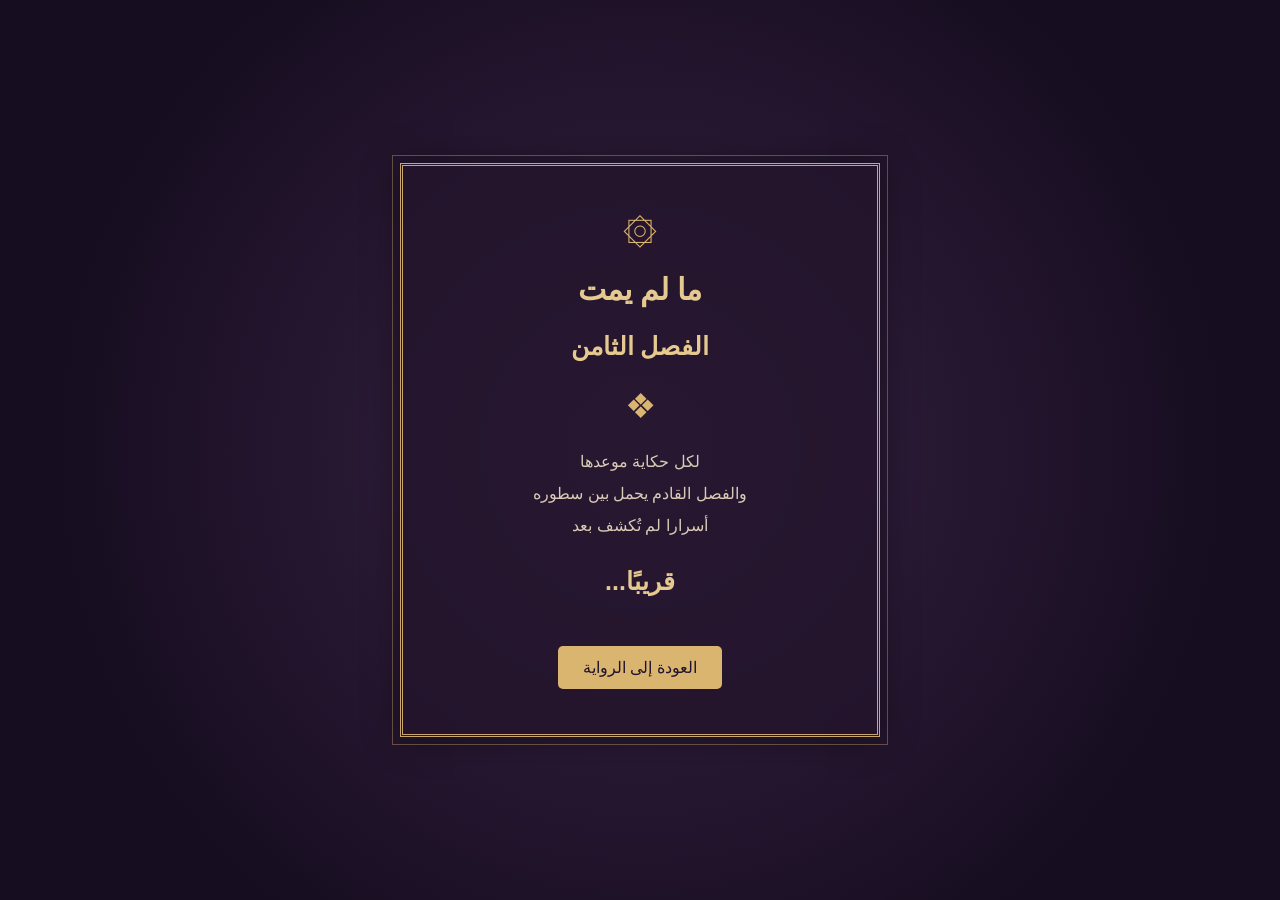
<file: coming-soon.html>
<!DOCTYPE html>
<html lang="ar" dir="rtl">
<head>
<meta charset="UTF-8">
<meta name="viewport" content="width=device-width, initial-scale=1.0">
<title>الفصل الثامن قريبًا | ما لم يمت</title>

<style>
* {
    box-sizing: border-box;
}

body {
    margin: 0;
    min-height: 100vh;
    display: flex;
    align-items: center;
    justify-content: center;
    padding: 20px;
    background: radial-gradient(circle, #392344, #160d20 75%);
    color: #e8d6b5;
    font-family: Tahoma, sans-serif;
    text-align: center;
}

.coming-card {
    width: 100%;
    max-width: 480px;
    padding: 45px 25px;
    border: 3px double #c9a66b;
    outline: 1px solid rgba(201,166,107,.4);
    outline-offset: 7px;
    background: rgba(35,21,44,.8);
    box-shadow: 0 0 35px rgba(0,0,0,.4);
}

.ornament {
    color: #d9b56f;
    font-size: 35px;
    margin-bottom: 20px;
}

h1, h2 {
    color: #e5c98f;
}

h1 { font-size: 30px; }
h2 { font-size: 25px; margin: 25px 0; }

p {
    color: #d9cbb5;
    line-height: 2;
    font-size: 16px;
}

.back-link {
    display: inline-block;
    margin-top: 25px;
    padding: 12px 25px;
    color: #21132d;
    background: #d9b56f;
    text-decoration: none;
    border-radius: 5px;
}
</style>
</head>

<body>
<main class="coming-card">
    <div class="ornament">۞</div>
    <h1>ما لم يمت</h1>
    <h2>الفصل الثامن</h2>
    <div class="ornament">❖</div>

    <p>
        لكل حكاية موعدها<br>
        والفصل القادم يحمل بين سطوره<br>
        أسرارا لم تُكشف بعد
    </p>

    <h2>قريبًا...</h2>

    <a class="back-link" href="qaswara.html">
        العودة إلى الرواية
    </a>
</main>
</body>
</html>
</file>
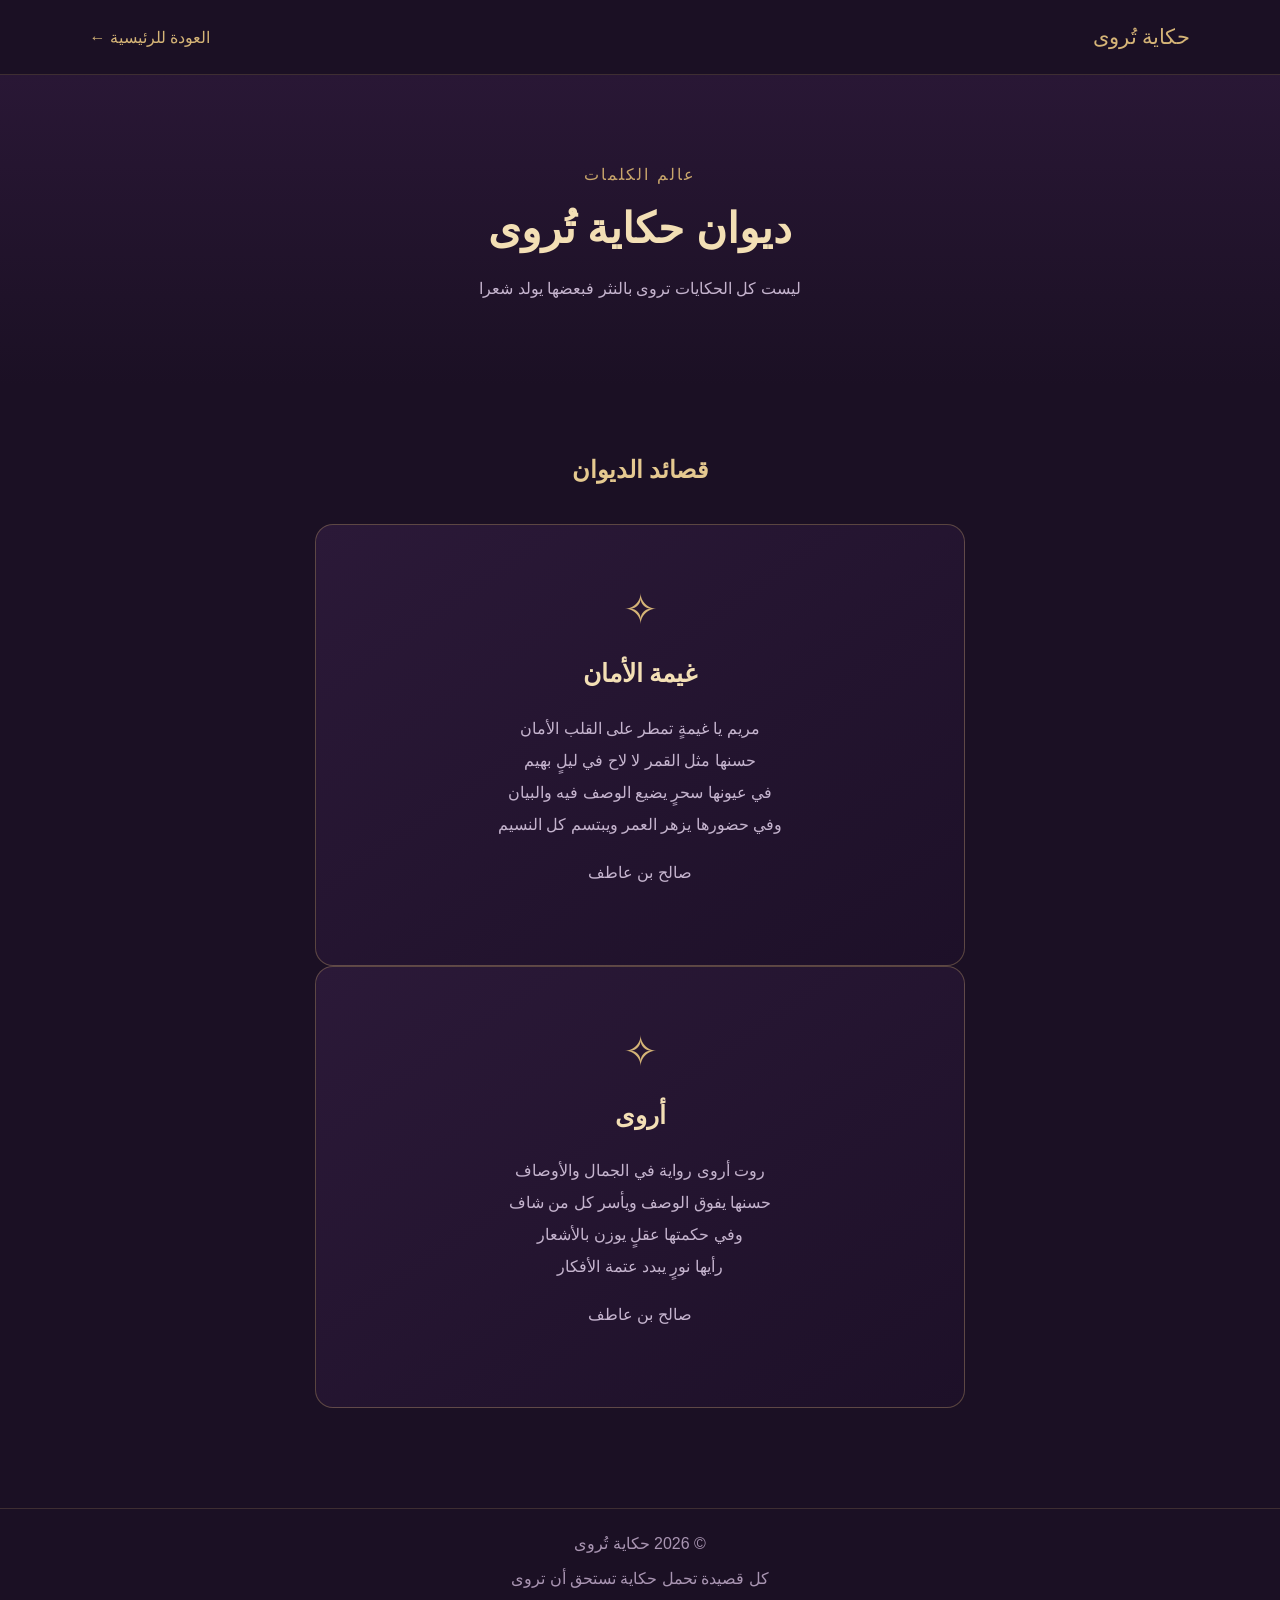
<file: poetry.html>
<!DOCTYPE html>
<html lang="ar" dir="rtl">
<head>
    <meta charset="UTF-8">
    <meta name="viewport" content="width=device-width, initial-scale=1.0">
    <title>ديوان حكاية تُروى</title>

    <style>
        * {
            box-sizing: border-box;
        }

        body {
            margin: 0;
            font-family: Tahoma, sans-serif;
            background: #1b1024;
            color: #f3dfb5;
        }

        .poetry-header {
            padding: 25px 7%;
            display: flex;
            justify-content: space-between;
            align-items: center;
            border-bottom: 1px solid rgba(201,166,107,0.2);
        }

        .logo {
            color: #d5b477;
            font-size: 21px;
            text-decoration: none;
        }

        .back-link {
            color: #d5b477;
            text-decoration: none;
        }

        .poetry-hero {
            text-align: center;
            padding: 90px 20px 65px;
            background: linear-gradient(180deg, #291735, #1b1024);
        }

        .poetry-hero span {
            color: #c9a66b;
            letter-spacing: 2px;
        }

        .poetry-hero h1 {
            font-size: 42px;
            margin: 20px 0;
        }

        .poetry-hero p {
            color: #c5b4ce;
            line-height: 2;
        }

        .poetry-library {
            max-width: 1000px;
            margin: auto;
            padding: 50px 20px 100px;
        }

        .poetry-library h2 {
            text-align: center;
            color: #e5c990;
            margin-bottom: 40px;
        }

        .empty-poetry {
            max-width: 650px;
            margin: auto;
            padding: 60px 25px;
            text-align: center;
            background: linear-gradient(145deg, #2b1938, #1d1028);
            border: 1px solid rgba(201,166,107,0.35);
            border-radius: 18px;
        }

        .empty-poetry .star {
            color: #d5b477;
            font-size: 42px;
        }

        .empty-poetry h3 {
            color: #f3dfb5;
            font-size: 25px;
        }

        .empty-poetry p {
            color: #c5b4ce;
            line-height: 2;
        }

        footer {
            text-align: center;
            padding: 25px;
            color: #a995b2;
            border-top: 1px solid rgba(201,166,107,0.2);
        }

        @media (max-width: 600px) {
            .poetry-hero h1 {
                font-size: 32px;
            }

            .poetry-header {
                padding: 20px;
            }
/* تحسين بطاقات ديوان الشعر */
.poetry-library {
    display: flex;
    flex-direction: column;
    align-items: center;
    width: 100%;
}

.poetry-library h2 {
    width: 100%;
    text-align: center;
}

.empty-poetry {
    width: 90%;
    max-width: 750px;
    margin: 25px auto;
    padding: 55px 30px;
    text-align: center;
    background: linear-gradient(145deg, #2b1938, #1b1024);
    border: 1px solid rgba(201, 166, 107, 0.5);
    border-radius: 20px;
    box-shadow: 0 10px 35px rgba(0, 0, 0, 0.25);
}

.empty-poetry h3 {
    color: #f3dfb5;
    font-size: 27px;
    margin: 20px 0;
}

.empty-poetry p {
    color: #d5c4df;
    line-height: 2.2;
    text-align: center;
}

.empty-poetry + .empty-poetry {
    margin-top: 30px;
}        }
    </style>
</head>

<body>

    <header class="poetry-header">
        <a href="index.html" class="logo">حكاية تُروى</a>
        <a href="index.html" class="back-link">العودة للرئيسية ←</a>
    </header>

    <section class="poetry-hero">
        <span>عالم الكلمات</span>
        <h1>ديوان حكاية تُروى</h1>
        <p>
            ليست كل الحكايات تروى بالنثر
            فبعضها يولد شعرا
        </p>
    </section>

    <main class="poetry-library">
        <h2>قصائد الديوان</h2>

<div class="empty-poetry">
    <div class="star">✧</div>

    <h3>غيمة الأمان</h3>

    <p>
        مريم يا غيمةٍ تمطر على القلب الأمان<br>
        حسنها مثل القمر لا لاح في ليلٍ بهيم<br>
        في عيونها سحرٍ يضيع الوصف فيه والبيان<br>
        وفي حضورها يزهر العمر ويبتسم كل النسيم
    </p>

    <p> صالح بن عاطف</p>
</div> <div class="empty-poetry">
    <div class="star">✧</div>

    <h3>أروى</h3>

    <p>
        روت أروى رواية في الجمال والأوصاف<br>
        حسنها يفوق الوصف ويأسر كل من شاف<br>
        وفي حكمتها عقلٍ يوزن بالأشعار<br>
        رأيها نورٍ يبدد عتمة الأفكار
    </p>

    <p>صالح بن عاطف</p>
</div>
    </main>

    <footer>
        © 2026 حكاية تُروى
        <p>كل قصيدة تحمل حكاية تستحق أن تروى</p>
    </footer>

</body>
</html>
</file>
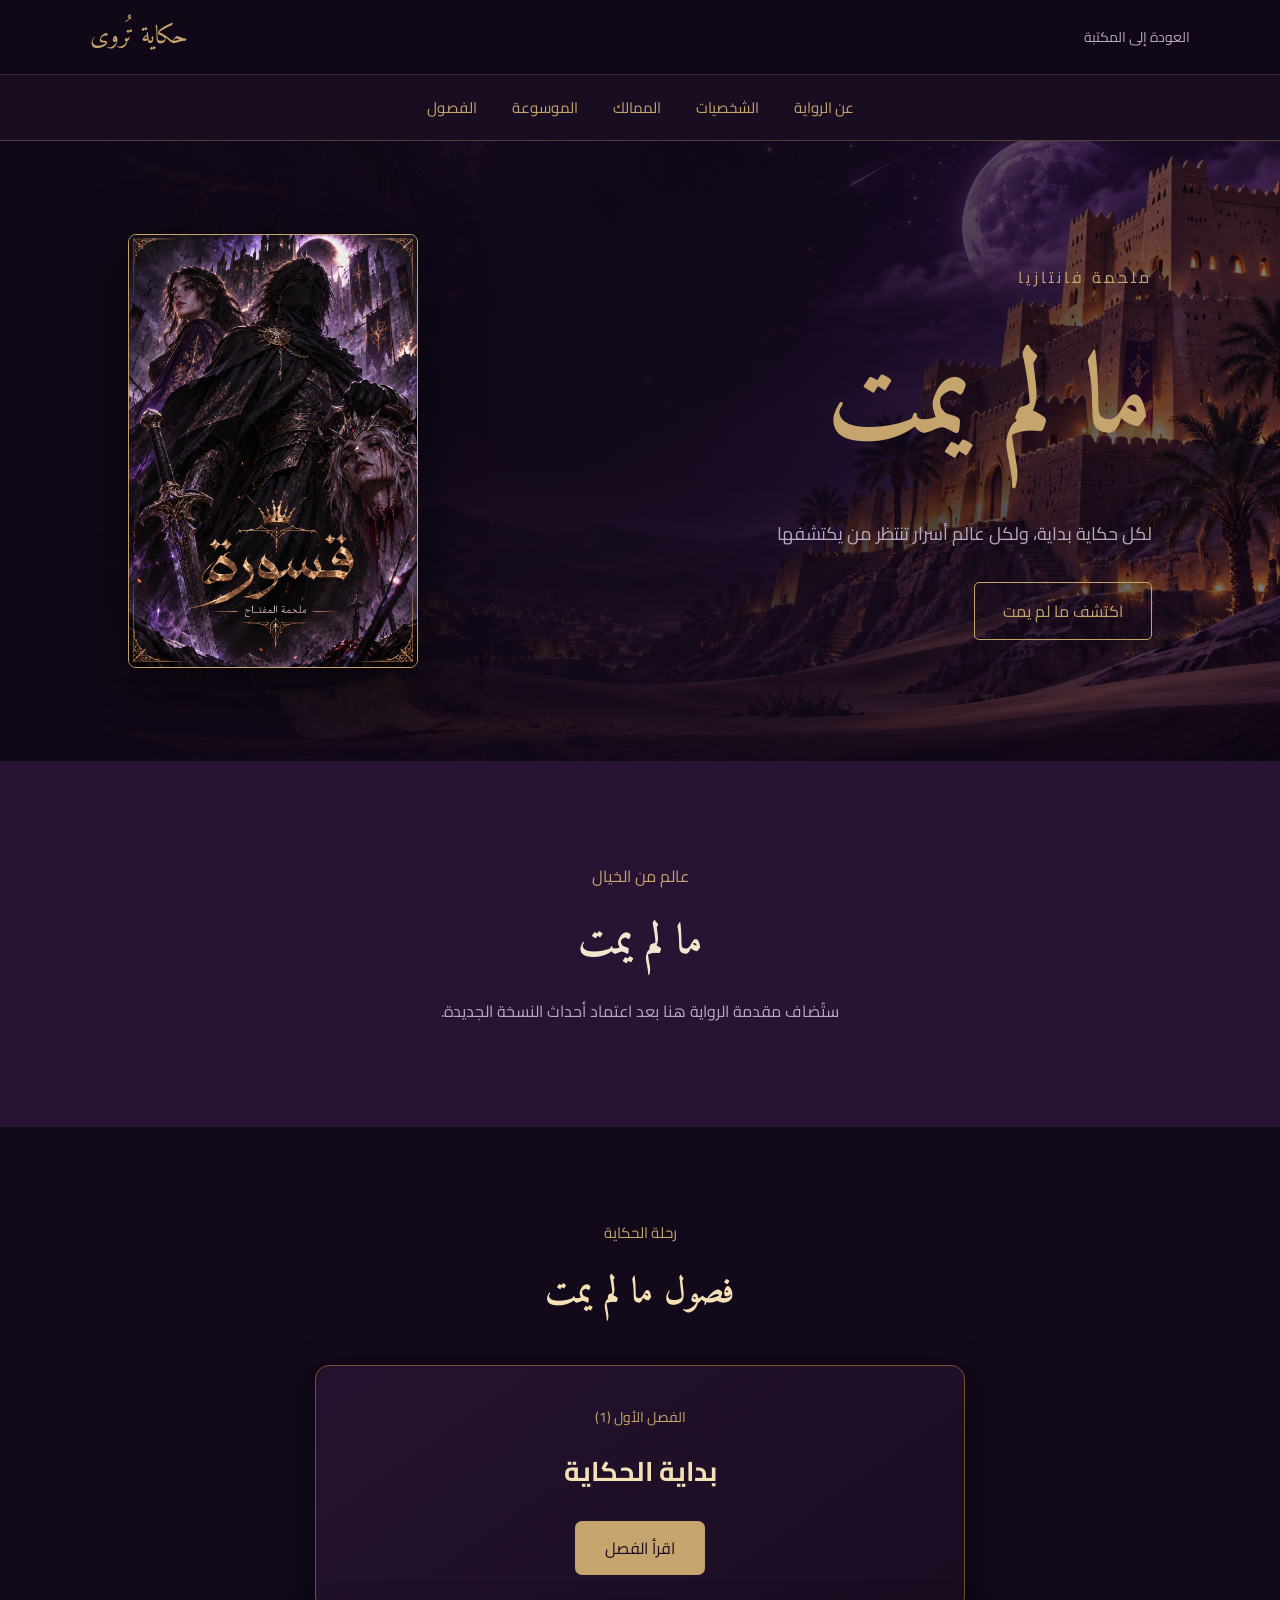
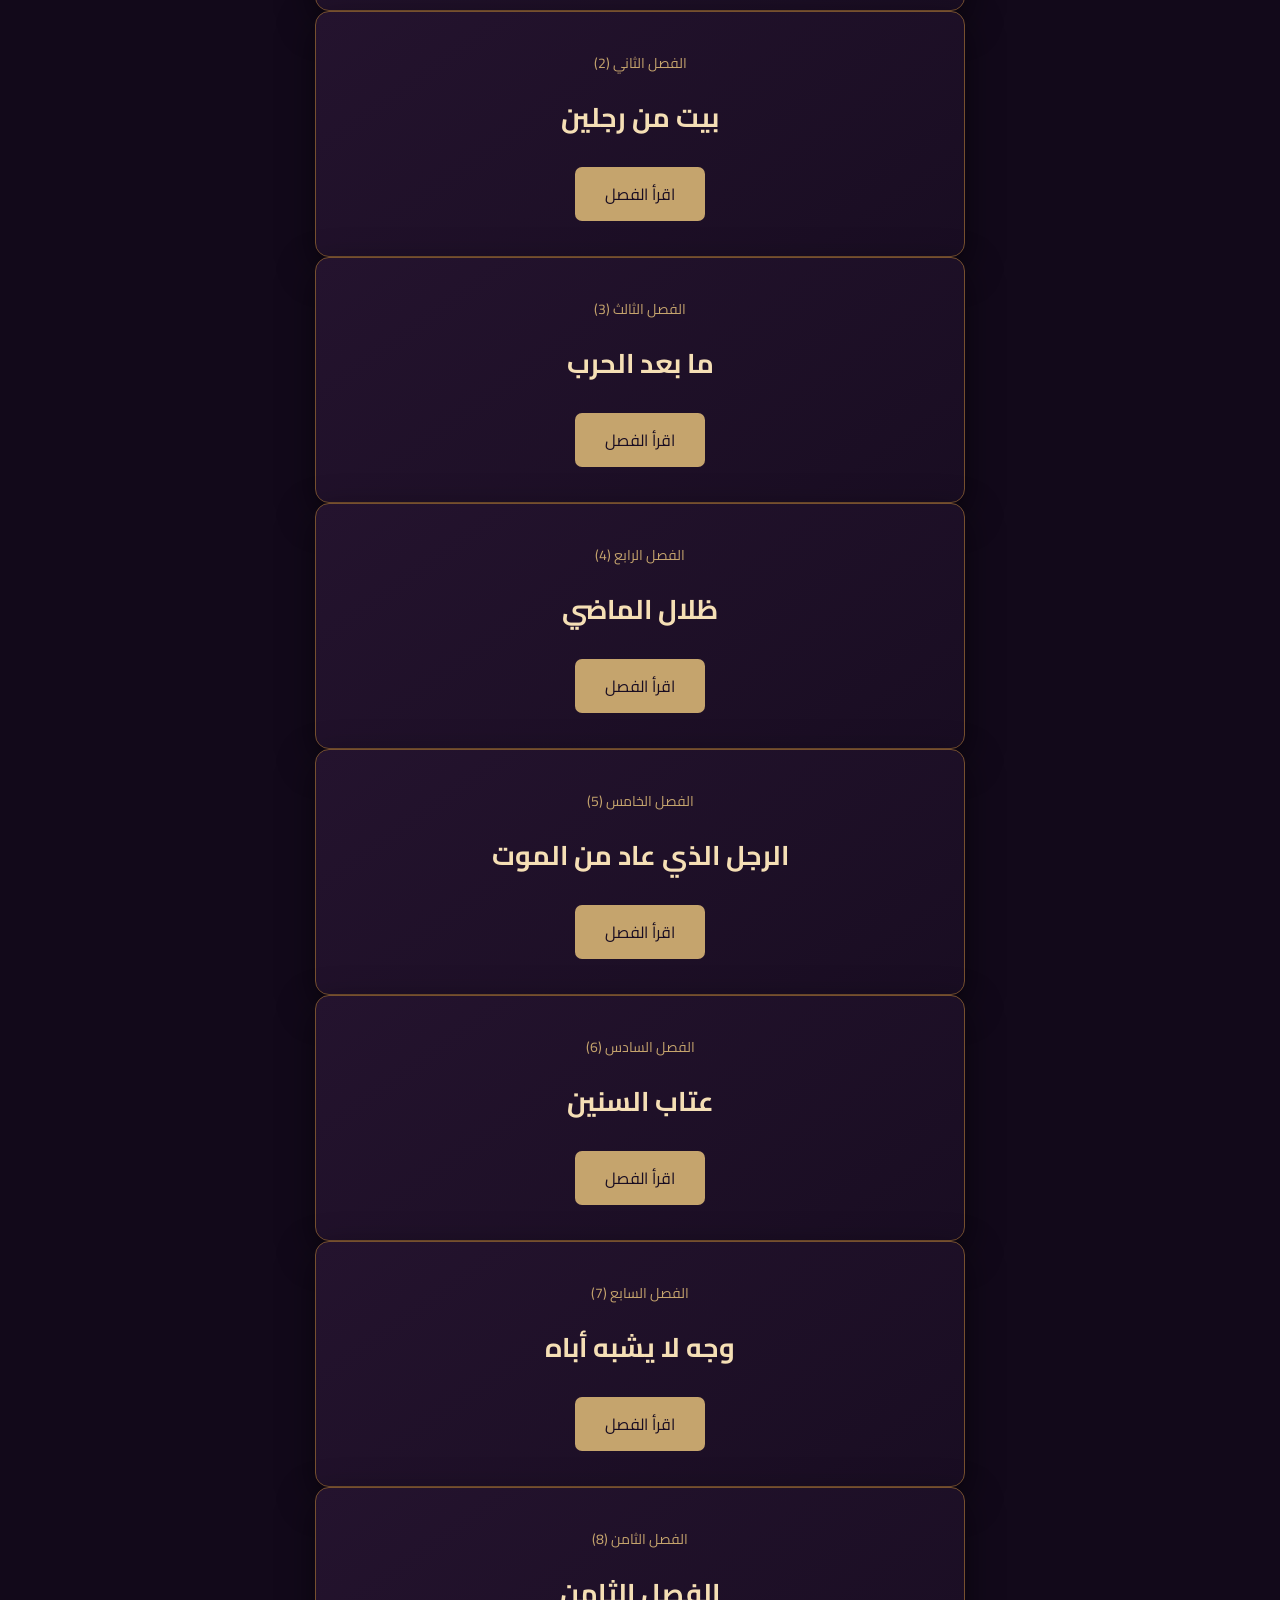
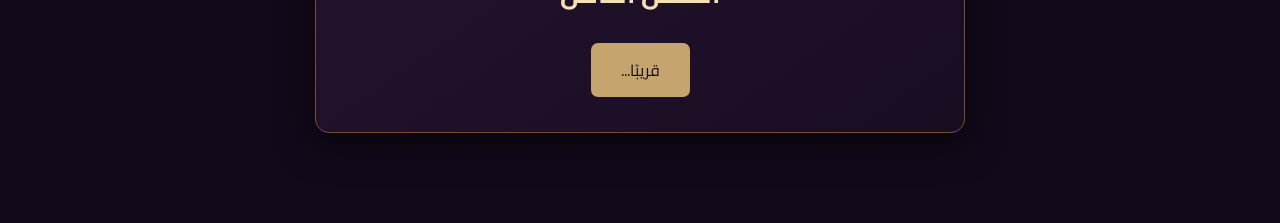
<file: qaswara.html>
<!DOCTYPE html>
<html lang="ar" dir="rtl">
<head>
    <meta charset="UTF-8">
    <meta name="viewport" content="width=device-width, initial-scale=1.0">
    <title>ما لم يمت | حكاية تُروى</title>
    <link rel="stylesheet" href="qaswara.css">
</head>

<body>

    <header class="top-bar">
        <a href="index.html" class="back-link">العودة إلى المكتبة</a>
        <span class="brand">حكاية تُروى</span>
    </header>
<nav class="novel-nav">
    <a href="#story">عن الرواية</a>
    <a href="#characters">الشخصيات</a>
    <a href="#kingdoms">الممالك</a>
    <a href="#encyclopedia">الموسوعة</a>
    <a href="#chapters">الفصول</a>
</nav>
    <main class="hero">

        <div class="hero-content">
            <span class="eyebrow">ملحمة فانتازيا</span>

            <h1>ما لم يمت</h1>

            <p>
                لكل حكاية بداية، ولكل عالم أسرار تنتظر من يكتشفها
            </p>

            <a href="#story" class="main-button">اكتشف  ما لم يمت</a>
        </div>

        <div class="cover-frame">
            <img src="qaswara-cover.png" alt="غلاف رواية قسورة">
        </div>

    </main>

    <section class="story-intro" id="story">
        <span>عالم من الخيال</span>
        <h2>ما لم يمت</h2>
        <p>
            ستُضاف مقدمة الرواية هنا بعد اعتماد أحداث النسخة الجديدة.
        </p>
    </section>

<section class="chapters-section" id="chapters">
    <span>رحلة الحكاية</span>
    <h2>فصول ما لم يمت</h2>

    <div class="chapter-card">
    <span>الفصل الأول (1)</span>
    <h3>بداية الحكاية</h3>
    <a href="chapters/chapter-01.html">
        اقرأ الفصل
    </a>
</div>

<div class="chapter-card">
    <span>الفصل الثاني (2)</span>
    <h3>بيت من رجلين</h3>
    <a href="chapters/chapter-02.html">
        اقرأ الفصل
    </a>
</div>
<div class="chapter-card">
    <span>الفصل الثالث (3)</span>
    <h3>ما بعد الحرب</h3>
    <a href="chapters/chapter-03.html">
        اقرأ الفصل
    </a>
</div> 
<div class="chapter-card">
    <span>الفصل الرابع (4)</span>
    <h3>ظلال الماضي</h3>
    <a href="chapters/chapter-04.html">
        اقرأ الفصل
    </a>
</div> <div class="chapter-card">
    <span>الفصل الخامس (5)</span>
    <h3>الرجل الذي عاد من الموت</h3>
    <a href="chapters/chapter-05.html">
        اقرأ الفصل
    </a>
</div>
<div class="chapter-card">
    <span>الفصل السادس (6)</span>
    <h3>عتاب السنين</h3>
    <a href="chapters/chapter-06.html">
        اقرأ الفصل
    </a>
</div> 
<div class="chapter-card">
    <span>الفصل السابع (7)</span>
    <h3>وجه لا يشبه أباه</h3>
    <a href="chapters/chapter-07.html">
        اقرأ الفصل
    </a>
</div>

<div class="chapter-card">
    <span>الفصل الثامن (8)</span>
    <h3>الفصل الثامن</h3>
    <a href="coming-soon.html">قريبًا...</a>
</div>

</section>

</body>
</html>
</file>
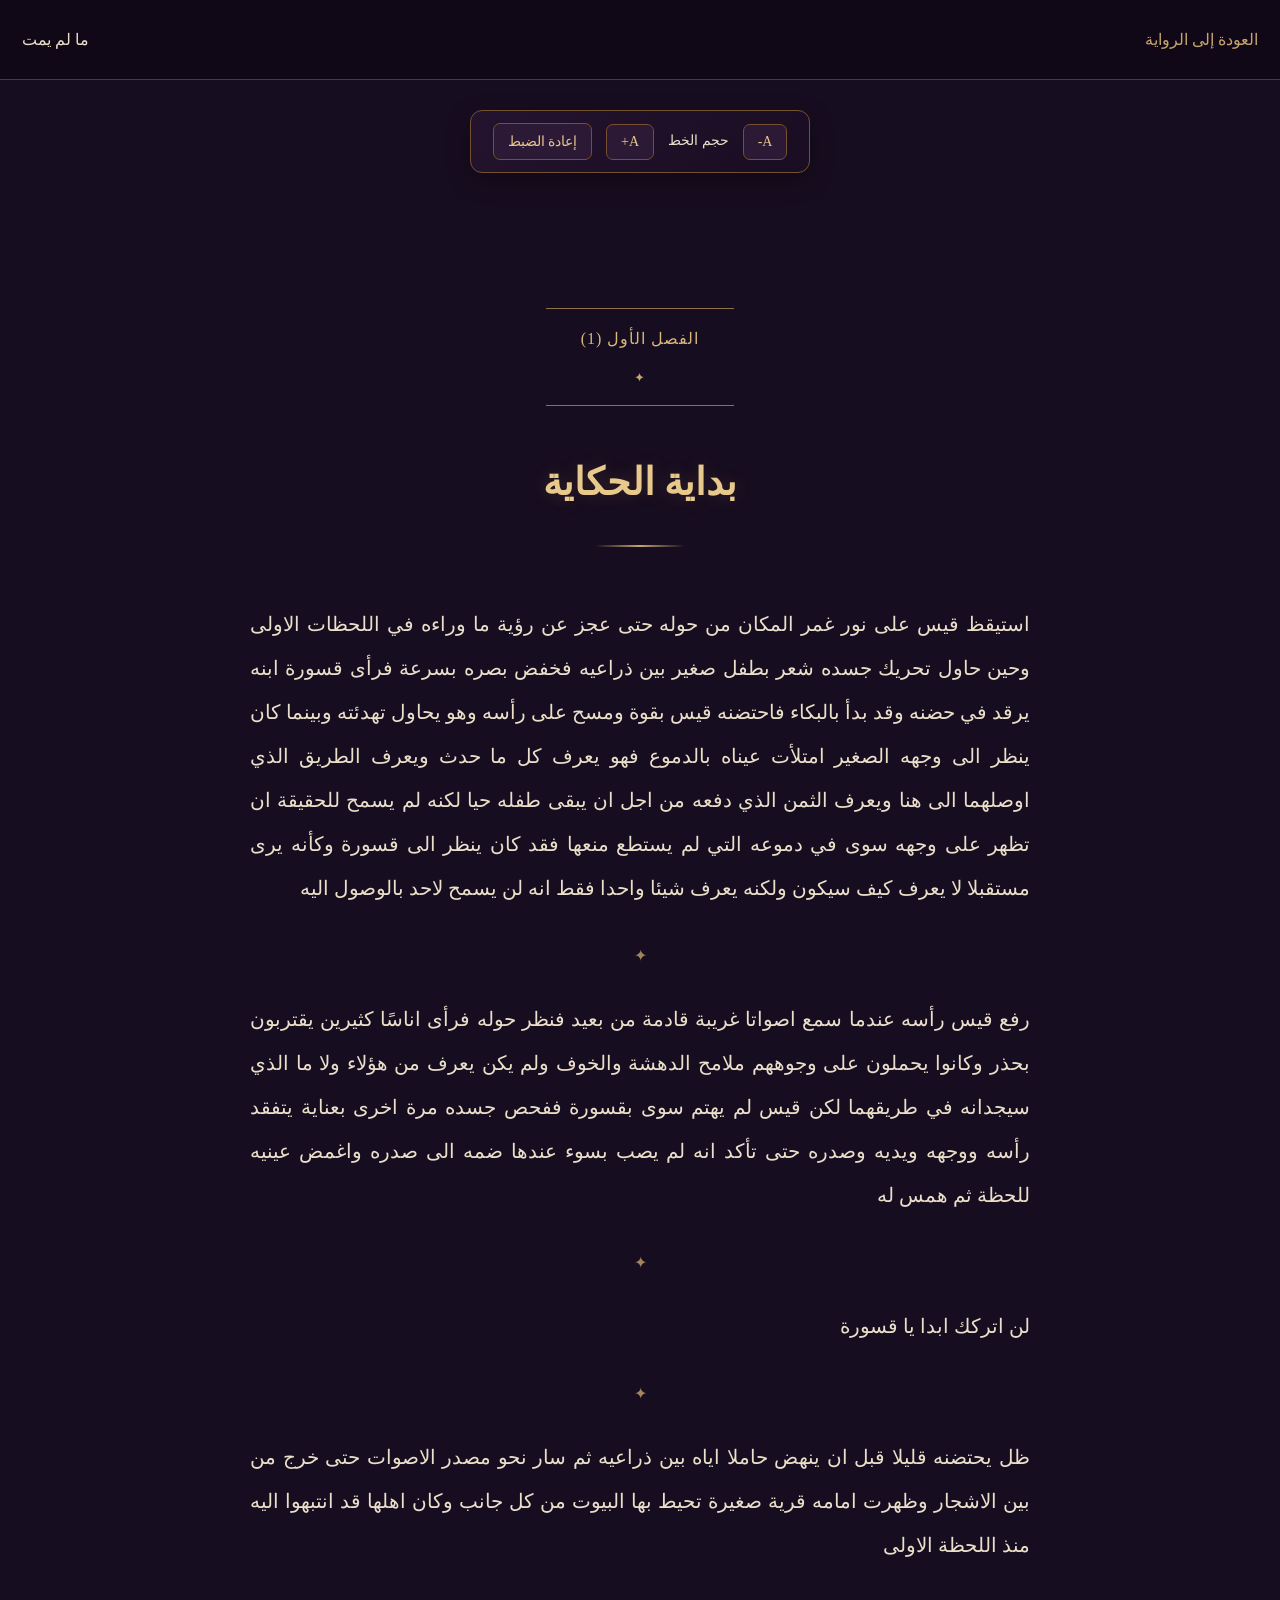
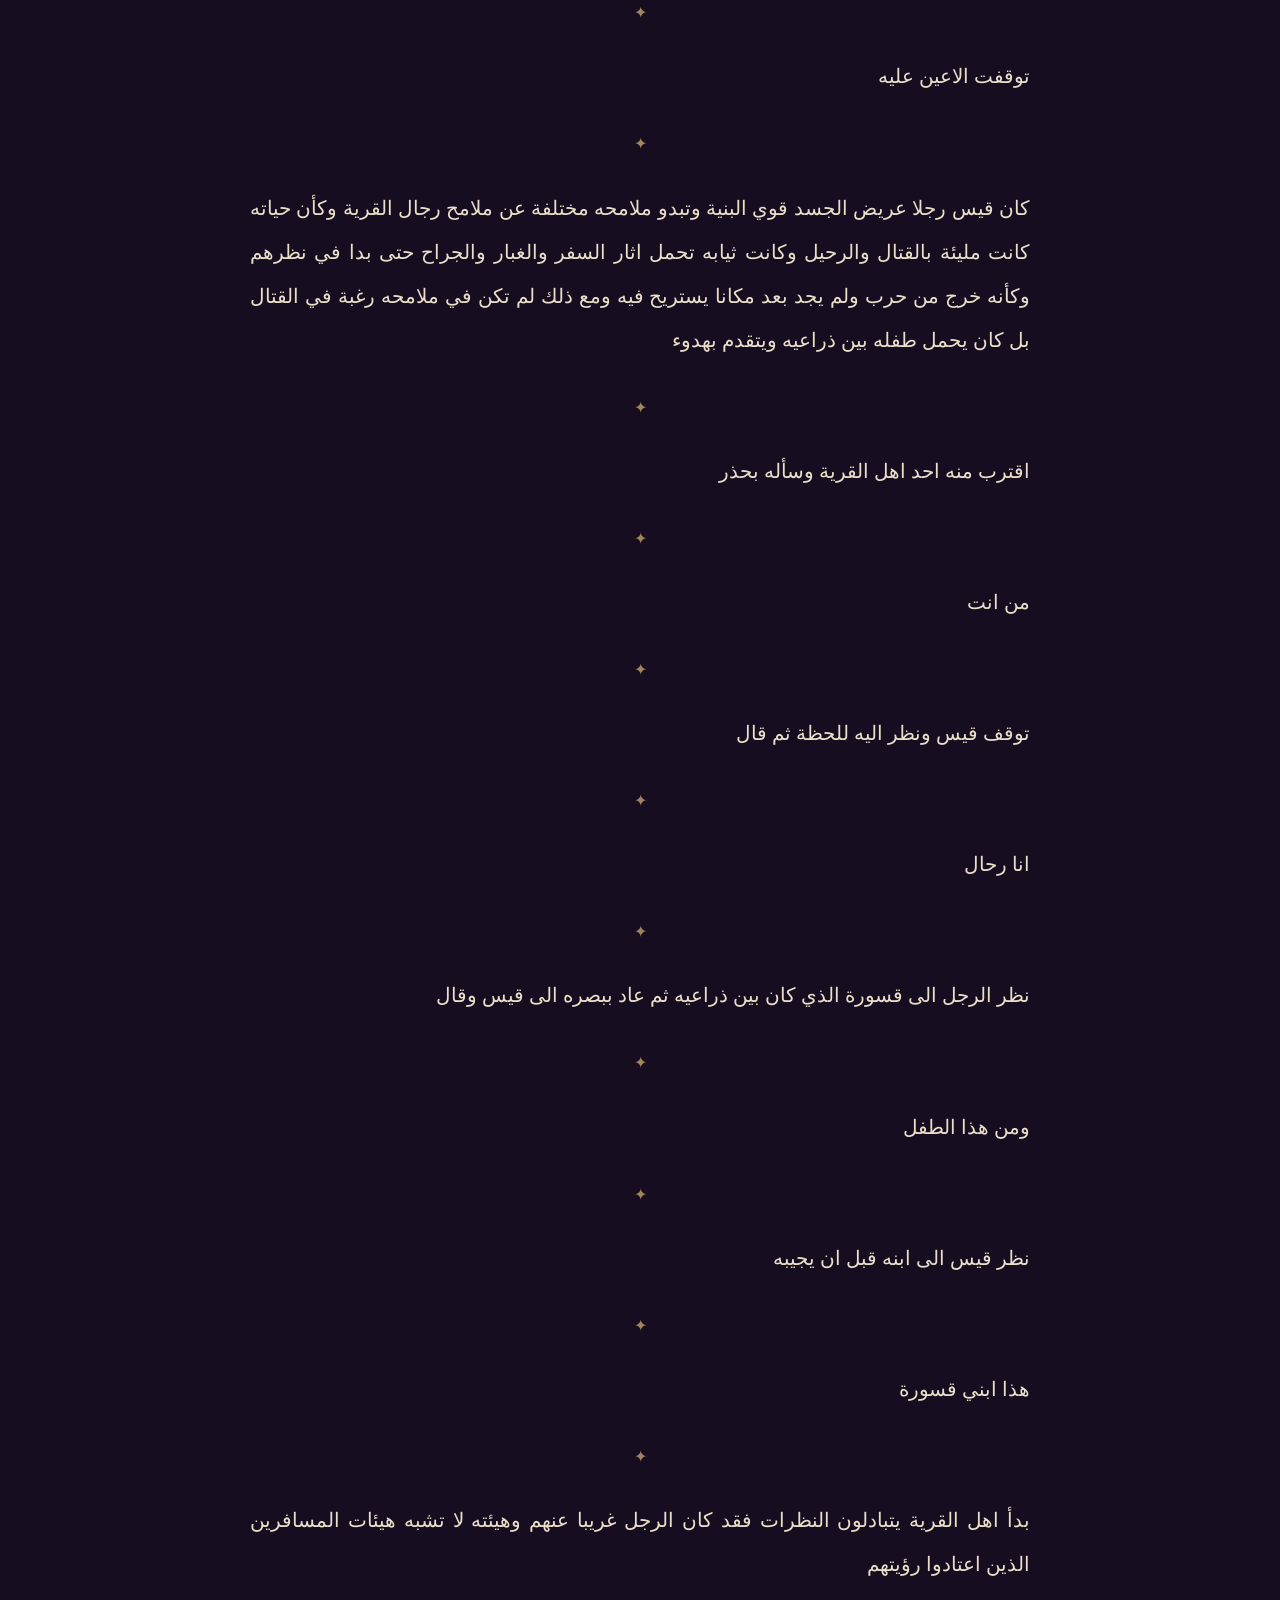
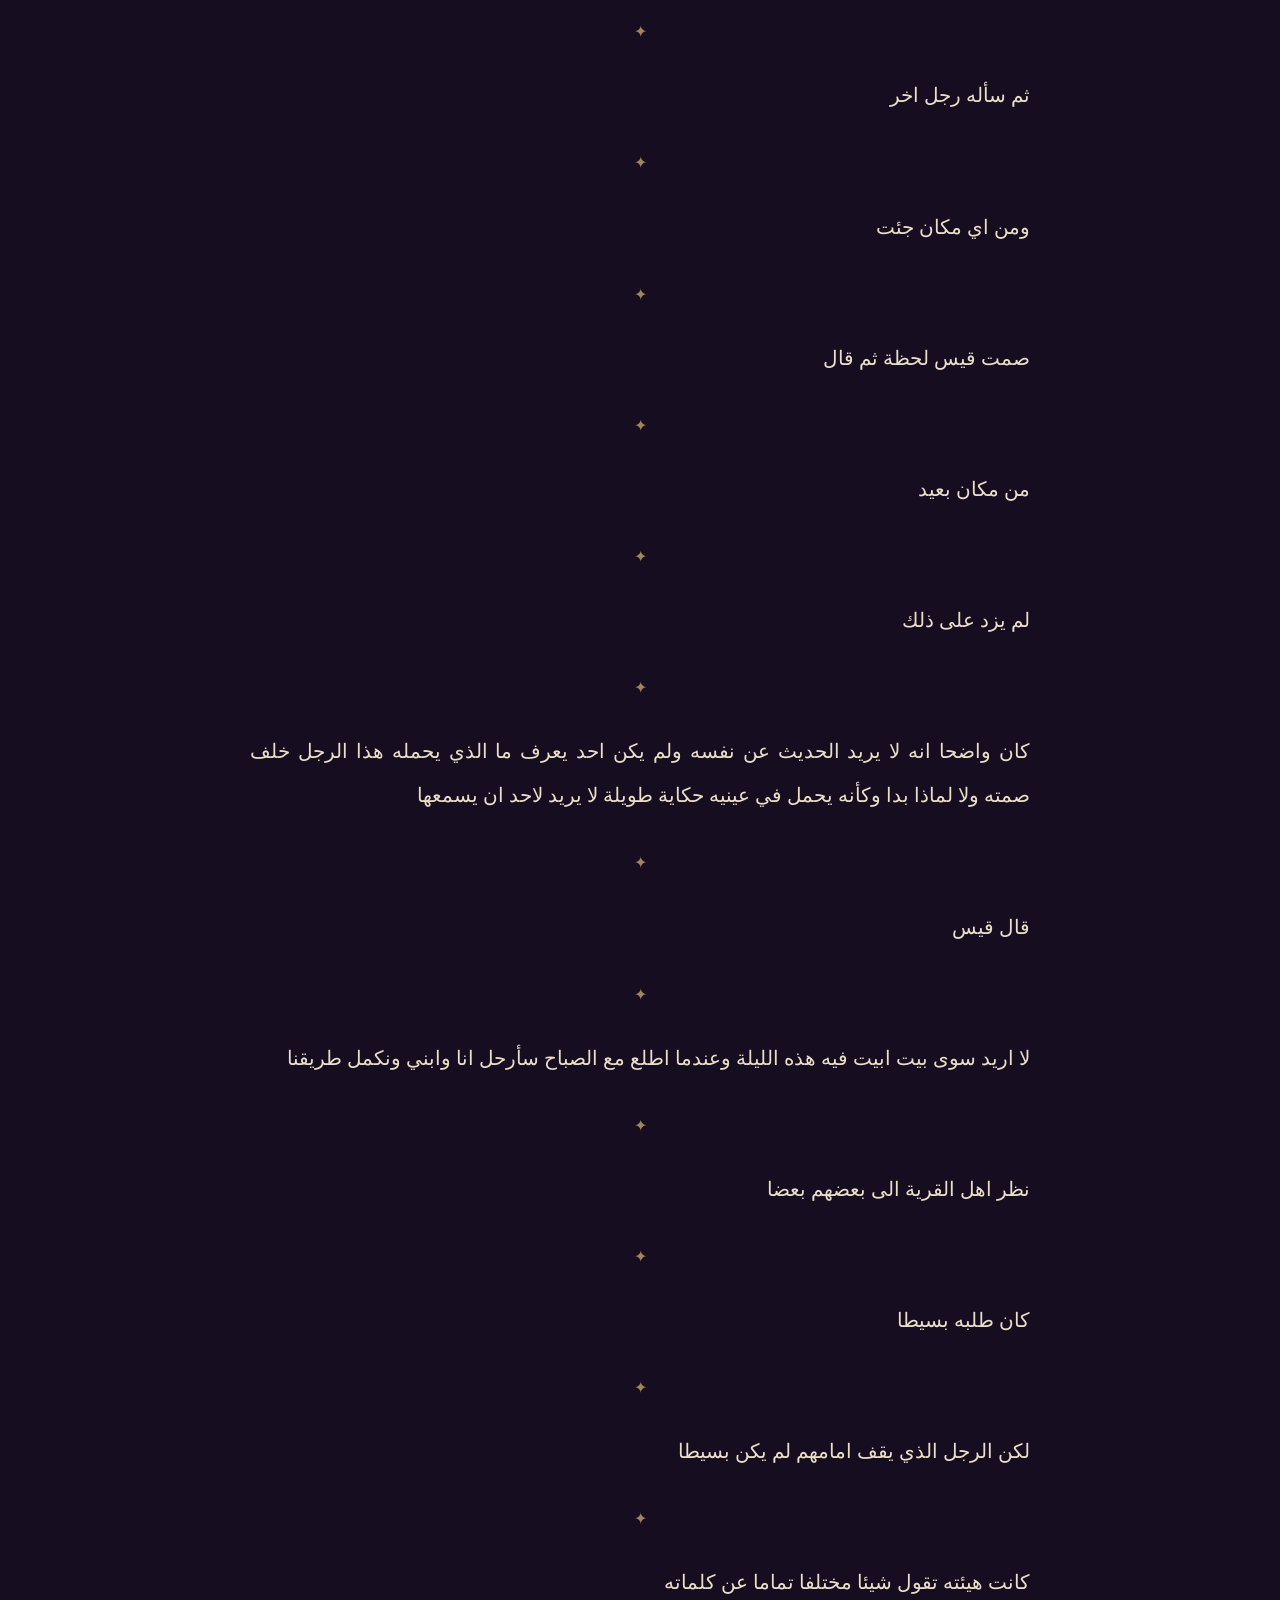
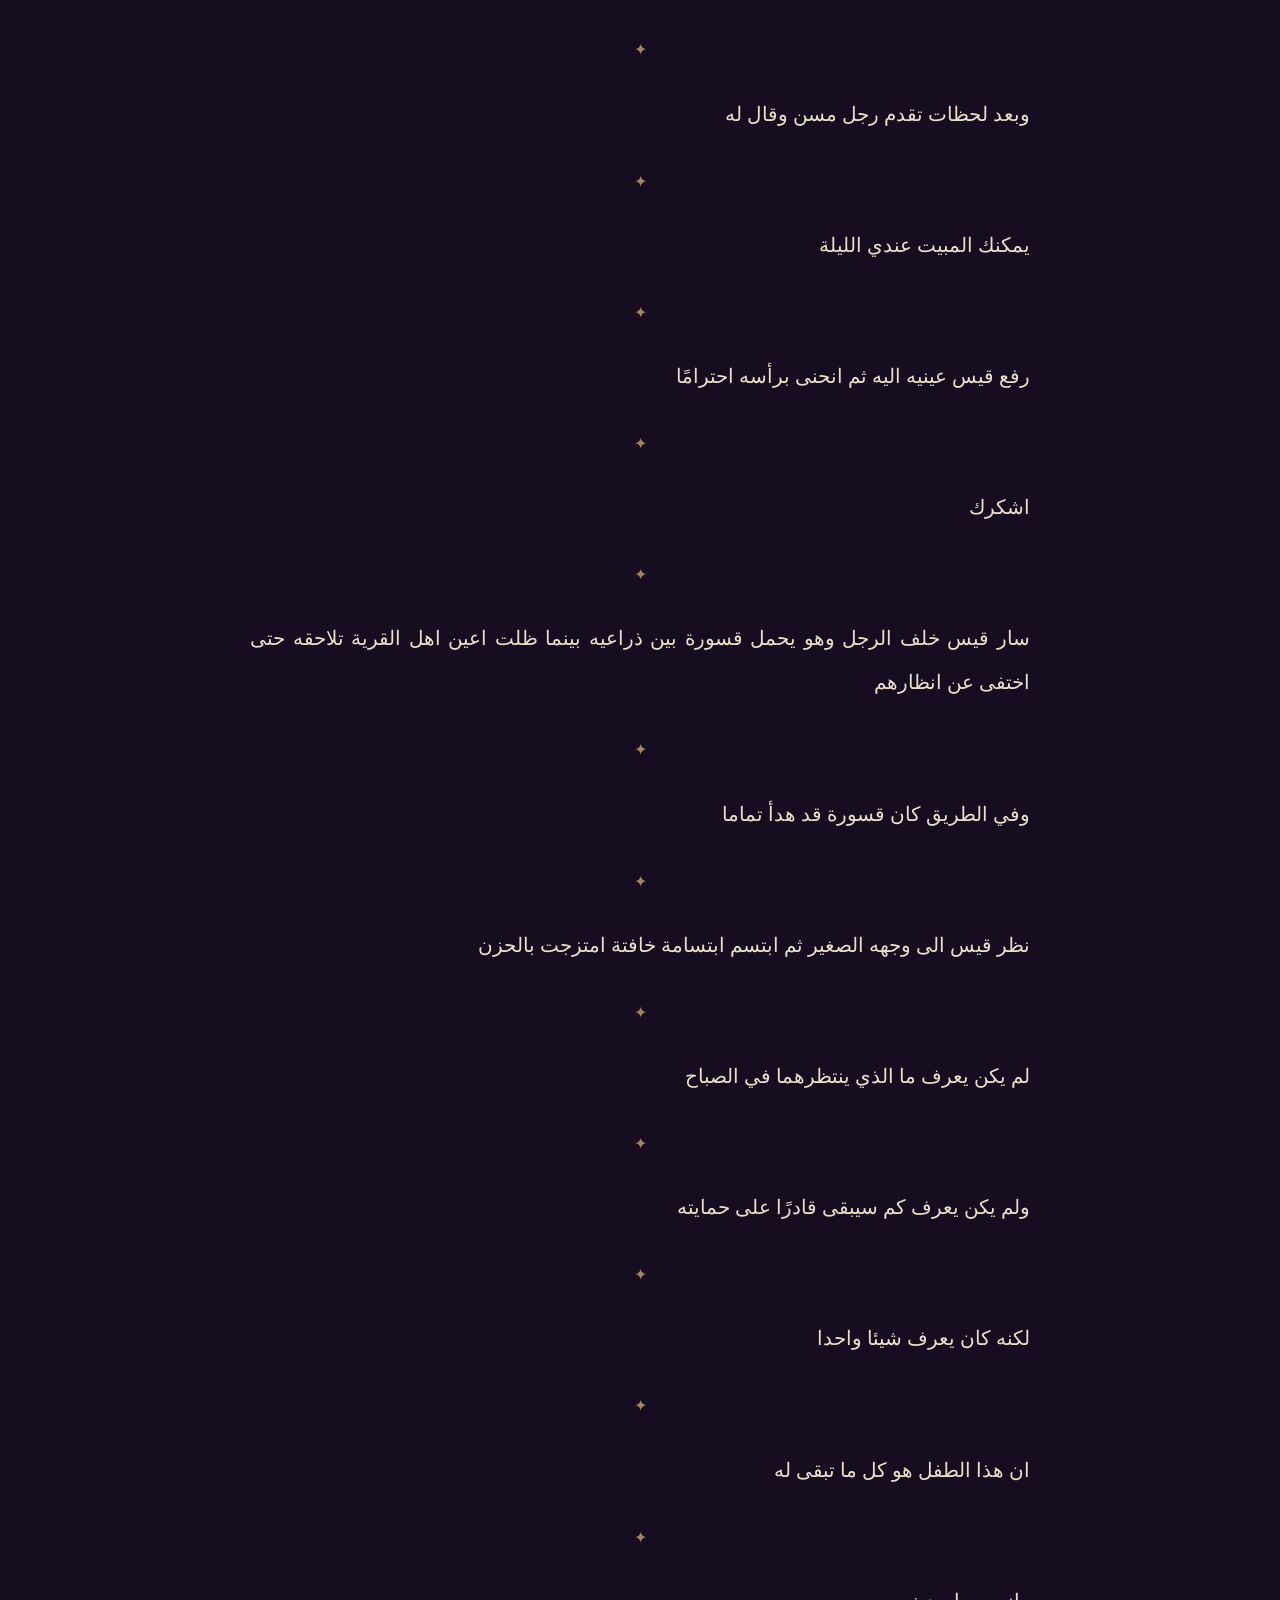
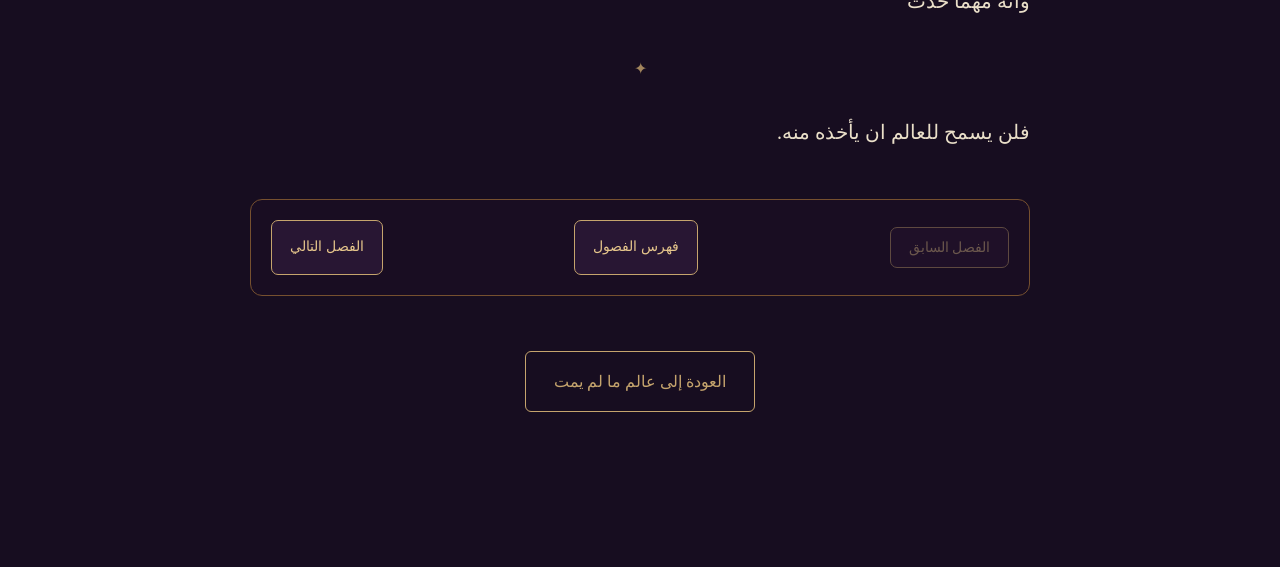
<file: chapters/chapter-01.html>
<!DOCTYPE html>
<html lang="ar" dir="rtl">
<head>
    <meta charset="UTF-8">
    <meta name="viewport" content="width=device-width, initial-scale=1.0">
    <title>بداية الحكاية | ما لم يمت</title>

    <style> 
/* Reading Toolbar */
.reading-tools {
    display: flex;
    align-items: center;
    justify-content: center;
    gap: 14px;
    width: fit-content;
    max-width: 92%;
    margin: 30px auto;
    padding: 12px 22px;
    background: linear-gradient(145deg, #24132e, #190d22);
    border: 1px solid #76502f;
    border-radius: 12px;
    box-shadow: 0 8px 25px #0005;
    color: #c5a46d;
}

.reading-tools span {
    font-size: 14px;
    color: #eadfc9;
}

.reading-tools button {
    background: #2b1935;
    color: #e5c58b;
    border: 1px solid #76502f;
    border-radius: 7px;
    padding: 9px 14px;
    font-family: inherit;
    font-size: 14px;
    cursor: pointer;
    transition: 0.3s ease;
}

.reading-tools button:hover {
    background: #c5a46d;
    color: #190d22;
    border-color: #e5c58b;
    transform: translateY(-2px);
}

@media (max-width: 600px) {
    .reading-tools {
        gap: 8px;
        padding: 10px;
    }

    .reading-tools button {
        padding: 8px 10px;
        font-size: 12px;
    }
}

        * {
            box-sizing: border-box;
        }

        body {
            margin: 0;
            background: #170d20;
            color: #eadfc9;
            font-family: serif;
            line-height: 2.2;
        }

        .reader-header {
            padding: 22px;
            background: #100817;
            border-bottom: 1px solid #c5a46d55;
            display: flex;
            justify-content: space-between;
            align-items: center;
        }

        .reader-header a {
            color: #c5a46d;
            text-decoration: none;
        }

        .reader {
            max-width: 850px;
            margin: 65px auto;
            padding: 35px;
        }

        .chapter-number {
            color: #c5a46d;
            text-align: center;
        }

        h1 {
            text-align: center;
            color: #e4c58d;
            font-size: 38px;
            margin-bottom: 45px;
        }

        .story-text {
            font-size: 20px;
            text-align: justify;
            white-space: normal;
        }

        .story-text p {
            margin-bottom: 25px;
        }

        .back-button {
            display: block;
            width: fit-content;
            margin: 55px auto;
            padding: 12px 28px;
            border: 1px solid #c5a46d;
            border-radius: 6px;
            color: #c5a46d;
            text-decoration: none;
        }

        @media (max-width: 600px) {
            .reader {
                padding: 22px;
                margin: 30px auto;
            }

            .story-text {
                font-size: 18px;
            }

            h1 {
                font-size: 30px;
            }
        }/* زخرفة عنوان الفصل */
.reader h1 {
    color: #e8c98b;
    font-size: 38px;
    text-align: center;
    margin: 35px 0 55px;
    text-shadow: 0 0 18px rgba(197, 157, 92, 0.2);
}

.reader h1::after {
    content: "";
    display: block;
    width: 90px;
    height: 2px;
    margin: 20px auto 0;
    background: linear-gradient(
        to right,
        transparent,
        #c5a46d,
        transparent
    );
}
 /* فواصل فقرات الرواية */
.story-text p + p::before {
    content: "✦";
    display: block;
    text-align: center;
    color: #c5a46d;
    font-size: 16px;
    margin: 24px auto;
    opacity: 0.8;
}

.story-text p {
    margin-bottom: 28px;
    line-height: 2.2;
} /* إطار عنوان الفصل */
.chapter-number {
    display: table;
    margin: 35px auto 25px;
    padding: 12px 35px;
    color: #d9b879;
    border-top: 1px solid #8f7047;
    border-bottom: 1px solid #8f7047;
    position: relative;
    letter-spacing: 1px;
}

.chapter-number::after {
    content: "✦";
    display: block;
    color: #c5a46d;
    font-size: 13px;
    margin-top: 8px;
} 
.chapter-navigation {
    display: flex;
    justify-content: space-between;
    align-items: center;
    gap: 12px;
    max-width: 850px;
    margin: 45px auto 25px;
    padding: 20px;
    background: #190d22;
    border: 1px solid #76502f;
    border-radius: 12px;
}

.chapter-navigation a,
.chapter-navigation button {
    padding: 11px 18px;
    border: 1px solid #c5a46d;
    border-radius: 7px;
    color: #e5c58b;
    background: #281633;
    text-decoration: none;
    font-family: inherit;
    font-size: 14px;
}

.chapter-navigation .nav-disabled {
    opacity: 0.4;
    cursor: not-allowed;
}

@media (max-width: 600px) {
    .chapter-navigation {
        padding: 12px 8px;
        gap: 6px;
    }

    .chapter-navigation a,
    .chapter-navigation button {
        padding: 9px 8px;
        font-size: 12px;
    }
}
 </style>
</head>

<body>

<header class="reader-header">
    <a href="../qaswara.html">العودة إلى الرواية</a>
    <span>ما لم يمت</span>
</header>

<div class="reading-tools">
    <button id="decrease-font">A-</button>
    <span>حجم الخط</span>
    <button id="increase-font">A+</button>
    <button id="reset-font">إعادة الضبط</button>
</div>

<main class="reader">

    <div class="chapter-number">الفصل الأول (1)</div>

    <h1>بداية الحكاية</h1>

    <article class="story-text">

        <p>
استيقظ قيس على نور غمر المكان من حوله حتى عجز عن رؤية ما وراءه في اللحظات الاولى وحين حاول تحريك جسده شعر بطفل صغير بين ذراعيه فخفض بصره بسرعة فرأى قسورة ابنه يرقد في حضنه وقد بدأ بالبكاء فاحتضنه قيس بقوة ومسح على رأسه وهو يحاول تهدئته وبينما كان ينظر الى وجهه الصغير امتلأت عيناه بالدموع فهو يعرف كل ما حدث ويعرف الطريق الذي اوصلهما الى هنا ويعرف الثمن الذي دفعه من اجل ان يبقى طفله حيا لكنه لم يسمح للحقيقة ان تظهر على وجهه سوى في دموعه التي لم يستطع منعها فقد كان ينظر الى قسورة وكأنه يرى مستقبلا لا يعرف كيف سيكون ولكنه يعرف شيئا واحدا فقط انه لن يسمح لاحد بالوصول اليه
        </p>

        <p>
رفع قيس رأسه عندما سمع اصواتا غريبة قادمة من بعيد فنظر حوله فرأى اناسًا كثيرين يقتربون بحذر وكانوا يحملون على وجوههم ملامح الدهشة والخوف ولم يكن يعرف من هؤلاء ولا ما الذي سيجدانه في طريقهما لكن قيس لم يهتم سوى بقسورة ففحص جسده مرة اخرى بعناية يتفقد رأسه ووجهه ويديه وصدره حتى تأكد انه لم يصب بسوء عندها ضمه الى صدره واغمض عينيه للحظة ثم همس له
        </p>

        <p>
لن اتركك ابدا يا قسورة
        </p>

        <p>
ظل يحتضنه قليلا قبل ان ينهض حاملا اياه بين ذراعيه ثم سار نحو مصدر الاصوات حتى خرج من بين الاشجار وظهرت امامه قرية صغيرة تحيط بها البيوت من كل جانب وكان اهلها قد انتبهوا اليه منذ اللحظة الاولى
        </p>

        <p>
توقفت الاعين عليه
        </p>

        <p>
كان قيس رجلا عريض الجسد قوي البنية وتبدو ملامحه مختلفة عن ملامح رجال القرية وكأن حياته كانت مليئة بالقتال والرحيل وكانت ثيابه تحمل اثار السفر والغبار والجراح حتى بدا في نظرهم وكأنه خرج من حرب ولم يجد بعد مكانا يستريح فيه ومع ذلك لم تكن في ملامحه رغبة في القتال بل كان يحمل طفله بين ذراعيه ويتقدم بهدوء
        </p>

        <p>
اقترب منه احد اهل القرية وسأله بحذر
        </p>

        <p>
من انت
        </p>

        <p>
توقف قيس ونظر اليه للحظة ثم قال
        </p>

        <p>
انا رحال
        </p>

        <p>
نظر الرجل الى قسورة الذي كان بين ذراعيه ثم عاد ببصره الى قيس وقال
        </p>

        <p>
ومن هذا الطفل
        </p>

        <p>
نظر قيس الى ابنه قبل ان يجيبه
        </p>

        <p>
هذا ابني قسورة
        </p>

        <p>
بدأ اهل القرية يتبادلون النظرات فقد كان الرجل غريبا عنهم وهيئته لا تشبه هيئات المسافرين الذين اعتادوا رؤيتهم
        </p>

        <p>
ثم سأله رجل اخر
        </p>

        <p>
ومن اي مكان جئت
        </p>

        <p>
صمت قيس لحظة ثم قال
        </p>

        <p>
من مكان بعيد
        </p>

        <p>
لم يزد على ذلك
        </p>

        <p>
كان واضحا انه لا يريد الحديث عن نفسه ولم يكن احد يعرف ما الذي يحمله هذا الرجل خلف صمته ولا لماذا بدا وكأنه يحمل في عينيه حكاية طويلة لا يريد لاحد ان يسمعها
        </p>

        <p>
قال قيس
        </p>

        <p>
لا اريد سوى بيت ابيت فيه هذه الليلة وعندما اطلع مع الصباح سأرحل انا وابني ونكمل طريقنا
        </p>

        <p>
نظر اهل القرية الى بعضهم بعضا
        </p>

        <p>
كان طلبه بسيطا
        </p>

        <p>
لكن الرجل الذي يقف امامهم لم يكن بسيطا
        </p>

        <p>
كانت هيئته تقول شيئا مختلفا تماما عن كلماته
        </p>

        <p>
وبعد لحظات تقدم رجل مسن وقال له
        </p>

        <p>
يمكنك المبيت عندي الليلة
        </p>

        <p>
رفع قيس عينيه اليه ثم انحنى برأسه احترامًا
        </p>

        <p>
اشكرك
        </p>

        <p>
سار قيس خلف الرجل وهو يحمل قسورة بين ذراعيه بينما ظلت اعين اهل القرية تلاحقه حتى اختفى عن انظارهم
        </p>

        <p>
وفي الطريق كان قسورة قد هدأ تماما
        </p>

        <p>
نظر قيس الى وجهه الصغير ثم ابتسم ابتسامة خافتة امتزجت بالحزن
        </p>

        <p>
لم يكن يعرف ما الذي ينتظرهما في الصباح
        </p>

        <p>
ولم يكن يعرف كم سيبقى قادرًا على حمايته
        </p>

        <p>
لكنه كان يعرف شيئا واحدا
        </p>

        <p>
ان هذا الطفل هو كل ما تبقى له
        </p>

        <p>
وانه مهما حدث
        </p>

        <p>
فلن يسمح للعالم ان يأخذه منه.
        </p>

    </article>

<nav class="chapter-navigation">
    <button class="nav-disabled" disabled>
        الفصل السابق
    </button>

    <a href="../qaswara.html">
        فهرس الفصول
    </a>

    <a href="chapter-02.html">
    الفصل التالي
</a>
</nav>

    <a class="back-button" href="../qaswara.html">
        العودة إلى عالم ما لم يمت
    </a>

</main>
<script>
const storyText = document.querySelector(".story-text");

let fontSize = 18;

document.getElementById("increase-font").onclick = function() {
    fontSize += 2;
    storyText.style.fontSize = fontSize + "px";
};

document.getElementById("decrease-font").onclick = function() {
    if (fontSize > 12) {
        fontSize -= 2;
        storyText.style.fontSize = fontSize + "px";
    }
};

document.getElementById("reset-font").onclick = function() {
    fontSize = 18;
    storyText.style.fontSize = fontSize + "px";
};
</script>
</body>
</html>
</file>
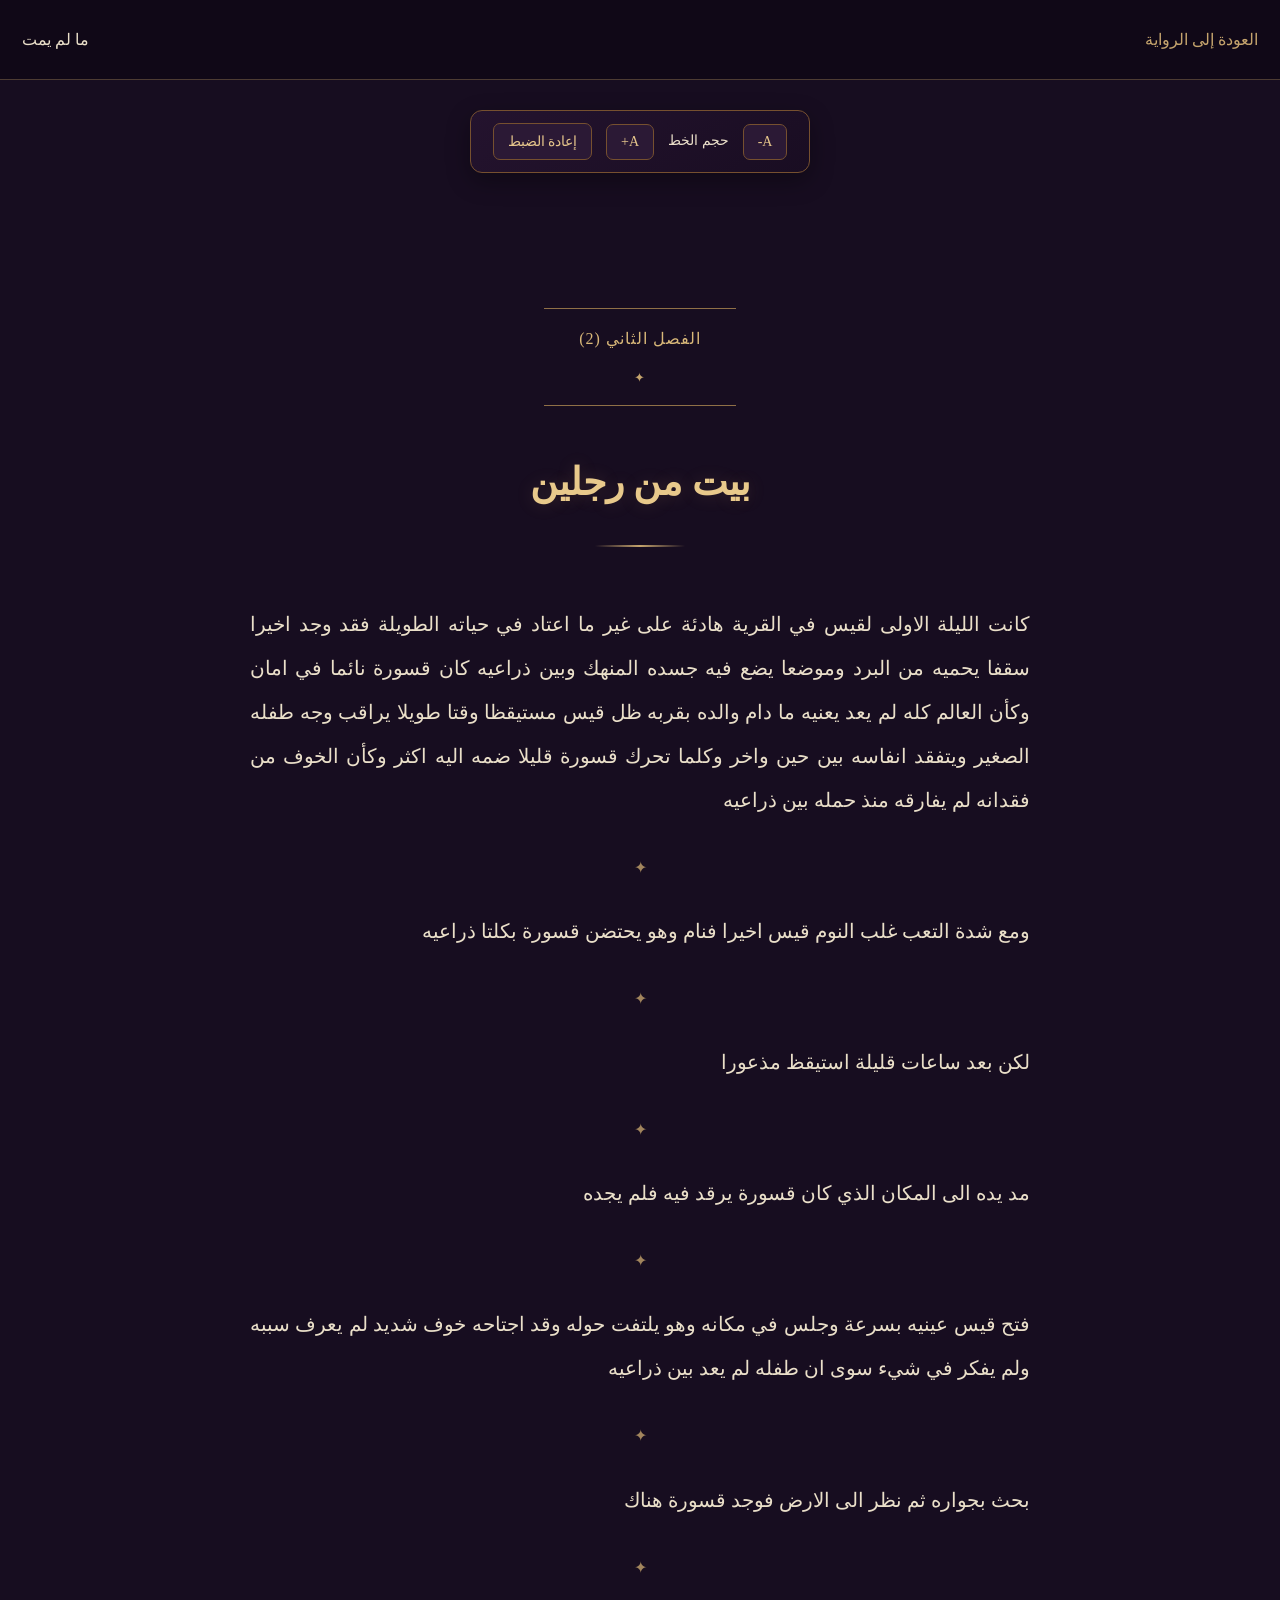
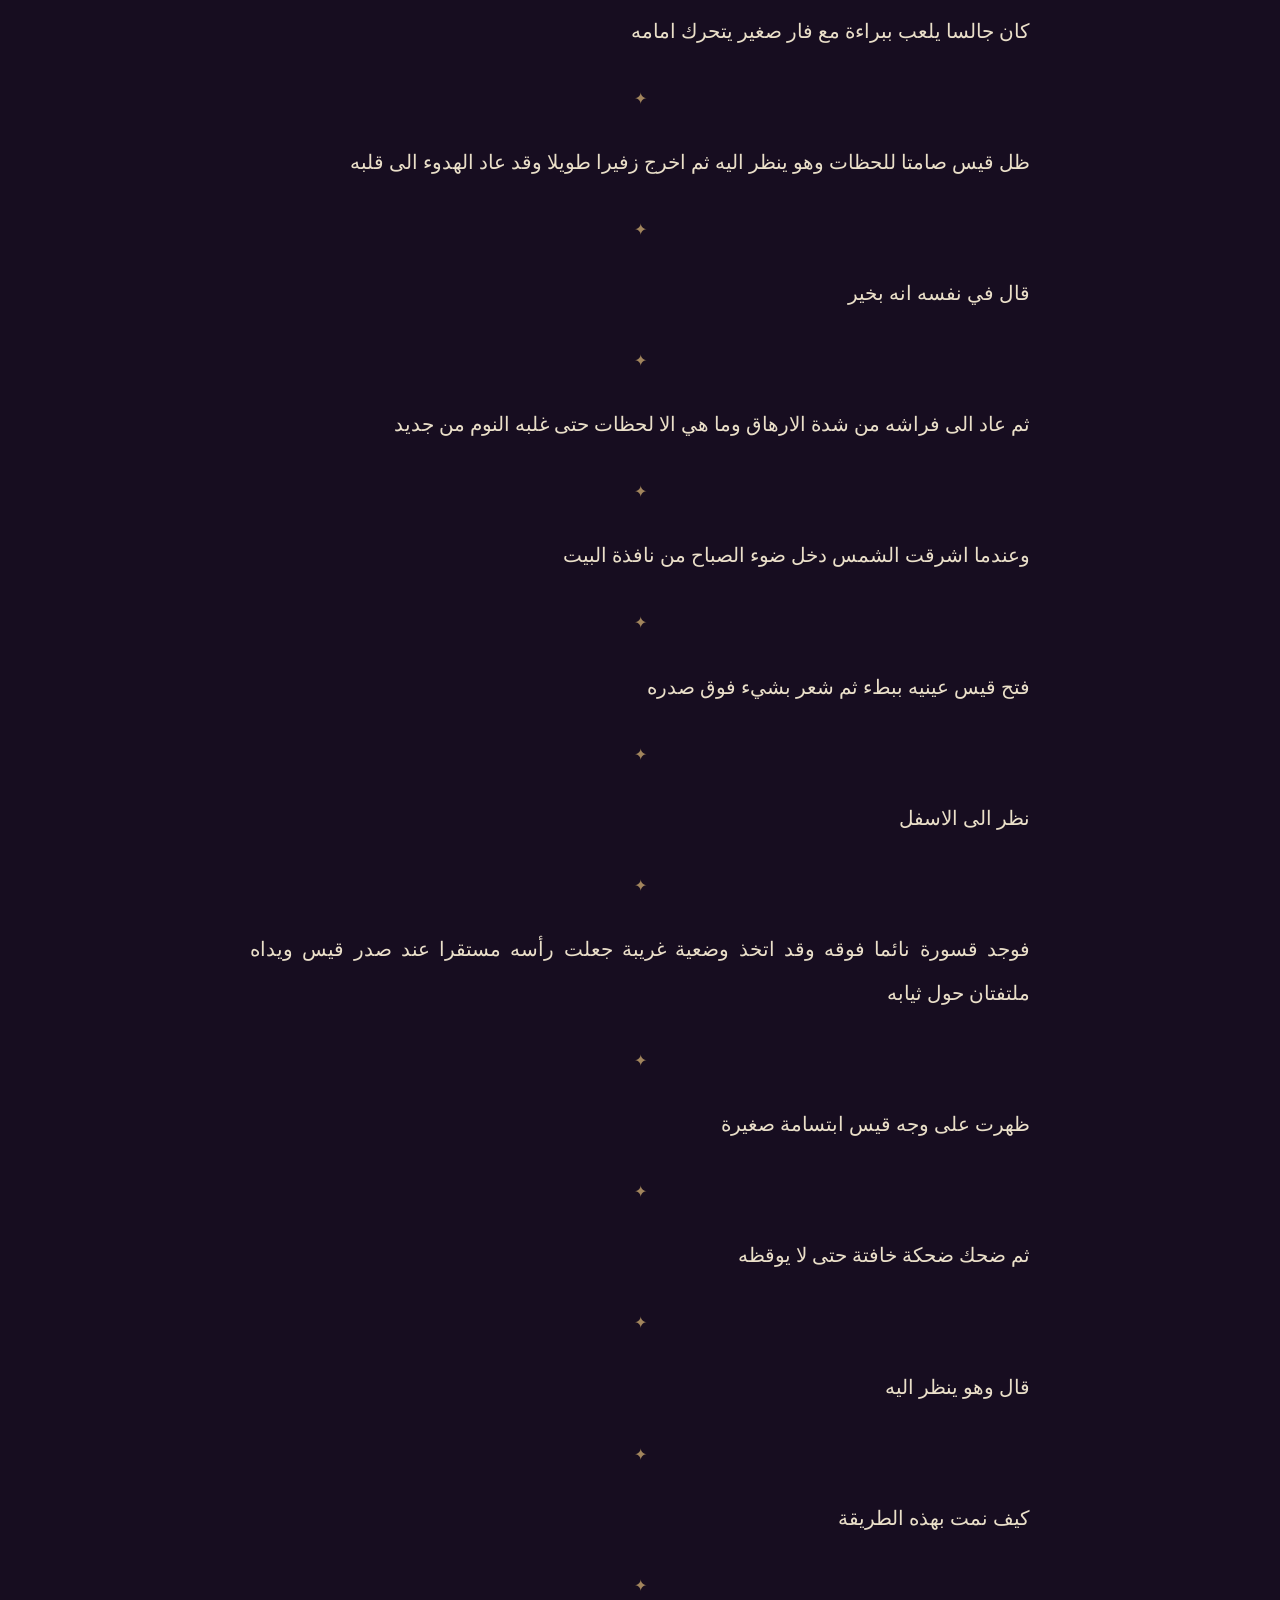
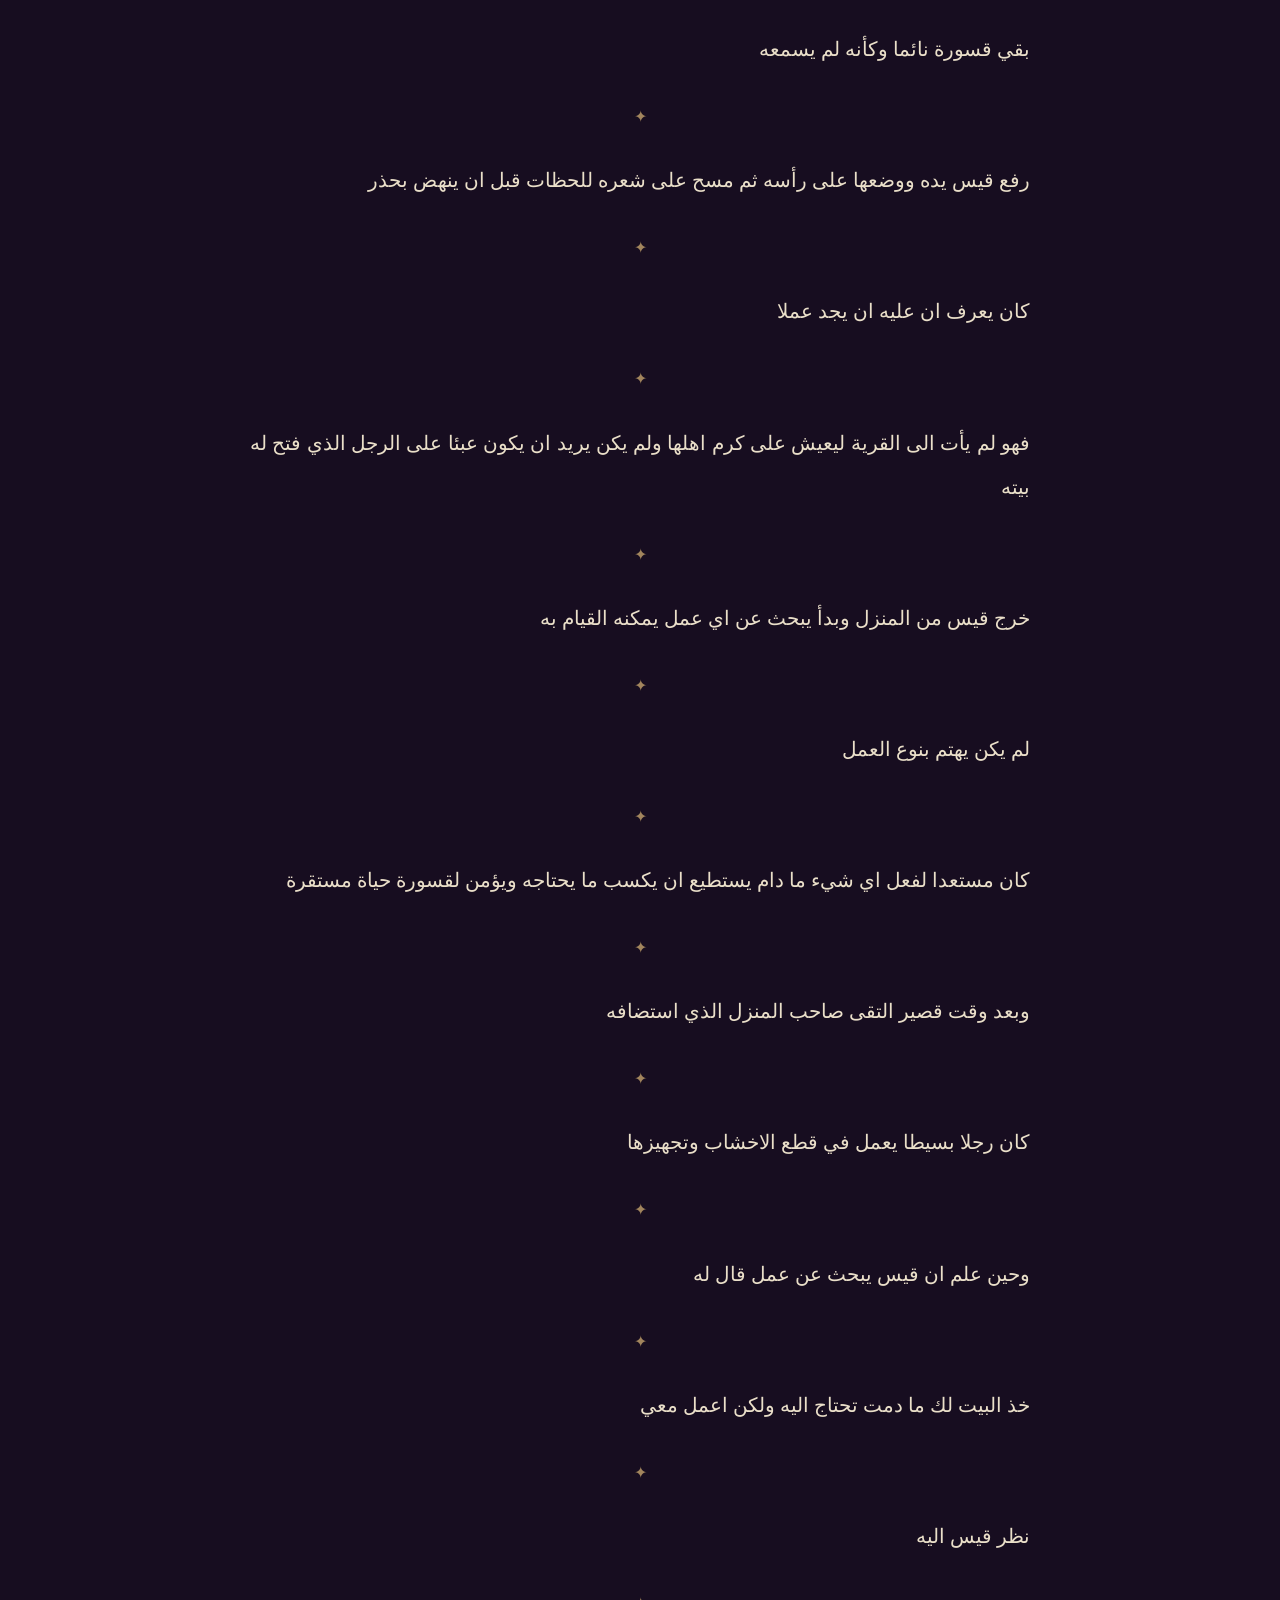
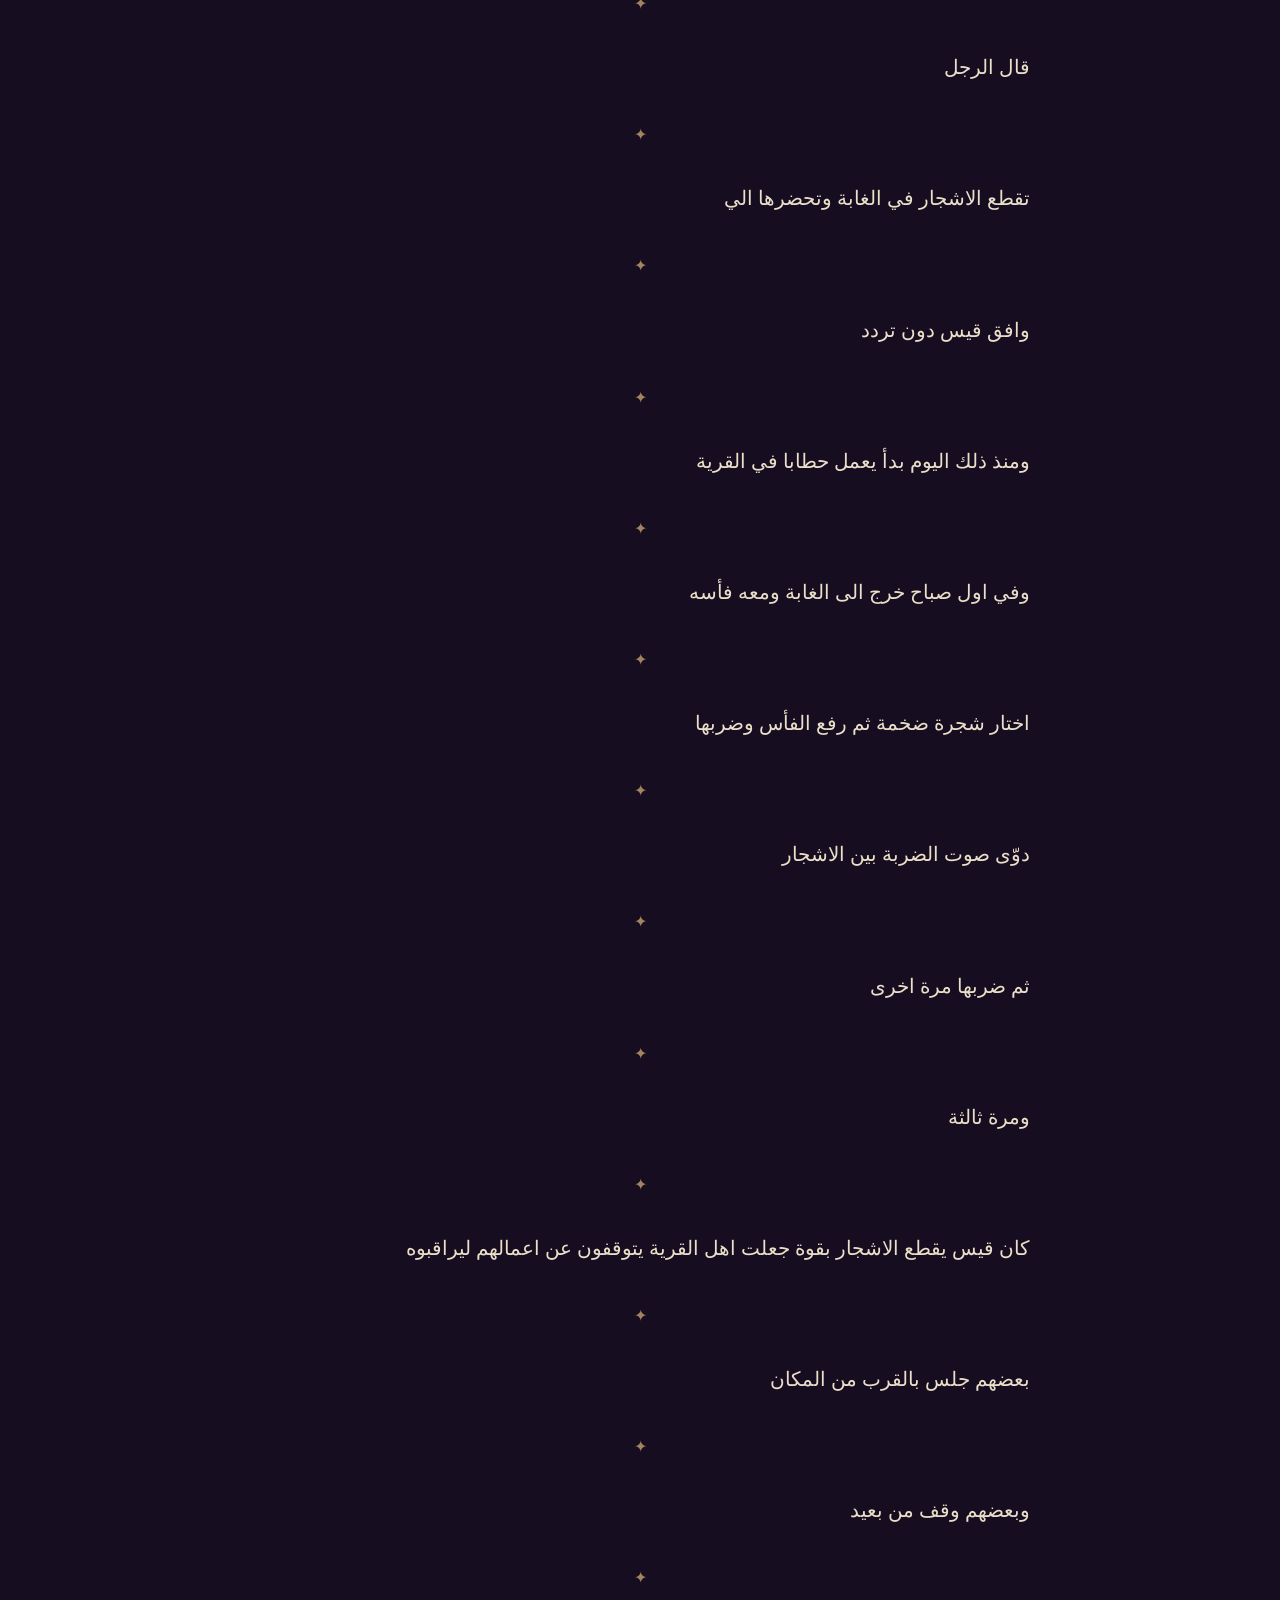
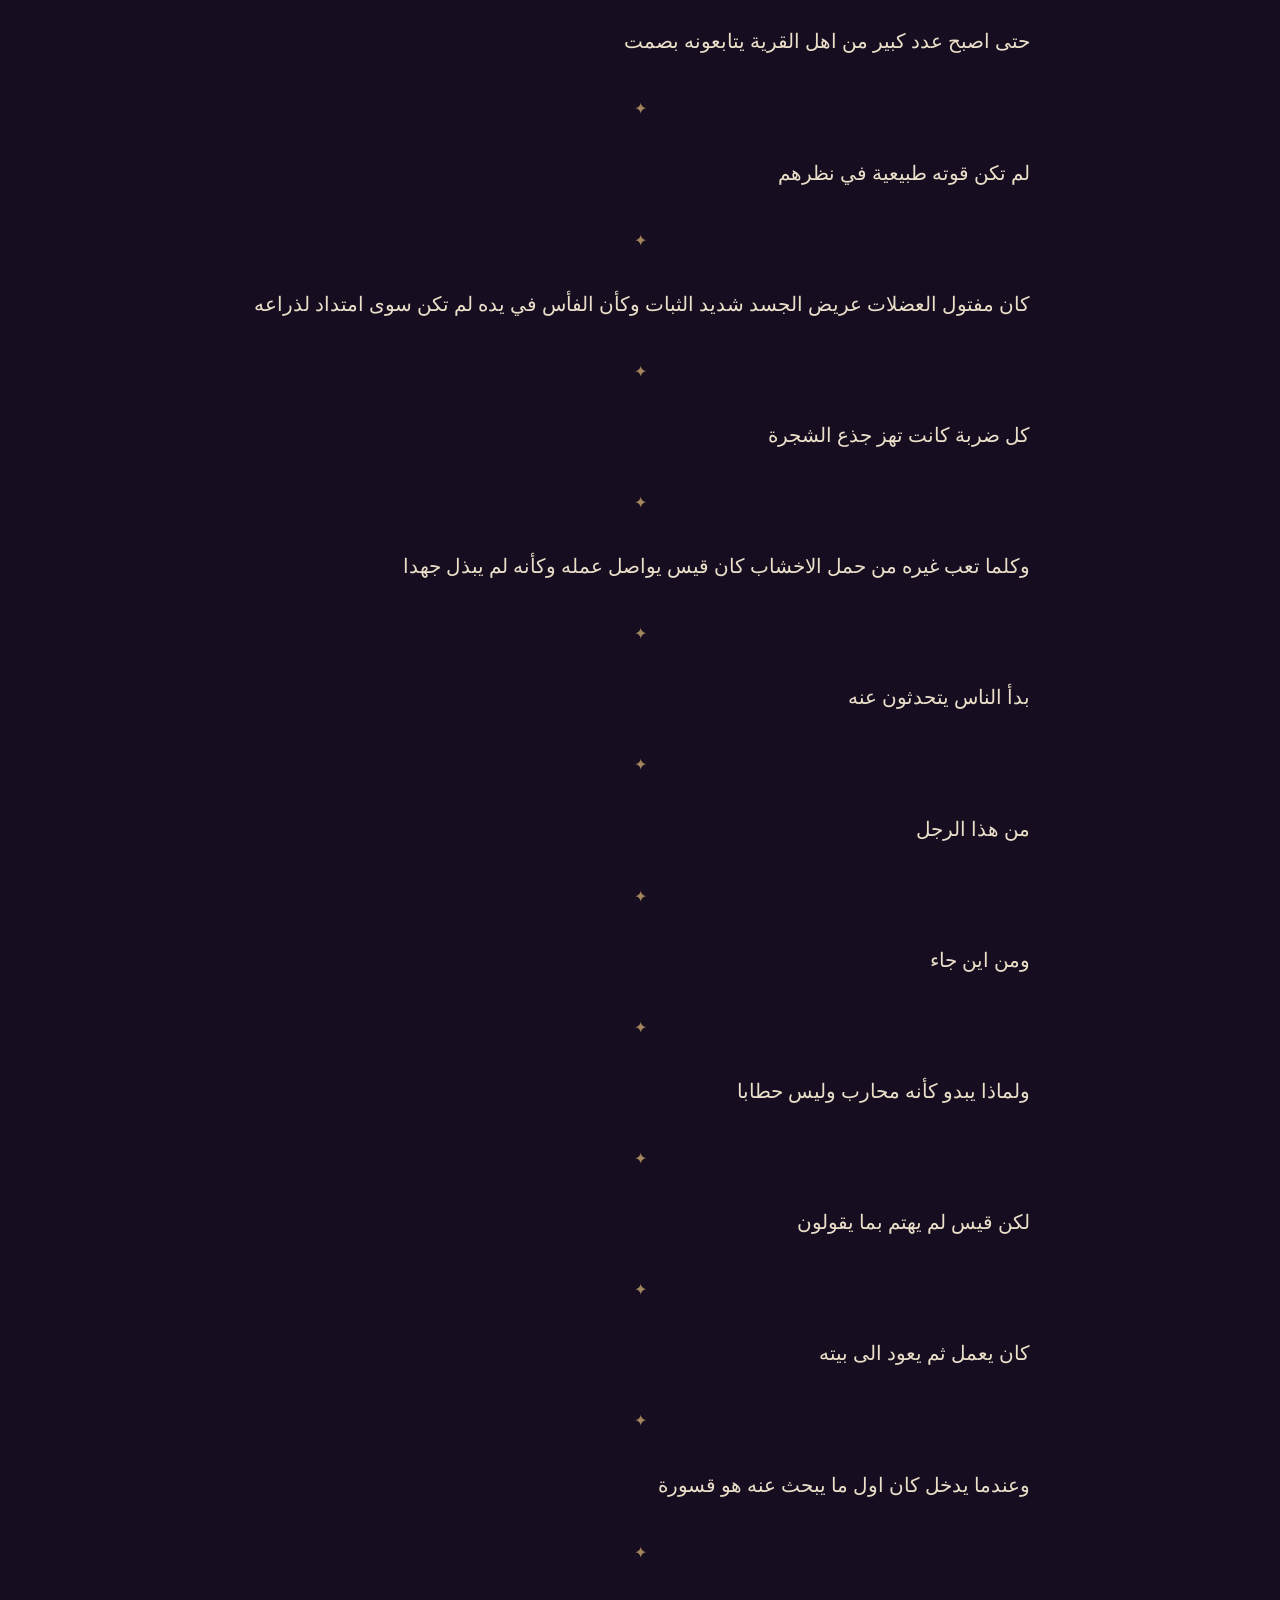
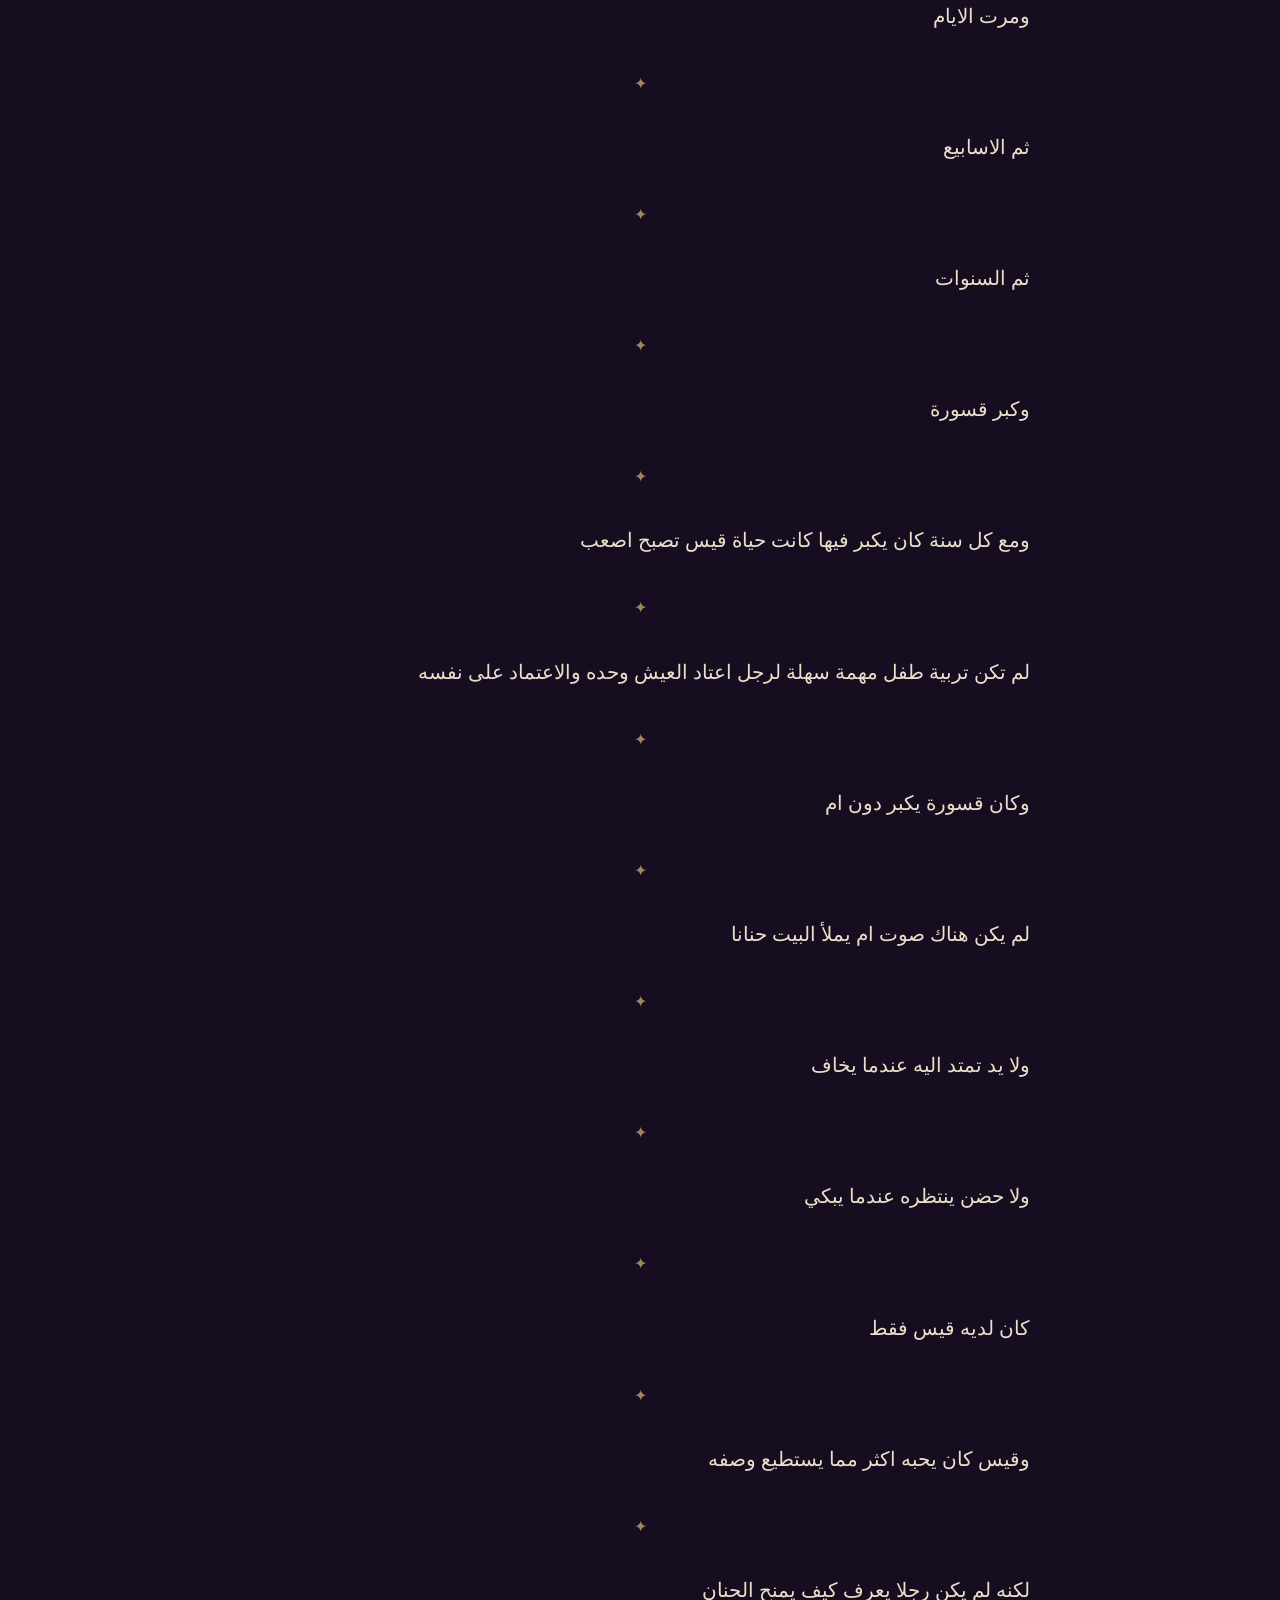
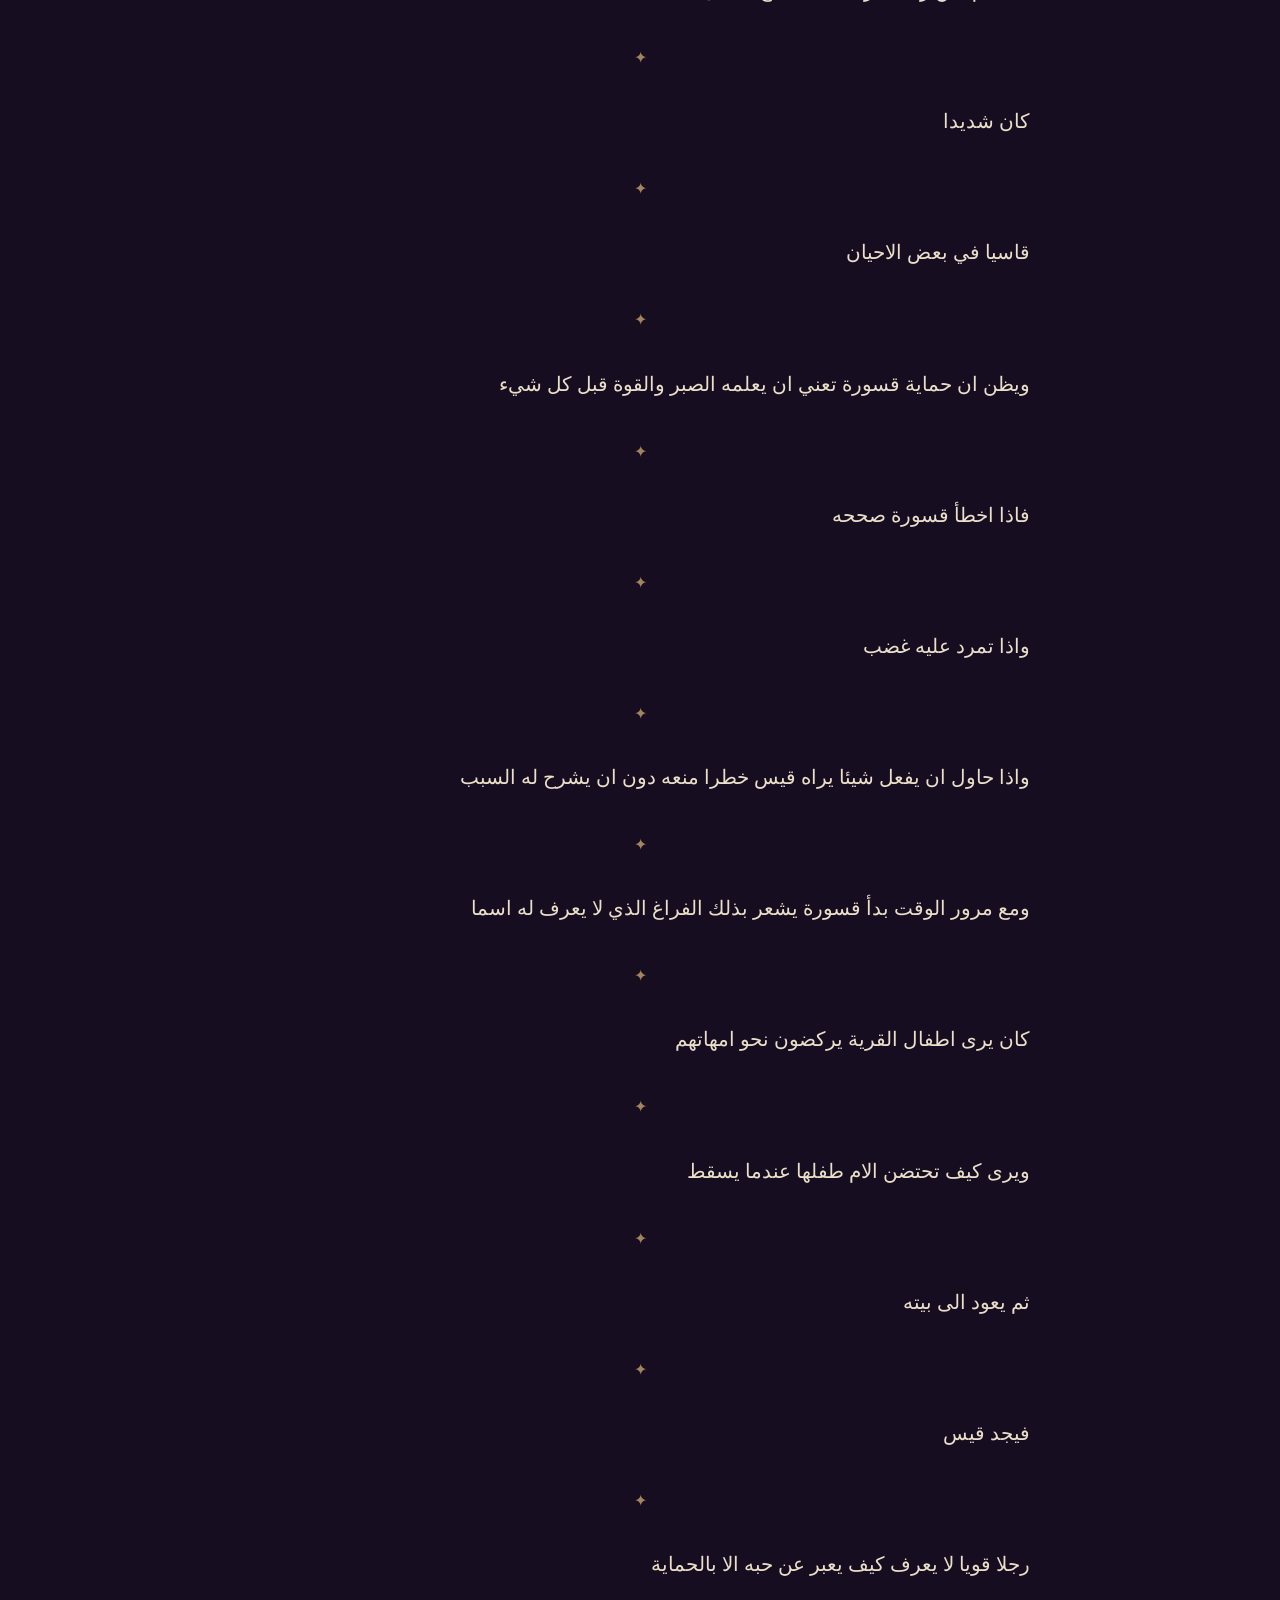
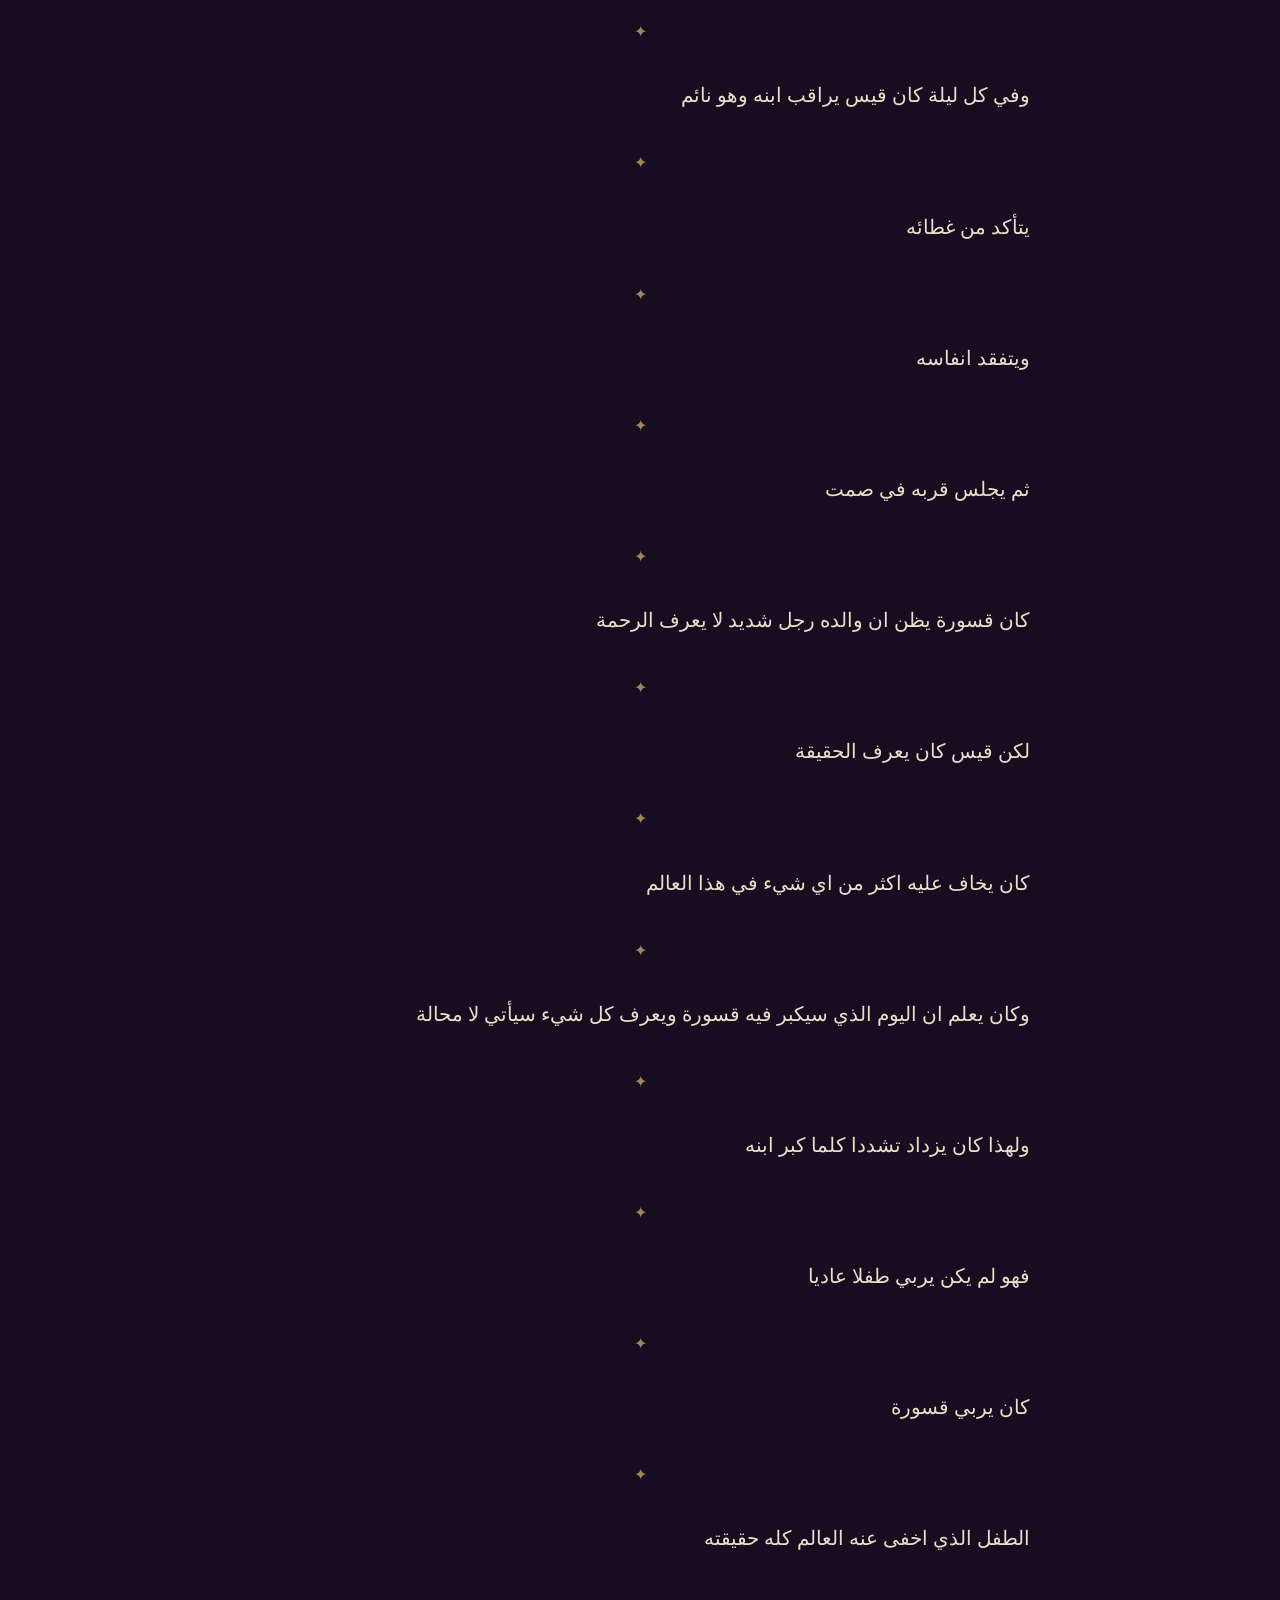
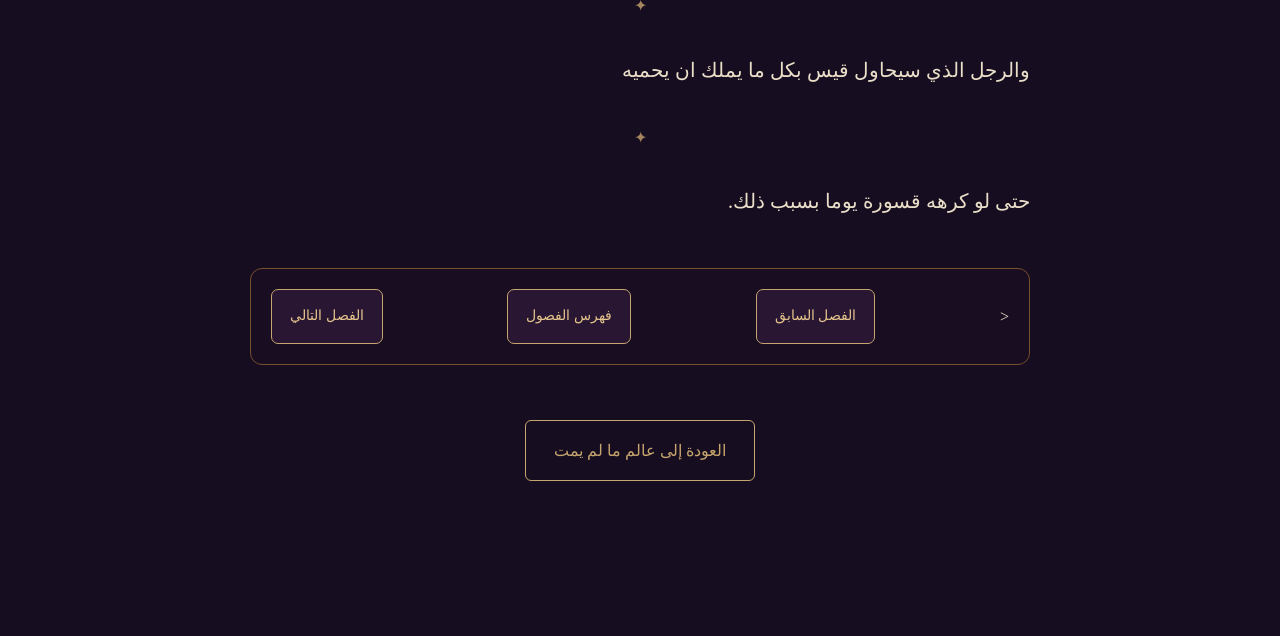
<file: chapters/chapter-02.html>
<!DOCTYPE html>
<html lang="ar" dir="rtl">
<head>
    <meta charset="UTF-8">
    <meta name="viewport" content="width=device-width, initial-scale=1.0">
    <title>بيت من رجلين | ما لم يمت</title>

    <style> 
/* Reading Toolbar */
.reading-tools {
    display: flex;
    align-items: center;
    justify-content: center;
    gap: 14px;
    width: fit-content;
    max-width: 92%;
    margin: 30px auto;
    padding: 12px 22px;
    background: linear-gradient(145deg, #24132e, #190d22);
    border: 1px solid #76502f;
    border-radius: 12px;
    box-shadow: 0 8px 25px #0005;
    color: #c5a46d;
}

.reading-tools span {
    font-size: 14px;
    color: #eadfc9;
}

.reading-tools button {
    background: #2b1935;
    color: #e5c58b;
    border: 1px solid #76502f;
    border-radius: 7px;
    padding: 9px 14px;
    font-family: inherit;
    font-size: 14px;
    cursor: pointer;
    transition: 0.3s ease;
}

.reading-tools button:hover {
    background: #c5a46d;
    color: #190d22;
    border-color: #e5c58b;
    transform: translateY(-2px);
}

@media (max-width: 600px) {
    .reading-tools {
        gap: 8px;
        padding: 10px;
    }

    .reading-tools button {
        padding: 8px 10px;
        font-size: 12px;
    }
}

        * {
            box-sizing: border-box;
        }

        body {
            margin: 0;
            background: #170d20;
            color: #eadfc9;
            font-family: serif;
            line-height: 2.2;
        }

        .reader-header {
            padding: 22px;
            background: #100817;
            border-bottom: 1px solid #c5a46d55;
            display: flex;
            justify-content: space-between;
            align-items: center;
        }

        .reader-header a {
            color: #c5a46d;
            text-decoration: none;
        }

        .reader {
            max-width: 850px;
            margin: 65px auto;
            padding: 35px;
        }

        .chapter-number {
            color: #c5a46d;
            text-align: center;
        }

        h1 {
            text-align: center;
            color: #e4c58d;
            font-size: 38px;
            margin-bottom: 45px;
        }

        .story-text {
            font-size: 20px;
            text-align: justify;
            white-space: normal;
        }

        .story-text p {
            margin-bottom: 25px;
        }

        .back-button {
            display: block;
            width: fit-content;
            margin: 55px auto;
            padding: 12px 28px;
            border: 1px solid #c5a46d;
            border-radius: 6px;
            color: #c5a46d;
            text-decoration: none;
        }

        @media (max-width: 600px) {
            .reader {
                padding: 22px;
                margin: 30px auto;
            }

            .story-text {
                font-size: 18px;
            }

            h1 {
                font-size: 30px;
            }
        }/* زخرفة عنوان الفصل */
.reader h1 {
    color: #e8c98b;
    font-size: 38px;
    text-align: center;
    margin: 35px 0 55px;
    text-shadow: 0 0 18px rgba(197, 157, 92, 0.2);
}

.reader h1::after {
    content: "";
    display: block;
    width: 90px;
    height: 2px;
    margin: 20px auto 0;
    background: linear-gradient(
        to right,
        transparent,
        #c5a46d,
        transparent
    );
}
 /* فواصل فقرات الرواية */
.story-text p + p::before {
    content: "✦";
    display: block;
    text-align: center;
    color: #c5a46d;
    font-size: 16px;
    margin: 24px auto;
    opacity: 0.8;
}

.story-text p {
    margin-bottom: 28px;
    line-height: 2.2;
} /* إطار عنوان الفصل */
.chapter-number {
    display: table;
    margin: 35px auto 25px;
    padding: 12px 35px;
    color: #d9b879;
    border-top: 1px solid #8f7047;
    border-bottom: 1px solid #8f7047;
    position: relative;
    letter-spacing: 1px;
}

.chapter-number::after {
    content: "✦";
    display: block;
    color: #c5a46d;
    font-size: 13px;
    margin-top: 8px;
} 
.chapter-navigation {
    display: flex;
    justify-content: space-between;
    align-items: center;
    gap: 12px;
    max-width: 850px;
    margin: 45px auto 25px;
    padding: 20px;
    background: #190d22;
    border: 1px solid #76502f;
    border-radius: 12px;
}

.chapter-navigation a,
.chapter-navigation button {
    padding: 11px 18px;
    border: 1px solid #c5a46d;
    border-radius: 7px;
    color: #e5c58b;
    background: #281633;
    text-decoration: none;
    font-family: inherit;
    font-size: 14px;
}

.chapter-navigation .nav-disabled {
    opacity: 0.4;
    cursor: not-allowed;
}

@media (max-width: 600px) {
    .chapter-navigation {
        padding: 12px 8px;
        gap: 6px;
    }

    .chapter-navigation a,
    .chapter-navigation button {
        padding: 9px 8px;
        font-size: 12px;
    }
}
 </style>
</head>

<body>

<header class="reader-header">
    <a href="../qaswara.html">العودة إلى الرواية</a>
    <span>ما لم يمت</span>
</header>

<div class="reading-tools">
    <button id="decrease-font">A-</button>
    <span>حجم الخط</span>
    <button id="increase-font">A+</button>
    <button id="reset-font">إعادة الضبط</button>
</div>

<main class="reader">

    <div class="chapter-number">الفصل الثاني (2)</div>

    <h1>بيت من رجلين</h1>

    <article class="story-text">

<p>
كانت الليلة الاولى لقيس في القرية هادئة على غير ما اعتاد في حياته الطويلة فقد وجد اخيرا سقفا يحميه من البرد وموضعا يضع فيه جسده المنهك وبين ذراعيه كان قسورة نائما في امان وكأن العالم كله لم يعد يعنيه ما دام والده بقربه ظل قيس مستيقظا وقتا طويلا يراقب وجه طفله الصغير ويتفقد انفاسه بين حين واخر وكلما تحرك قسورة قليلا ضمه اليه اكثر وكأن الخوف من فقدانه لم يفارقه منذ حمله بين ذراعيه
</p>

<p>
ومع شدة التعب غلب النوم قيس اخيرا فنام وهو يحتضن قسورة بكلتا ذراعيه
</p>

<p>
لكن بعد ساعات قليلة استيقظ مذعورا
</p>

<p>
مد يده الى المكان الذي كان قسورة يرقد فيه فلم يجده
</p>

<p>
فتح قيس عينيه بسرعة وجلس في مكانه وهو يلتفت حوله وقد اجتاحه خوف شديد لم يعرف سببه ولم يفكر في شيء سوى ان طفله لم يعد بين ذراعيه
</p>

<p>
بحث بجواره ثم نظر الى الارض فوجد قسورة هناك
</p>

<p>
كان جالسا يلعب ببراءة مع فار صغير يتحرك امامه
</p>

<p>
ظل قيس صامتا للحظات وهو ينظر اليه ثم اخرج زفيرا طويلا وقد عاد الهدوء الى قلبه
</p>

<p>
قال في نفسه انه بخير
</p>

<p>
ثم عاد الى فراشه من شدة الارهاق وما هي الا لحظات حتى غلبه النوم من جديد
</p>

<p>
وعندما اشرقت الشمس دخل ضوء الصباح من نافذة البيت
</p>

<p>
فتح قيس عينيه ببطء ثم شعر بشيء فوق صدره
</p>

<p>
نظر الى الاسفل
</p>

<p>
فوجد قسورة نائما فوقه وقد اتخذ وضعية غريبة جعلت رأسه مستقرا عند صدر قيس ويداه ملتفتان حول ثيابه
</p>

<p>
ظهرت على وجه قيس ابتسامة صغيرة
</p>

<p>
ثم ضحك ضحكة خافتة حتى لا يوقظه
</p>

<p>
قال وهو ينظر اليه
</p>

<p>
كيف نمت بهذه الطريقة
</p>

<p>
بقي قسورة نائما وكأنه لم يسمعه
</p>

<p>
رفع قيس يده ووضعها على رأسه ثم مسح على شعره للحظات قبل ان ينهض بحذر
</p>

<p>
كان يعرف ان عليه ان يجد عملا
</p>

<p>
فهو لم يأت الى القرية ليعيش على كرم اهلها ولم يكن يريد ان يكون عبئا على الرجل الذي فتح له بيته
</p>

<p>
خرج قيس من المنزل وبدأ يبحث عن اي عمل يمكنه القيام به
</p>

<p>
لم يكن يهتم بنوع العمل
</p>

<p>
كان مستعدا لفعل اي شيء ما دام يستطيع ان يكسب ما يحتاجه ويؤمن لقسورة حياة مستقرة
</p>

<p>
وبعد وقت قصير التقى صاحب المنزل الذي استضافه
</p>

<p>
كان رجلا بسيطا يعمل في قطع الاخشاب وتجهيزها
</p>

<p>
وحين علم ان قيس يبحث عن عمل قال له
</p>

<p>
خذ البيت لك ما دمت تحتاج اليه ولكن اعمل معي
</p>

<p>
نظر قيس اليه
</p>

<p>
قال الرجل
</p>

<p>
تقطع الاشجار في الغابة وتحضرها الي
</p>

<p>
وافق قيس دون تردد
</p>

<p>
ومنذ ذلك اليوم بدأ يعمل حطابا في القرية
</p>

<p>
وفي اول صباح خرج الى الغابة ومعه فأسه
</p>

<p>
اختار شجرة ضخمة ثم رفع الفأس وضربها
</p>

<p>
دوّى صوت الضربة بين الاشجار
</p>

<p>
ثم ضربها مرة اخرى
</p>

<p>
ومرة ثالثة
</p>

<p>
كان قيس يقطع الاشجار بقوة جعلت اهل القرية يتوقفون عن اعمالهم ليراقبوه
</p>

<p>
بعضهم جلس بالقرب من المكان
</p>

<p>
وبعضهم وقف من بعيد
</p>

<p>
حتى اصبح عدد كبير من اهل القرية يتابعونه بصمت
</p>

<p>
لم تكن قوته طبيعية في نظرهم
</p>

<p>
كان مفتول العضلات عريض الجسد شديد الثبات وكأن الفأس في يده لم تكن سوى امتداد لذراعه
</p>

<p>
كل ضربة كانت تهز جذع الشجرة
</p>

<p>
وكلما تعب غيره من حمل الاخشاب كان قيس يواصل عمله وكأنه لم يبذل جهدا
</p>

<p>
بدأ الناس يتحدثون عنه
</p>

<p>
من هذا الرجل
</p>

<p>
ومن اين جاء
</p>

<p>
ولماذا يبدو كأنه محارب وليس حطابا
</p>

<p>
لكن قيس لم يهتم بما يقولون
</p>

<p>
كان يعمل ثم يعود الى بيته
</p>

<p>
وعندما يدخل كان اول ما يبحث عنه هو قسورة
</p>

<p>
ومرت الايام
</p>

<p>
ثم الاسابيع
</p>

<p>
ثم السنوات
</p>

<p>
وكبر قسورة
</p>

<p>
ومع كل سنة كان يكبر فيها كانت حياة قيس تصبح اصعب
</p>

<p>
لم تكن تربية طفل مهمة سهلة لرجل اعتاد العيش وحده والاعتماد على نفسه
</p>

<p>
وكان قسورة يكبر دون ام
</p>

<p>
لم يكن هناك صوت ام يملأ البيت حنانا
</p>

<p>
ولا يد تمتد اليه عندما يخاف
</p>

<p>
ولا حضن ينتظره عندما يبكي
</p>

<p>
كان لديه قيس فقط
</p>

<p>
وقيس كان يحبه اكثر مما يستطيع وصفه
</p>

<p>
لكنه لم يكن رجلا يعرف كيف يمنح الحنان
</p>

<p>
كان شديدا
</p>

<p>
قاسيا في بعض الاحيان
</p>

<p>
ويظن ان حماية قسورة تعني ان يعلمه الصبر والقوة قبل كل شيء
</p>

<p>
فاذا اخطأ قسورة صححه
</p>

<p>
واذا تمرد عليه غضب
</p>

<p>
واذا حاول ان يفعل شيئا يراه قيس خطرا منعه دون ان يشرح له السبب
</p>

<p>
ومع مرور الوقت بدأ قسورة يشعر بذلك الفراغ الذي لا يعرف له اسما
</p>

<p>
كان يرى اطفال القرية يركضون نحو امهاتهم
</p>

<p>
ويرى كيف تحتضن الام طفلها عندما يسقط
</p>

<p>
ثم يعود الى بيته
</p>

<p>
فيجد قيس
</p>

<p>
رجلا قويا لا يعرف كيف يعبر عن حبه الا بالحماية
</p>

<p>
وفي كل ليلة كان قيس يراقب ابنه وهو نائم
</p>

<p>
يتأكد من غطائه
</p>

<p>
ويتفقد انفاسه
</p>

<p>
ثم يجلس قربه في صمت
</p>

<p>
كان قسورة يظن ان والده رجل شديد لا يعرف الرحمة
</p>

<p>
لكن قيس كان يعرف الحقيقة
</p>

<p>
كان يخاف عليه اكثر من اي شيء في هذا العالم
</p>

<p>
وكان يعلم ان اليوم الذي سيكبر فيه قسورة ويعرف كل شيء سيأتي لا محالة
</p>

<p>
ولهذا كان يزداد تشددا كلما كبر ابنه
</p>

<p>
فهو لم يكن يربي طفلا عاديا
</p>

<p>
كان يربي قسورة
</p>

<p>
الطفل الذي اخفى عنه العالم كله حقيقته
</p>

<p>
والرجل الذي سيحاول قيس بكل ما يملك ان يحميه
</p>

<p>
حتى لو كرهه قسورة يوما بسبب ذلك.
</p>

    </article>

<nav class="chapter-navigation">
    <<a href="chapter-01.html">
    الفصل السابق
</a>

    <a href="../qaswara.html">
        فهرس الفصول
    </a>

    <a href="chapter-03.html">
    الفصل التالي
</a>
</nav>

    <a class="back-button" href="../qaswara.html">
        العودة إلى عالم ما لم يمت
    </a>

</main>
<script>
const storyText = document.querySelector(".story-text");

let fontSize = 18;

document.getElementById("increase-font").onclick = function() {
    fontSize += 2;
    storyText.style.fontSize = fontSize + "px";
};

document.getElementById("decrease-font").onclick = function() {
    if (fontSize > 12) {
        fontSize -= 2;
        storyText.style.fontSize = fontSize + "px";
    }
};

document.getElementById("reset-font").onclick = function() {
    fontSize = 18;
    storyText.style.fontSize = fontSize + "px";
};
</script>
</body>
</html>
</file>
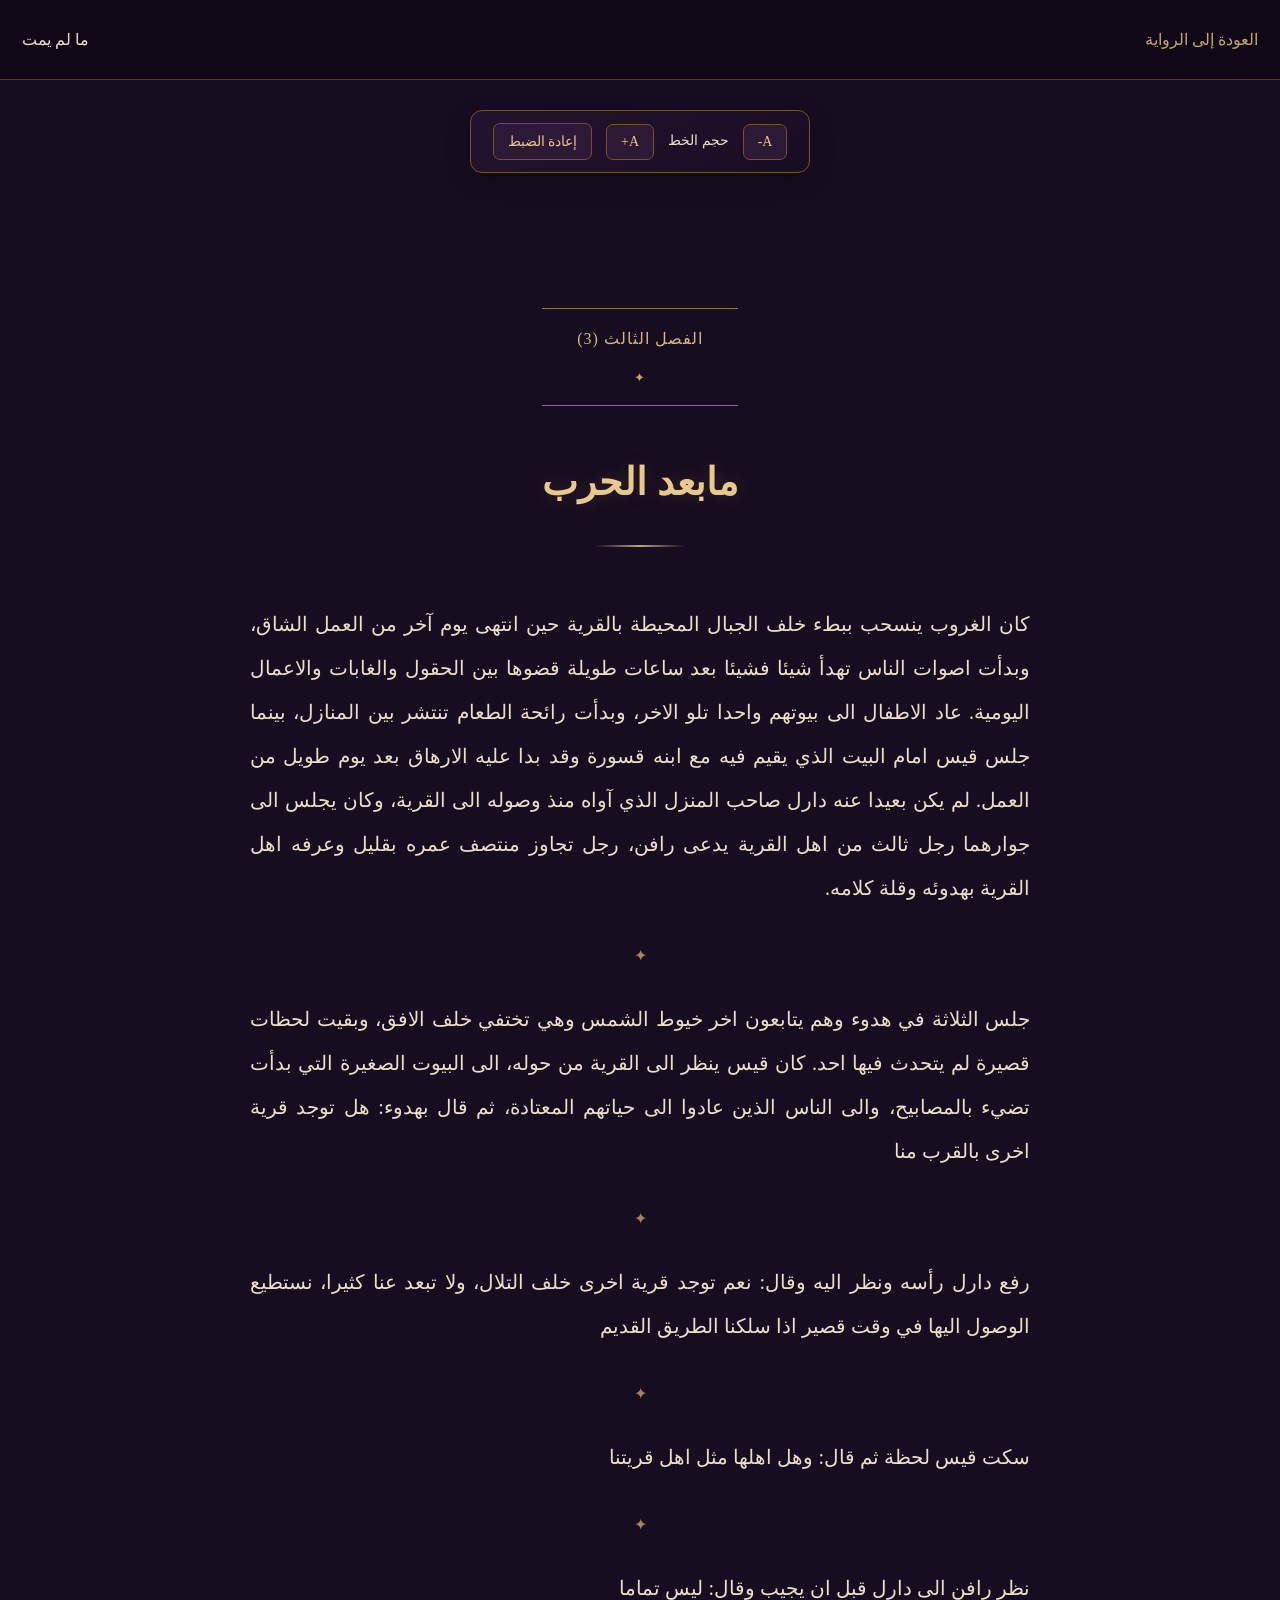
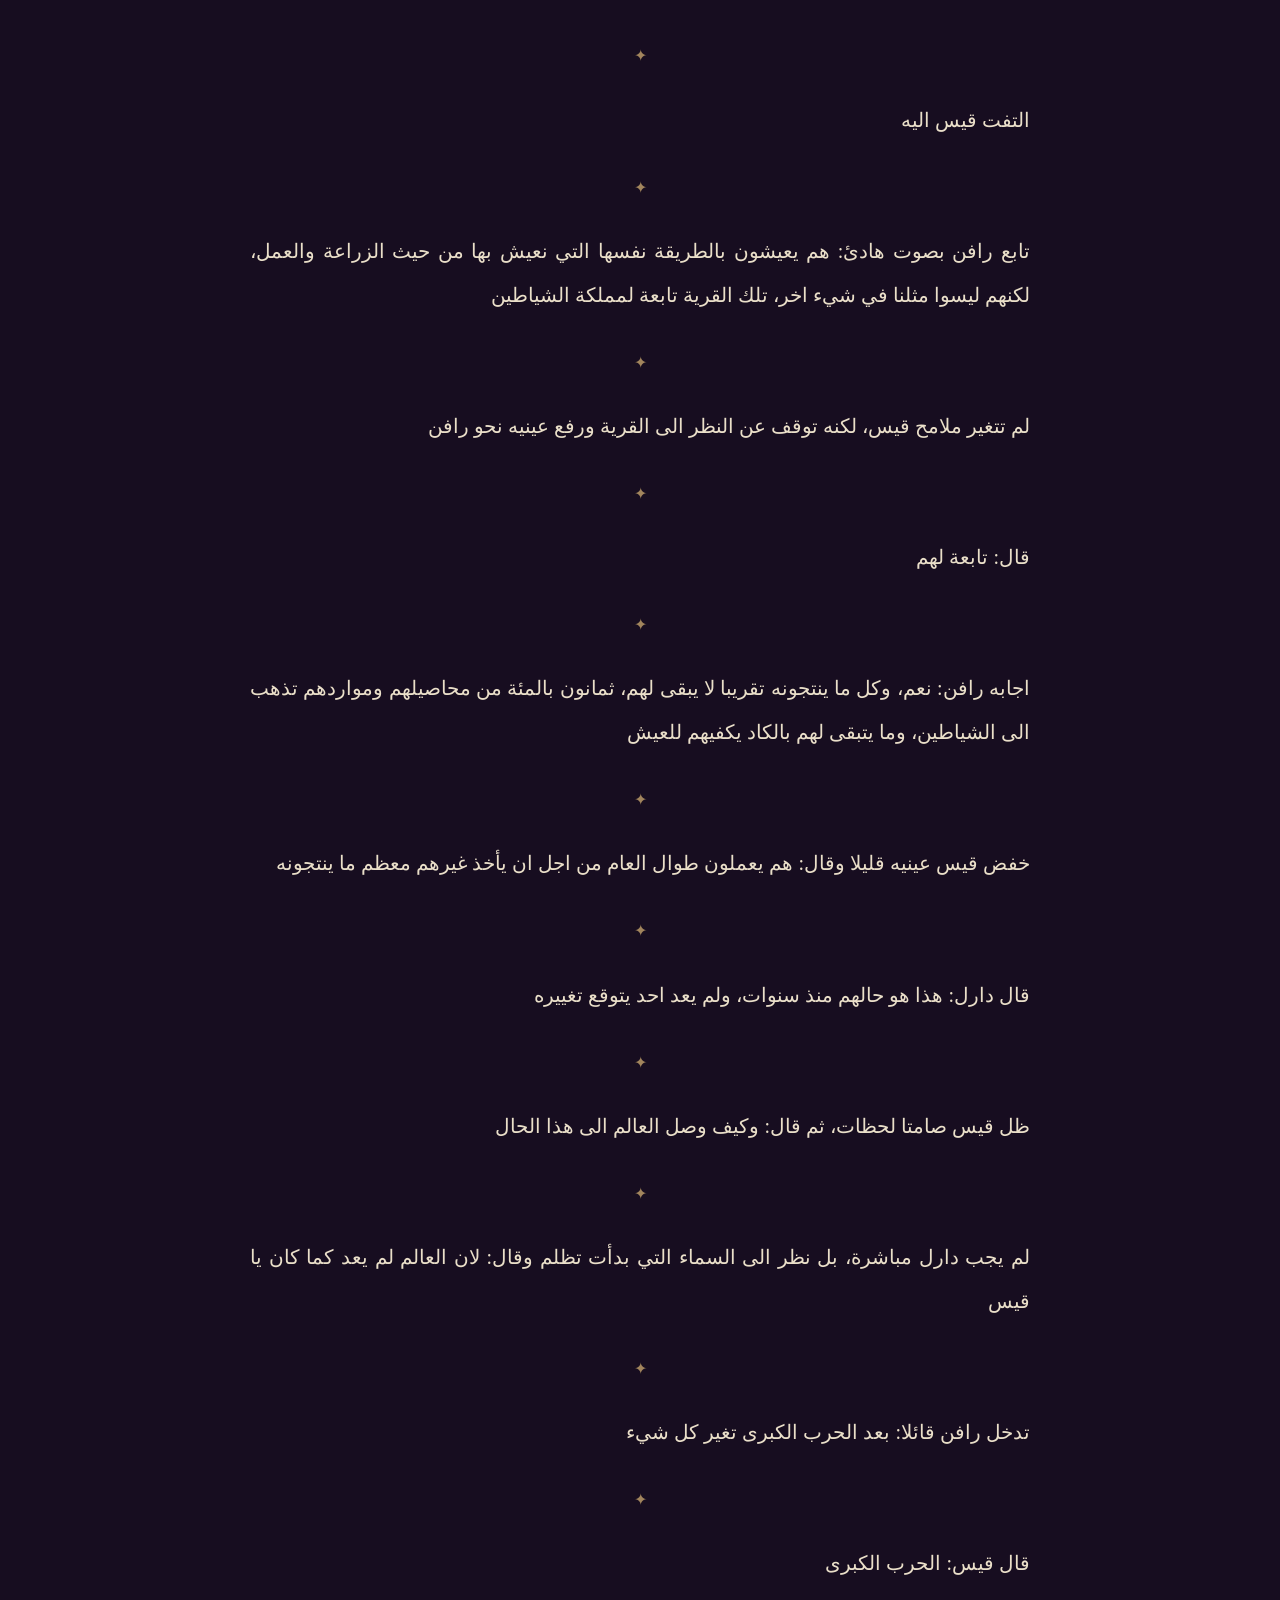
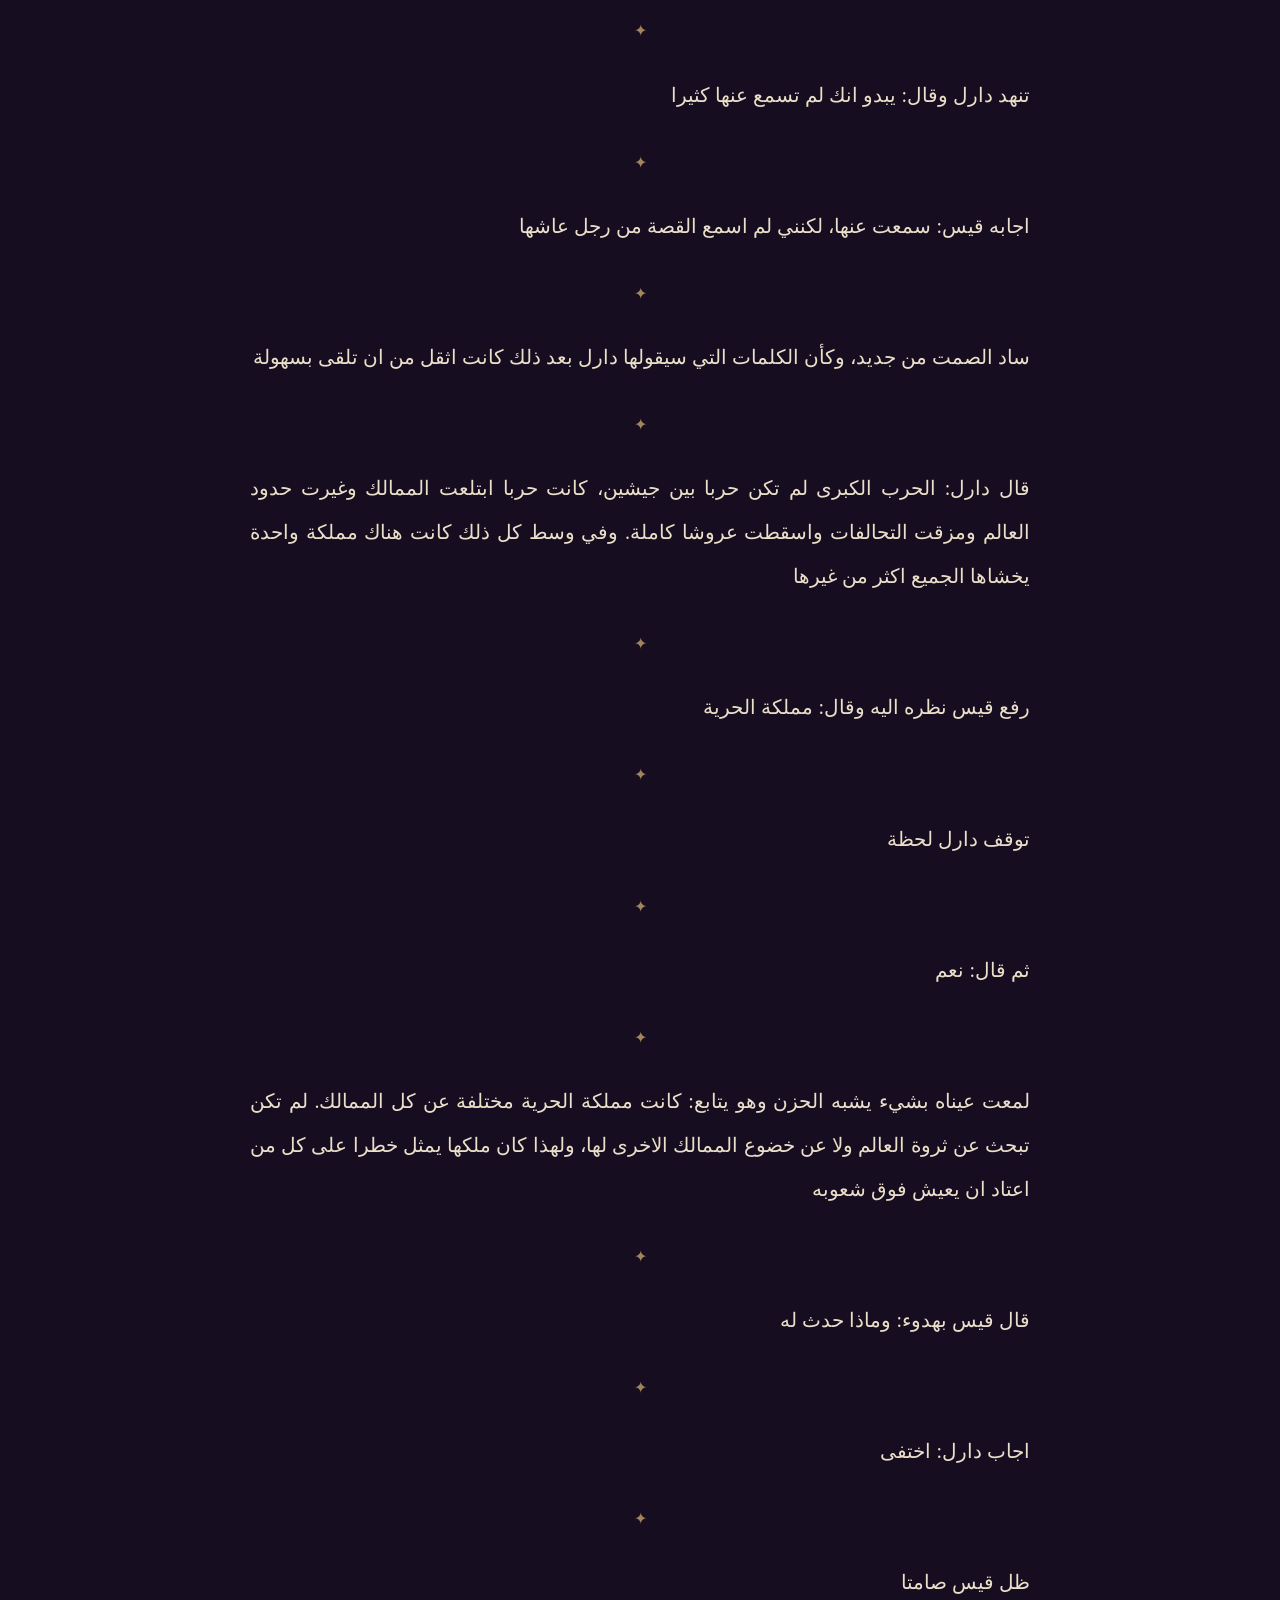
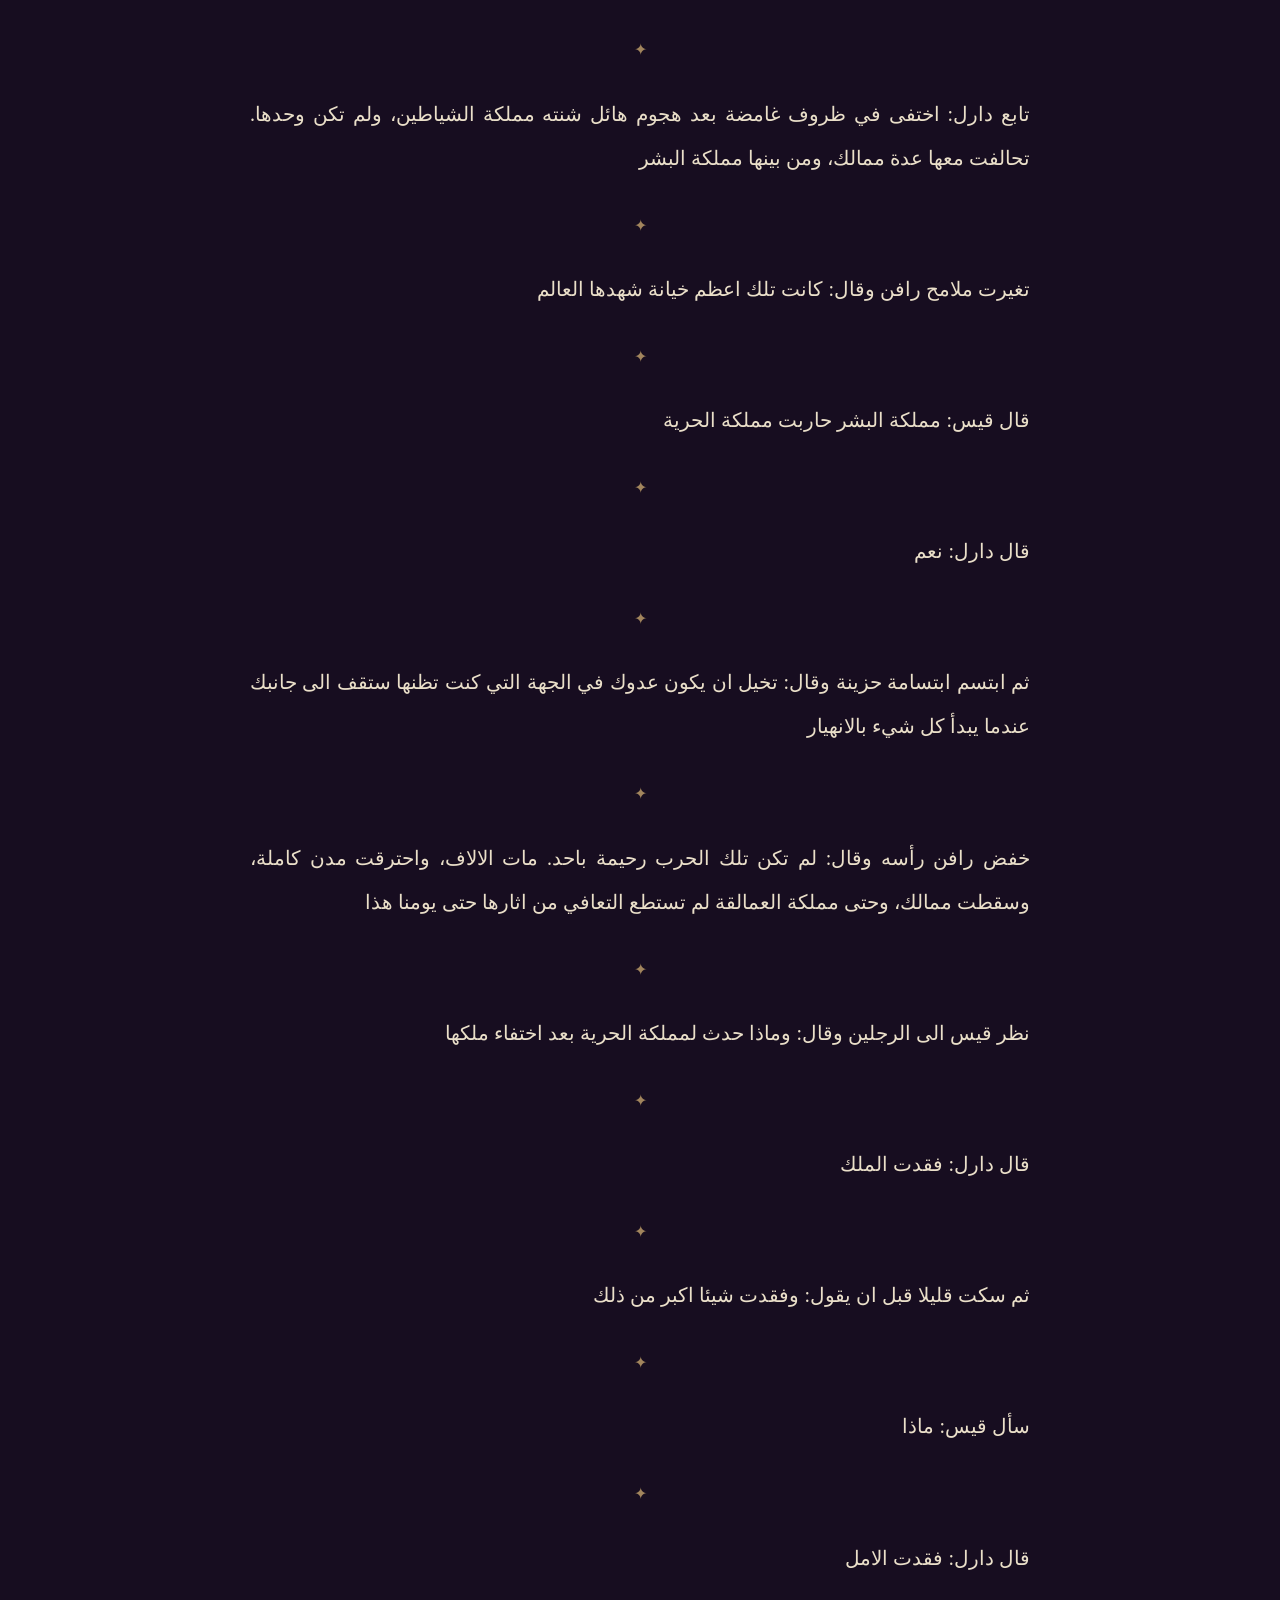
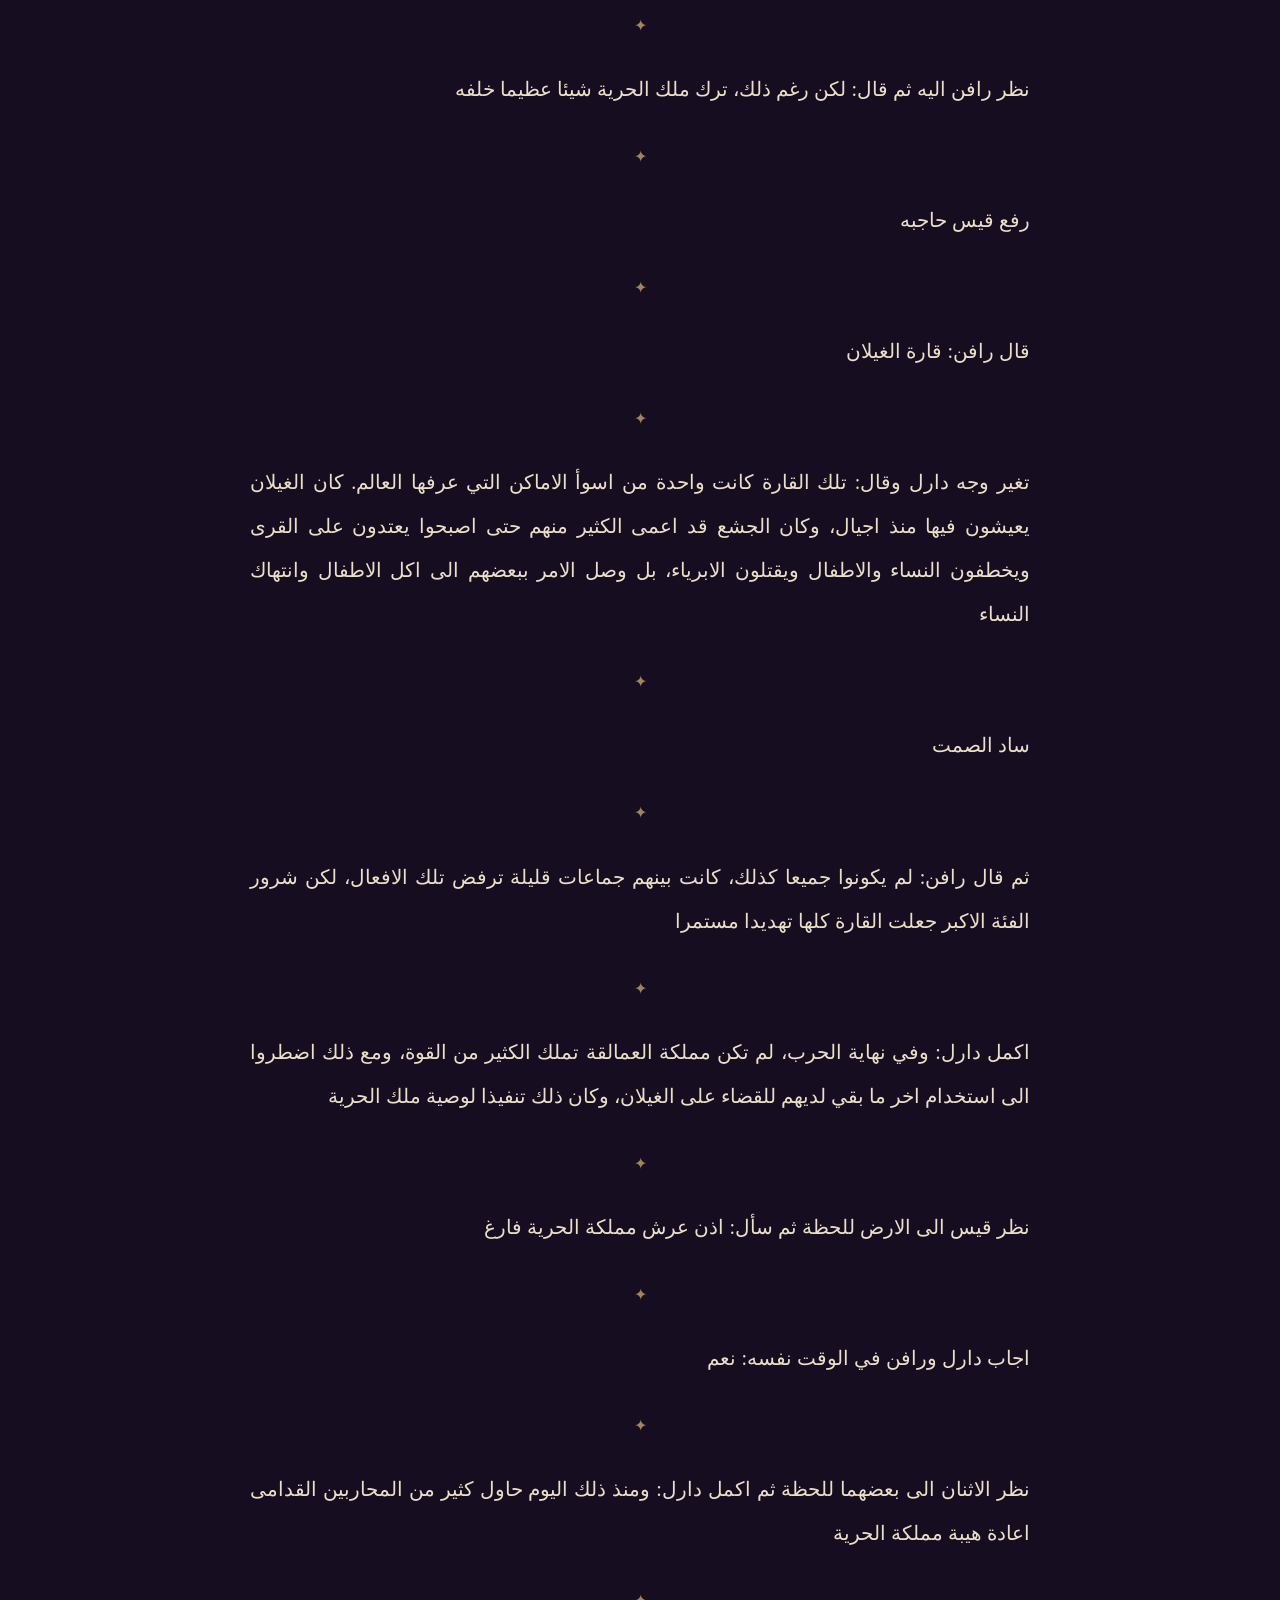
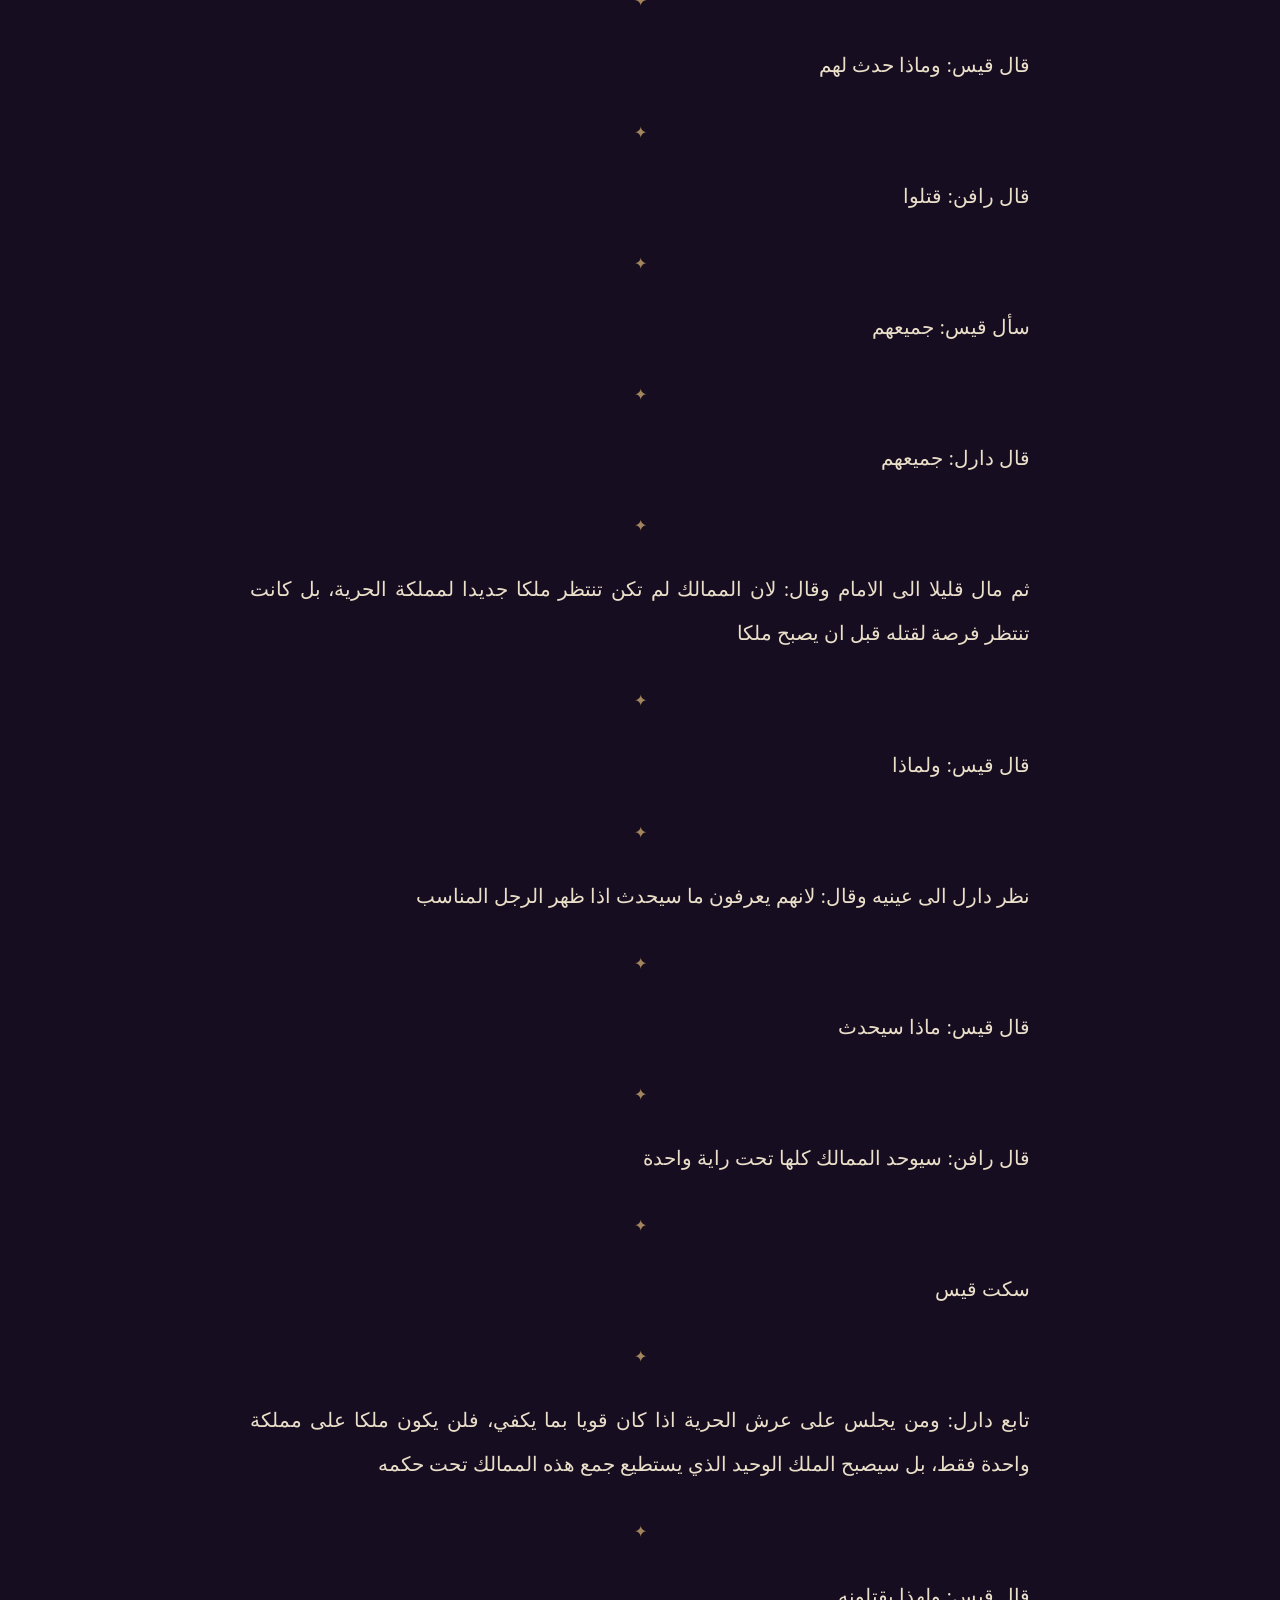
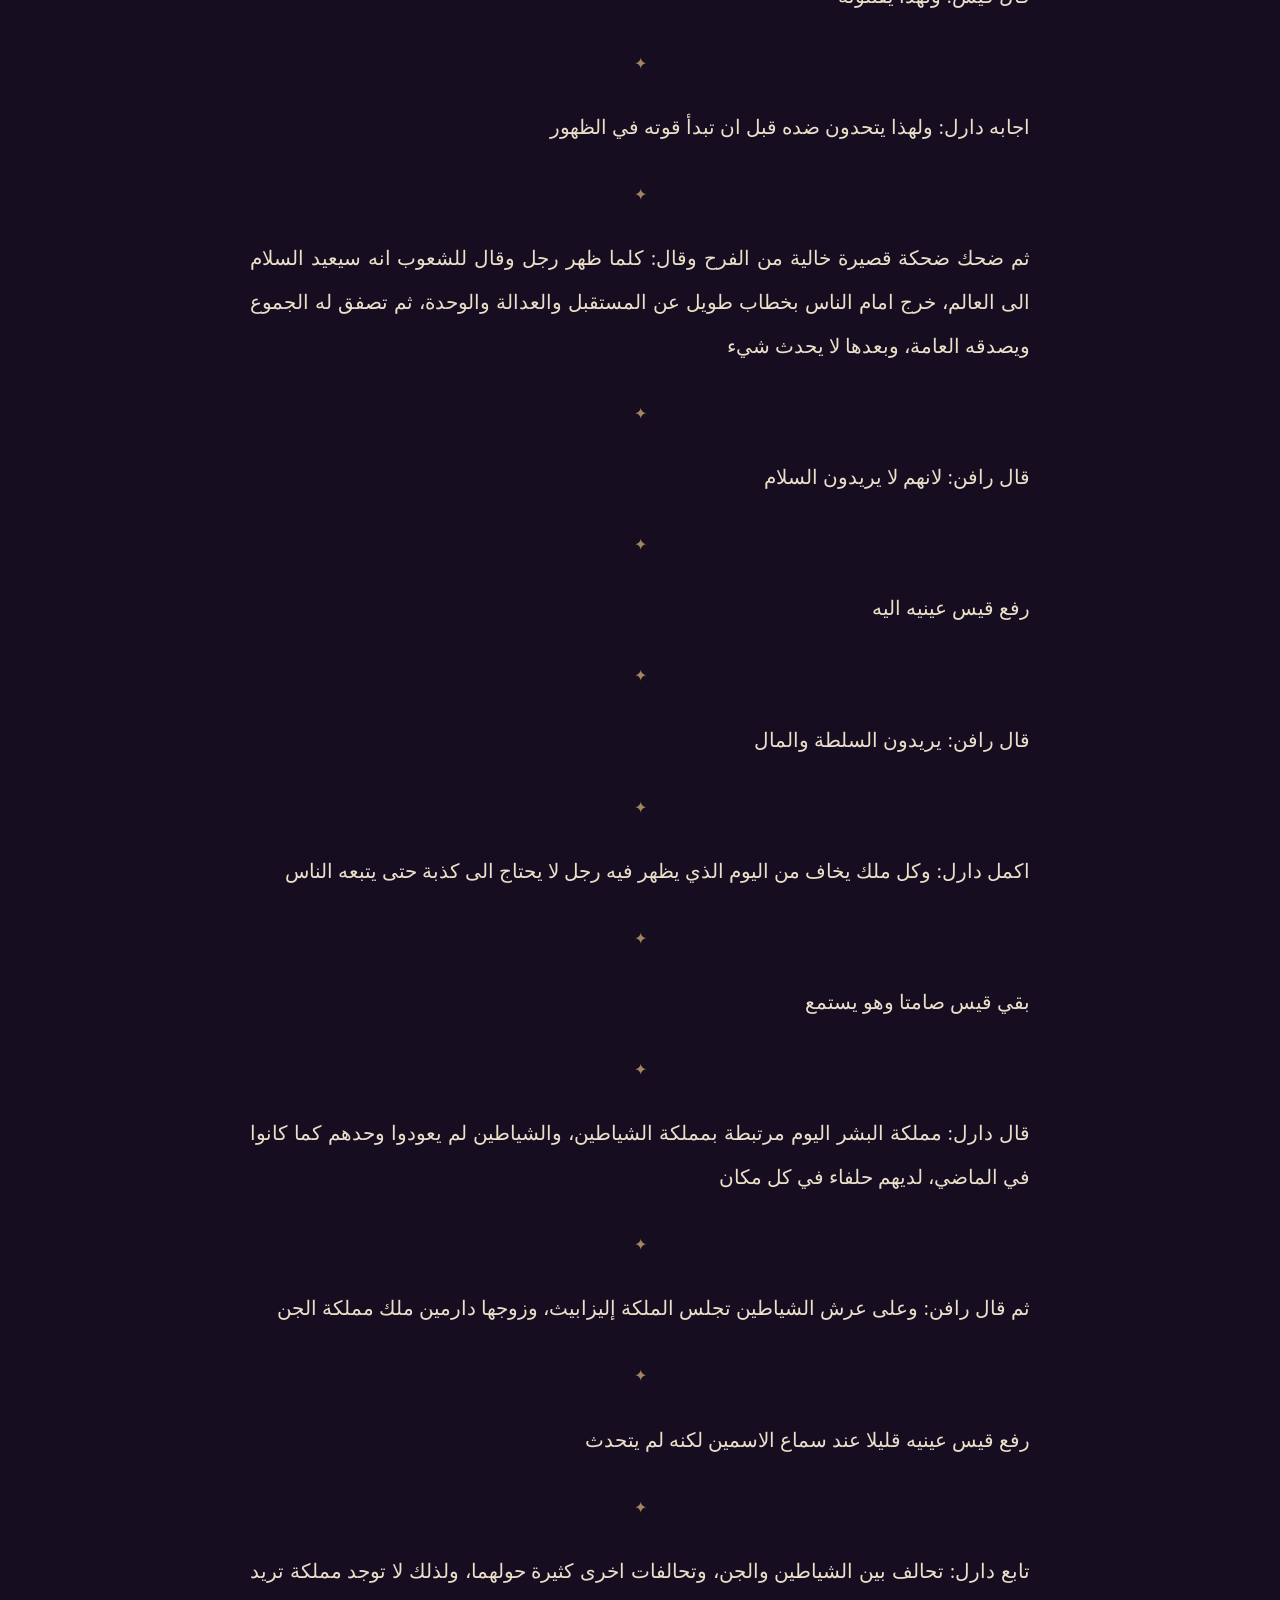
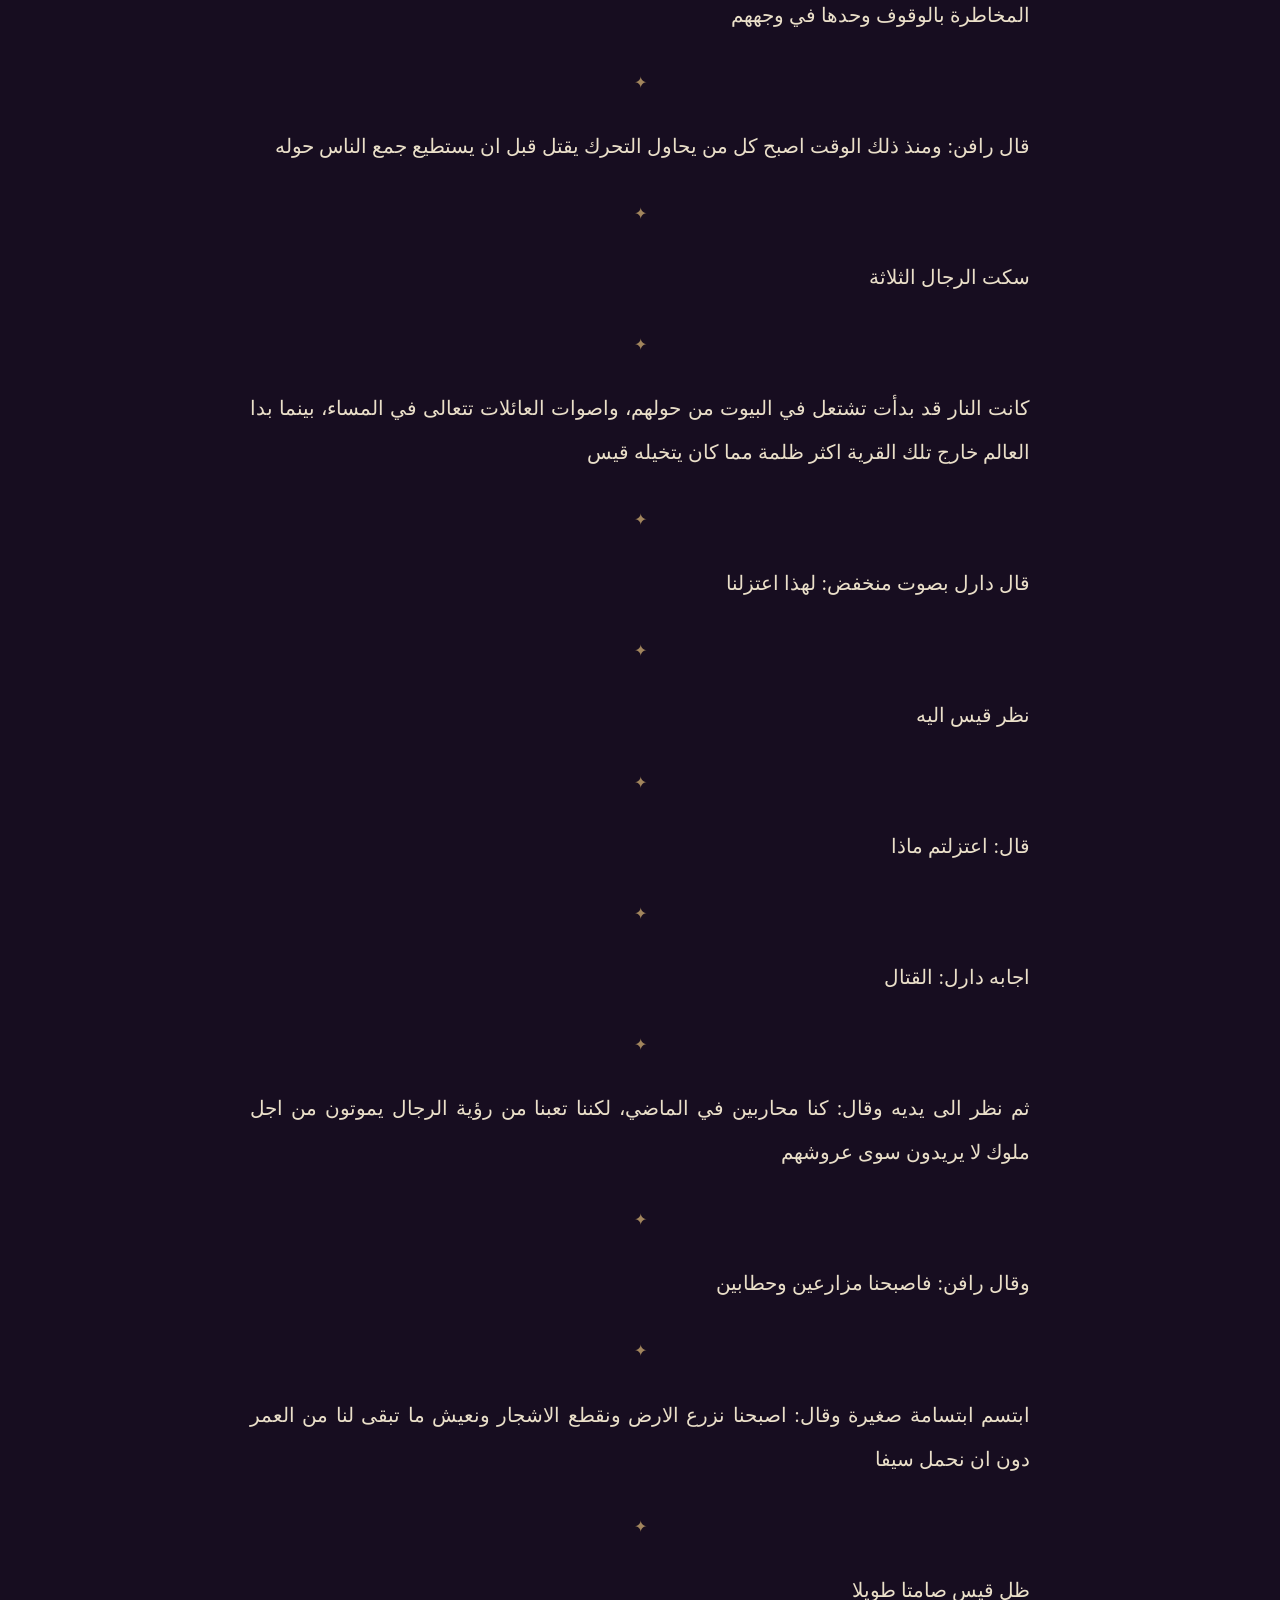
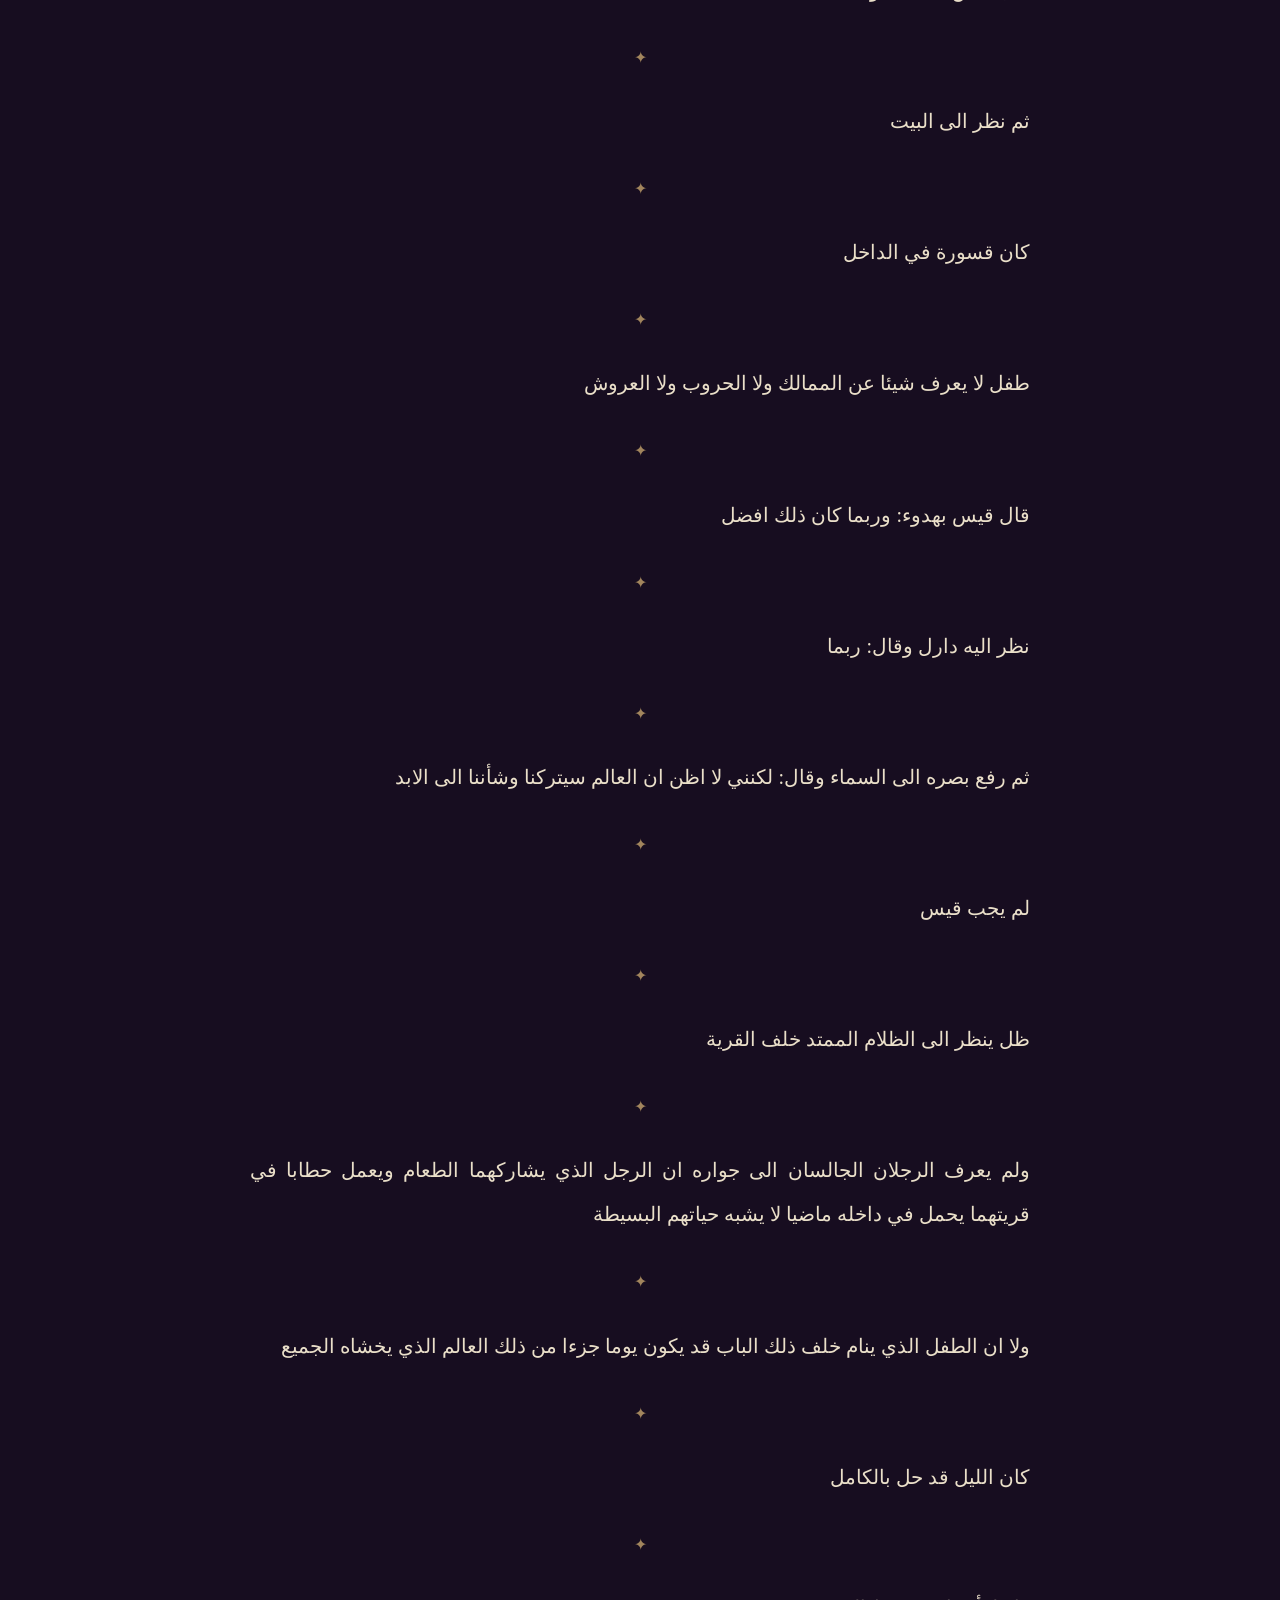
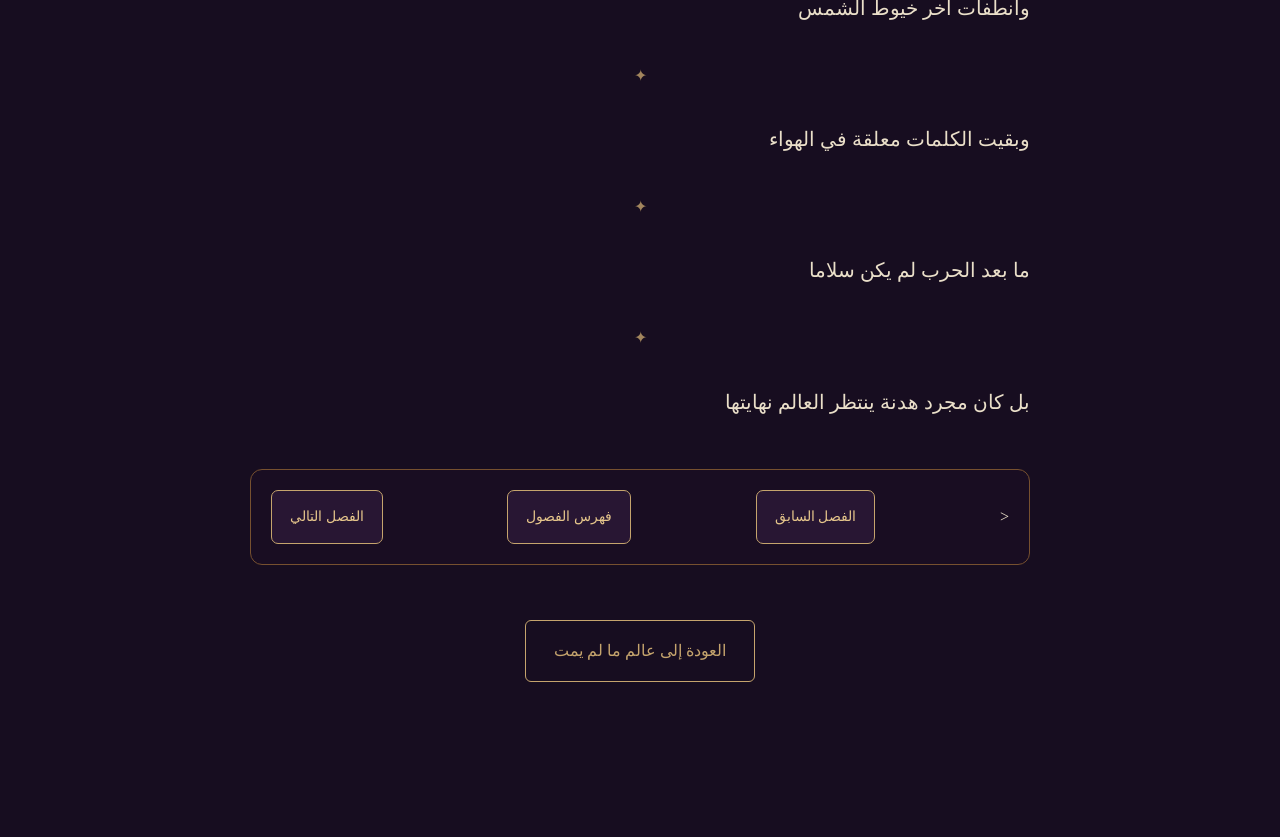
<file: chapters/chapter-03.html>
<!DOCTYPE html>
<html lang="ar" dir="rtl">
<head>
    <meta charset="UTF-8">
    <meta name="viewport" content="width=device-width, initial-scale=1.0">
    <title>مابعد الحرب | ما لم يمت</title>

    <style> 
/* Reading Toolbar */
.reading-tools {
    display: flex;
    align-items: center;
    justify-content: center;
    gap: 14px;
    width: fit-content;
    max-width: 92%;
    margin: 30px auto;
    padding: 12px 22px;
    background: linear-gradient(145deg, #24132e, #190d22);
    border: 1px solid #76502f;
    border-radius: 12px;
    box-shadow: 0 8px 25px #0005;
    color: #c5a46d;
}

.reading-tools span {
    font-size: 14px;
    color: #eadfc9;
}

.reading-tools button {
    background: #2b1935;
    color: #e5c58b;
    border: 1px solid #76502f;
    border-radius: 7px;
    padding: 9px 14px;
    font-family: inherit;
    font-size: 14px;
    cursor: pointer;
    transition: 0.3s ease;
}

.reading-tools button:hover {
    background: #c5a46d;
    color: #190d22;
    border-color: #e5c58b;
    transform: translateY(-2px);
}

@media (max-width: 600px) {
    .reading-tools {
        gap: 8px;
        padding: 10px;
    }

    .reading-tools button {
        padding: 8px 10px;
        font-size: 12px;
    }
}

        * {
            box-sizing: border-box;
        }

        body {
            margin: 0;
            background: #170d20;
            color: #eadfc9;
            font-family: serif;
            line-height: 2.2;
        }

        .reader-header {
            padding: 22px;
            background: #100817;
            border-bottom: 1px solid #c5a46d55;
            display: flex;
            justify-content: space-between;
            align-items: center;
        }

        .reader-header a {
            color: #c5a46d;
            text-decoration: none;
        }

        .reader {
            max-width: 850px;
            margin: 65px auto;
            padding: 35px;
        }

        .chapter-number {
            color: #c5a46d;
            text-align: center;
        }

        h1 {
            text-align: center;
            color: #e4c58d;
            font-size: 38px;
            margin-bottom: 45px;
        }

        .story-text {
            font-size: 20px;
            text-align: justify;
            white-space: normal;
        }

        .story-text p {
            margin-bottom: 25px;
        }

        .back-button {
            display: block;
            width: fit-content;
            margin: 55px auto;
            padding: 12px 28px;
            border: 1px solid #c5a46d;
            border-radius: 6px;
            color: #c5a46d;
            text-decoration: none;
        }

        @media (max-width: 600px) {
            .reader {
                padding: 22px;
                margin: 30px auto;
            }

            .story-text {
                font-size: 18px;
            }

            h1 {
                font-size: 30px;
            }
        }/* زخرفة عنوان الفصل */
.reader h1 {
    color: #e8c98b;
    font-size: 38px;
    text-align: center;
    margin: 35px 0 55px;
    text-shadow: 0 0 18px rgba(197, 157, 92, 0.2);
}

.reader h1::after {
    content: "";
    display: block;
    width: 90px;
    height: 2px;
    margin: 20px auto 0;
    background: linear-gradient(
        to right,
        transparent,
        #c5a46d,
        transparent
    );
}
 /* فواصل فقرات الرواية */
.story-text p + p::before {
    content: "✦";
    display: block;
    text-align: center;
    color: #c5a46d;
    font-size: 16px;
    margin: 24px auto;
    opacity: 0.8;
}

.story-text p {
    margin-bottom: 28px;
    line-height: 2.2;
} /* إطار عنوان الفصل */
.chapter-number {
    display: table;
    margin: 35px auto 25px;
    padding: 12px 35px;
    color: #d9b879;
    border-top: 1px solid #8f7047;
    border-bottom: 1px solid #8f7047;
    position: relative;
    letter-spacing: 1px;
}

.chapter-number::after {
    content: "✦";
    display: block;
    color: #c5a46d;
    font-size: 13px;
    margin-top: 8px;
} 
.chapter-navigation {
    display: flex;
    justify-content: space-between;
    align-items: center;
    gap: 12px;
    max-width: 850px;
    margin: 45px auto 25px;
    padding: 20px;
    background: #190d22;
    border: 1px solid #76502f;
    border-radius: 12px;
}

.chapter-navigation a,
.chapter-navigation button {
    padding: 11px 18px;
    border: 1px solid #c5a46d;
    border-radius: 7px;
    color: #e5c58b;
    background: #281633;
    text-decoration: none;
    font-family: inherit;
    font-size: 14px;
}

.chapter-navigation .nav-disabled {
    opacity: 0.4;
    cursor: not-allowed;
}

@media (max-width: 600px) {
    .chapter-navigation {
        padding: 12px 8px;
        gap: 6px;
    }

    .chapter-navigation a,
    .chapter-navigation button {
        padding: 9px 8px;
        font-size: 12px;
    }
}
 </style>
</head>

<body>

<header class="reader-header">
    <a href="../qaswara.html">العودة إلى الرواية</a>
    <span>ما لم يمت</span>
</header>

<div class="reading-tools">
    <button id="decrease-font">A-</button>
    <span>حجم الخط</span>
    <button id="increase-font">A+</button>
    <button id="reset-font">إعادة الضبط</button>
</div>

<main class="reader">

    <div class="chapter-number">الفصل الثالث (3)</div>

    <h1>مابعد الحرب</h1>

    <article class="story-text">


<p>كان الغروب ينسحب ببطء خلف الجبال المحيطة بالقرية حين انتهى يوم آخر من العمل الشاق، وبدأت اصوات الناس تهدأ شيئا فشيئا بعد ساعات طويلة قضوها بين الحقول والغابات والاعمال اليومية. عاد الاطفال الى بيوتهم واحدا تلو الاخر، وبدأت رائحة الطعام تنتشر بين المنازل، بينما جلس قيس امام البيت الذي يقيم فيه مع ابنه قسورة وقد بدا عليه الارهاق بعد يوم طويل من العمل. لم يكن بعيدا عنه دارل صاحب المنزل الذي آواه منذ وصوله الى القرية، وكان يجلس الى جوارهما رجل ثالث من اهل القرية يدعى رافن، رجل تجاوز منتصف عمره بقليل وعرفه اهل القرية بهدوئه وقلة كلامه.</p>

<p>جلس الثلاثة في هدوء وهم يتابعون اخر خيوط الشمس وهي تختفي خلف الافق، وبقيت لحظات قصيرة لم يتحدث فيها احد. كان قيس ينظر الى القرية من حوله، الى البيوت الصغيرة التي بدأت تضيء بالمصابيح، والى الناس الذين عادوا الى حياتهم المعتادة، ثم قال بهدوء: هل توجد قرية اخرى بالقرب منا</p>

<p>رفع دارل رأسه ونظر اليه وقال: نعم توجد قرية اخرى خلف التلال، ولا تبعد عنا كثيرا، نستطيع الوصول اليها في وقت قصير اذا سلكنا الطريق القديم</p>

<p>سكت قيس لحظة ثم قال: وهل اهلها مثل اهل قريتنا</p>

<p>نظر رافن الى دارل قبل ان يجيب وقال: ليس تماما</p>

<p>التفت قيس اليه</p>

<p>تابع رافن بصوت هادئ: هم يعيشون بالطريقة نفسها التي نعيش بها من حيث الزراعة والعمل، لكنهم ليسوا مثلنا في شيء اخر، تلك القرية تابعة لمملكة الشياطين</p>

<p>لم تتغير ملامح قيس، لكنه توقف عن النظر الى القرية ورفع عينيه نحو رافن</p>

<p>قال: تابعة لهم</p>

<p>اجابه رافن: نعم، وكل ما ينتجونه تقريبا لا يبقى لهم، ثمانون بالمئة من محاصيلهم ومواردهم تذهب الى الشياطين، وما يتبقى لهم بالكاد يكفيهم للعيش</p>

<p>خفض قيس عينيه قليلا وقال: هم يعملون طوال العام من اجل ان يأخذ غيرهم معظم ما ينتجونه</p>

<p>قال دارل: هذا هو حالهم منذ سنوات، ولم يعد احد يتوقع تغييره</p>

<p>ظل قيس صامتا لحظات، ثم قال: وكيف وصل العالم الى هذا الحال</p>

<p>لم يجب دارل مباشرة، بل نظر الى السماء التي بدأت تظلم وقال: لان العالم لم يعد كما كان يا قيس</p>

<p>تدخل رافن قائلا: بعد الحرب الكبرى تغير كل شيء</p>

<p>قال قيس: الحرب الكبرى</p>

<p>تنهد دارل وقال: يبدو انك لم تسمع عنها كثيرا</p>

<p>اجابه قيس: سمعت عنها، لكنني لم اسمع القصة من رجل عاشها</p>

<p>ساد الصمت من جديد، وكأن الكلمات التي سيقولها دارل بعد ذلك كانت اثقل من ان تلقى بسهولة</p>

<p>قال دارل: الحرب الكبرى لم تكن حربا بين جيشين، كانت حربا ابتلعت الممالك وغيرت حدود العالم ومزقت التحالفات واسقطت عروشا كاملة. وفي وسط كل ذلك كانت هناك مملكة واحدة يخشاها الجميع اكثر من غيرها</p>

<p>رفع قيس نظره اليه وقال: مملكة الحرية</p>

<p>توقف دارل لحظة</p>

<p>ثم قال: نعم</p>

<p>لمعت عيناه بشيء يشبه الحزن وهو يتابع: كانت مملكة الحرية مختلفة عن كل الممالك. لم تكن تبحث عن ثروة العالم ولا عن خضوع الممالك الاخرى لها، ولهذا كان ملكها يمثل خطرا على كل من اعتاد ان يعيش فوق شعوبه</p>

<p>قال قيس بهدوء: وماذا حدث له</p>

<p>اجاب دارل: اختفى</p>

<p>ظل قيس صامتا</p>

<p>تابع دارل: اختفى في ظروف غامضة بعد هجوم هائل شنته مملكة الشياطين، ولم تكن وحدها. تحالفت معها عدة ممالك، ومن بينها مملكة البشر</p>

<p>تغيرت ملامح رافن وقال: كانت تلك اعظم خيانة شهدها العالم</p>

<p>قال قيس: مملكة البشر حاربت مملكة الحرية</p>

<p>قال دارل: نعم</p>

<p>ثم ابتسم ابتسامة حزينة وقال: تخيل ان يكون عدوك في الجهة التي كنت تظنها ستقف الى جانبك عندما يبدأ كل شيء بالانهيار</p>

<p>خفض رافن رأسه وقال: لم تكن تلك الحرب رحيمة باحد. مات الالاف، واحترقت مدن كاملة، وسقطت ممالك، وحتى مملكة العمالقة لم تستطع التعافي من اثارها حتى يومنا هذا</p>

<p>نظر قيس الى الرجلين وقال: وماذا حدث لمملكة الحرية بعد اختفاء ملكها</p>

<p>قال دارل: فقدت الملك</p>

<p>ثم سكت قليلا قبل ان يقول: وفقدت شيئا اكبر من ذلك</p>

<p>سأل قيس: ماذا</p>

<p>قال دارل: فقدت الامل</p>

<p>نظر رافن اليه ثم قال: لكن رغم ذلك، ترك ملك الحرية شيئا عظيما خلفه</p>

<p>رفع قيس حاجبه</p>

<p>قال رافن: قارة الغيلان</p>

<p>تغير وجه دارل وقال: تلك القارة كانت واحدة من اسوأ الاماكن التي عرفها العالم. كان الغيلان يعيشون فيها منذ اجيال، وكان الجشع قد اعمى الكثير منهم حتى اصبحوا يعتدون على القرى ويخطفون النساء والاطفال ويقتلون الابرياء، بل وصل الامر ببعضهم الى اكل الاطفال وانتهاك النساء</p>

<p>ساد الصمت</p>

<p>ثم قال رافن: لم يكونوا جميعا كذلك، كانت بينهم جماعات قليلة ترفض تلك الافعال، لكن شرور الفئة الاكبر جعلت القارة كلها تهديدا مستمرا</p>

<p>اكمل دارل: وفي نهاية الحرب، لم تكن مملكة العمالقة تملك الكثير من القوة، ومع ذلك اضطروا الى استخدام اخر ما بقي لديهم للقضاء على الغيلان، وكان ذلك تنفيذا لوصية ملك الحرية</p>

<p>نظر قيس الى الارض للحظة ثم سأل: اذن عرش مملكة الحرية فارغ</p>

<p>اجاب دارل ورافن في الوقت نفسه: نعم</p>

<p>نظر الاثنان الى بعضهما للحظة ثم اكمل دارل: ومنذ ذلك اليوم حاول كثير من المحاربين القدامى اعادة هيبة مملكة الحرية</p>

<p>قال قيس: وماذا حدث لهم</p>

<p>قال رافن: قتلوا</p>

<p>سأل قيس: جميعهم</p>

<p>قال دارل: جميعهم</p>

<p>ثم مال قليلا الى الامام وقال: لان الممالك لم تكن تنتظر ملكا جديدا لمملكة الحرية، بل كانت تنتظر فرصة لقتله قبل ان يصبح ملكا</p>

<p>قال قيس: ولماذا</p>

<p>نظر دارل الى عينيه وقال: لانهم يعرفون ما سيحدث اذا ظهر الرجل المناسب</p>

<p>قال قيس: ماذا سيحدث</p>

<p>قال رافن: سيوحد الممالك كلها تحت راية واحدة</p>

<p>سكت قيس</p>

<p>تابع دارل: ومن يجلس على عرش الحرية اذا كان قويا بما يكفي، فلن يكون ملكا على مملكة واحدة فقط، بل سيصبح الملك الوحيد الذي يستطيع جمع هذه الممالك تحت حكمه</p>

<p>قال قيس: ولهذا يقتلونه</p>

<p>اجابه دارل: ولهذا يتحدون ضده قبل ان تبدأ قوته في الظهور</p>

<p>ثم ضحك ضحكة قصيرة خالية من الفرح وقال: كلما ظهر رجل وقال للشعوب انه سيعيد السلام الى العالم، خرج امام الناس بخطاب طويل عن المستقبل والعدالة والوحدة، ثم تصفق له الجموع ويصدقه العامة، وبعدها لا يحدث شيء</p>

<p>قال رافن: لانهم لا يريدون السلام</p>

<p>رفع قيس عينيه اليه</p>

<p>قال رافن: يريدون السلطة والمال</p>

<p>اكمل دارل: وكل ملك يخاف من اليوم الذي يظهر فيه رجل لا يحتاج الى كذبة حتى يتبعه الناس</p>

<p>بقي قيس صامتا وهو يستمع</p>

<p>قال دارل: مملكة البشر اليوم مرتبطة بمملكة الشياطين، والشياطين لم يعودوا وحدهم كما كانوا في الماضي، لديهم حلفاء في كل مكان</p>

<p>ثم قال رافن: وعلى عرش الشياطين تجلس الملكة إليزابيث، وزوجها دارمين ملك مملكة الجن</p>

<p>رفع قيس عينيه قليلا عند سماع الاسمين لكنه لم يتحدث</p>

<p>تابع دارل: تحالف بين الشياطين والجن، وتحالفات اخرى كثيرة حولهما، ولذلك لا توجد مملكة تريد المخاطرة بالوقوف وحدها في وجههم</p>

<p>قال رافن: ومنذ ذلك الوقت اصبح كل من يحاول التحرك يقتل قبل ان يستطيع جمع الناس حوله</p>

<p>سكت الرجال الثلاثة</p>

<p>كانت النار قد بدأت تشتعل في البيوت من حولهم، واصوات العائلات تتعالى في المساء، بينما بدا العالم خارج تلك القرية اكثر ظلمة مما كان يتخيله قيس</p>

<p>قال دارل بصوت منخفض: لهذا اعتزلنا</p>

<p>نظر قيس اليه</p>

<p>قال: اعتزلتم ماذا</p>

<p>اجابه دارل: القتال</p>

<p>ثم نظر الى يديه وقال: كنا محاربين في الماضي، لكننا تعبنا من رؤية الرجال يموتون من اجل ملوك لا يريدون سوى عروشهم</p>

<p>وقال رافن: فاصبحنا مزارعين وحطابين</p>

<p>ابتسم ابتسامة صغيرة وقال: اصبحنا نزرع الارض ونقطع الاشجار ونعيش ما تبقى لنا من العمر دون ان نحمل سيفا</p>

<p>ظل قيس صامتا طويلا</p>

<p>ثم نظر الى البيت</p>

<p>كان قسورة في الداخل</p>

<p>طفل لا يعرف شيئا عن الممالك ولا الحروب ولا العروش</p>

<p>قال قيس بهدوء: وربما كان ذلك افضل</p>

<p>نظر اليه دارل وقال: ربما</p>

<p>ثم رفع بصره الى السماء وقال: لكنني لا اظن ان العالم سيتركنا وشأننا الى الابد</p>

<p>لم يجب قيس</p>

<p>ظل ينظر الى الظلام الممتد خلف القرية</p>

<p>ولم يعرف الرجلان الجالسان الى جواره ان الرجل الذي يشاركهما الطعام ويعمل حطابا في قريتهما يحمل في داخله ماضيا لا يشبه حياتهم البسيطة</p>

<p>ولا ان الطفل الذي ينام خلف ذلك الباب قد يكون يوما جزءا من ذلك العالم الذي يخشاه الجميع</p>

<p>كان الليل قد حل بالكامل</p>

<p>وانطفأت اخر خيوط الشمس</p>

<p>وبقيت الكلمات معلقة في الهواء</p>

<p>ما بعد الحرب لم يكن سلاما</p>

<p>بل كان مجرد هدنة ينتظر العالم نهايتها</p>

    </article>

<nav class="chapter-navigation">
    <<a href="chapter-02.html">
    الفصل السابق
</a>

    <a href="../qaswara.html">
        فهرس الفصول
    </a>

    <a href="chapter-04.html">
    الفصل التالي
</a>
</nav>

    <a class="back-button" href="../qaswara.html">
        العودة إلى عالم ما لم يمت
    </a>

</main>
<script>
const storyText = document.querySelector(".story-text");

let fontSize = 18;

document.getElementById("increase-font").onclick = function() {
    fontSize += 2;
    storyText.style.fontSize = fontSize + "px";
};

document.getElementById("decrease-font").onclick = function() {
    if (fontSize > 12) {
        fontSize -= 2;
        storyText.style.fontSize = fontSize + "px";
    }
};

document.getElementById("reset-font").onclick = function() {
    fontSize = 18;
    storyText.style.fontSize = fontSize + "px";
};
</script>
</body>
</html>
</file>
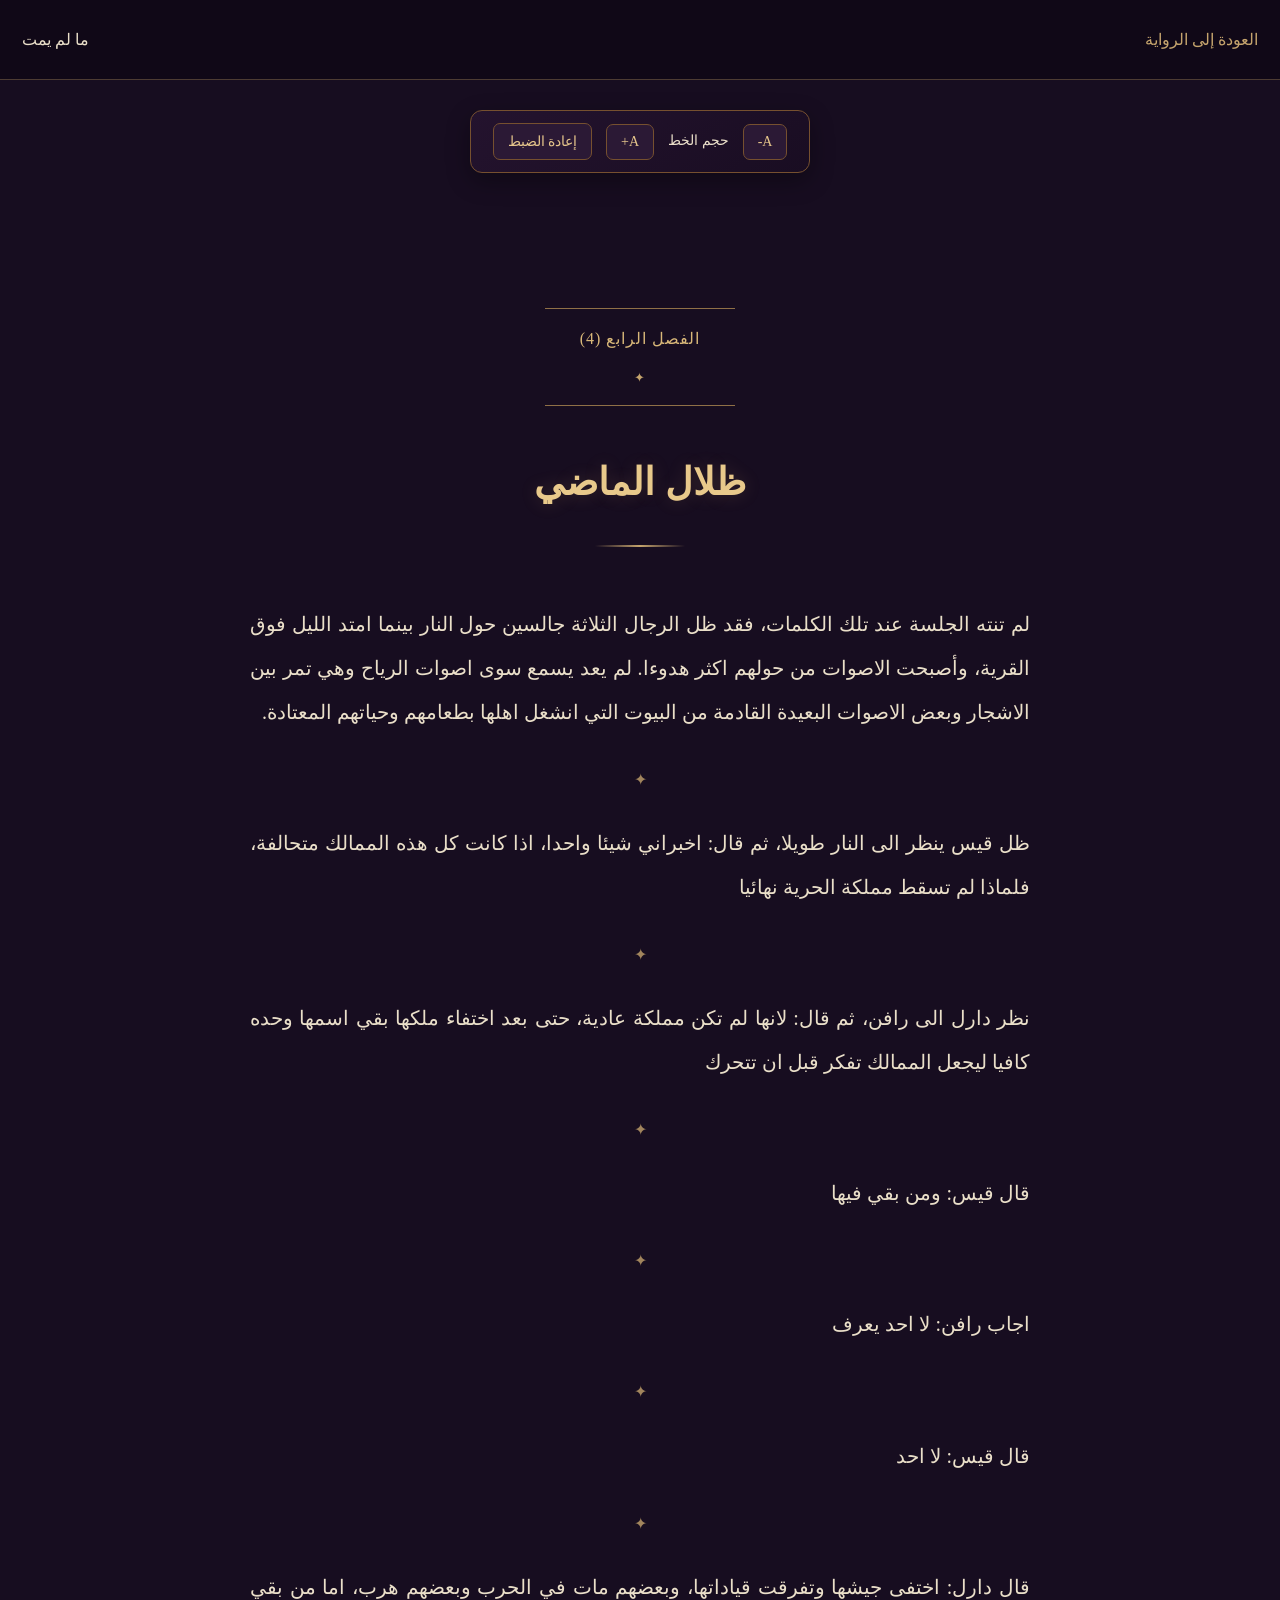
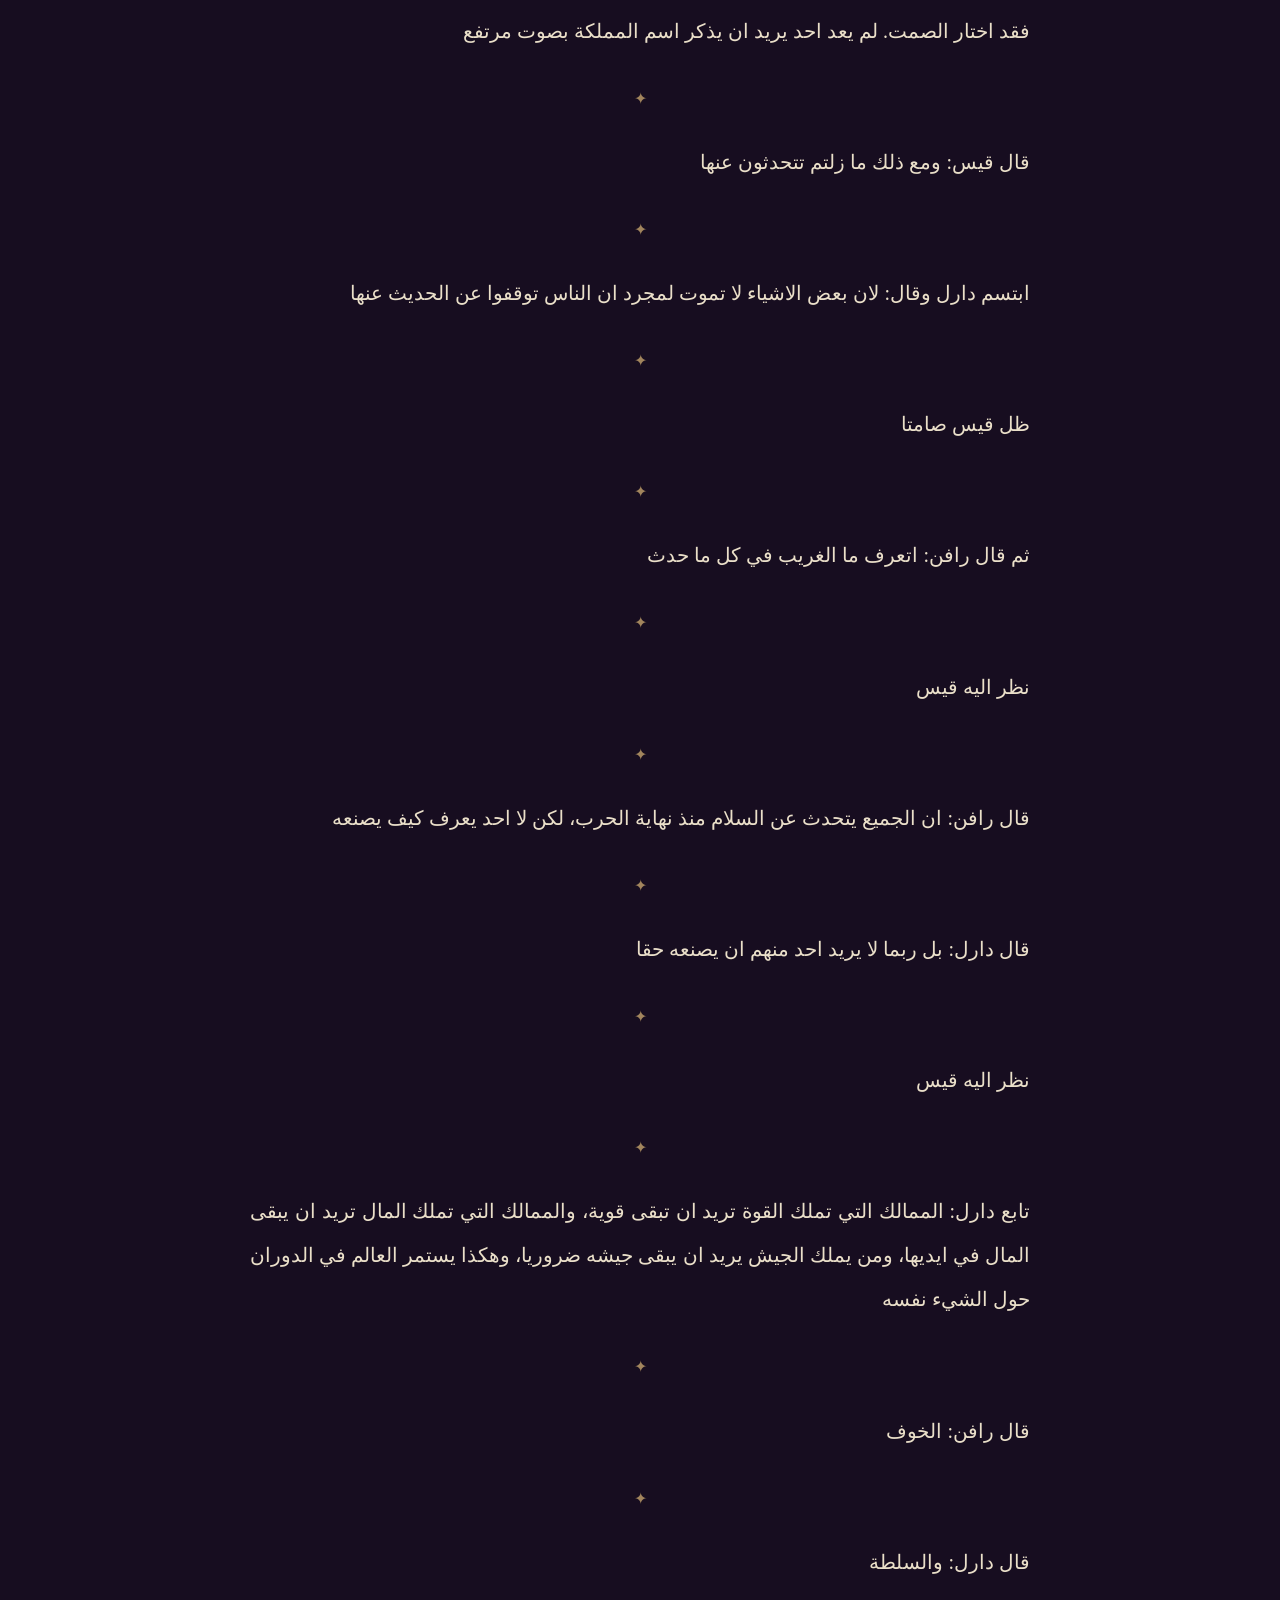
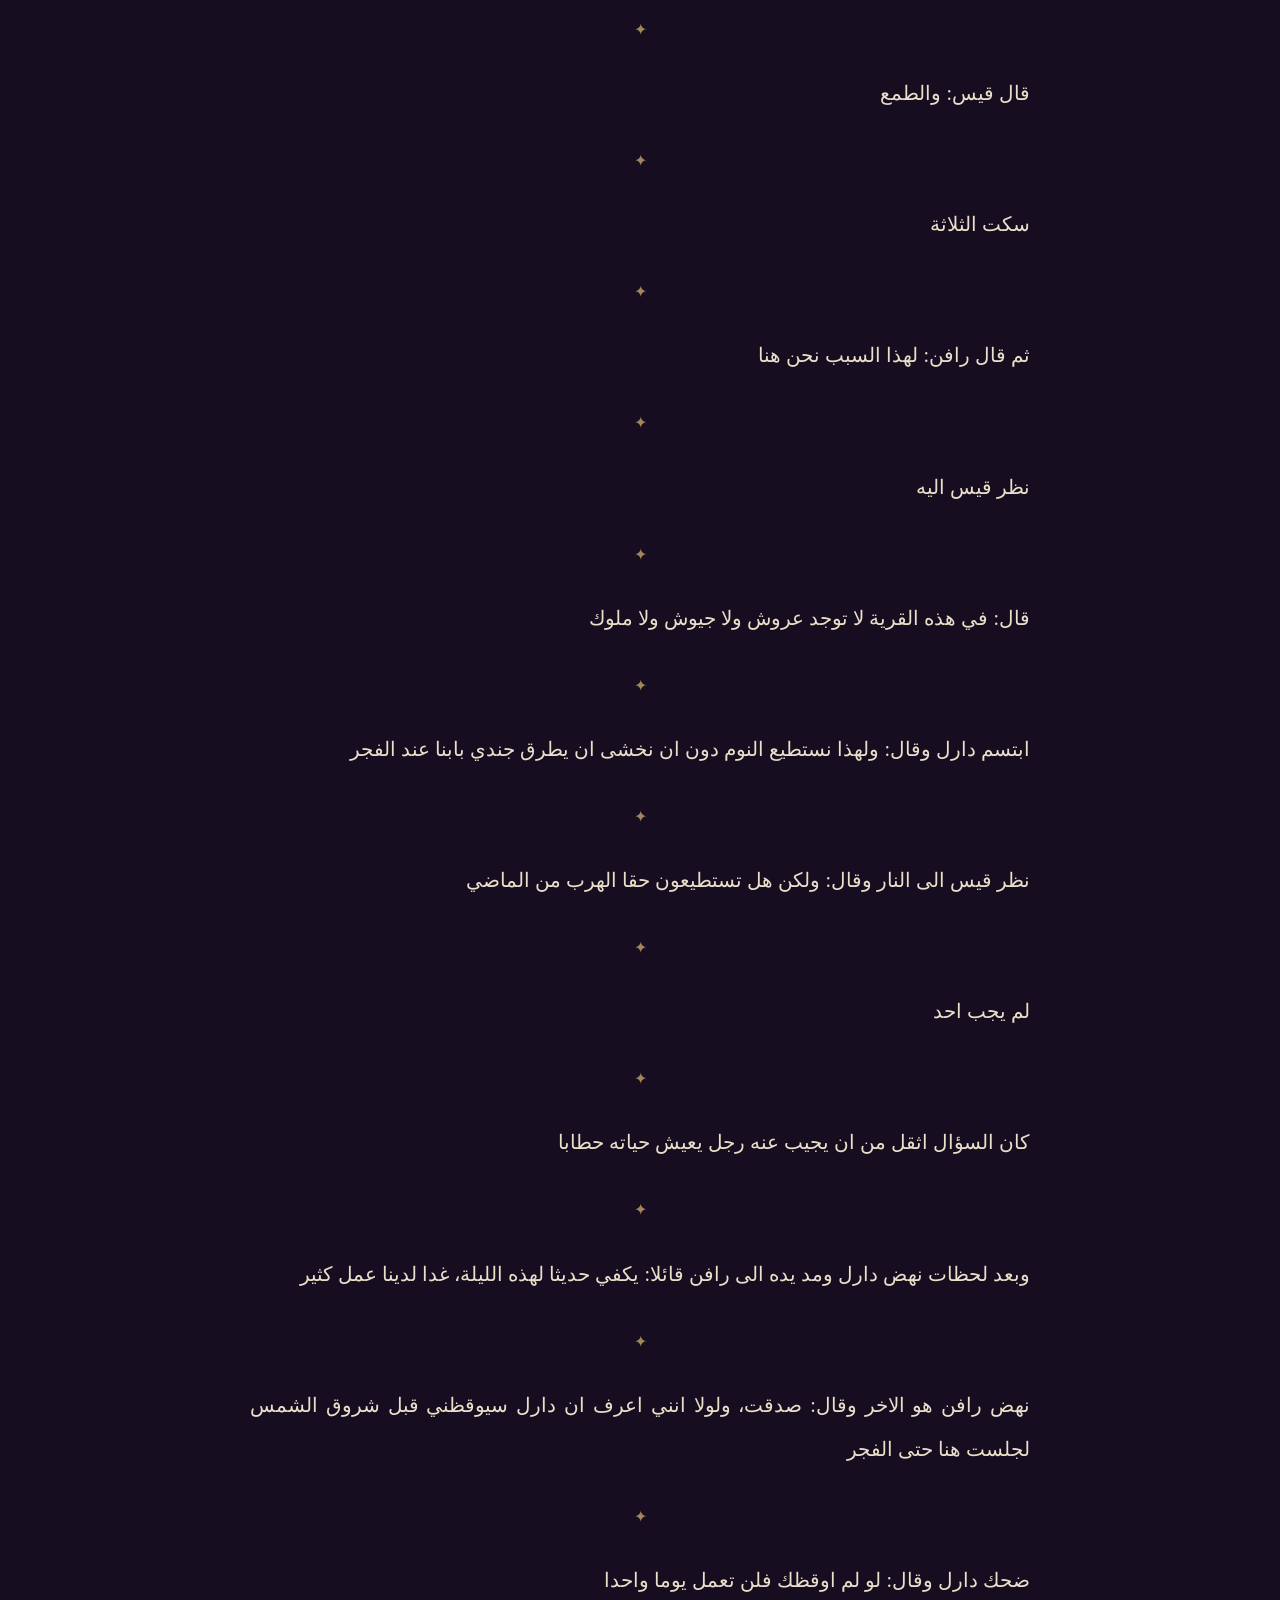
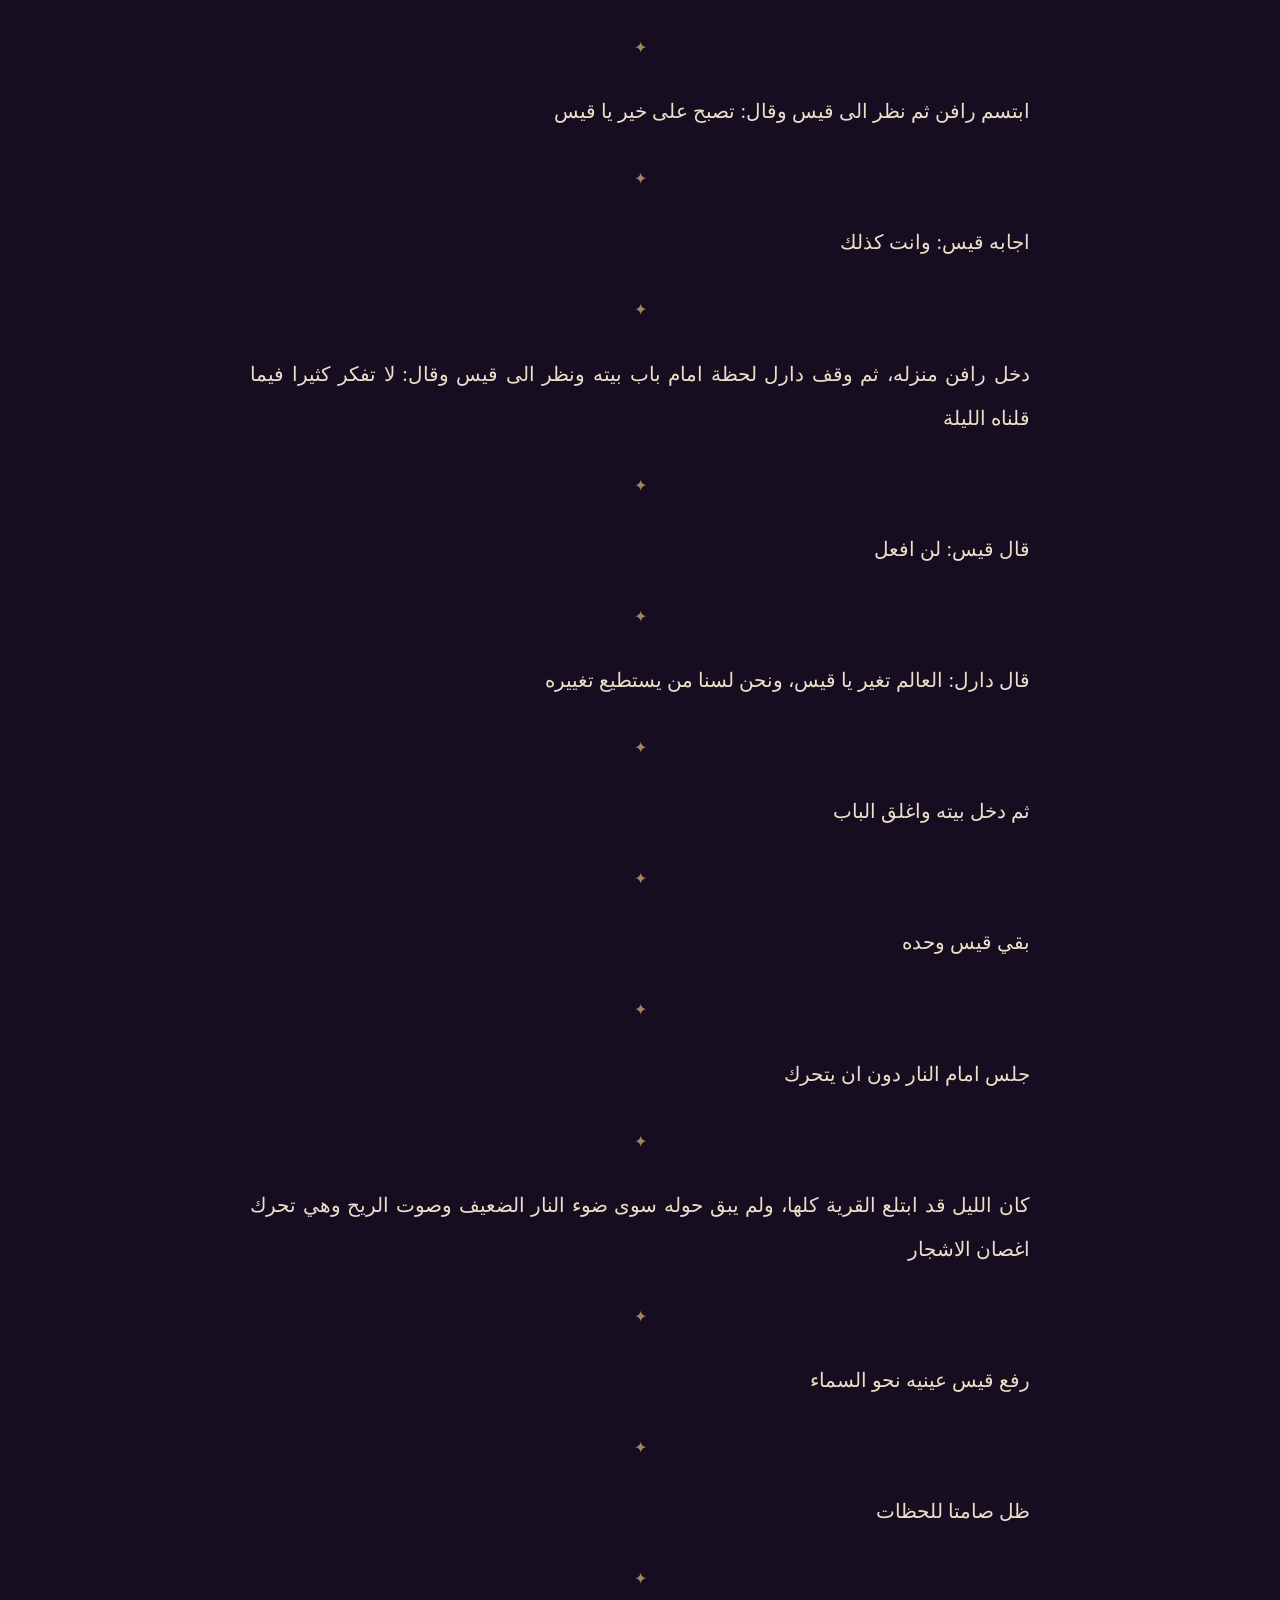
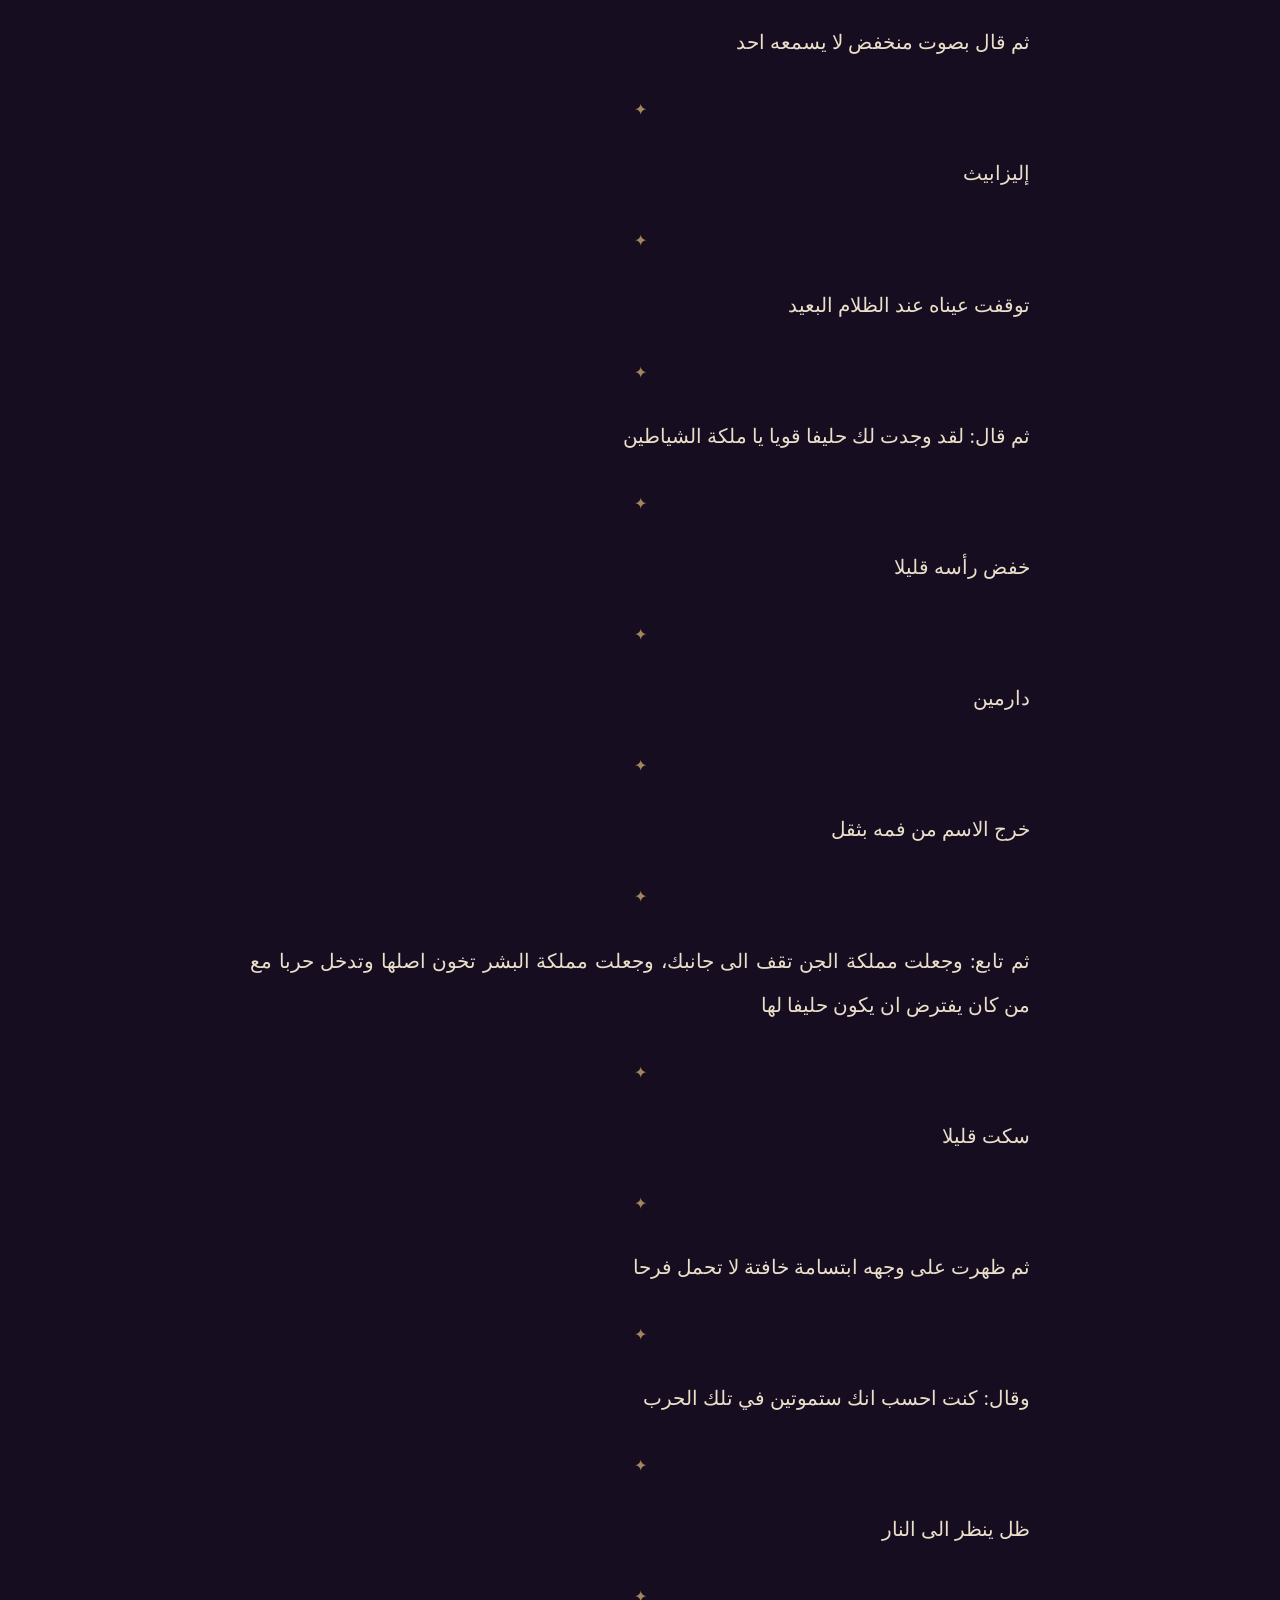
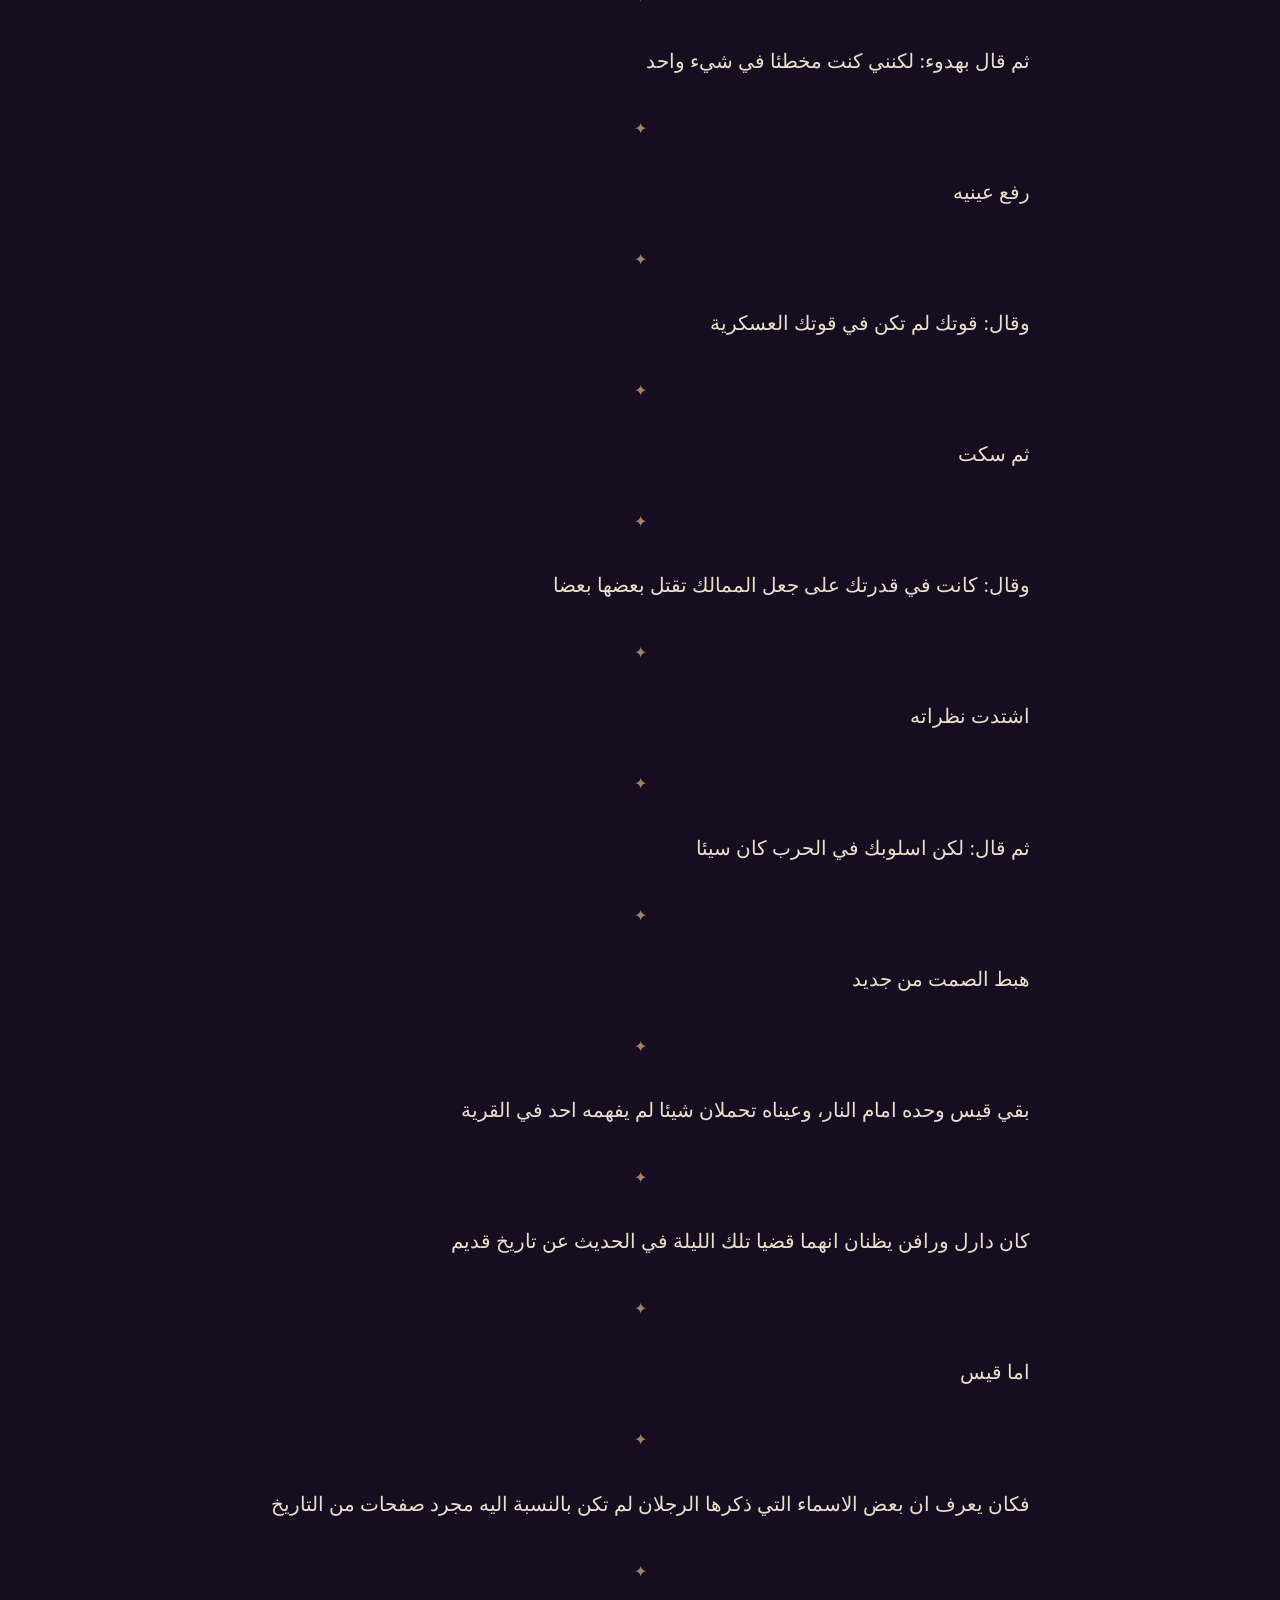
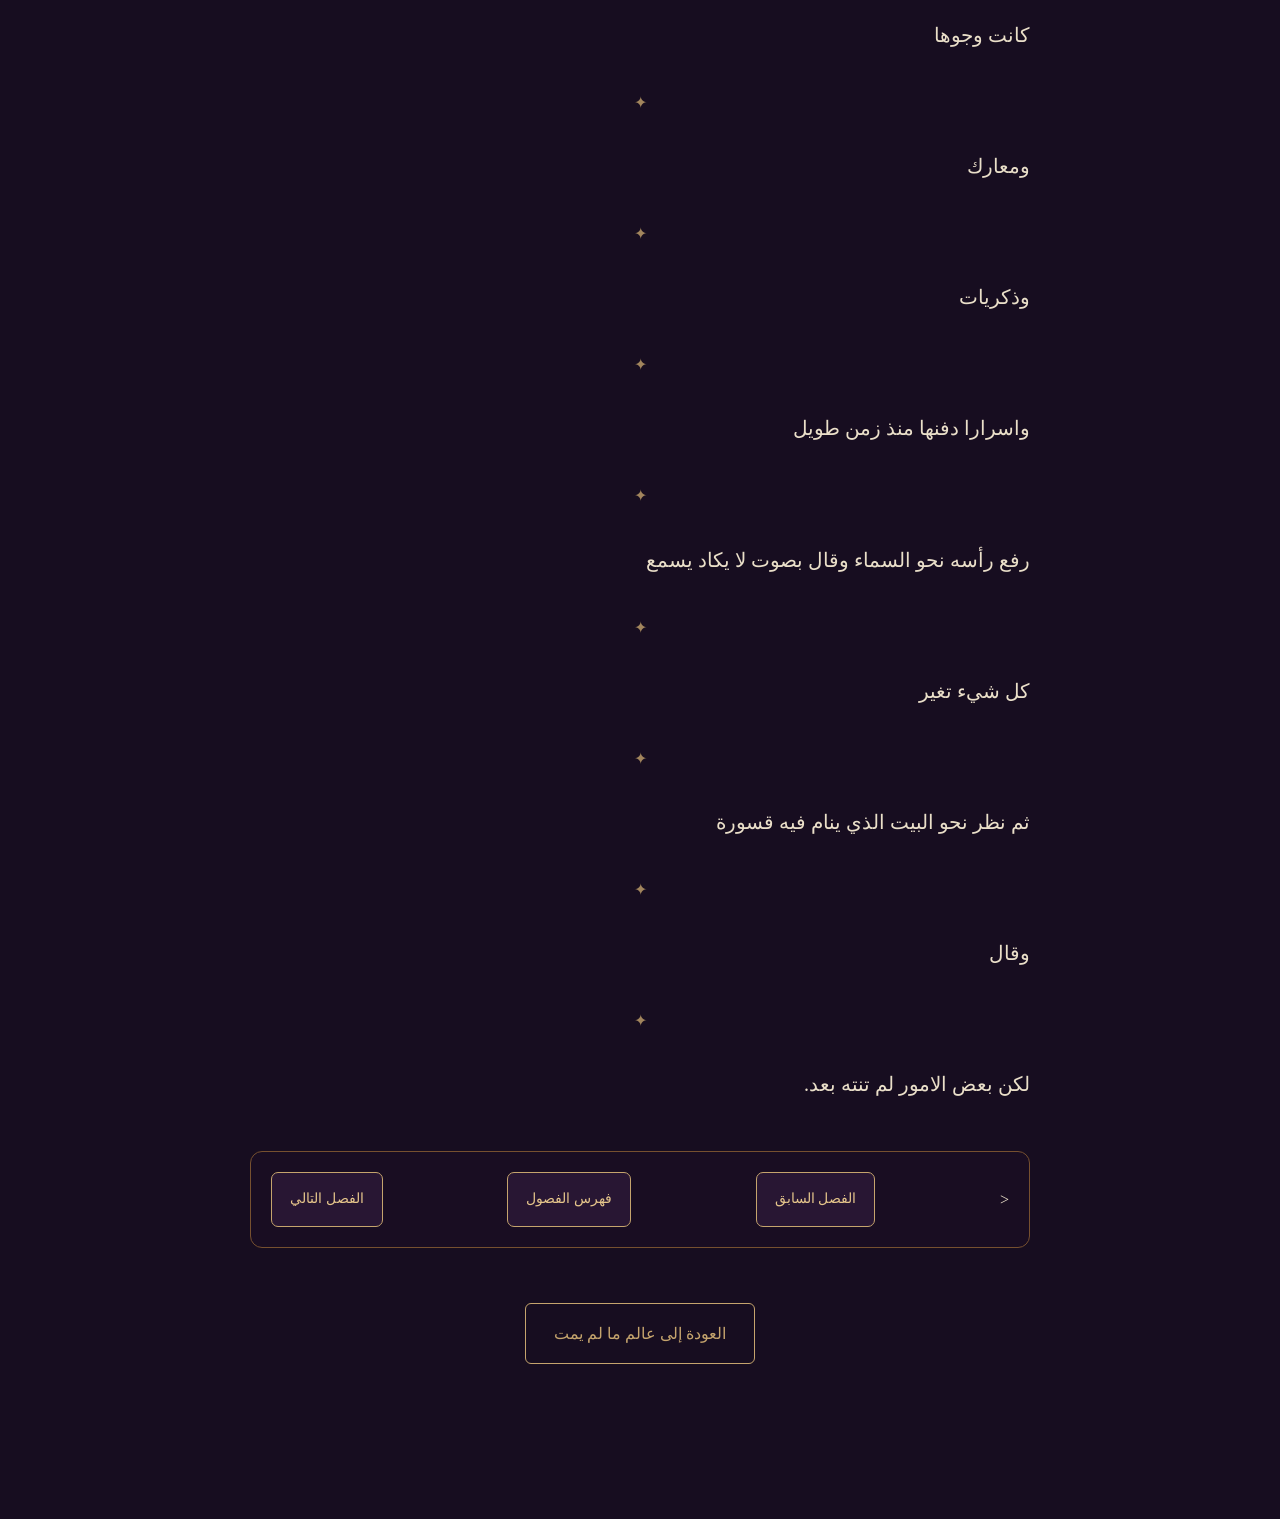
<file: chapters/chapter-04.html>
<!DOCTYPE html>
<html lang="ar" dir="rtl">
<head>
    <meta charset="UTF-8">
    <meta name="viewport" content="width=device-width, initial-scale=1.0">
    <title>ظلال الماضي | ما لم يمت</title>

    <style> 
/* Reading Toolbar */
.reading-tools {
    display: flex;
    align-items: center;
    justify-content: center;
    gap: 14px;
    width: fit-content;
    max-width: 92%;
    margin: 30px auto;
    padding: 12px 22px;
    background: linear-gradient(145deg, #24132e, #190d22);
    border: 1px solid #76502f;
    border-radius: 12px;
    box-shadow: 0 8px 25px #0005;
    color: #c5a46d;
}

.reading-tools span {
    font-size: 14px;
    color: #eadfc9;
}

.reading-tools button {
    background: #2b1935;
    color: #e5c58b;
    border: 1px solid #76502f;
    border-radius: 7px;
    padding: 9px 14px;
    font-family: inherit;
    font-size: 14px;
    cursor: pointer;
    transition: 0.3s ease;
}

.reading-tools button:hover {
    background: #c5a46d;
    color: #190d22;
    border-color: #e5c58b;
    transform: translateY(-2px);
}

@media (max-width: 600px) {
    .reading-tools {
        gap: 8px;
        padding: 10px;
    }

    .reading-tools button {
        padding: 8px 10px;
        font-size: 12px;
    }
}

        * {
            box-sizing: border-box;
        }

        body {
            margin: 0;
            background: #170d20;
            color: #eadfc9;
            font-family: serif;
            line-height: 2.2;
        }

        .reader-header {
            padding: 22px;
            background: #100817;
            border-bottom: 1px solid #c5a46d55;
            display: flex;
            justify-content: space-between;
            align-items: center;
        }

        .reader-header a {
            color: #c5a46d;
            text-decoration: none;
        }

        .reader {
            max-width: 850px;
            margin: 65px auto;
            padding: 35px;
        }

        .chapter-number {
            color: #c5a46d;
            text-align: center;
        }

        h1 {
            text-align: center;
            color: #e4c58d;
            font-size: 38px;
            margin-bottom: 45px;
        }

        .story-text {
            font-size: 20px;
            text-align: justify;
            white-space: normal;
        }

        .story-text p {
            margin-bottom: 25px;
        }

        .back-button {
            display: block;
            width: fit-content;
            margin: 55px auto;
            padding: 12px 28px;
            border: 1px solid #c5a46d;
            border-radius: 6px;
            color: #c5a46d;
            text-decoration: none;
        }

        @media (max-width: 600px) {
            .reader {
                padding: 22px;
                margin: 30px auto;
            }

            .story-text {
                font-size: 18px;
            }

            h1 {
                font-size: 30px;
            }
        }/* زخرفة عنوان الفصل */
.reader h1 {
    color: #e8c98b;
    font-size: 38px;
    text-align: center;
    margin: 35px 0 55px;
    text-shadow: 0 0 18px rgba(197, 157, 92, 0.2);
}

.reader h1::after {
    content: "";
    display: block;
    width: 90px;
    height: 2px;
    margin: 20px auto 0;
    background: linear-gradient(
        to right,
        transparent,
        #c5a46d,
        transparent
    );
}
 /* فواصل فقرات الرواية */
.story-text p + p::before {
    content: "✦";
    display: block;
    text-align: center;
    color: #c5a46d;
    font-size: 16px;
    margin: 24px auto;
    opacity: 0.8;
}

.story-text p {
    margin-bottom: 28px;
    line-height: 2.2;
} /* إطار عنوان الفصل */
.chapter-number {
    display: table;
    margin: 35px auto 25px;
    padding: 12px 35px;
    color: #d9b879;
    border-top: 1px solid #8f7047;
    border-bottom: 1px solid #8f7047;
    position: relative;
    letter-spacing: 1px;
}

.chapter-number::after {
    content: "✦";
    display: block;
    color: #c5a46d;
    font-size: 13px;
    margin-top: 8px;
} 
.chapter-navigation {
    display: flex;
    justify-content: space-between;
    align-items: center;
    gap: 12px;
    max-width: 850px;
    margin: 45px auto 25px;
    padding: 20px;
    background: #190d22;
    border: 1px solid #76502f;
    border-radius: 12px;
}

.chapter-navigation a,
.chapter-navigation button {
    padding: 11px 18px;
    border: 1px solid #c5a46d;
    border-radius: 7px;
    color: #e5c58b;
    background: #281633;
    text-decoration: none;
    font-family: inherit;
    font-size: 14px;
}

.chapter-navigation .nav-disabled {
    opacity: 0.4;
    cursor: not-allowed;
}

@media (max-width: 600px) {
    .chapter-navigation {
        padding: 12px 8px;
        gap: 6px;
    }

    .chapter-navigation a,
    .chapter-navigation button {
        padding: 9px 8px;
        font-size: 12px;
    }
}
 </style>
</head>

<body>

<header class="reader-header">
    <a href="../qaswara.html">العودة إلى الرواية</a>
    <span>ما لم يمت</span>
</header>

<div class="reading-tools">
    <button id="decrease-font">A-</button>
    <span>حجم الخط</span>
    <button id="increase-font">A+</button>
    <button id="reset-font">إعادة الضبط</button>
</div>

<main class="reader">

    <div class="chapter-number">الفصل الرابع (4)</div>

    <h1>ظلال الماضي</h1>

    <article class="story-text">

<p>لم تنته الجلسة عند تلك الكلمات، فقد ظل الرجال الثلاثة جالسين حول النار بينما امتد الليل فوق القرية، وأصبحت الاصوات من حولهم اكثر هدوءا. لم يعد يسمع سوى اصوات الرياح وهي تمر بين الاشجار وبعض الاصوات البعيدة القادمة من البيوت التي انشغل اهلها بطعامهم وحياتهم المعتادة.</p>

<p>ظل قيس ينظر الى النار طويلا، ثم قال: اخبراني شيئا واحدا، اذا كانت كل هذه الممالك متحالفة، فلماذا لم تسقط مملكة الحرية نهائيا</p>

<p>نظر دارل الى رافن، ثم قال: لانها لم تكن مملكة عادية، حتى بعد اختفاء ملكها بقي اسمها وحده كافيا ليجعل الممالك تفكر قبل ان تتحرك</p>

<p>قال قيس: ومن بقي فيها</p>

<p>اجاب رافن: لا احد يعرف</p>

<p>قال قيس: لا احد</p>

<p>قال دارل: اختفى جيشها وتفرقت قياداتها، وبعضهم مات في الحرب وبعضهم هرب، اما من بقي فقد اختار الصمت. لم يعد احد يريد ان يذكر اسم المملكة بصوت مرتفع</p>

<p>قال قيس: ومع ذلك ما زلتم تتحدثون عنها</p>

<p>ابتسم دارل وقال: لان بعض الاشياء لا تموت لمجرد ان الناس توقفوا عن الحديث عنها</p>

<p>ظل قيس صامتا</p>

<p>ثم قال رافن: اتعرف ما الغريب في كل ما حدث</p>

<p>نظر اليه قيس</p>

<p>قال رافن: ان الجميع يتحدث عن السلام منذ نهاية الحرب، لكن لا احد يعرف كيف يصنعه</p>

<p>قال دارل: بل ربما لا يريد احد منهم ان يصنعه حقا</p>

<p>نظر اليه قيس</p>

<p>تابع دارل: الممالك التي تملك القوة تريد ان تبقى قوية، والممالك التي تملك المال تريد ان يبقى المال في ايديها، ومن يملك الجيش يريد ان يبقى جيشه ضروريا، وهكذا يستمر العالم في الدوران حول الشيء نفسه</p>

<p>قال رافن: الخوف</p>

<p>قال دارل: والسلطة</p>

<p>قال قيس: والطمع</p>

<p>سكت الثلاثة</p>

<p>ثم قال رافن: لهذا السبب نحن هنا</p>

<p>نظر قيس اليه</p>

<p>قال: في هذه القرية لا توجد عروش ولا جيوش ولا ملوك</p>

<p>ابتسم دارل وقال: ولهذا نستطيع النوم دون ان نخشى ان يطرق جندي بابنا عند الفجر</p>

<p>نظر قيس الى النار وقال: ولكن هل تستطيعون حقا الهرب من الماضي</p>

<p>لم يجب احد</p>

<p>كان السؤال اثقل من ان يجيب عنه رجل يعيش حياته حطابا</p>

<p>وبعد لحظات نهض دارل ومد يده الى رافن قائلا: يكفي حديثا لهذه الليلة، غدا لدينا عمل كثير</p>

<p>نهض رافن هو الاخر وقال: صدقت، ولولا انني اعرف ان دارل سيوقظني قبل شروق الشمس لجلست هنا حتى الفجر</p>

<p>ضحك دارل وقال: لو لم اوقظك فلن تعمل يوما واحدا</p>

<p>ابتسم رافن ثم نظر الى قيس وقال: تصبح على خير يا قيس</p>

<p>اجابه قيس: وانت كذلك</p>

<p>دخل رافن منزله، ثم وقف دارل لحظة امام باب بيته ونظر الى قيس وقال: لا تفكر كثيرا فيما قلناه الليلة</p>

<p>قال قيس: لن افعل</p>

<p>قال دارل: العالم تغير يا قيس، ونحن لسنا من يستطيع تغييره</p>

<p>ثم دخل بيته واغلق الباب</p>

<p>بقي قيس وحده</p>

<p>جلس امام النار دون ان يتحرك</p>

<p>كان الليل قد ابتلع القرية كلها، ولم يبق حوله سوى ضوء النار الضعيف وصوت الريح وهي تحرك اغصان الاشجار</p>

<p>رفع قيس عينيه نحو السماء</p>

<p>ظل صامتا للحظات</p>

<p>ثم قال بصوت منخفض لا يسمعه احد</p>

<p>إليزابيث</p>

<p>توقفت عيناه عند الظلام البعيد</p>

<p>ثم قال: لقد وجدت لك حليفا قويا يا ملكة الشياطين</p>

<p>خفض رأسه قليلا</p>

<p>دارمين</p>

<p>خرج الاسم من فمه بثقل</p>

<p>ثم تابع: وجعلت مملكة الجن تقف الى جانبك، وجعلت مملكة البشر تخون اصلها وتدخل حربا مع من كان يفترض ان يكون حليفا لها</p>

<p>سكت قليلا</p>

<p>ثم ظهرت على وجهه ابتسامة خافتة لا تحمل فرحا</p>

<p>وقال: كنت احسب انك ستموتين في تلك الحرب</p>

<p>ظل ينظر الى النار</p>

<p>ثم قال بهدوء: لكنني كنت مخطئا في شيء واحد</p>

<p>رفع عينيه</p>

<p>وقال: قوتك لم تكن في قوتك العسكرية</p>

<p>ثم سكت</p>

<p>وقال: كانت في قدرتك على جعل الممالك تقتل بعضها بعضا</p>

<p>اشتدت نظراته</p>

<p>ثم قال: لكن اسلوبك في الحرب كان سيئا</p>

<p>هبط الصمت من جديد</p>

<p>بقي قيس وحده امام النار، وعيناه تحملان شيئا لم يفهمه احد في القرية</p>

<p>كان دارل ورافن يظنان انهما قضيا تلك الليلة في الحديث عن تاريخ قديم</p>

<p>اما قيس</p>

<p>فكان يعرف ان بعض الاسماء التي ذكرها الرجلان لم تكن بالنسبة اليه مجرد صفحات من التاريخ</p>

<p>كانت وجوها</p>

<p>ومعارك</p>

<p>وذكريات</p>

<p>واسرارا دفنها منذ زمن طويل</p>

<p>رفع رأسه نحو السماء وقال بصوت لا يكاد يسمع</p>

<p>كل شيء تغير</p>

<p>ثم نظر نحو البيت الذي ينام فيه قسورة</p>

<p>وقال</p>

<p>لكن بعض الامور لم تنته بعد.</p>

    </article>

<nav class="chapter-navigation">
    <<a href="chapter-03.html">
    الفصل السابق
</a>

    <a href="../qaswara.html">
        فهرس الفصول
    </a>

    <a href="chapter-05.html">
    الفصل التالي
</a>
</nav>

    <a class="back-button" href="../qaswara.html">
        العودة إلى عالم ما لم يمت
    </a>

</main>
<script>
const storyText = document.querySelector(".story-text");

let fontSize = 18;

document.getElementById("increase-font").onclick = function() {
    fontSize += 2;
    storyText.style.fontSize = fontSize + "px";
};

document.getElementById("decrease-font").onclick = function() {
    if (fontSize > 12) {
        fontSize -= 2;
        storyText.style.fontSize = fontSize + "px";
    }
};

document.getElementById("reset-font").onclick = function() {
    fontSize = 18;
    storyText.style.fontSize = fontSize + "px";
};
</script>
</body>
</html>
</file>
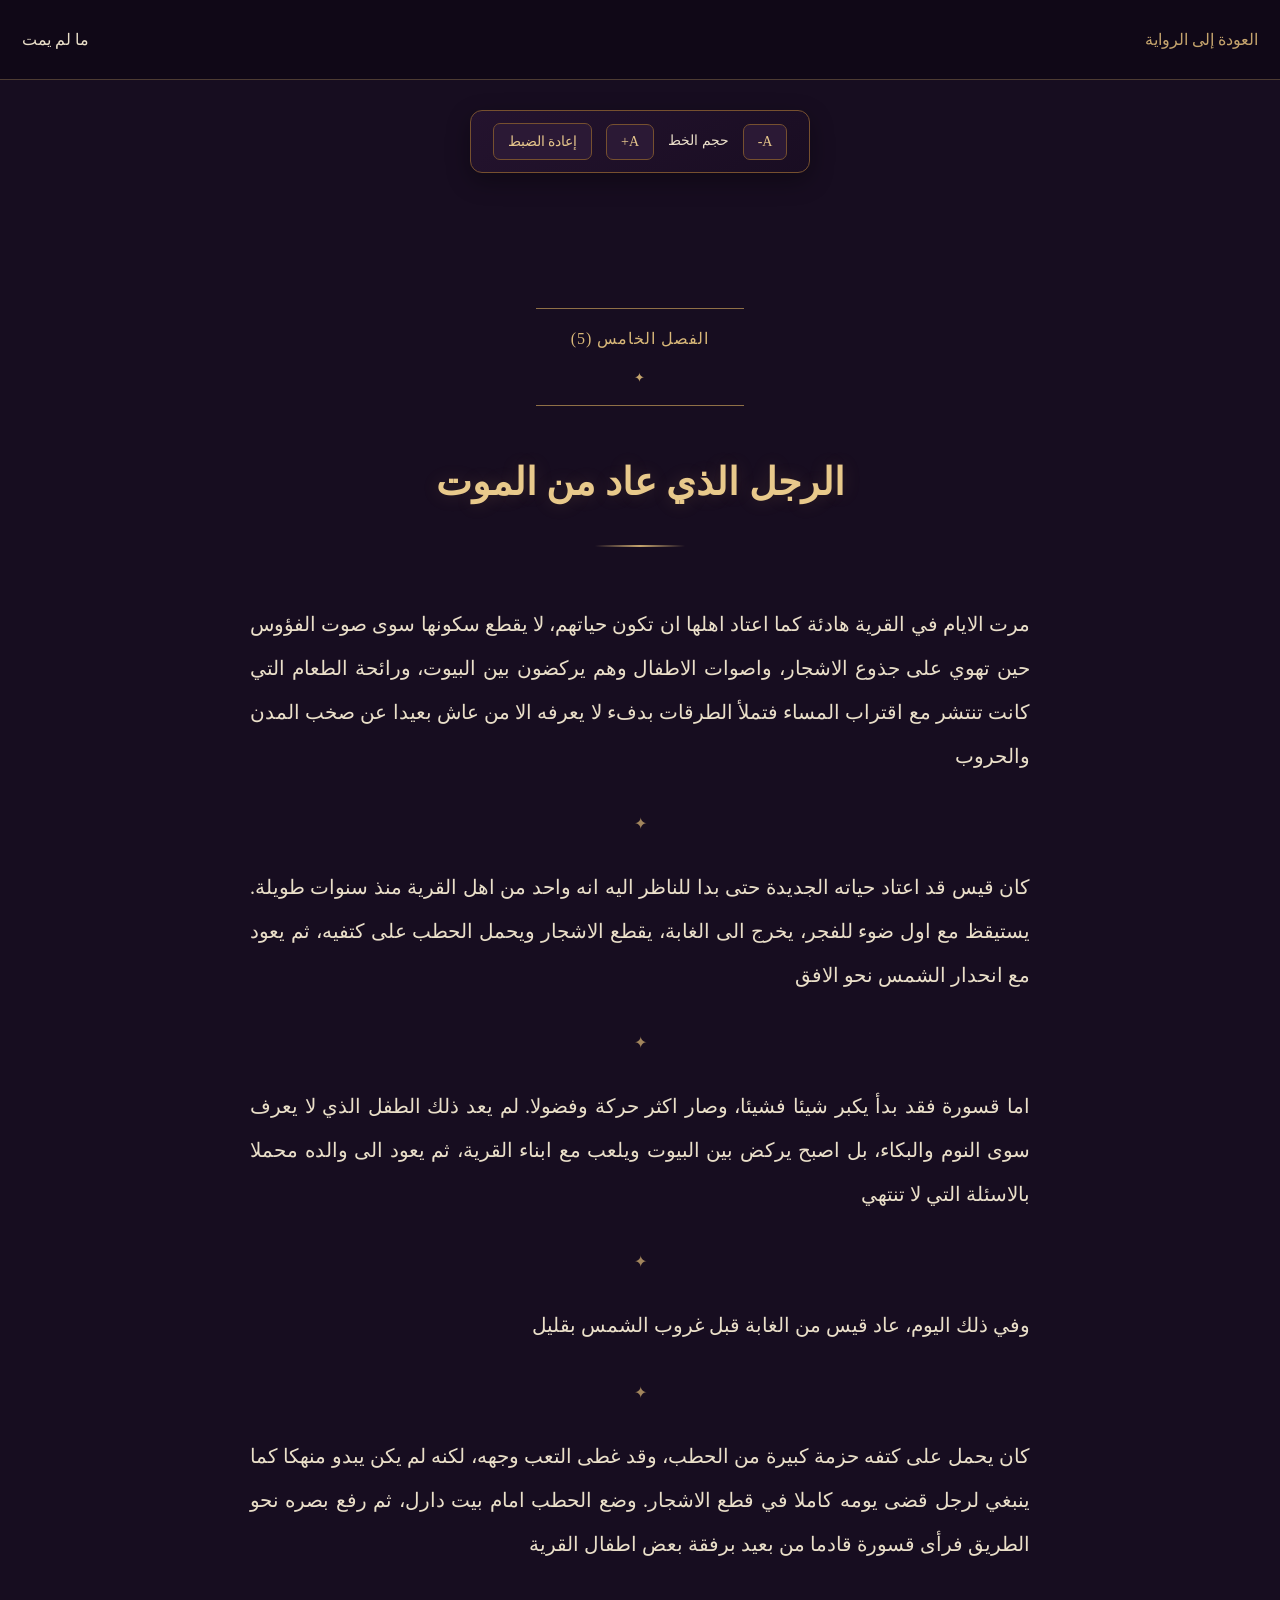
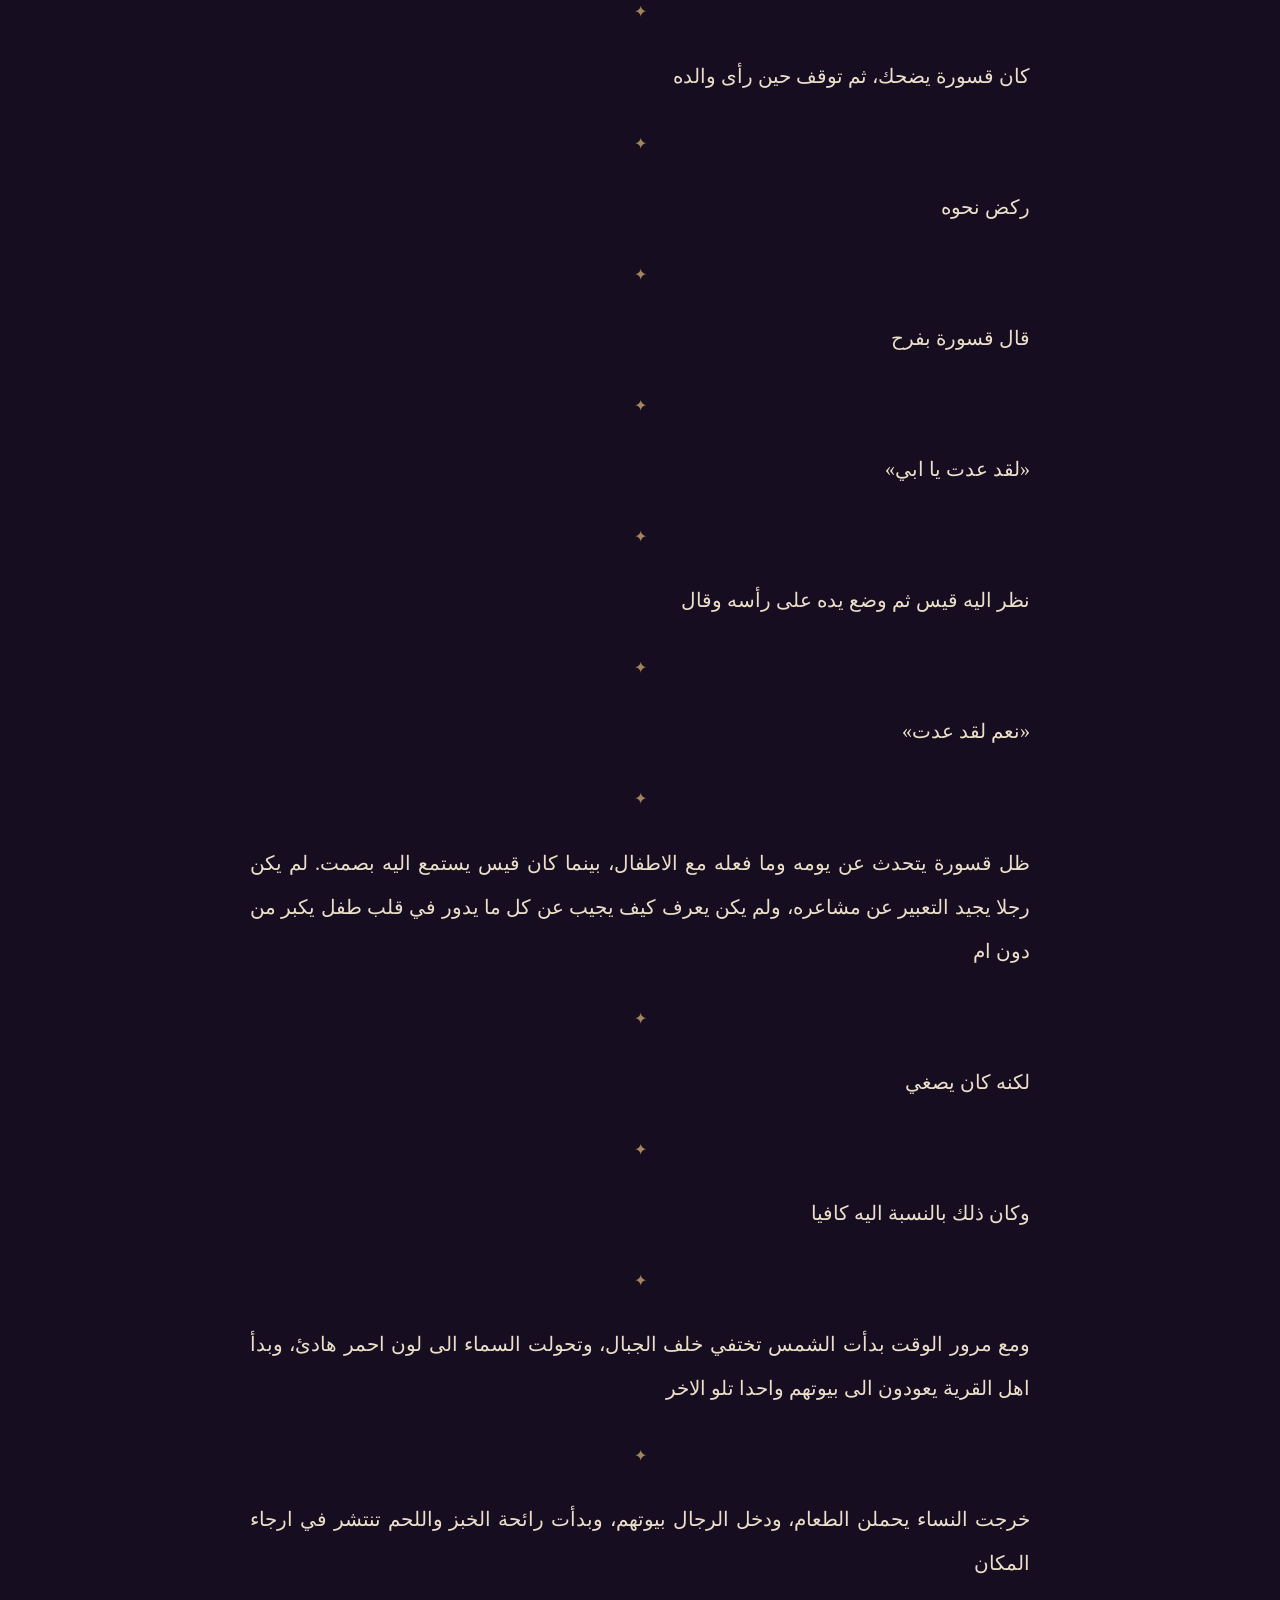
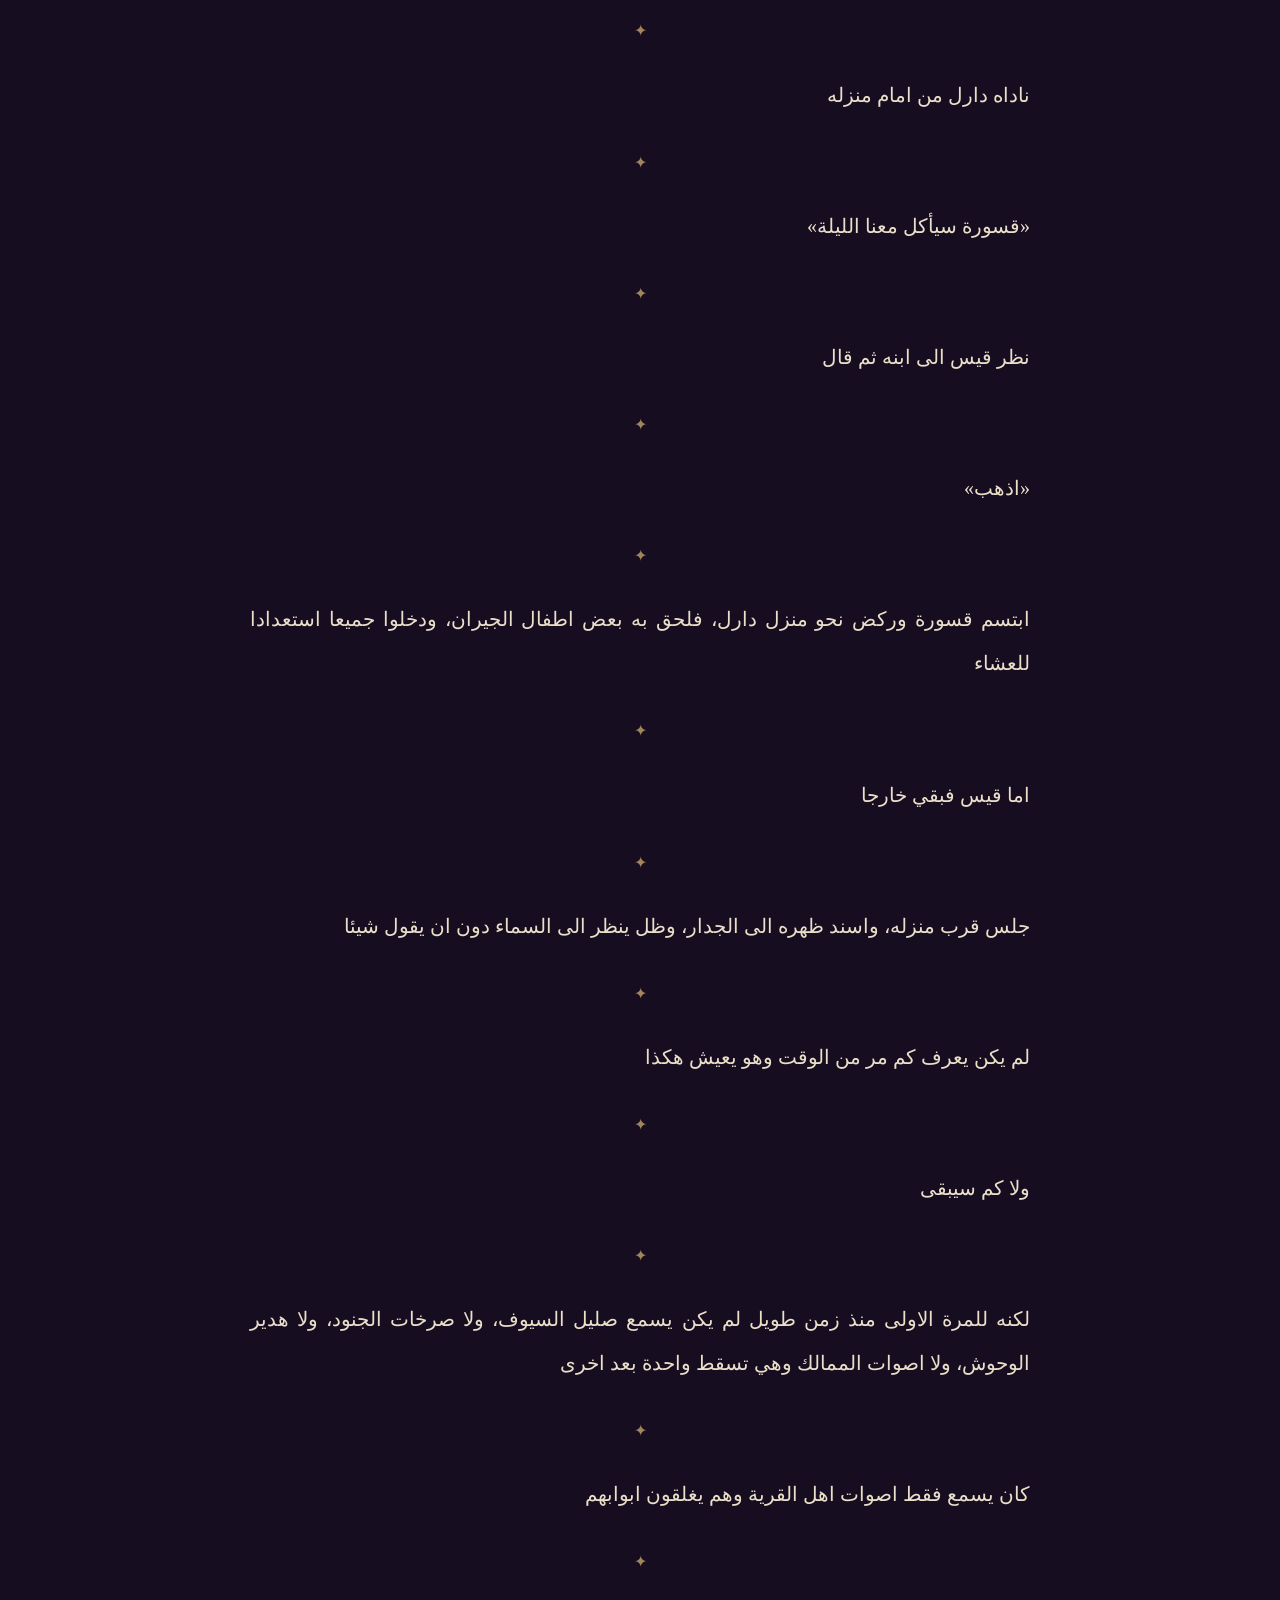
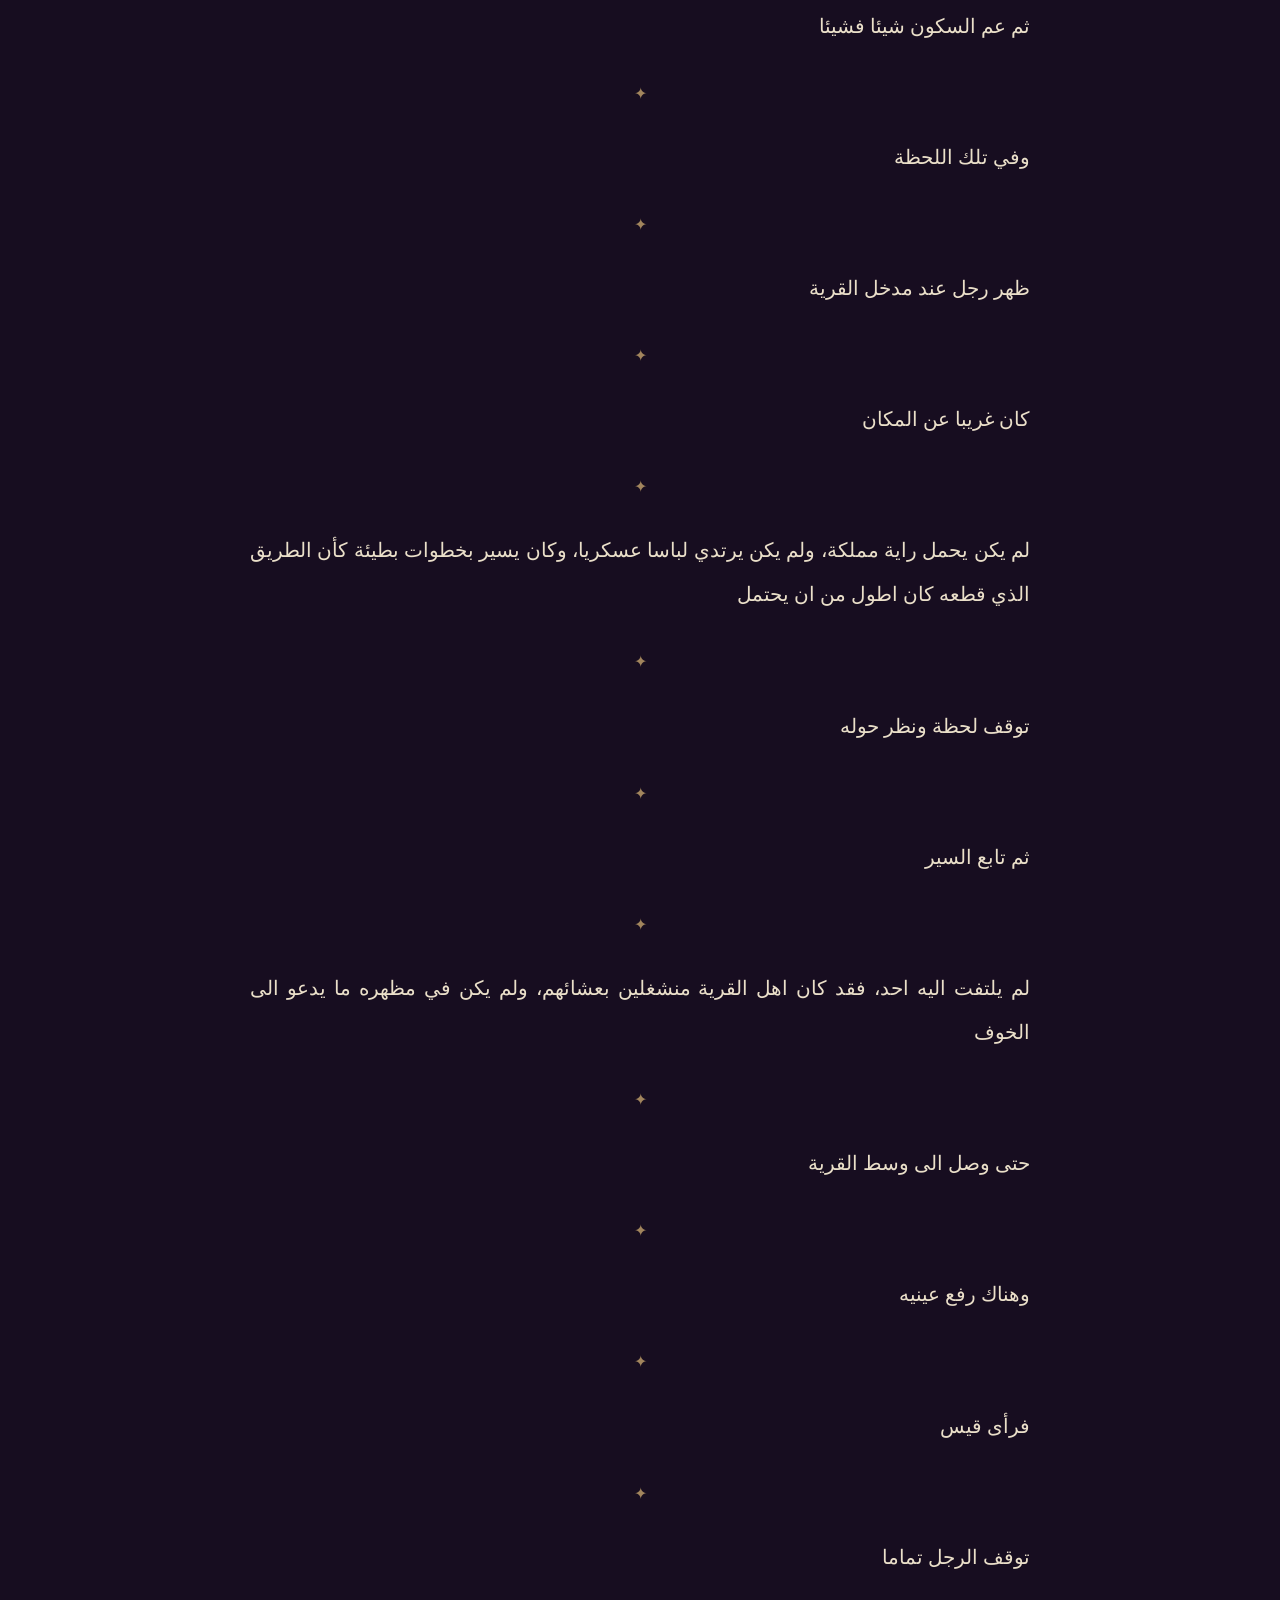
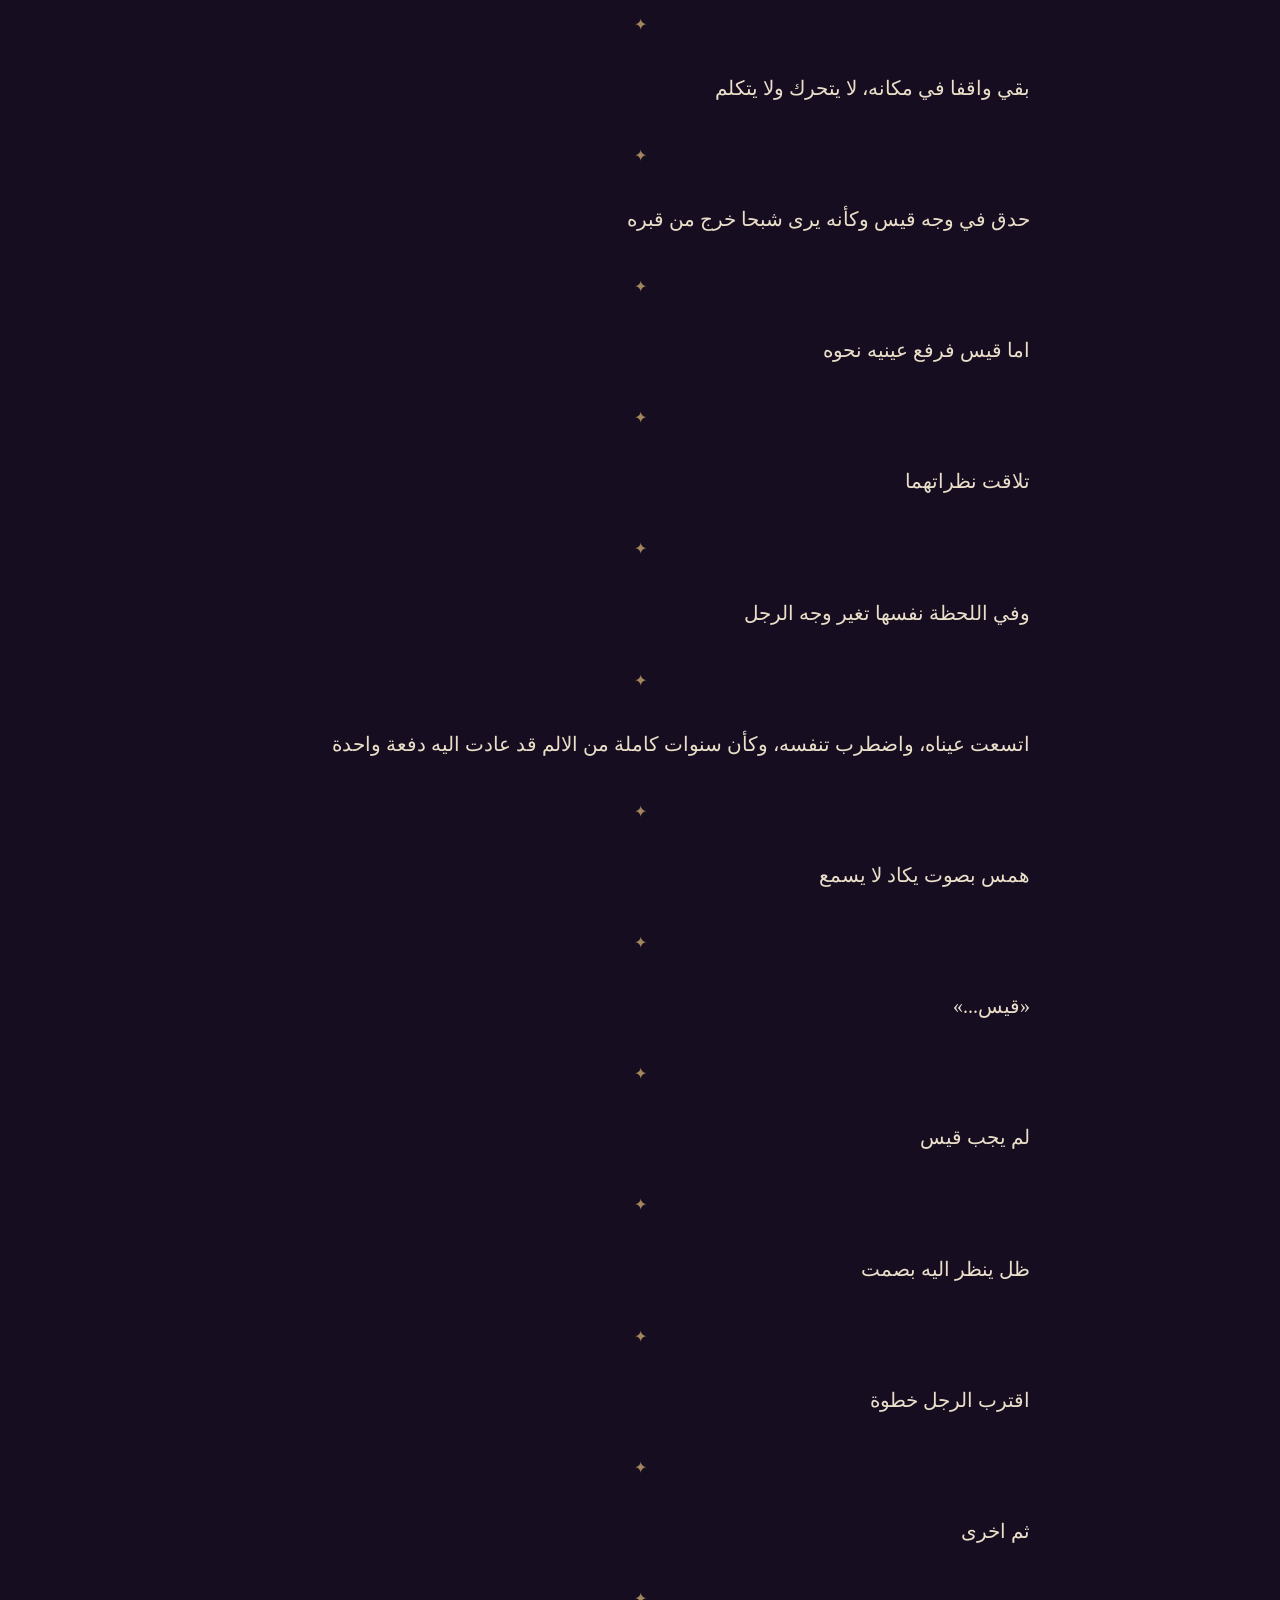
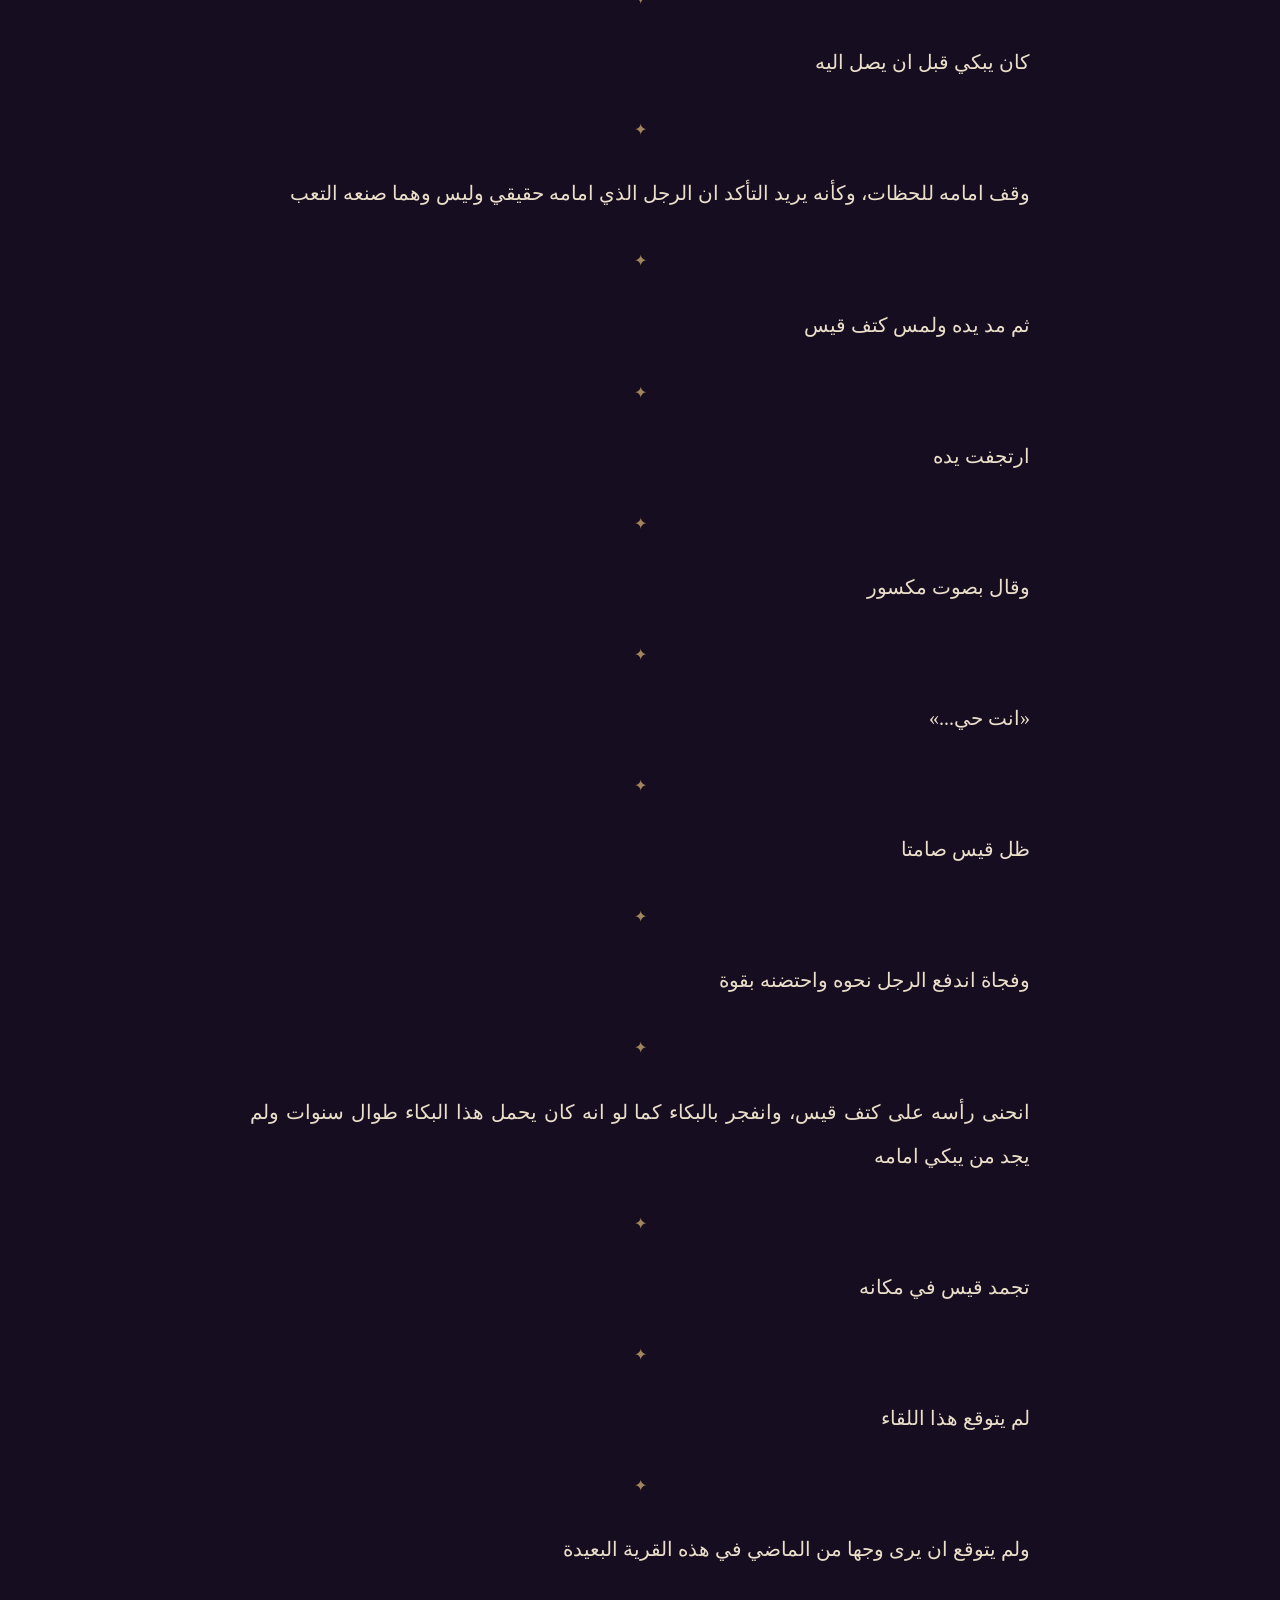
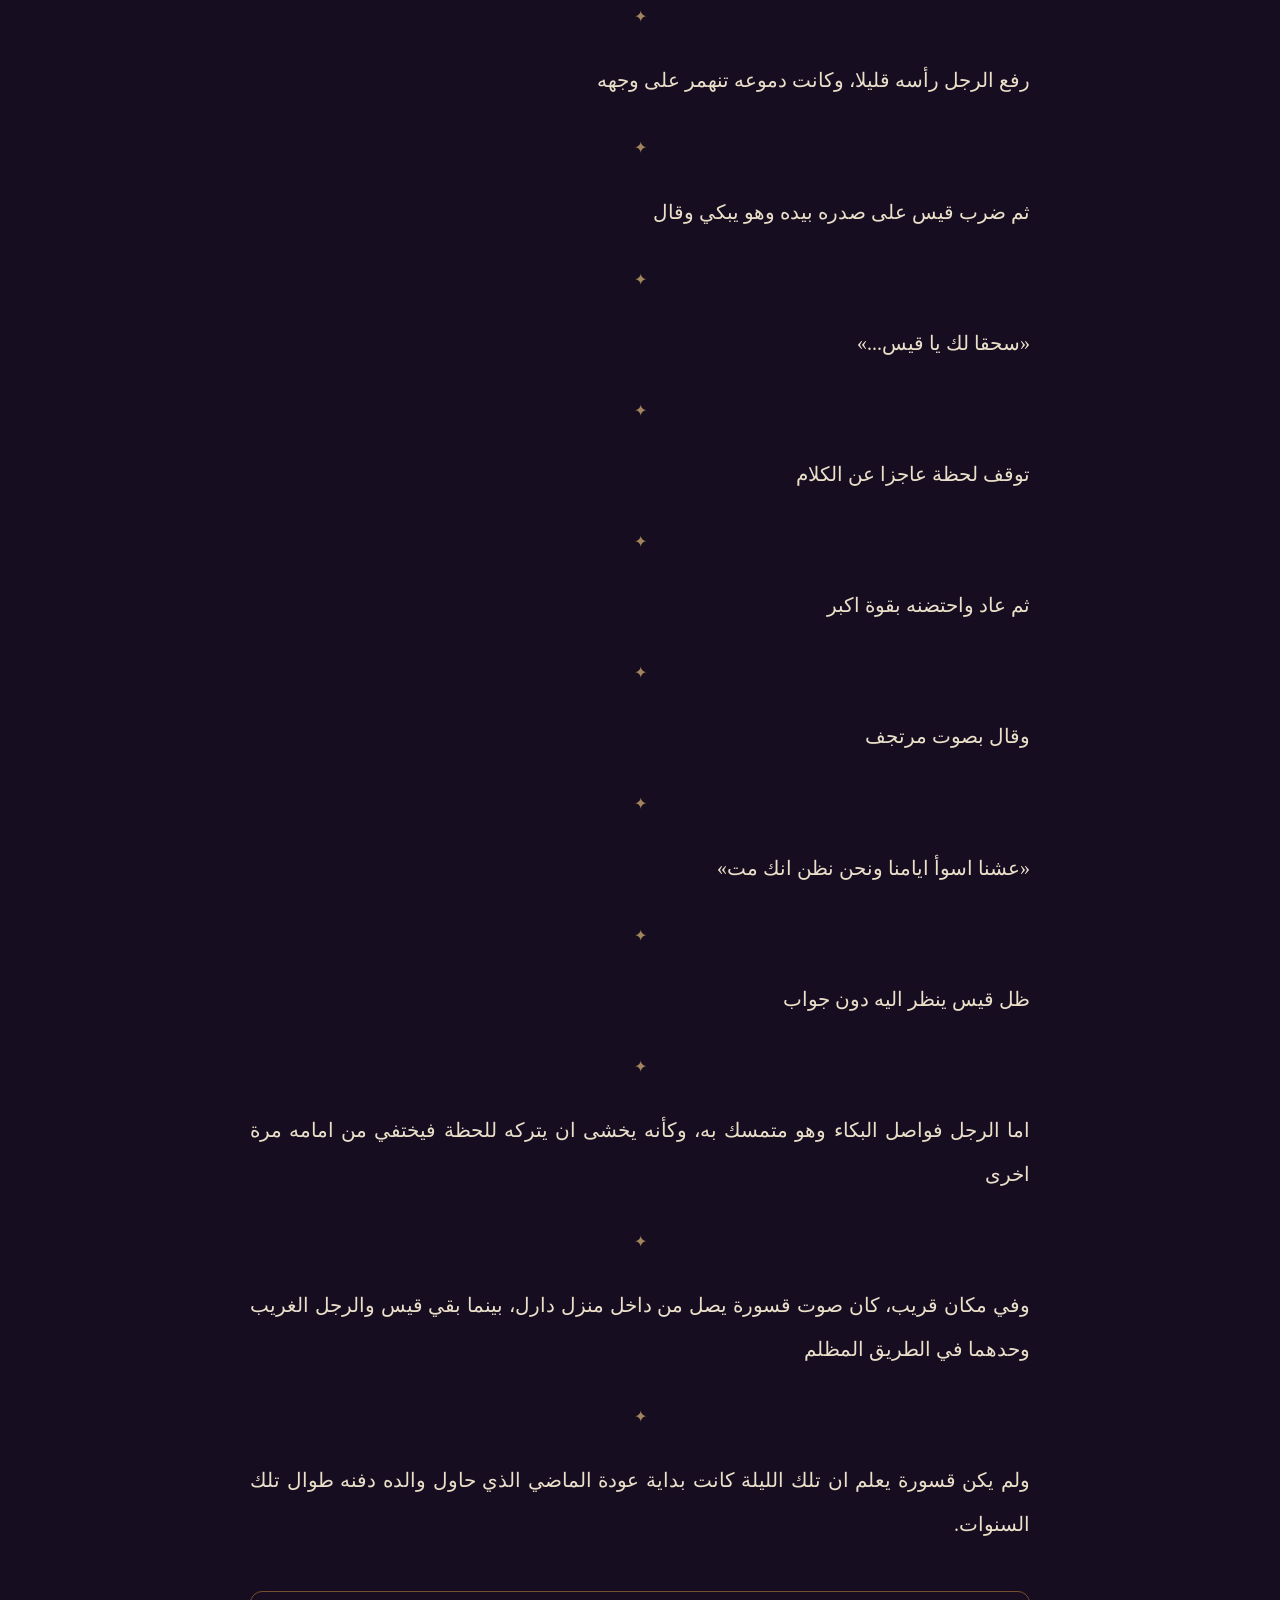
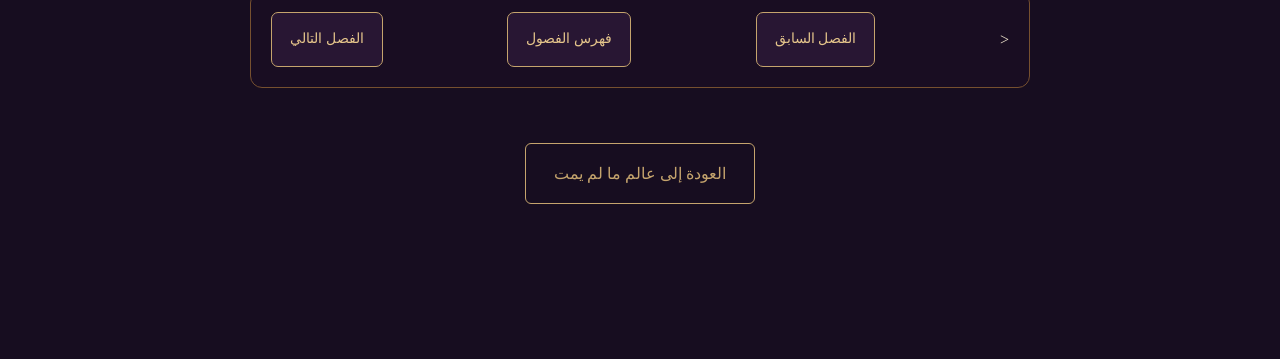
<file: chapters/chapter-05.html>
<!DOCTYPE html>
<html lang="ar" dir="rtl">
<head>
    <meta charset="UTF-8">
    <meta name="viewport" content="width=device-width, initial-scale=1.0">
    <title>الرجل الذي عاد من الموت | ما لم يمت</title>

    <style> 
/* Reading Toolbar */
.reading-tools {
    display: flex;
    align-items: center;
    justify-content: center;
    gap: 14px;
    width: fit-content;
    max-width: 92%;
    margin: 30px auto;
    padding: 12px 22px;
    background: linear-gradient(145deg, #24132e, #190d22);
    border: 1px solid #76502f;
    border-radius: 12px;
    box-shadow: 0 8px 25px #0005;
    color: #c5a46d;
}

.reading-tools span {
    font-size: 14px;
    color: #eadfc9;
}

.reading-tools button {
    background: #2b1935;
    color: #e5c58b;
    border: 1px solid #76502f;
    border-radius: 7px;
    padding: 9px 14px;
    font-family: inherit;
    font-size: 14px;
    cursor: pointer;
    transition: 0.3s ease;
}

.reading-tools button:hover {
    background: #c5a46d;
    color: #190d22;
    border-color: #e5c58b;
    transform: translateY(-2px);
}

@media (max-width: 600px) {
    .reading-tools {
        gap: 8px;
        padding: 10px;
    }

    .reading-tools button {
        padding: 8px 10px;
        font-size: 12px;
    }
}

        * {
            box-sizing: border-box;
        }

        body {
            margin: 0;
            background: #170d20;
            color: #eadfc9;
            font-family: serif;
            line-height: 2.2;
        }

        .reader-header {
            padding: 22px;
            background: #100817;
            border-bottom: 1px solid #c5a46d55;
            display: flex;
            justify-content: space-between;
            align-items: center;
        }

        .reader-header a {
            color: #c5a46d;
            text-decoration: none;
        }

        .reader {
            max-width: 850px;
            margin: 65px auto;
            padding: 35px;
        }

        .chapter-number {
            color: #c5a46d;
            text-align: center;
        }

        h1 {
            text-align: center;
            color: #e4c58d;
            font-size: 38px;
            margin-bottom: 45px;
        }

        .story-text {
            font-size: 20px;
            text-align: justify;
            white-space: normal;
        }

        .story-text p {
            margin-bottom: 25px;
        }

        .back-button {
            display: block;
            width: fit-content;
            margin: 55px auto;
            padding: 12px 28px;
            border: 1px solid #c5a46d;
            border-radius: 6px;
            color: #c5a46d;
            text-decoration: none;
        }

        @media (max-width: 600px) {
            .reader {
                padding: 22px;
                margin: 30px auto;
            }

            .story-text {
                font-size: 18px;
            }

            h1 {
                font-size: 30px;
            }
        }/* زخرفة عنوان الفصل */
.reader h1 {
    color: #e8c98b;
    font-size: 38px;
    text-align: center;
    margin: 35px 0 55px;
    text-shadow: 0 0 18px rgba(197, 157, 92, 0.2);
}

.reader h1::after {
    content: "";
    display: block;
    width: 90px;
    height: 2px;
    margin: 20px auto 0;
    background: linear-gradient(
        to right,
        transparent,
        #c5a46d,
        transparent
    );
}
 /* فواصل فقرات الرواية */
.story-text p + p::before {
    content: "✦";
    display: block;
    text-align: center;
    color: #c5a46d;
    font-size: 16px;
    margin: 24px auto;
    opacity: 0.8;
}

.story-text p {
    margin-bottom: 28px;
    line-height: 2.2;
} /* إطار عنوان الفصل */
.chapter-number {
    display: table;
    margin: 35px auto 25px;
    padding: 12px 35px;
    color: #d9b879;
    border-top: 1px solid #8f7047;
    border-bottom: 1px solid #8f7047;
    position: relative;
    letter-spacing: 1px;
}

.chapter-number::after {
    content: "✦";
    display: block;
    color: #c5a46d;
    font-size: 13px;
    margin-top: 8px;
} 
.chapter-navigation {
    display: flex;
    justify-content: space-between;
    align-items: center;
    gap: 12px;
    max-width: 850px;
    margin: 45px auto 25px;
    padding: 20px;
    background: #190d22;
    border: 1px solid #76502f;
    border-radius: 12px;
}

.chapter-navigation a,
.chapter-navigation button {
    padding: 11px 18px;
    border: 1px solid #c5a46d;
    border-radius: 7px;
    color: #e5c58b;
    background: #281633;
    text-decoration: none;
    font-family: inherit;
    font-size: 14px;
}

.chapter-navigation .nav-disabled {
    opacity: 0.4;
    cursor: not-allowed;
}

@media (max-width: 600px) {
    .chapter-navigation {
        padding: 12px 8px;
        gap: 6px;
    }

    .chapter-navigation a,
    .chapter-navigation button {
        padding: 9px 8px;
        font-size: 12px;
    }
}
 </style>
</head>

<body>

<header class="reader-header">
    <a href="../qaswara.html">العودة إلى الرواية</a>
    <span>ما لم يمت</span>
</header>

<div class="reading-tools">
    <button id="decrease-font">A-</button>
    <span>حجم الخط</span>
    <button id="increase-font">A+</button>
    <button id="reset-font">إعادة الضبط</button>
</div>

<main class="reader">

    <div class="chapter-number">الفصل الخامس (5)</div>

    <h1>الرجل الذي عاد من الموت</h1>

    <article class="story-text"> 
<p>مرت الايام في القرية هادئة كما اعتاد اهلها ان تكون حياتهم، لا يقطع سكونها سوى صوت الفؤوس حين تهوي على جذوع الاشجار، واصوات الاطفال وهم يركضون بين البيوت، ورائحة الطعام التي كانت تنتشر مع اقتراب المساء فتملأ الطرقات بدفء لا يعرفه الا من عاش بعيدا عن صخب المدن والحروب</p>

<p>كان قيس قد اعتاد حياته الجديدة حتى بدا للناظر اليه انه واحد من اهل القرية منذ سنوات طويلة. يستيقظ مع اول ضوء للفجر، يخرج الى الغابة، يقطع الاشجار ويحمل الحطب على كتفيه، ثم يعود مع انحدار الشمس نحو الافق</p>

<p>اما قسورة فقد بدأ يكبر شيئا فشيئا، وصار اكثر حركة وفضولا. لم يعد ذلك الطفل الذي لا يعرف سوى النوم والبكاء، بل اصبح يركض بين البيوت ويلعب مع ابناء القرية، ثم يعود الى والده محملا بالاسئلة التي لا تنتهي</p>

<p>وفي ذلك اليوم، عاد قيس من الغابة قبل غروب الشمس بقليل</p>

<p>كان يحمل على كتفه حزمة كبيرة من الحطب، وقد غطى التعب وجهه، لكنه لم يكن يبدو منهكا كما ينبغي لرجل قضى يومه كاملا في قطع الاشجار. وضع الحطب امام بيت دارل، ثم رفع بصره نحو الطريق فرأى قسورة قادما من بعيد برفقة بعض اطفال القرية</p>

<p>كان قسورة يضحك، ثم توقف حين رأى والده</p>

<p>ركض نحوه</p>

<p>قال قسورة بفرح</p>

<p>«لقد عدت يا ابي»</p>

<p>نظر اليه قيس ثم وضع يده على رأسه وقال</p>

<p>«نعم لقد عدت»</p>

<p>ظل قسورة يتحدث عن يومه وما فعله مع الاطفال، بينما كان قيس يستمع اليه بصمت. لم يكن رجلا يجيد التعبير عن مشاعره، ولم يكن يعرف كيف يجيب عن كل ما يدور في قلب طفل يكبر من دون ام</p>

<p>لكنه كان يصغي</p>

<p>وكان ذلك بالنسبة اليه كافيا</p>

<p>ومع مرور الوقت بدأت الشمس تختفي خلف الجبال، وتحولت السماء الى لون احمر هادئ، وبدأ اهل القرية يعودون الى بيوتهم واحدا تلو الاخر</p>

<p>خرجت النساء يحملن الطعام، ودخل الرجال بيوتهم، وبدأت رائحة الخبز واللحم تنتشر في ارجاء المكان</p>

<p>ناداه دارل من امام منزله</p>

<p>«قسورة سيأكل معنا الليلة»</p>

<p>نظر قيس الى ابنه ثم قال</p>

<p>«اذهب»</p>

<p>ابتسم قسورة وركض نحو منزل دارل، فلحق به بعض اطفال الجيران، ودخلوا جميعا استعدادا للعشاء</p>

<p>اما قيس فبقي خارجا</p>

<p>جلس قرب منزله، واسند ظهره الى الجدار، وظل ينظر الى السماء دون ان يقول شيئا</p>

<p>لم يكن يعرف كم مر من الوقت وهو يعيش هكذا</p>

<p>ولا كم سيبقى</p>

<p>لكنه للمرة الاولى منذ زمن طويل لم يكن يسمع صليل السيوف، ولا صرخات الجنود، ولا هدير الوحوش، ولا اصوات الممالك وهي تسقط واحدة بعد اخرى</p>

<p>كان يسمع فقط اصوات اهل القرية وهم يغلقون ابوابهم</p>

<p>ثم عم السكون شيئا فشيئا</p>

<p>وفي تلك اللحظة</p>

<p>ظهر رجل عند مدخل القرية</p>

<p>كان غريبا عن المكان</p>

<p>لم يكن يحمل راية مملكة، ولم يكن يرتدي لباسا عسكريا، وكان يسير بخطوات بطيئة كأن الطريق الذي قطعه كان اطول من ان يحتمل</p>

<p>توقف لحظة ونظر حوله</p>

<p>ثم تابع السير</p>

<p>لم يلتفت اليه احد، فقد كان اهل القرية منشغلين بعشائهم، ولم يكن في مظهره ما يدعو الى الخوف</p>

<p>حتى وصل الى وسط القرية</p>

<p>وهناك رفع عينيه</p>

<p>فرأى قيس</p>

<p>توقف الرجل تماما</p>

<p>بقي واقفا في مكانه، لا يتحرك ولا يتكلم</p>

<p>حدق في وجه قيس وكأنه يرى شبحا خرج من قبره</p>

<p>اما قيس فرفع عينيه نحوه</p>

<p>تلاقت نظراتهما</p>

<p>وفي اللحظة نفسها تغير وجه الرجل</p>

<p>اتسعت عيناه، واضطرب تنفسه، وكأن سنوات كاملة من الالم قد عادت اليه دفعة واحدة</p>

<p>همس بصوت يكاد لا يسمع</p>

<p>«قيس...»</p>

<p>لم يجب قيس</p>

<p>ظل ينظر اليه بصمت</p>

<p>اقترب الرجل خطوة</p>

<p>ثم اخرى</p>

<p>كان يبكي قبل ان يصل اليه</p>

<p>وقف امامه للحظات، وكأنه يريد التأكد ان الرجل الذي امامه حقيقي وليس وهما صنعه التعب</p>

<p>ثم مد يده ولمس كتف قيس</p>

<p>ارتجفت يده</p>

<p>وقال بصوت مكسور</p>

<p>«انت حي...»</p>

<p>ظل قيس صامتا</p>

<p>وفجاة اندفع الرجل نحوه واحتضنه بقوة</p>

<p>انحنى رأسه على كتف قيس، وانفجر بالبكاء كما لو انه كان يحمل هذا البكاء طوال سنوات ولم يجد من يبكي امامه</p>

<p>تجمد قيس في مكانه</p>

<p>لم يتوقع هذا اللقاء</p>

<p>ولم يتوقع ان يرى وجها من الماضي في هذه القرية البعيدة</p>

<p>رفع الرجل رأسه قليلا، وكانت دموعه تنهمر على وجهه</p>

<p>ثم ضرب قيس على صدره بيده وهو يبكي وقال</p>

<p>«سحقا لك يا قيس...»</p>

<p>توقف لحظة عاجزا عن الكلام</p>

<p>ثم عاد واحتضنه بقوة اكبر</p>

<p>وقال بصوت مرتجف</p>

<p>«عشنا اسوأ ايامنا ونحن نظن انك مت»</p>

<p>ظل قيس ينظر اليه دون جواب</p>

<p>اما الرجل فواصل البكاء وهو متمسك به، وكأنه يخشى ان يتركه للحظة فيختفي من امامه مرة اخرى</p>

<p>وفي مكان قريب، كان صوت قسورة يصل من داخل منزل دارل، بينما بقي قيس والرجل الغريب وحدهما في الطريق المظلم</p>

<p>ولم يكن قسورة يعلم ان تلك الليلة كانت بداية عودة الماضي الذي حاول والده دفنه طوال تلك السنوات.</p>
    </article>

<nav class="chapter-navigation">
    <<a href="chapter-04.html">
    الفصل السابق
</a>

    <a href="../qaswara.html">
        فهرس الفصول
    </a>

    <a href="chapter-06.html">
    الفصل التالي
</a>
</nav>

    <a class="back-button" href="../qaswara.html">
        العودة إلى عالم ما لم يمت
    </a>

</main>
<script>
const storyText = document.querySelector(".story-text");

let fontSize = 18;

document.getElementById("increase-font").onclick = function() {
    fontSize += 2;
    storyText.style.fontSize = fontSize + "px";
};

document.getElementById("decrease-font").onclick = function() {
    if (fontSize > 12) {
        fontSize -= 2;
        storyText.style.fontSize = fontSize + "px";
    }
};

document.getElementById("reset-font").onclick = function() {
    fontSize = 18;
    storyText.style.fontSize = fontSize + "px";
};
</script>
</body>
</html>
</file>
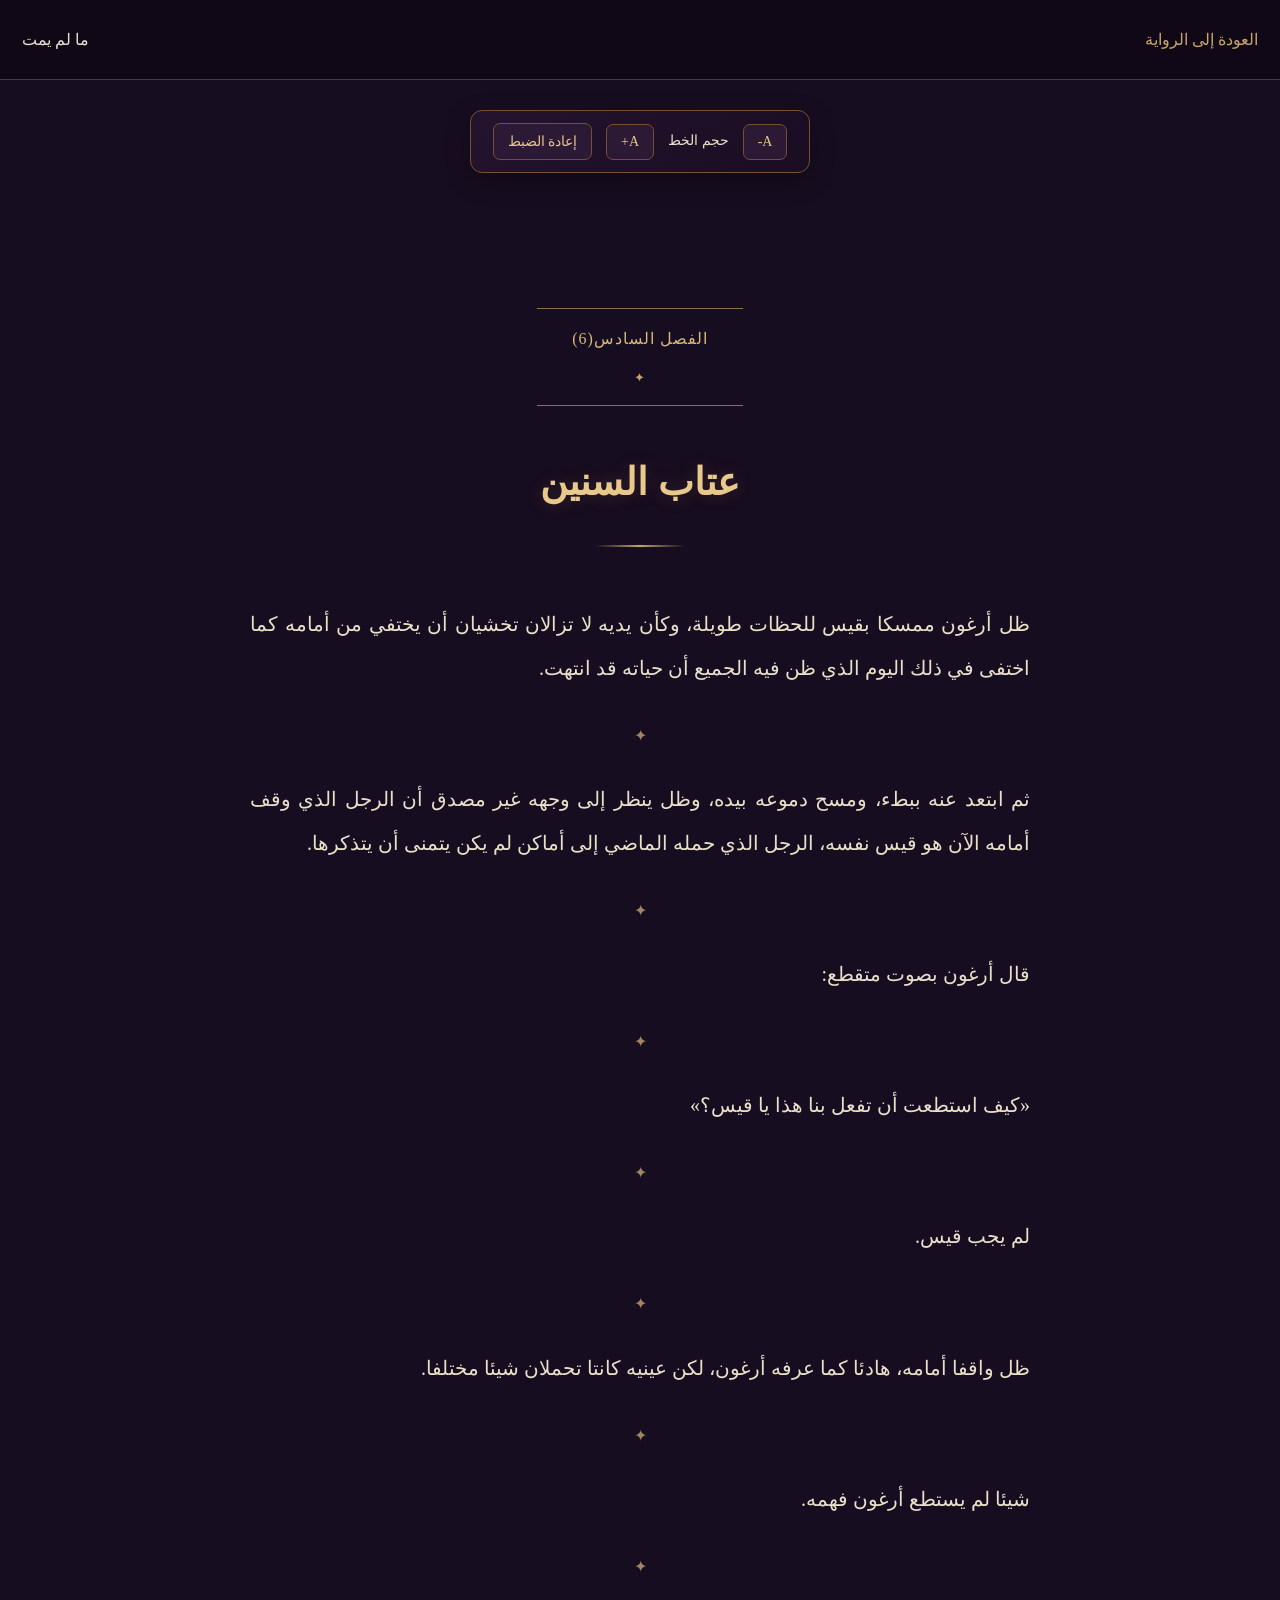
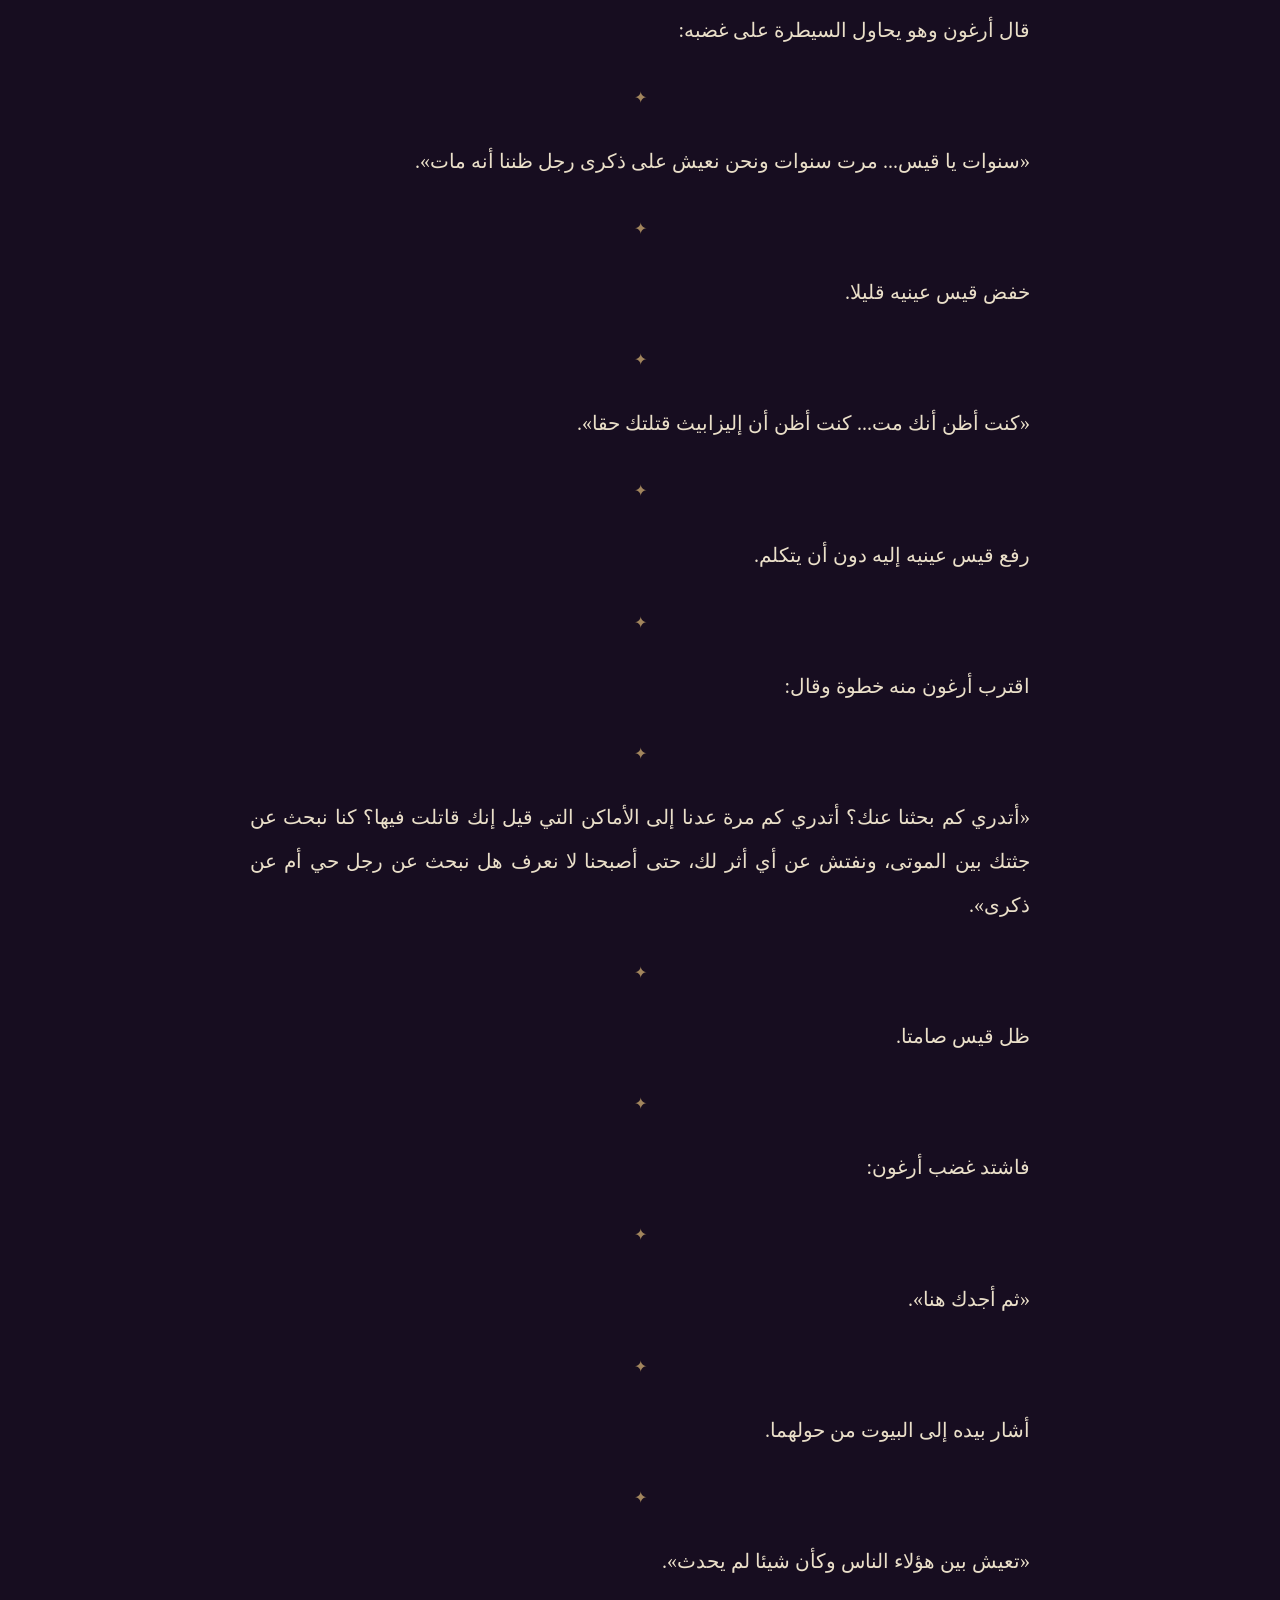
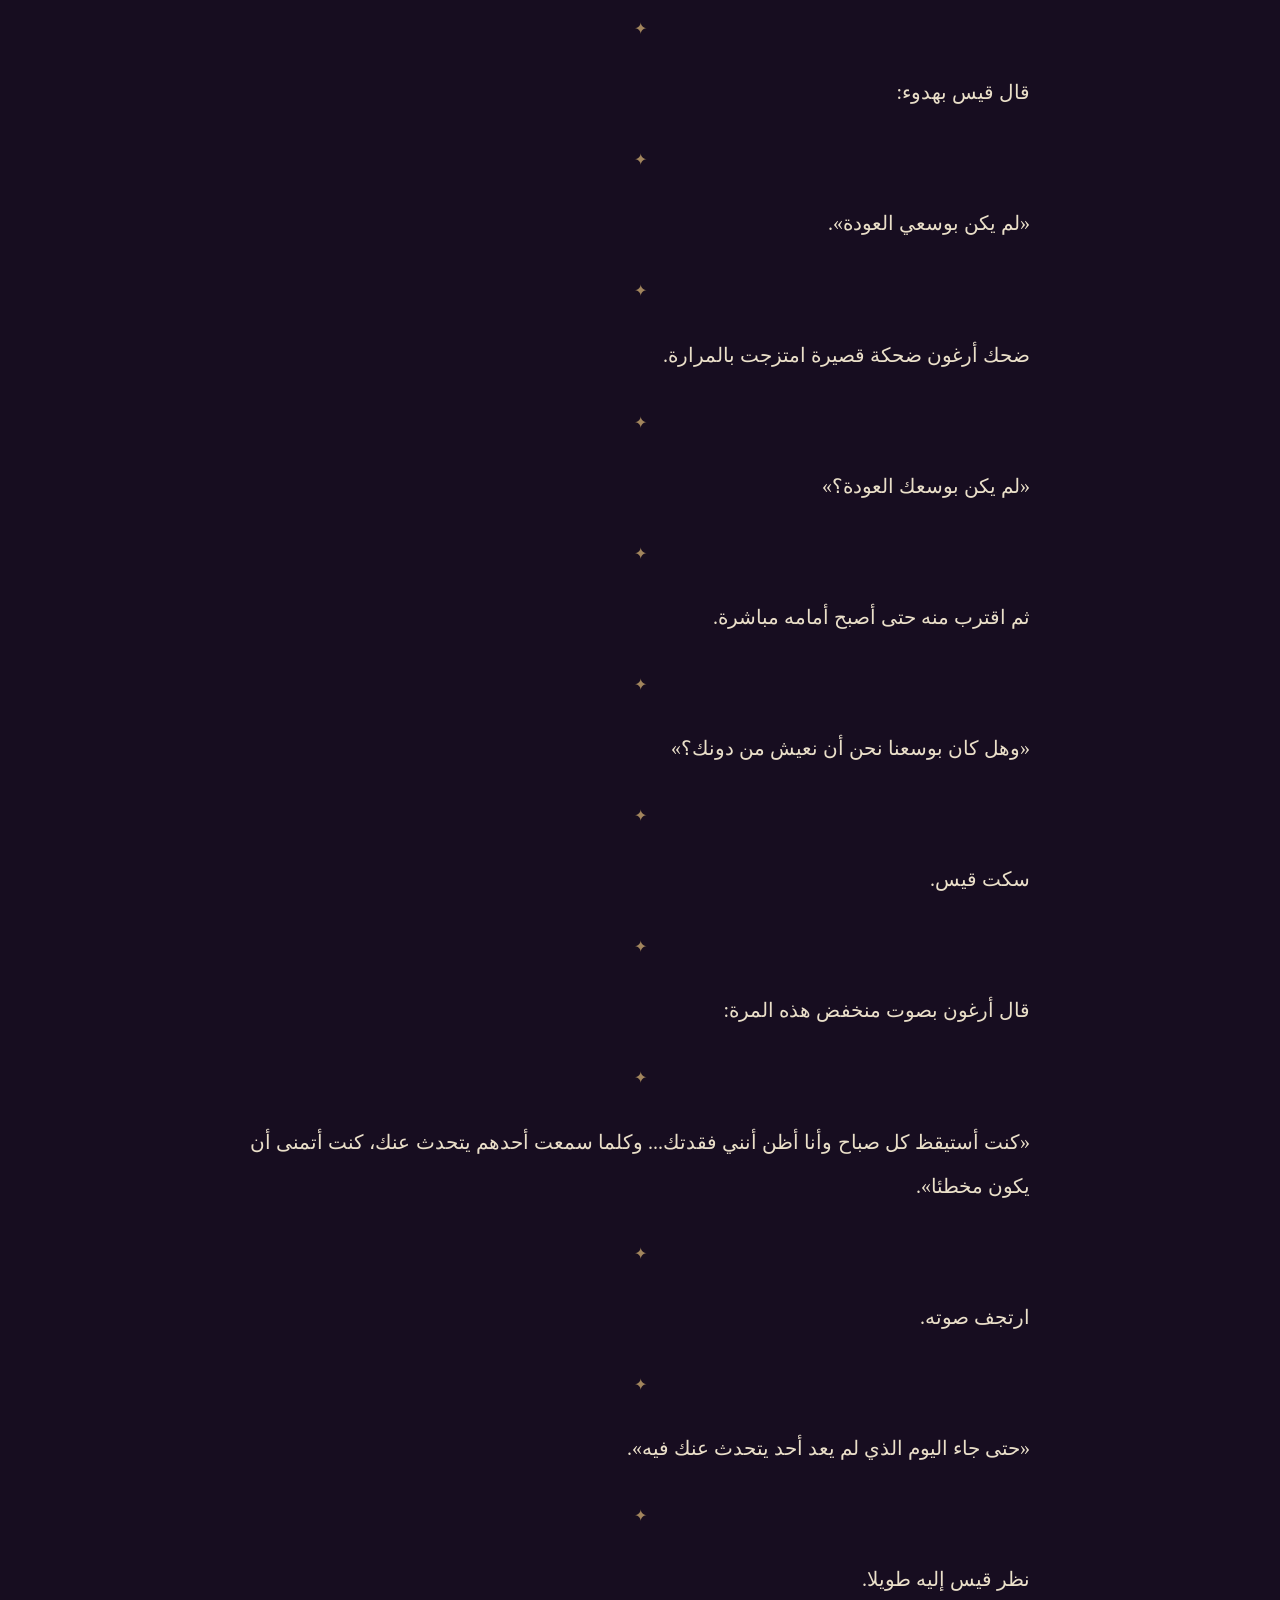
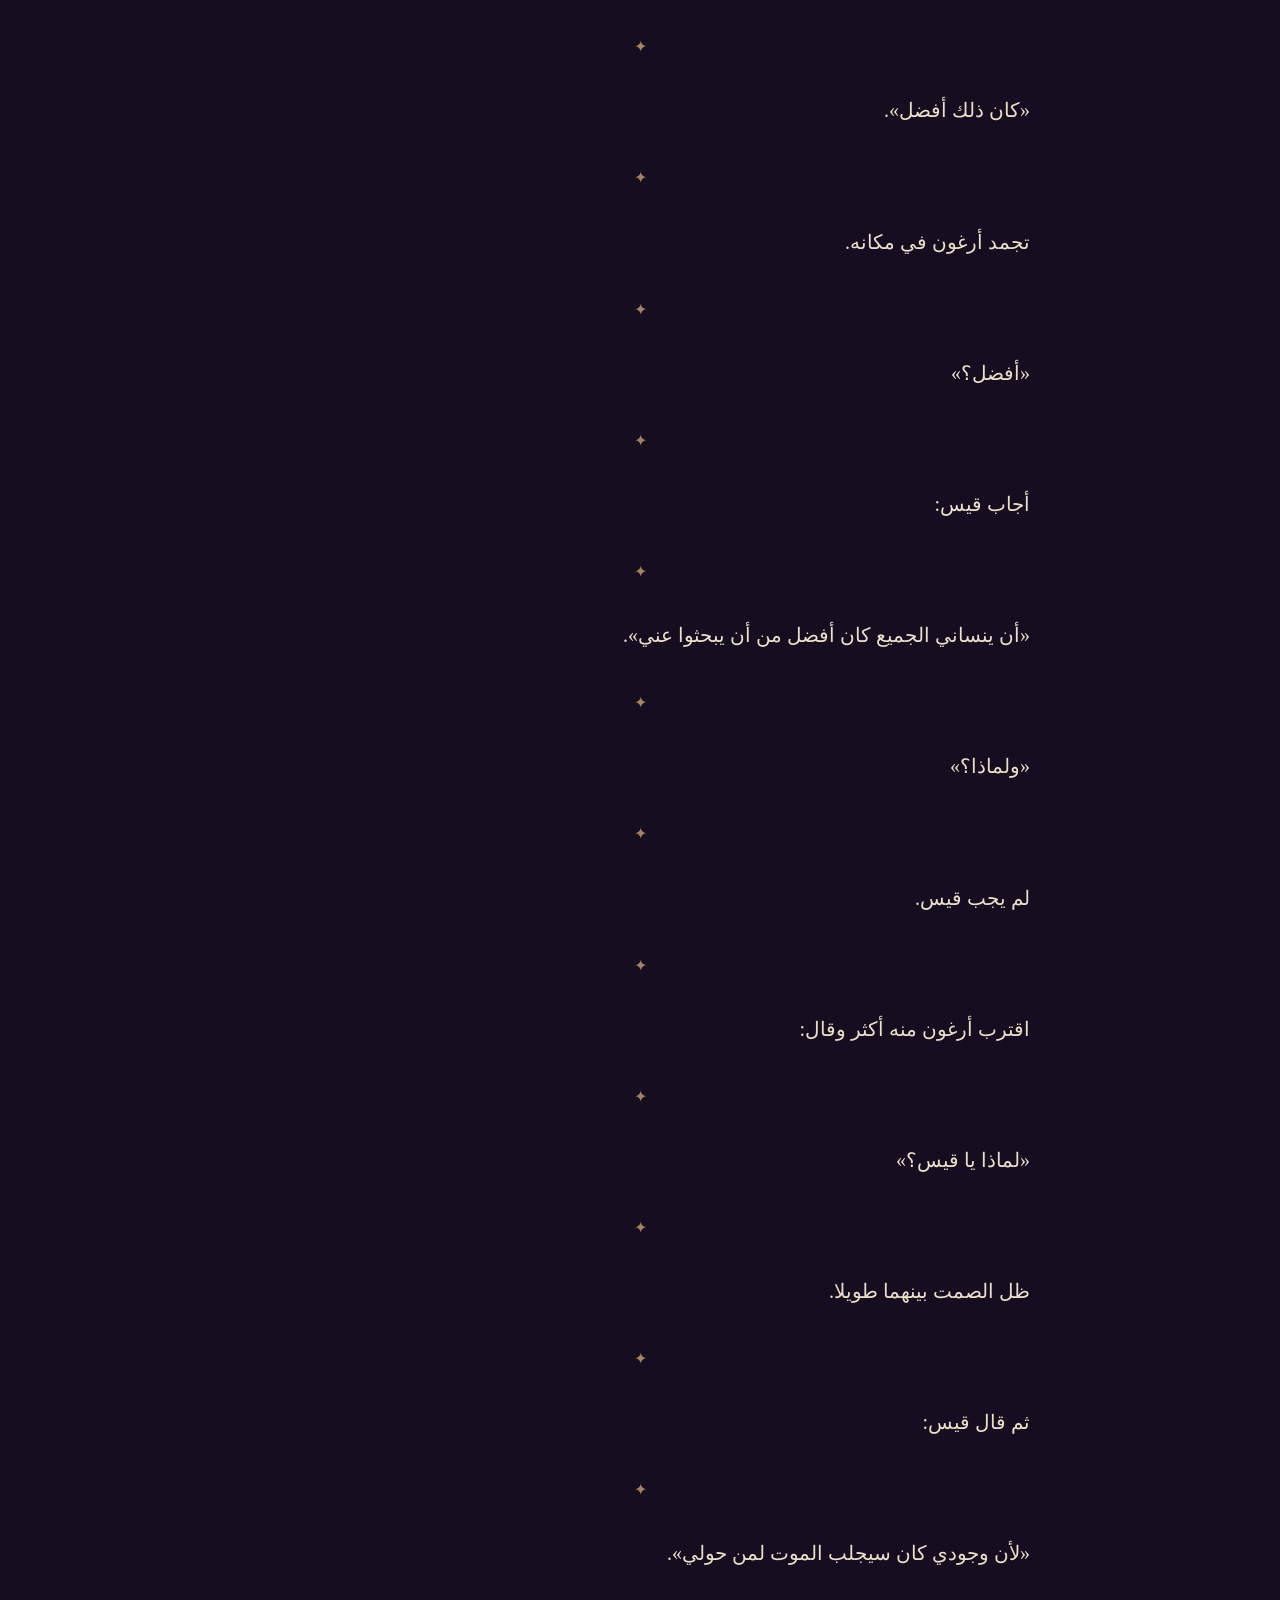
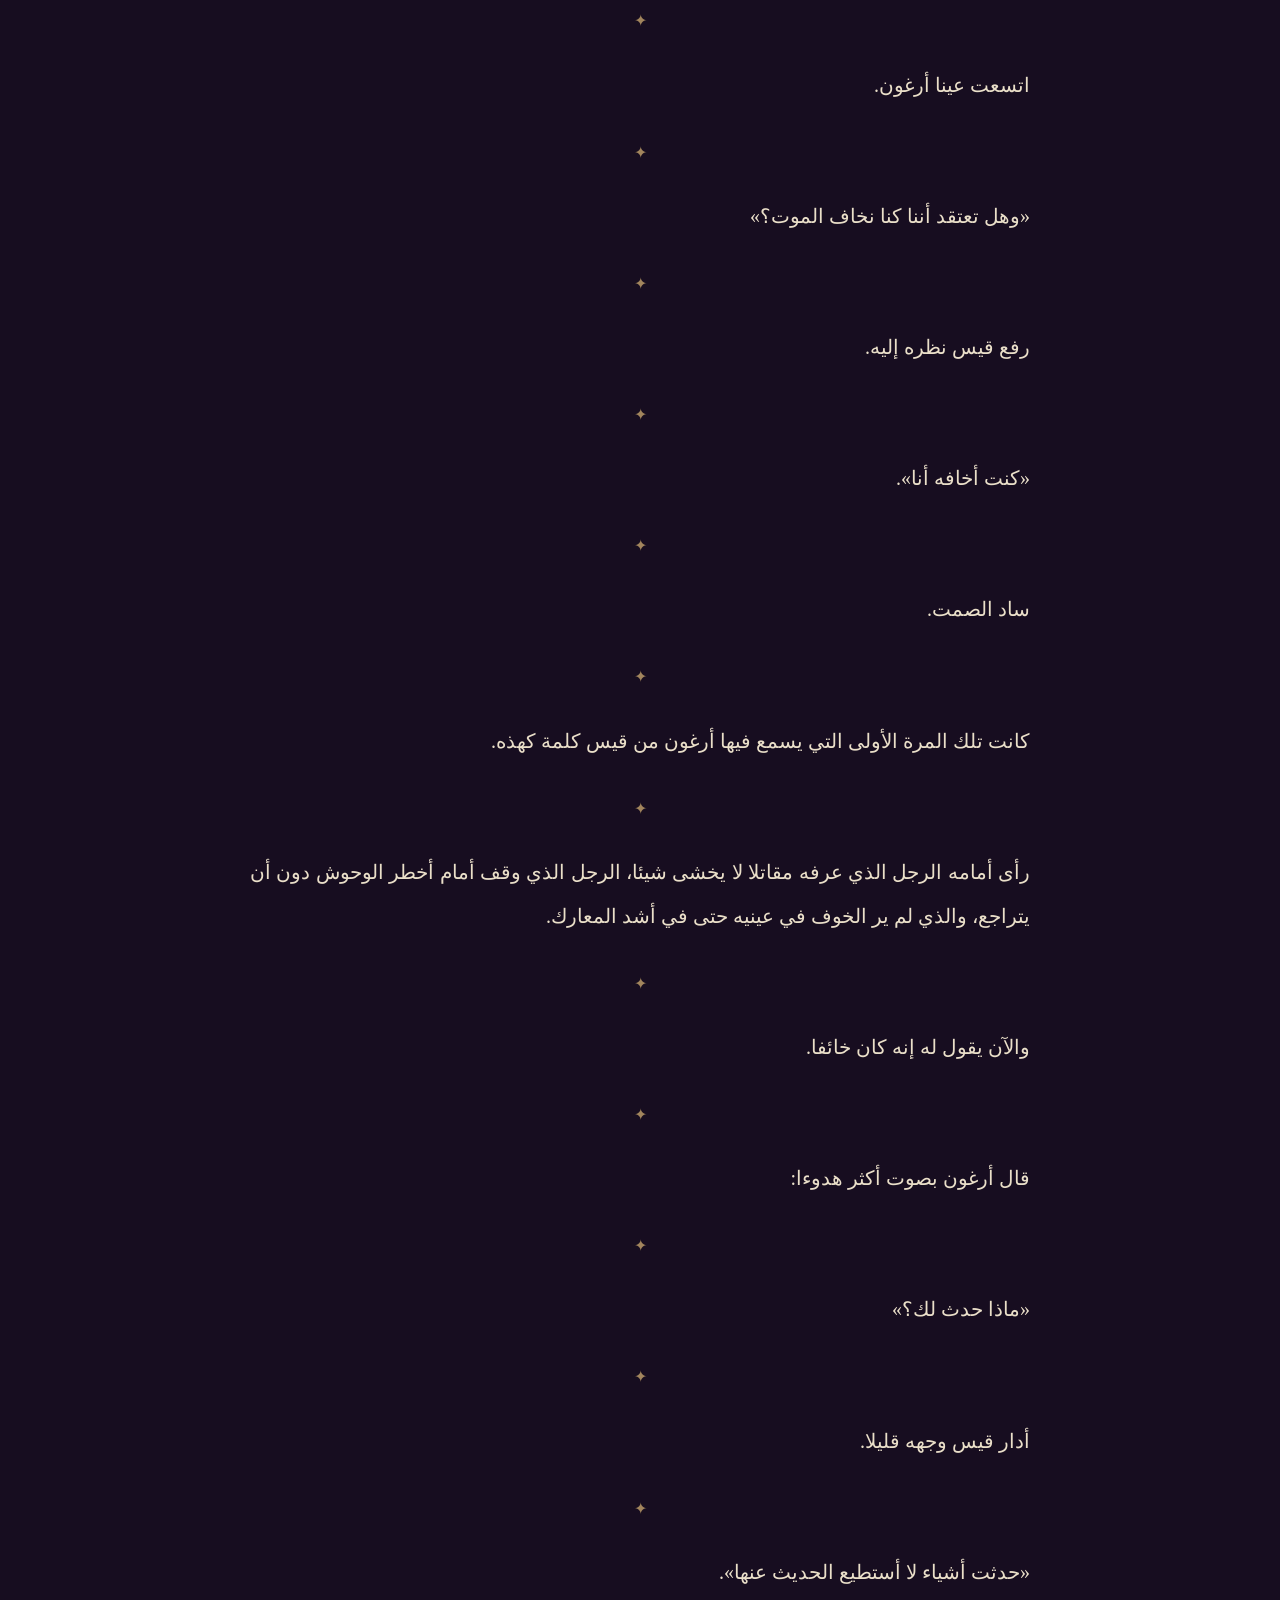
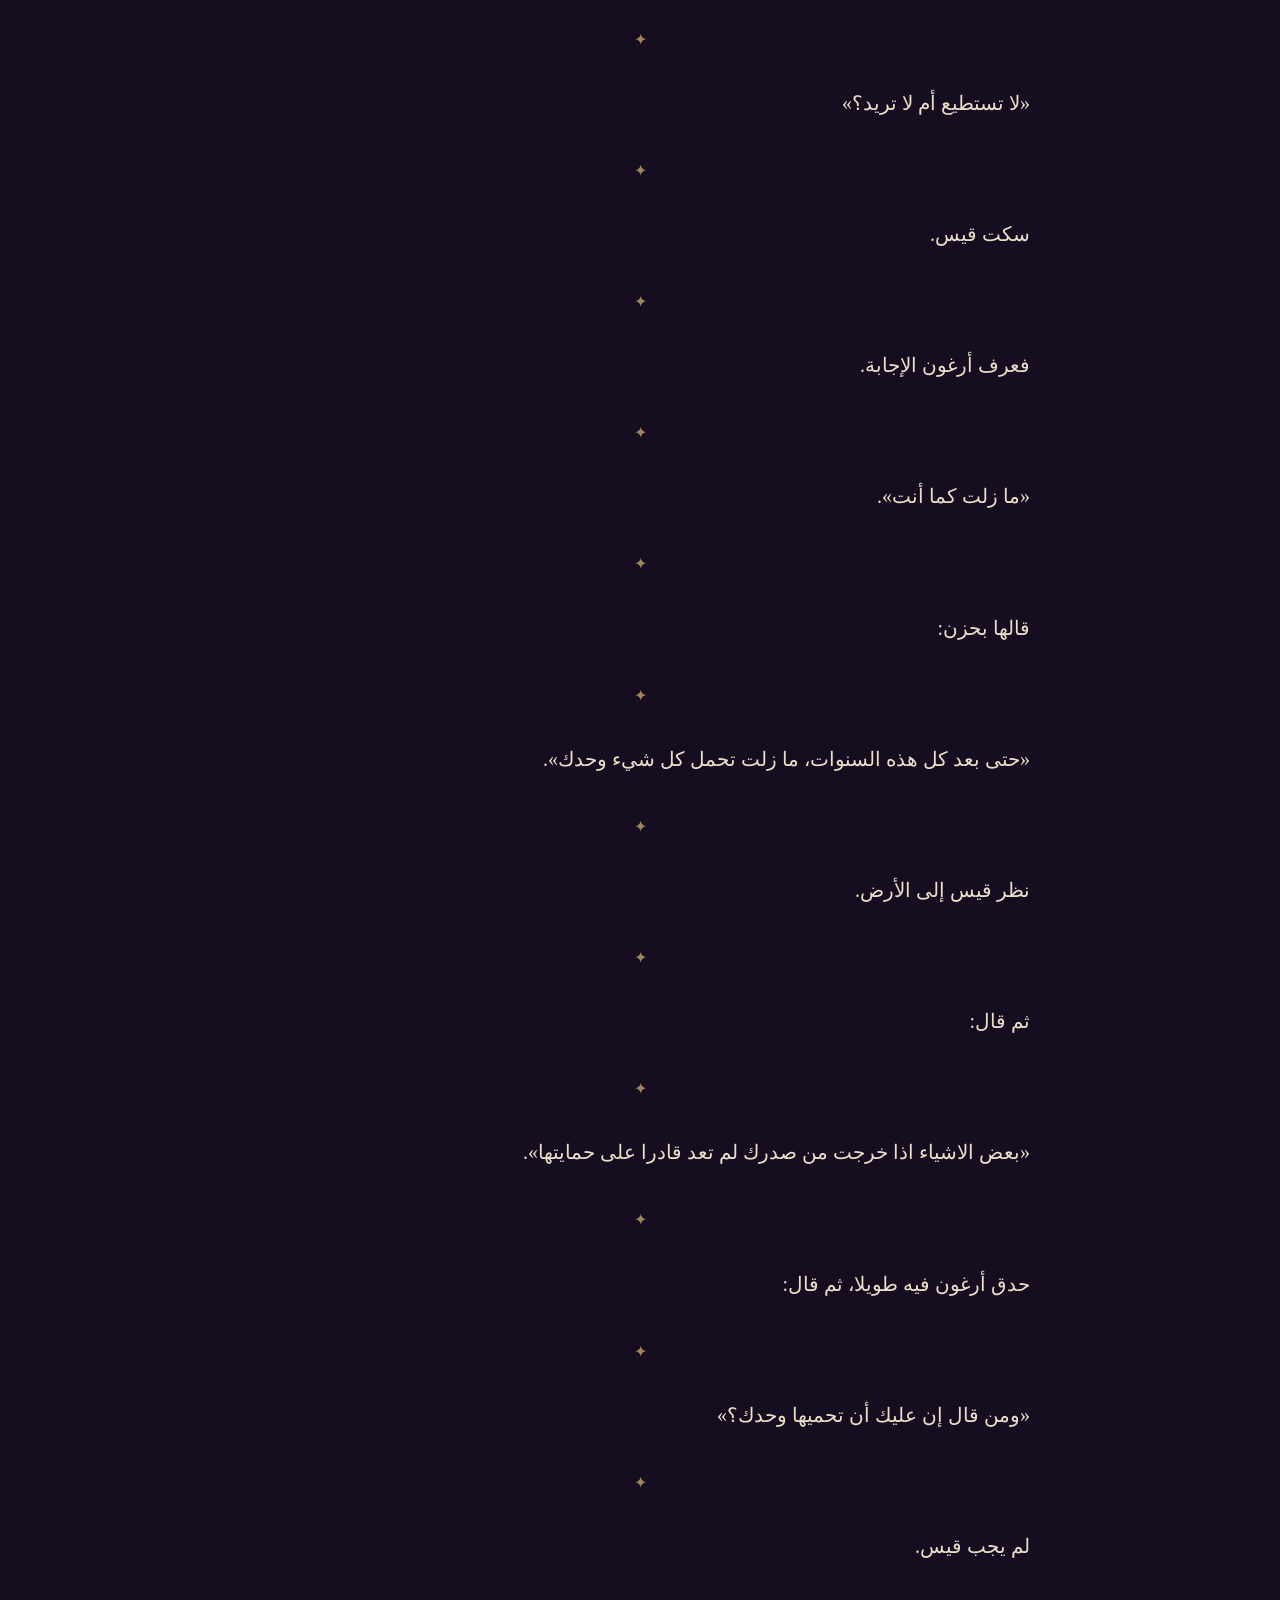
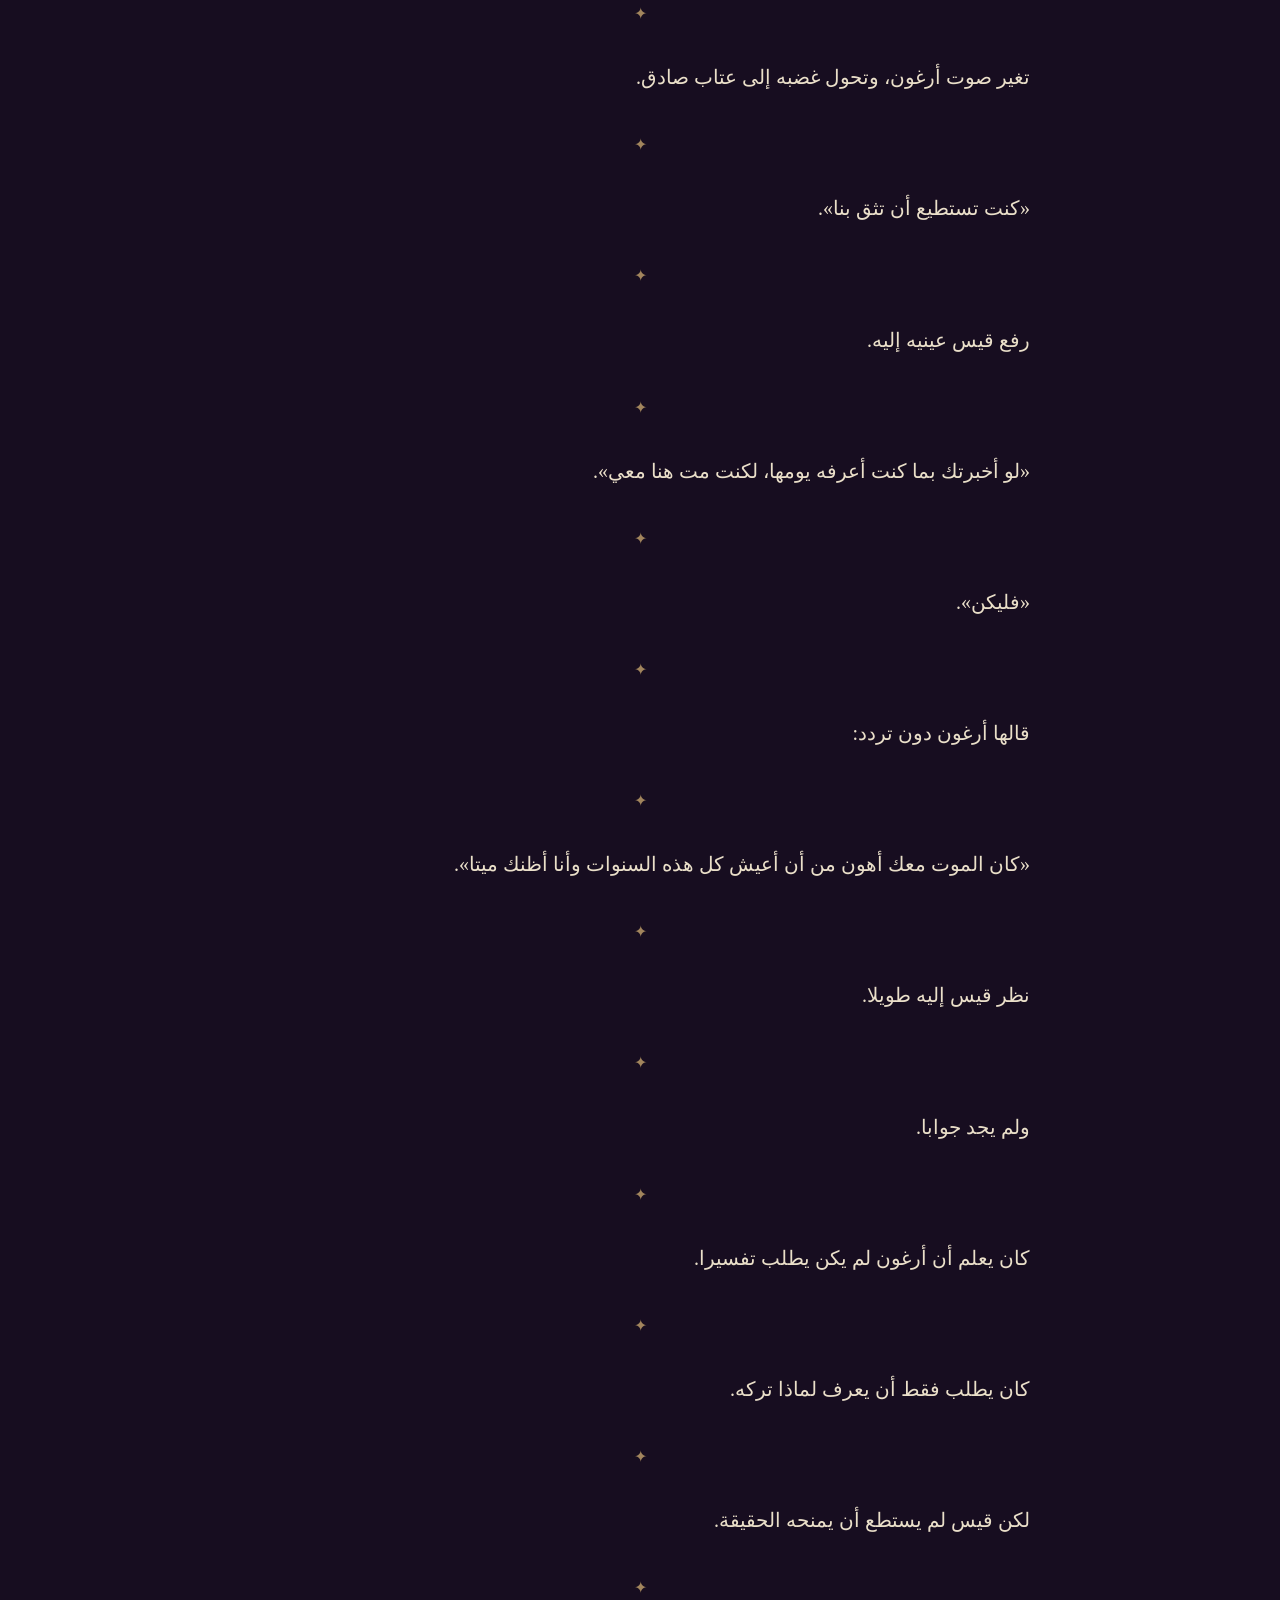
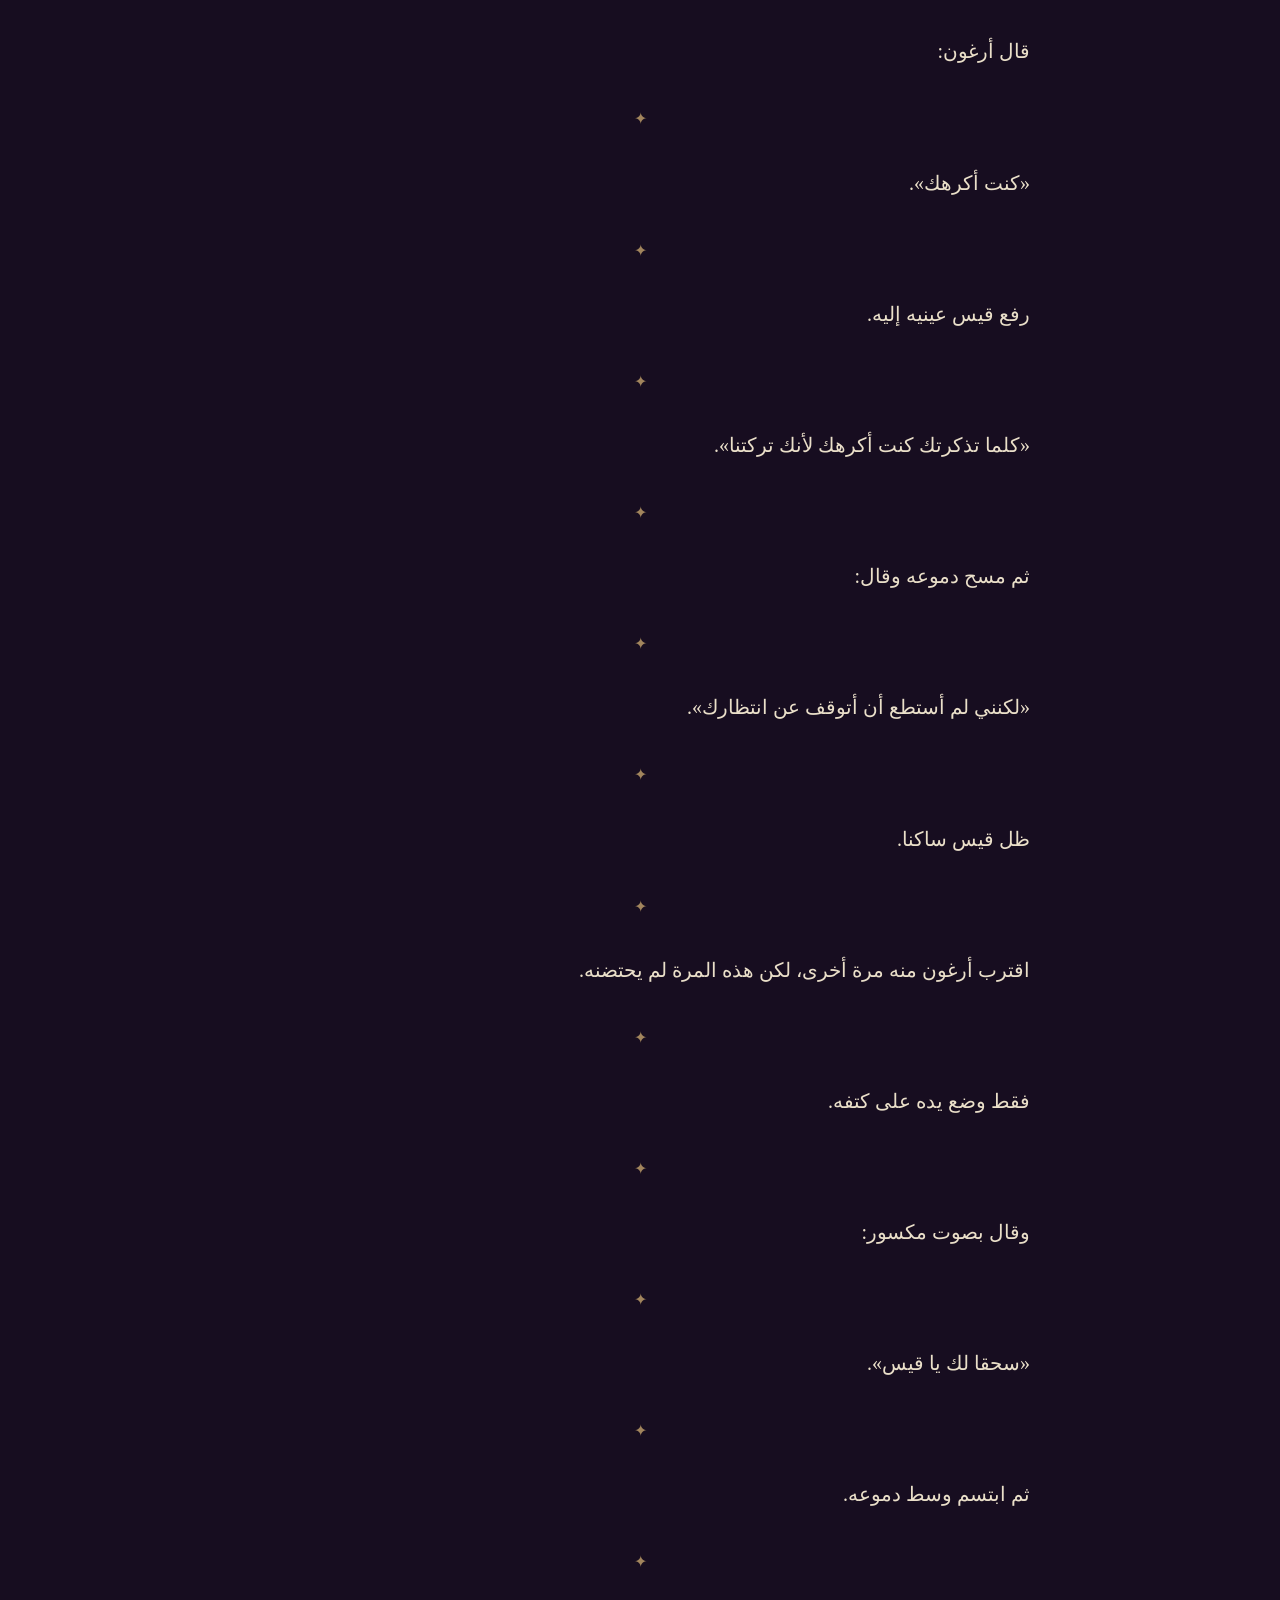
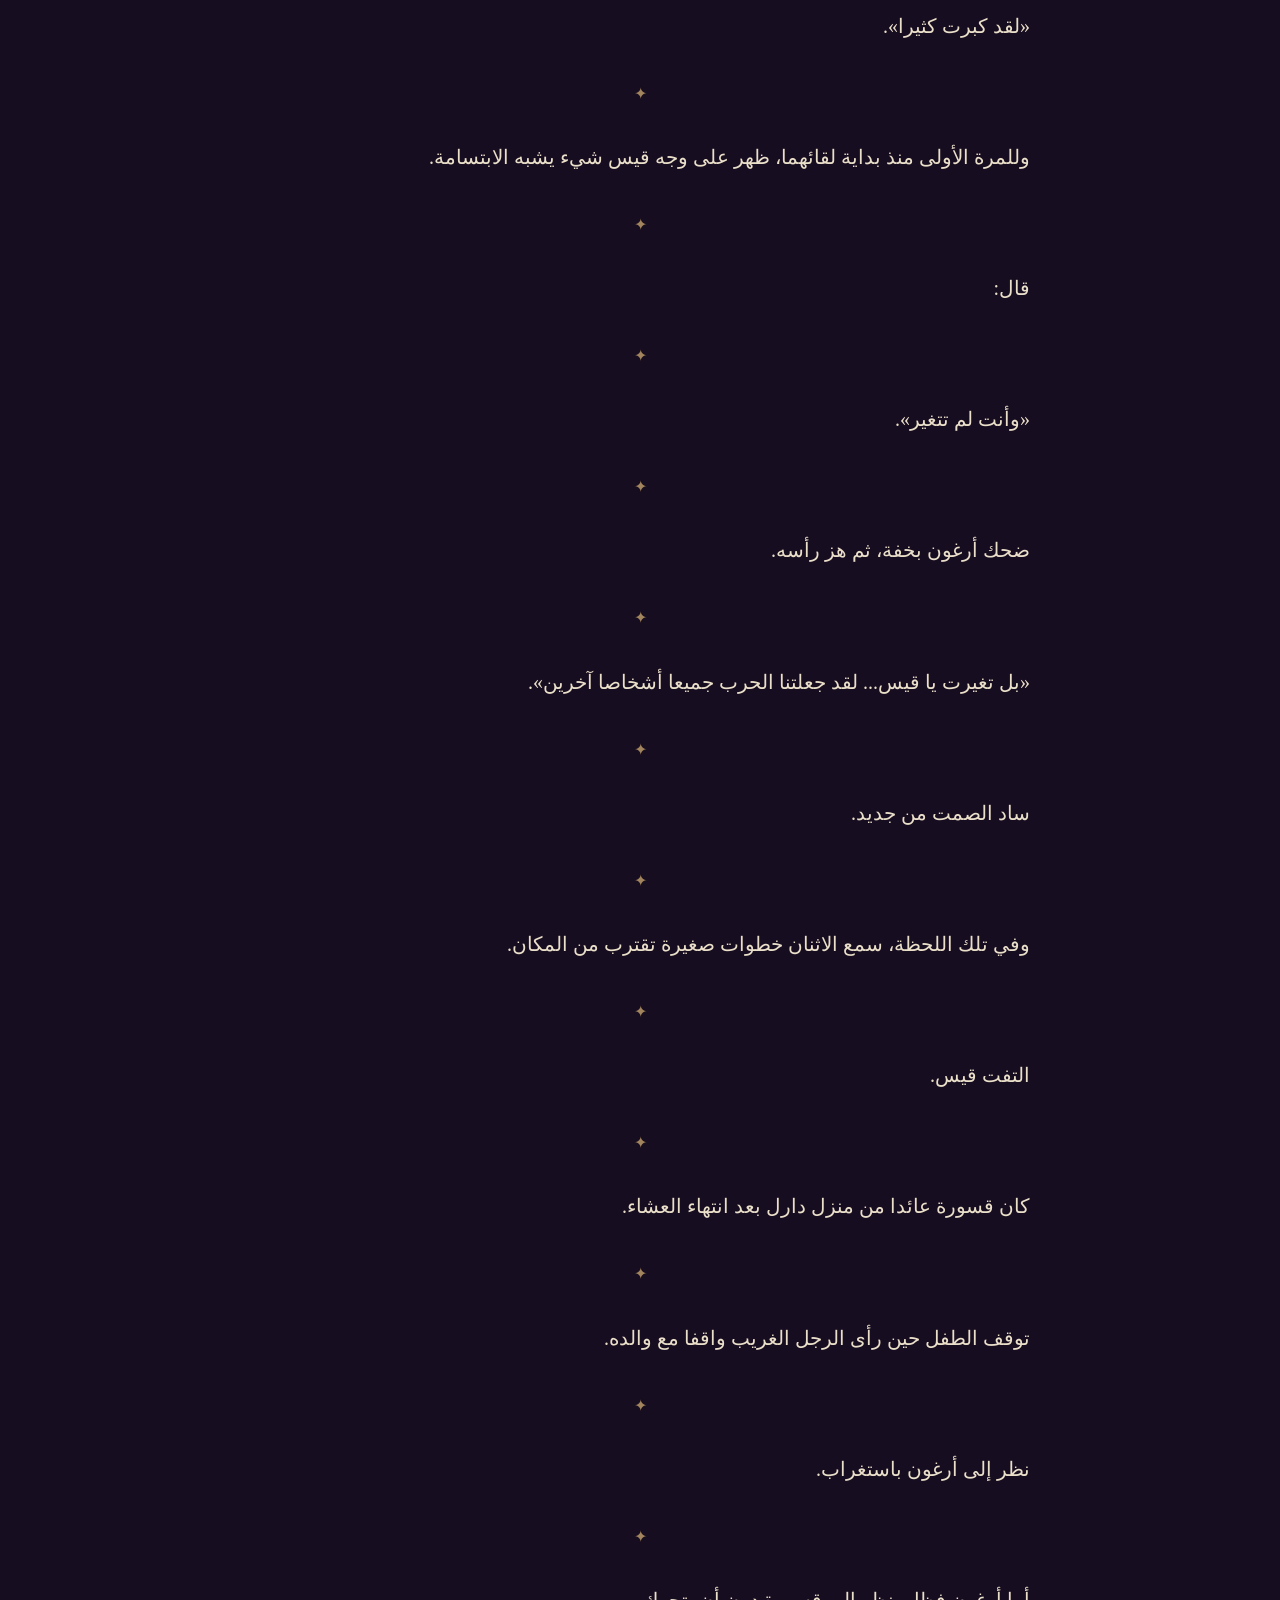
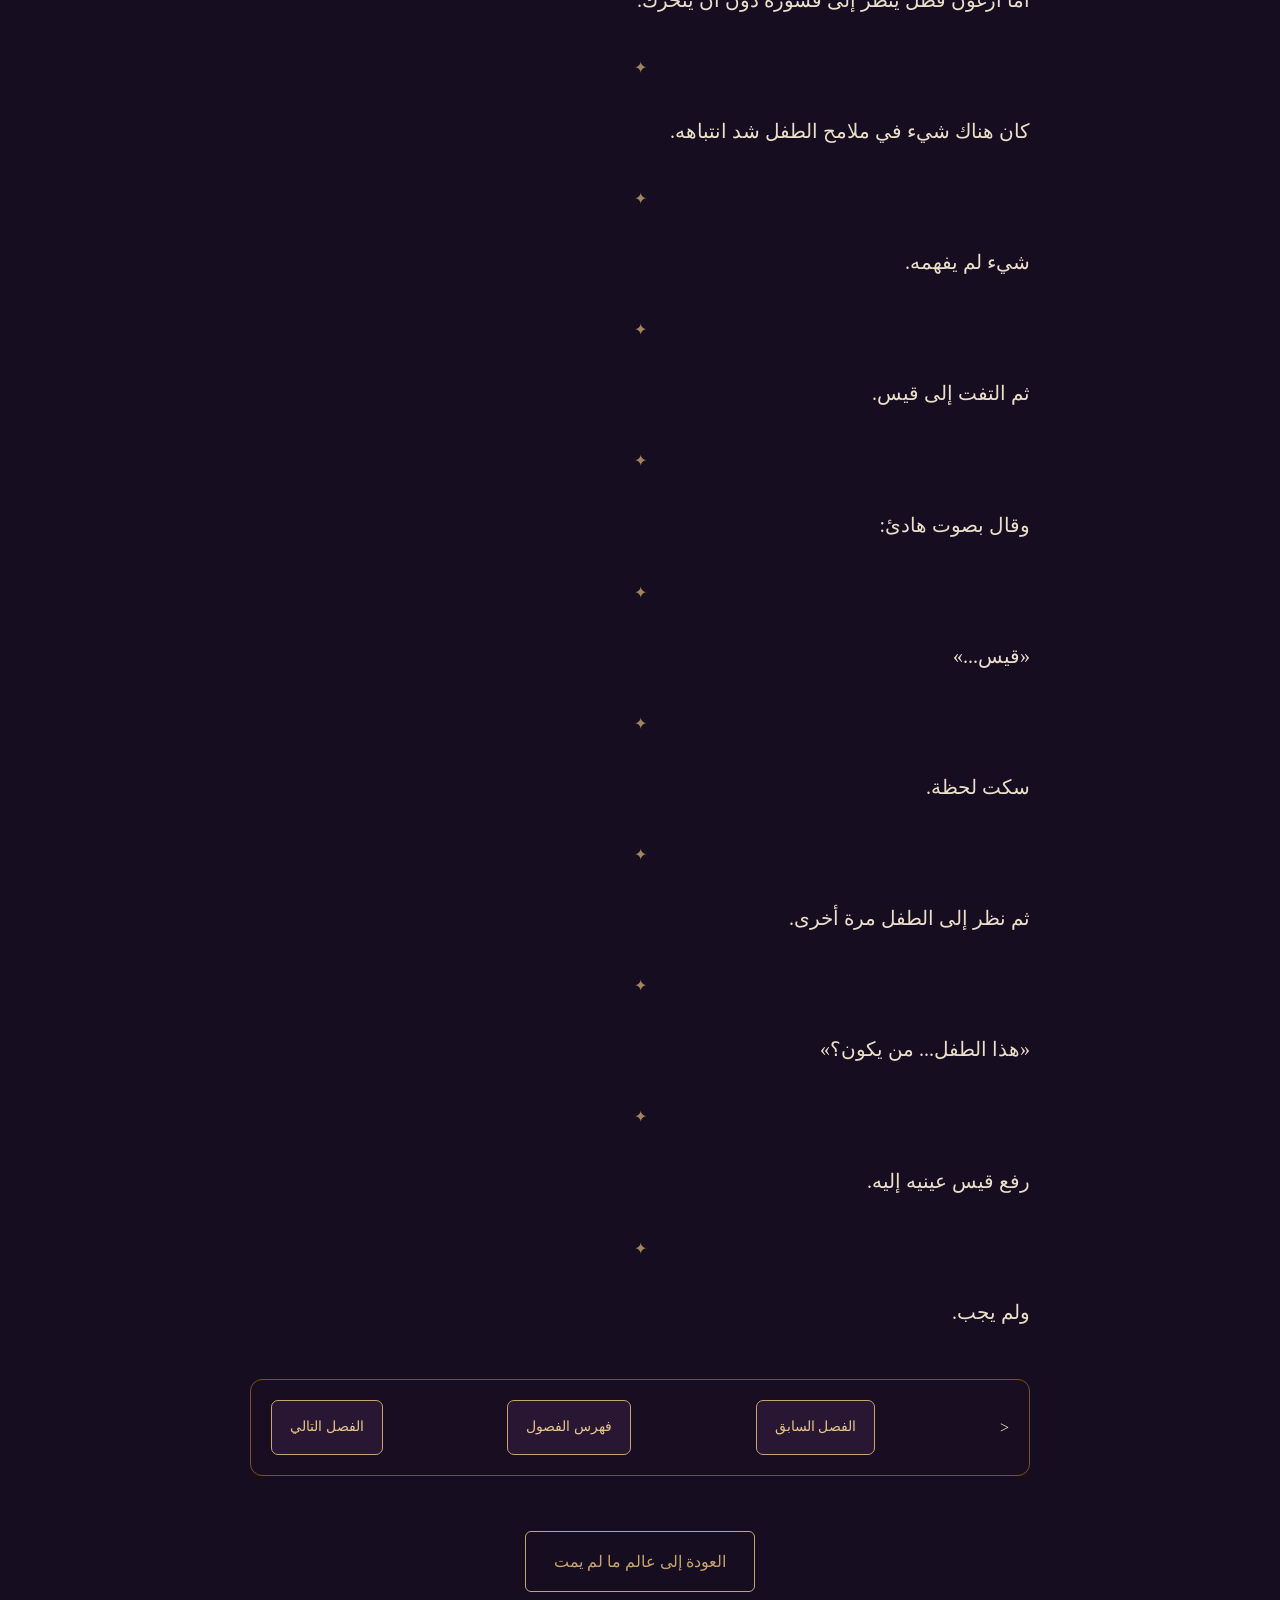
<file: chapters/chapter-06.html>
<!DOCTYPE html>
<html lang="ar" dir="rtl">
<head>
    <meta charset="UTF-8">
    <meta name="viewport" content="width=device-width, initial-scale=1.0">
    <title>عتاب السنين | ما لم يمت</title>

    <style> 
/* Reading Toolbar */
.reading-tools {
    display: flex;
    align-items: center;
    justify-content: center;
    gap: 14px;
    width: fit-content;
    max-width: 92%;
    margin: 30px auto;
    padding: 12px 22px;
    background: linear-gradient(145deg, #24132e, #190d22);
    border: 1px solid #76502f;
    border-radius: 12px;
    box-shadow: 0 8px 25px #0005;
    color: #c5a46d;
}

.reading-tools span {
    font-size: 14px;
    color: #eadfc9;
}

.reading-tools button {
    background: #2b1935;
    color: #e5c58b;
    border: 1px solid #76502f;
    border-radius: 7px;
    padding: 9px 14px;
    font-family: inherit;
    font-size: 14px;
    cursor: pointer;
    transition: 0.3s ease;
}

.reading-tools button:hover {
    background: #c5a46d;
    color: #190d22;
    border-color: #e5c58b;
    transform: translateY(-2px);
}

@media (max-width: 600px) {
    .reading-tools {
        gap: 8px;
        padding: 10px;
    }

    .reading-tools button {
        padding: 8px 10px;
        font-size: 12px;
    }
}

        * {
            box-sizing: border-box;
        }

        body {
            margin: 0;
            background: #170d20;
            color: #eadfc9;
            font-family: serif;
            line-height: 2.2;
        }

        .reader-header {
            padding: 22px;
            background: #100817;
            border-bottom: 1px solid #c5a46d55;
            display: flex;
            justify-content: space-between;
            align-items: center;
        }

        .reader-header a {
            color: #c5a46d;
            text-decoration: none;
        }

        .reader {
            max-width: 850px;
            margin: 65px auto;
            padding: 35px;
        }

        .chapter-number {
            color: #c5a46d;
            text-align: center;
        }

        h1 {
            text-align: center;
            color: #e4c58d;
            font-size: 38px;
            margin-bottom: 45px;
        }

        .story-text {
            font-size: 20px;
            text-align: justify;
            white-space: normal;
        }

        .story-text p {
            margin-bottom: 25px;
        }

        .back-button {
            display: block;
            width: fit-content;
            margin: 55px auto;
            padding: 12px 28px;
            border: 1px solid #c5a46d;
            border-radius: 6px;
            color: #c5a46d;
            text-decoration: none;
        }

        @media (max-width: 600px) {
            .reader {
                padding: 22px;
                margin: 30px auto;
            }

            .story-text {
                font-size: 18px;
            }

            h1 {
                font-size: 30px;
            }
        }/* زخرفة عنوان الفصل */
.reader h1 {
    color: #e8c98b;
    font-size: 38px;
    text-align: center;
    margin: 35px 0 55px;
    text-shadow: 0 0 18px rgba(197, 157, 92, 0.2);
}

.reader h1::after {
    content: "";
    display: block;
    width: 90px;
    height: 2px;
    margin: 20px auto 0;
    background: linear-gradient(
        to right,
        transparent,
        #c5a46d,
        transparent
    );
}
 /* فواصل فقرات الرواية */
.story-text p + p::before {
    content: "✦";
    display: block;
    text-align: center;
    color: #c5a46d;
    font-size: 16px;
    margin: 24px auto;
    opacity: 0.8;
}

.story-text p {
    margin-bottom: 28px;
    line-height: 2.2;
} /* إطار عنوان الفصل */
.chapter-number {
    display: table;
    margin: 35px auto 25px;
    padding: 12px 35px;
    color: #d9b879;
    border-top: 1px solid #8f7047;
    border-bottom: 1px solid #8f7047;
    position: relative;
    letter-spacing: 1px;
}

.chapter-number::after {
    content: "✦";
    display: block;
    color: #c5a46d;
    font-size: 13px;
    margin-top: 8px;
} 
.chapter-navigation {
    display: flex;
    justify-content: space-between;
    align-items: center;
    gap: 12px;
    max-width: 850px;
    margin: 45px auto 25px;
    padding: 20px;
    background: #190d22;
    border: 1px solid #76502f;
    border-radius: 12px;
}

.chapter-navigation a,
.chapter-navigation button {
    padding: 11px 18px;
    border: 1px solid #c5a46d;
    border-radius: 7px;
    color: #e5c58b;
    background: #281633;
    text-decoration: none;
    font-family: inherit;
    font-size: 14px;
}

.chapter-navigation .nav-disabled {
    opacity: 0.4;
    cursor: not-allowed;
}

@media (max-width: 600px) {
    .chapter-navigation {
        padding: 12px 8px;
        gap: 6px;
    }

    .chapter-navigation a,
    .chapter-navigation button {
        padding: 9px 8px;
        font-size: 12px;
    }
}
 </style>
</head>

<body>

<header class="reader-header">
    <a href="../qaswara.html">العودة إلى الرواية</a>
    <span>ما لم يمت</span>
</header>

<div class="reading-tools">
    <button id="decrease-font">A-</button>
    <span>حجم الخط</span>
    <button id="increase-font">A+</button>
    <button id="reset-font">إعادة الضبط</button>
</div>

<main class="reader">

    <div class="chapter-number">الفصل السادس(6)</div>

    <h1>عتاب السنين</h1>

    <article class="story-text"> 
    <p>ظل أرغون ممسكا بقيس للحظات طويلة، وكأن يديه لا تزالان تخشيان أن يختفي من أمامه كما اختفى في ذلك اليوم الذي ظن فيه الجميع أن حياته قد انتهت.</p>

<p>ثم ابتعد عنه ببطء، ومسح دموعه بيده، وظل ينظر إلى وجهه غير مصدق أن الرجل الذي وقف أمامه الآن هو قيس نفسه، الرجل الذي حمله الماضي إلى أماكن لم يكن يتمنى أن يتذكرها.</p>

<p>قال أرغون بصوت متقطع:</p>
<p>«كيف استطعت أن تفعل بنا هذا يا قيس؟»</p>

<p>لم يجب قيس.</p>
<p>ظل واقفا أمامه، هادئا كما عرفه أرغون، لكن عينيه كانتا تحملان شيئا مختلفا.</p>
<p>شيئا لم يستطع أرغون فهمه.</p>

<p>قال أرغون وهو يحاول السيطرة على غضبه:</p>
<p>«سنوات يا قيس... مرت سنوات ونحن نعيش على ذكرى رجل ظننا أنه مات».</p>

<p>خفض قيس عينيه قليلا.</p>
<p>«كنت أظن أنك مت... كنت أظن أن إليزابيث قتلتك حقا».</p>

<p>رفع قيس عينيه إليه دون أن يتكلم.</p>
<p>اقترب أرغون منه خطوة وقال:</p>
<p>«أتدري كم بحثنا عنك؟ أتدري كم مرة عدنا إلى الأماكن التي قيل إنك قاتلت فيها؟ كنا نبحث عن جثتك بين الموتى، ونفتش عن أي أثر لك، حتى أصبحنا لا نعرف هل نبحث عن رجل حي أم عن ذكرى».</p>

<p>ظل قيس صامتا.</p>
<p>فاشتد غضب أرغون:</p>
<p>«ثم أجدك هنا».</p>

<p>أشار بيده إلى البيوت من حولهما.</p>
<p>«تعيش بين هؤلاء الناس وكأن شيئا لم يحدث».</p>

<p>قال قيس بهدوء:</p>
<p>«لم يكن بوسعي العودة».</p>

<p>ضحك أرغون ضحكة قصيرة امتزجت بالمرارة.</p>
<p>«لم يكن بوسعك العودة؟»</p>

<p>ثم اقترب منه حتى أصبح أمامه مباشرة.</p>
<p>«وهل كان بوسعنا نحن أن نعيش من دونك؟»</p>

<p>سكت قيس.</p>
<p>قال أرغون بصوت منخفض هذه المرة:</p>
<p>«كنت أستيقظ كل صباح وأنا أظن أنني فقدتك... وكلما سمعت أحدهم يتحدث عنك، كنت أتمنى أن يكون مخطئا».</p>

<p>ارتجف صوته.</p>
<p>«حتى جاء اليوم الذي لم يعد أحد يتحدث عنك فيه».</p>

<p>نظر قيس إليه طويلا.</p>
<p>«كان ذلك أفضل».</p>

<p>تجمد أرغون في مكانه.</p>
<p>«أفضل؟»</p>

<p>أجاب قيس:</p>
<p>«أن ينساني الجميع كان أفضل من أن يبحثوا عني».</p>

<p>«ولماذا؟»</p>
<p>لم يجب قيس.</p>

<p>اقترب أرغون منه أكثر وقال:</p>
<p>«لماذا يا قيس؟»</p>

<p>ظل الصمت بينهما طويلا.</p>
<p>ثم قال قيس:</p>
<p>«لأن وجودي كان سيجلب الموت لمن حولي».</p>

<p>اتسعت عينا أرغون.</p>
<p>«وهل تعتقد أننا كنا نخاف الموت؟»</p>

<p>رفع قيس نظره إليه.</p>
<p>«كنت أخافه أنا».</p>

<p>ساد الصمت.</p>
<p>كانت تلك المرة الأولى التي يسمع فيها أرغون من قيس كلمة كهذه.</p>
<p>رأى أمامه الرجل الذي عرفه مقاتلا لا يخشى شيئا، الرجل الذي وقف أمام أخطر الوحوش دون أن يتراجع، والذي لم ير الخوف في عينيه حتى في أشد المعارك.</p>
<p>والآن يقول له إنه كان خائفا.</p>

<p>قال أرغون بصوت أكثر هدوءا:</p>
<p>«ماذا حدث لك؟»</p>

<p>أدار قيس وجهه قليلا.</p>
<p>«حدثت أشياء لا أستطيع الحديث عنها».</p>

<p>«لا تستطيع أم لا تريد؟»</p>
<p>سكت قيس.</p>
<p>فعرف أرغون الإجابة.</p>

<p>«ما زلت كما أنت».</p>
<p>قالها بحزن:</p>
<p>«حتى بعد كل هذه السنوات، ما زلت تحمل كل شيء وحدك».</p>

<p>نظر قيس إلى الأرض.</p>
<p>ثم قال:</p>
<p>«بعض الاشياء اذا خرجت من صدرك لم تعد قادرا على حمايتها».</p>

<p>حدق أرغون فيه طويلا، ثم قال:</p>
<p>«ومن قال إن عليك أن تحميها وحدك؟»</p>

<p>لم يجب قيس.</p>
<p>تغير صوت أرغون، وتحول غضبه إلى عتاب صادق.</p>
<p>«كنت تستطيع أن تثق بنا».</p>

<p>رفع قيس عينيه إليه.</p>
<p>«لو أخبرتك بما كنت أعرفه يومها، لكنت مت هنا معي».</p>

<p>«فليكن».</p>
<p>قالها أرغون دون تردد:</p>
<p>«كان الموت معك أهون من أن أعيش كل هذه السنوات وأنا أظنك ميتا».</p>

<p>نظر قيس إليه طويلا.</p>
<p>ولم يجد جوابا.</p>
<p>كان يعلم أن أرغون لم يكن يطلب تفسيرا.</p>
<p>كان يطلب فقط أن يعرف لماذا تركه.</p>
<p>لكن قيس لم يستطع أن يمنحه الحقيقة.</p>

<p>قال أرغون:</p>
<p>«كنت أكرهك».</p>

<p>رفع قيس عينيه إليه.</p>
<p>«كلما تذكرتك كنت أكرهك لأنك تركتنا».</p>

<p>ثم مسح دموعه وقال:</p>
<p>«لكنني لم أستطع أن أتوقف عن انتظارك».</p>

<p>ظل قيس ساكنا.</p>
<p>اقترب أرغون منه مرة أخرى، لكن هذه المرة لم يحتضنه.</p>
<p>فقط وضع يده على كتفه.</p>
<p>وقال بصوت مكسور:</p>
<p>«سحقا لك يا قيس».</p>

<p>ثم ابتسم وسط دموعه.</p>
<p>«لقد كبرت كثيرا».</p>

<p>وللمرة الأولى منذ بداية لقائهما، ظهر على وجه قيس شيء يشبه الابتسامة.</p>
<p>قال:</p>
<p>«وأنت لم تتغير».</p>

<p>ضحك أرغون بخفة، ثم هز رأسه.</p>
<p>«بل تغيرت يا قيس... لقد جعلتنا الحرب جميعا أشخاصا آخرين».</p>

<p>ساد الصمت من جديد.</p>
<p>وفي تلك اللحظة، سمع الاثنان خطوات صغيرة تقترب من المكان.</p>
<p>التفت قيس.</p>
<p>كان قسورة عائدا من منزل دارل بعد انتهاء العشاء.</p>

<p>توقف الطفل حين رأى الرجل الغريب واقفا مع والده.</p>
<p>نظر إلى أرغون باستغراب.</p>
<p>أما أرغون فظل ينظر إلى قسورة دون أن يتحرك.</p>
<p>كان هناك شيء في ملامح الطفل شد انتباهه.</p>
<p>شيء لم يفهمه.</p>

<p>ثم التفت إلى قيس.</p>
<p>وقال بصوت هادئ:</p>
<p>«قيس...»</p>

<p>سكت لحظة.</p>
<p>ثم نظر إلى الطفل مرة أخرى.</p>
<p>«هذا الطفل... من يكون؟»</p>

<p>رفع قيس عينيه إليه.</p>
<p>ولم يجب.</p>
    </article>

<nav class="chapter-navigation">
    <<a href="chapter-05.html">
    الفصل السابق
</a>

    <a href="../qaswara.html">
        فهرس الفصول
    </a>

    <a href="chapter-07.html">
    الفصل التالي
</a>
</nav>

    <a class="back-button" href="../qaswara.html">
        العودة إلى عالم ما لم يمت
    </a>

</main>
<script>
const storyText = document.querySelector(".story-text");

let fontSize = 18;

document.getElementById("increase-font").onclick = function() {
    fontSize += 2;
    storyText.style.fontSize = fontSize + "px";
};

document.getElementById("decrease-font").onclick = function() {
    if (fontSize > 12) {
        fontSize -= 2;
        storyText.style.fontSize = fontSize + "px";
    }
};

document.getElementById("reset-font").onclick = function() {
    fontSize = 18;
    storyText.style.fontSize = fontSize + "px";
};
</script>
</body>
</html>
</file>
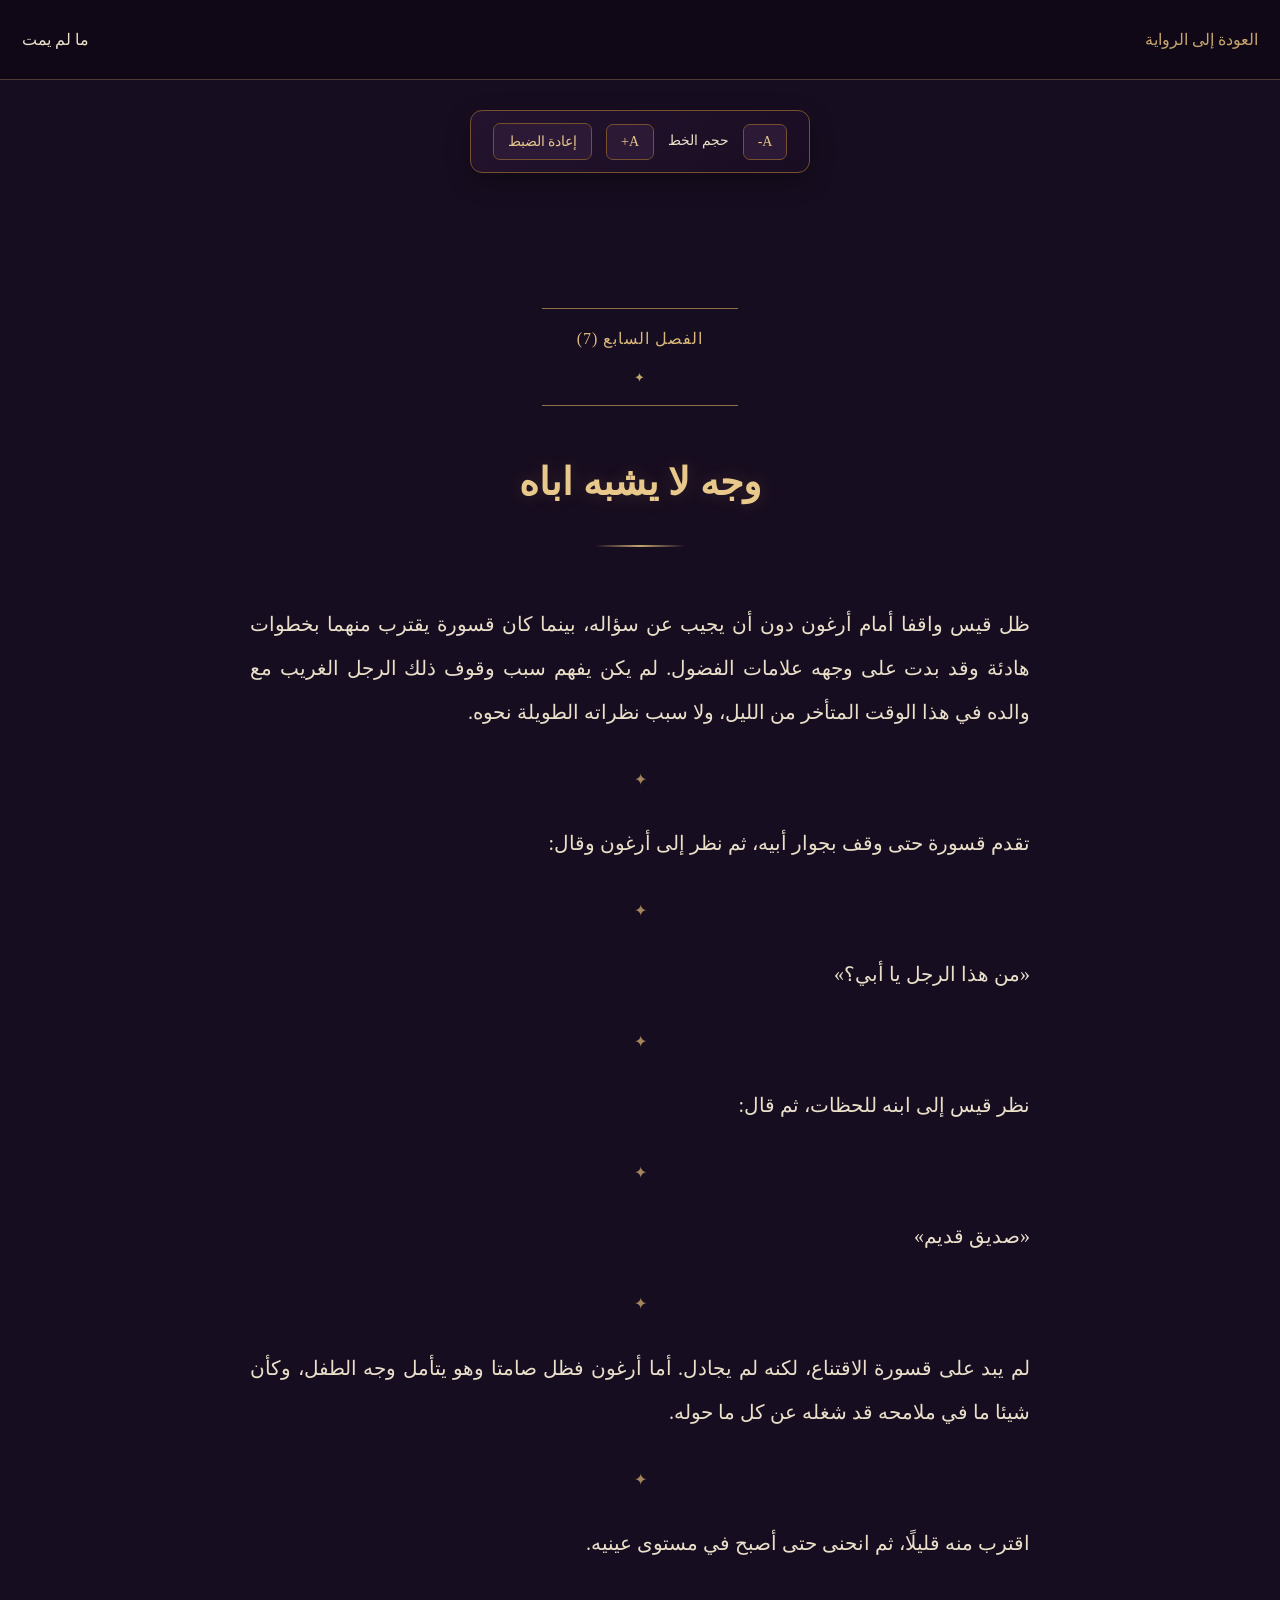
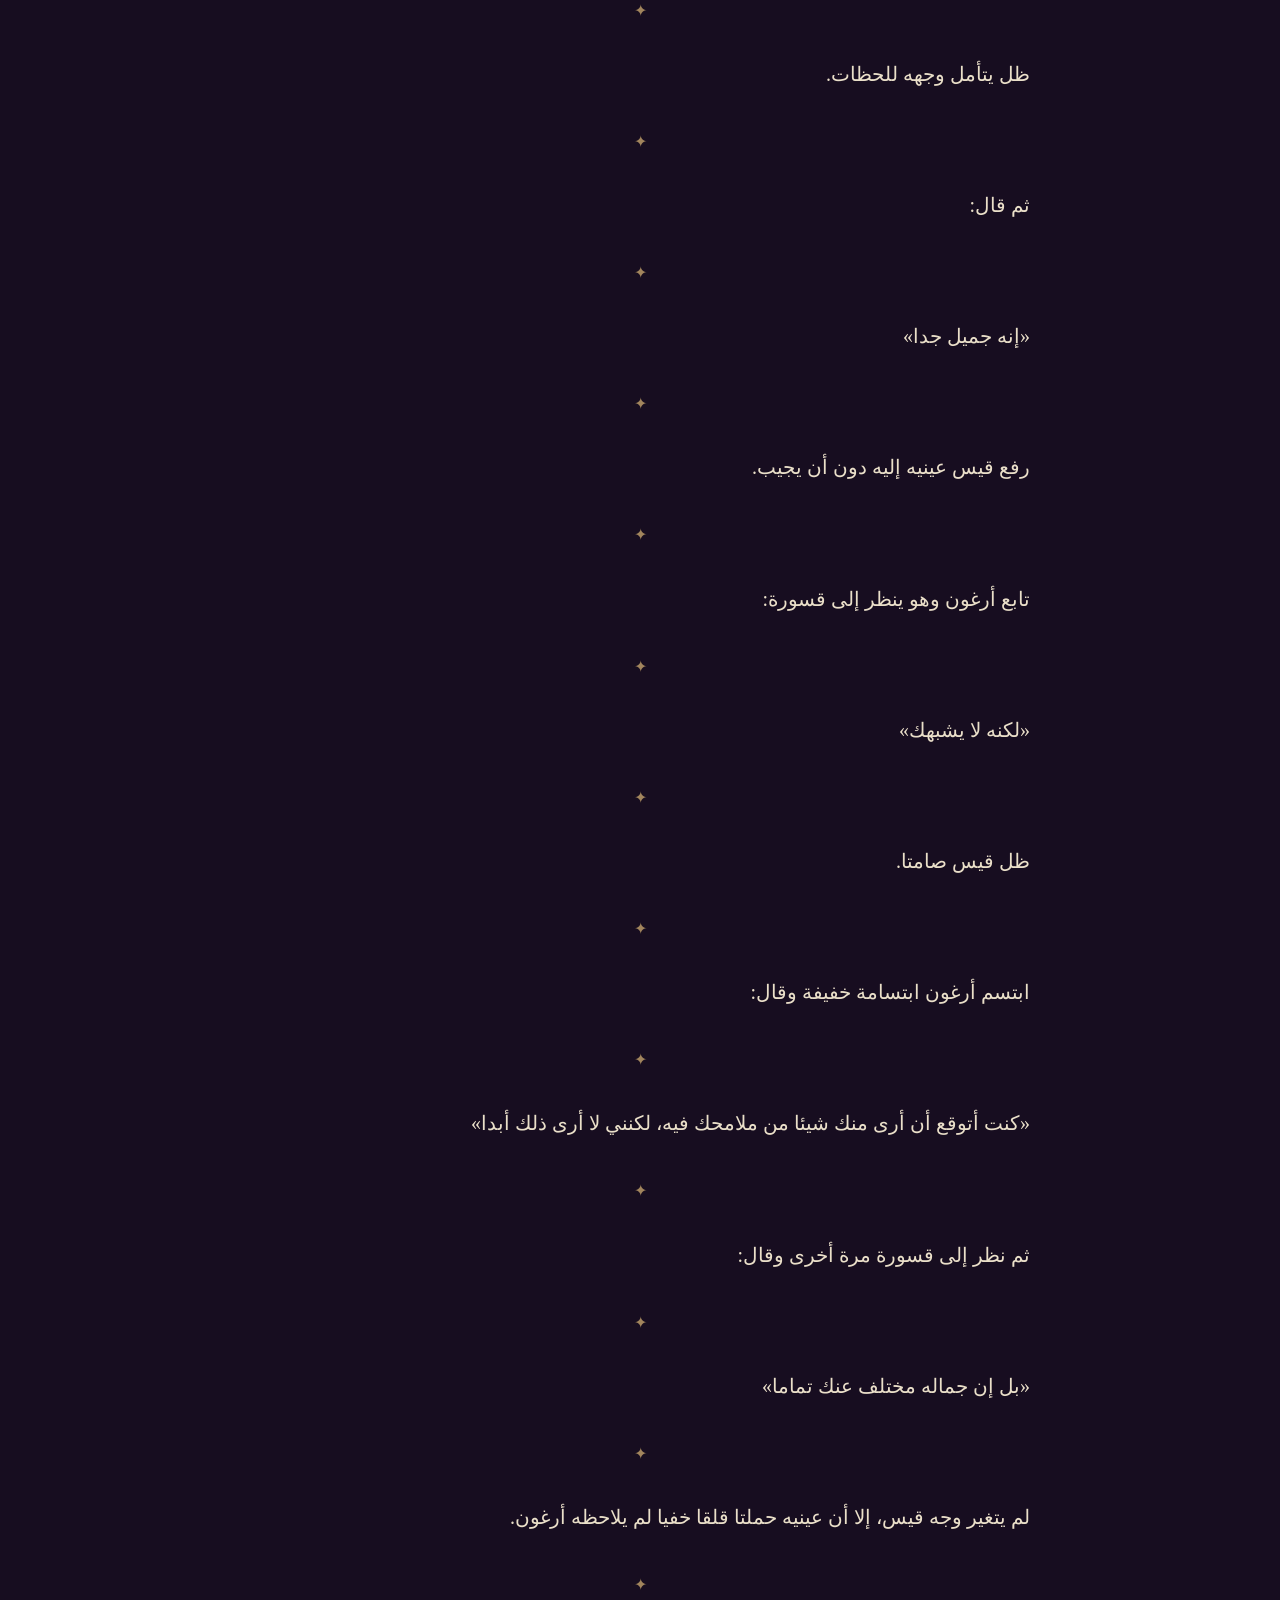
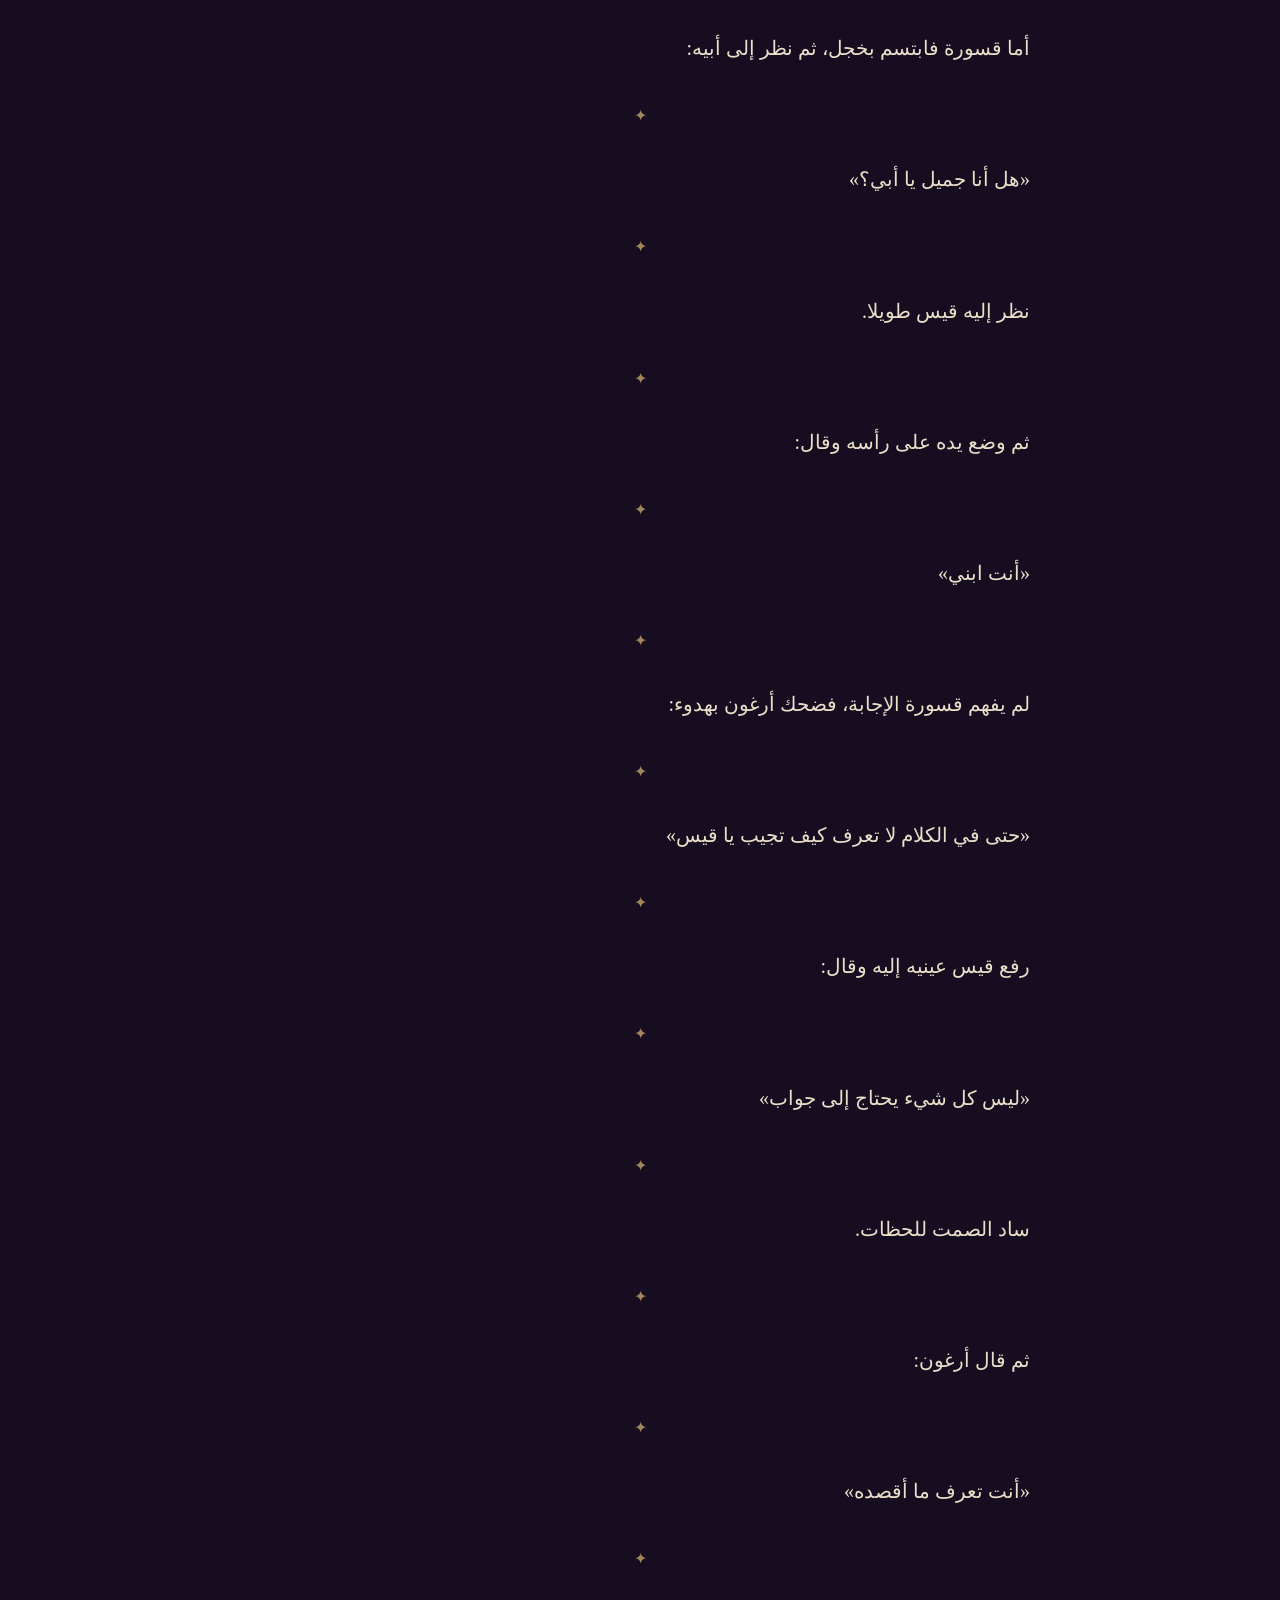
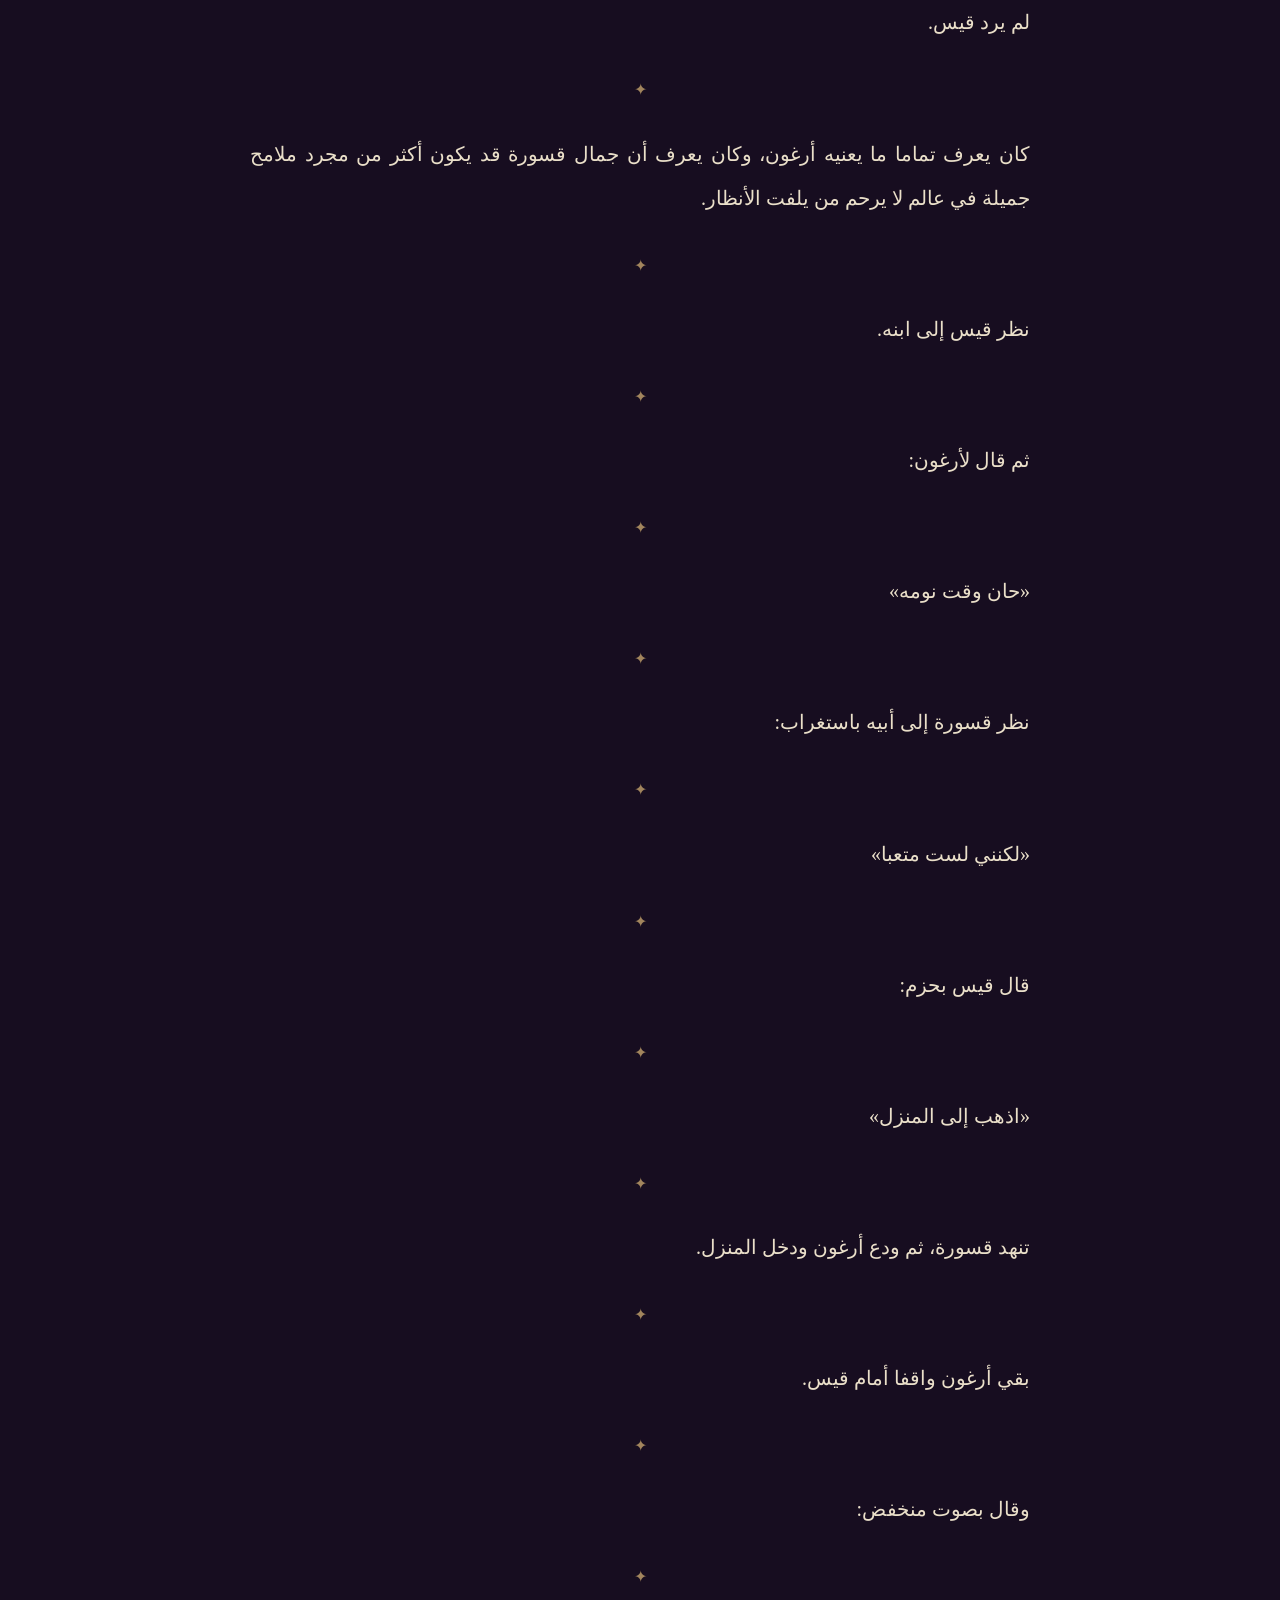
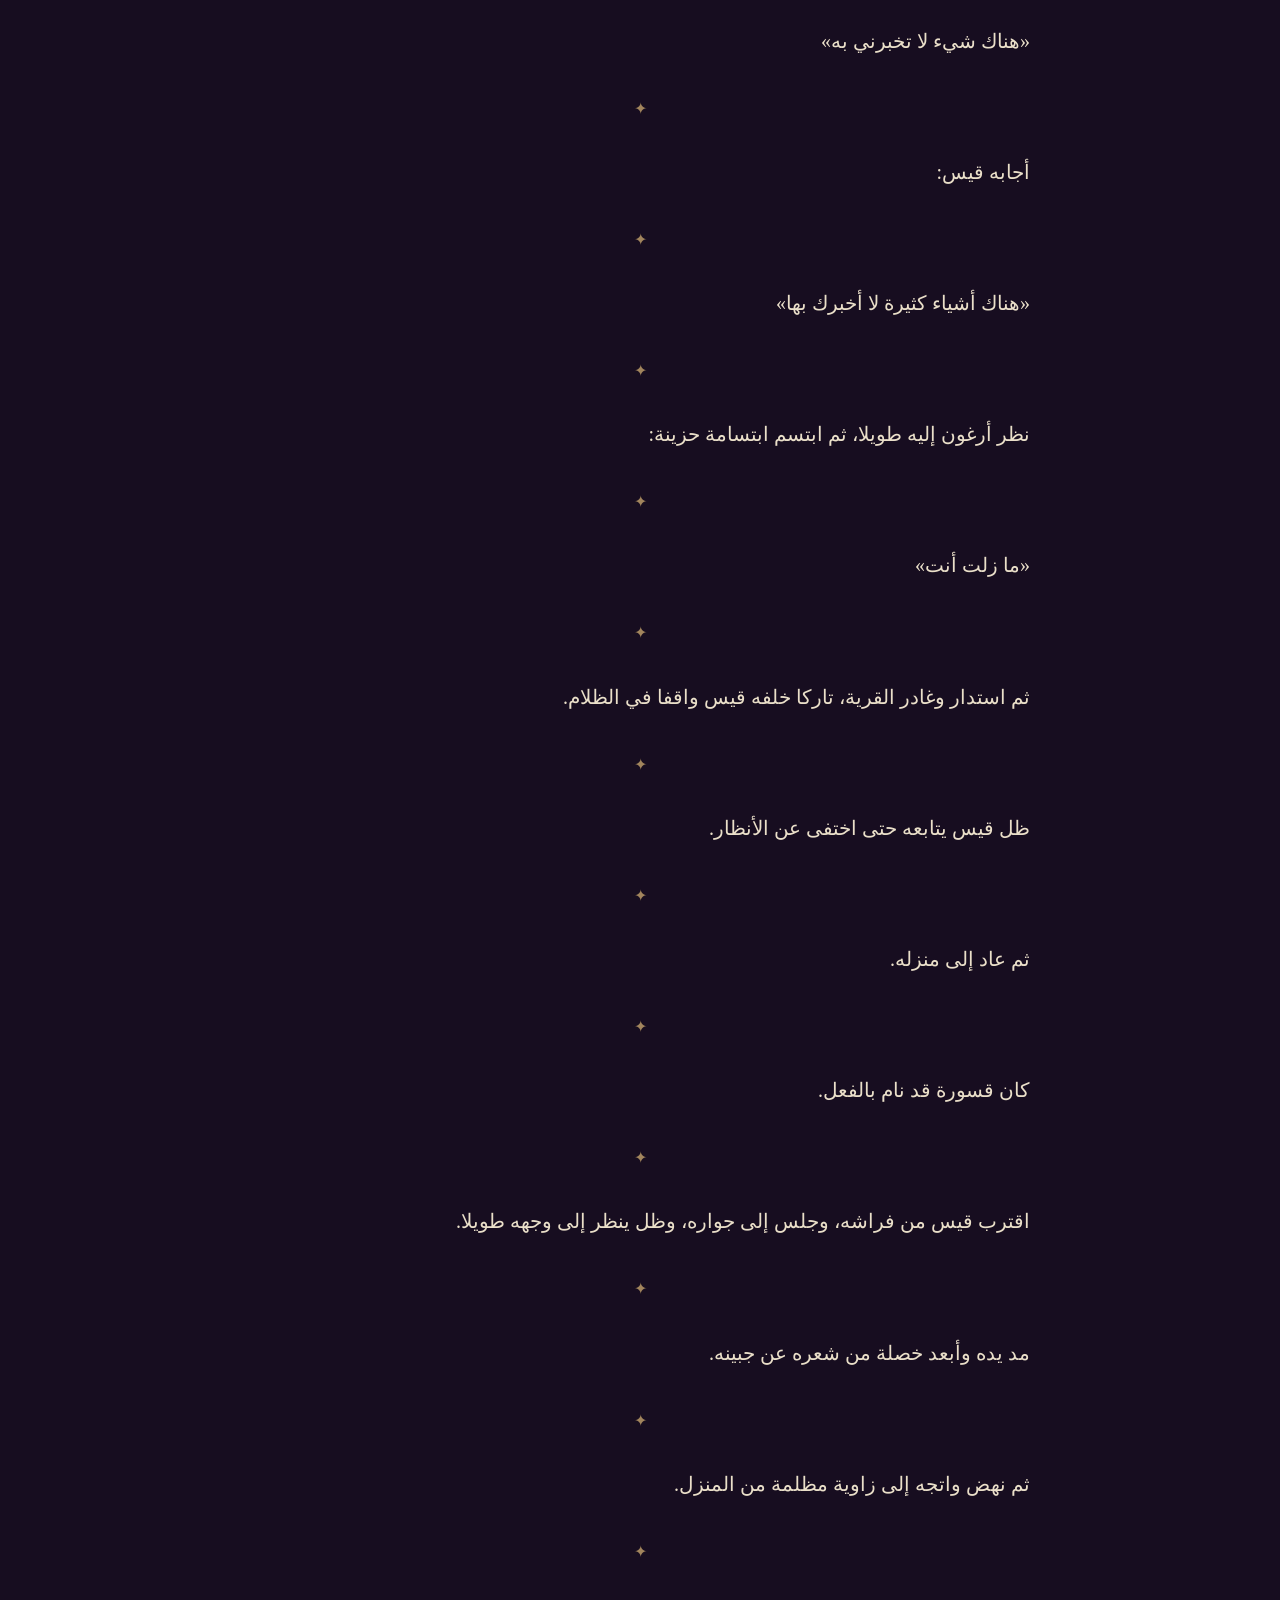
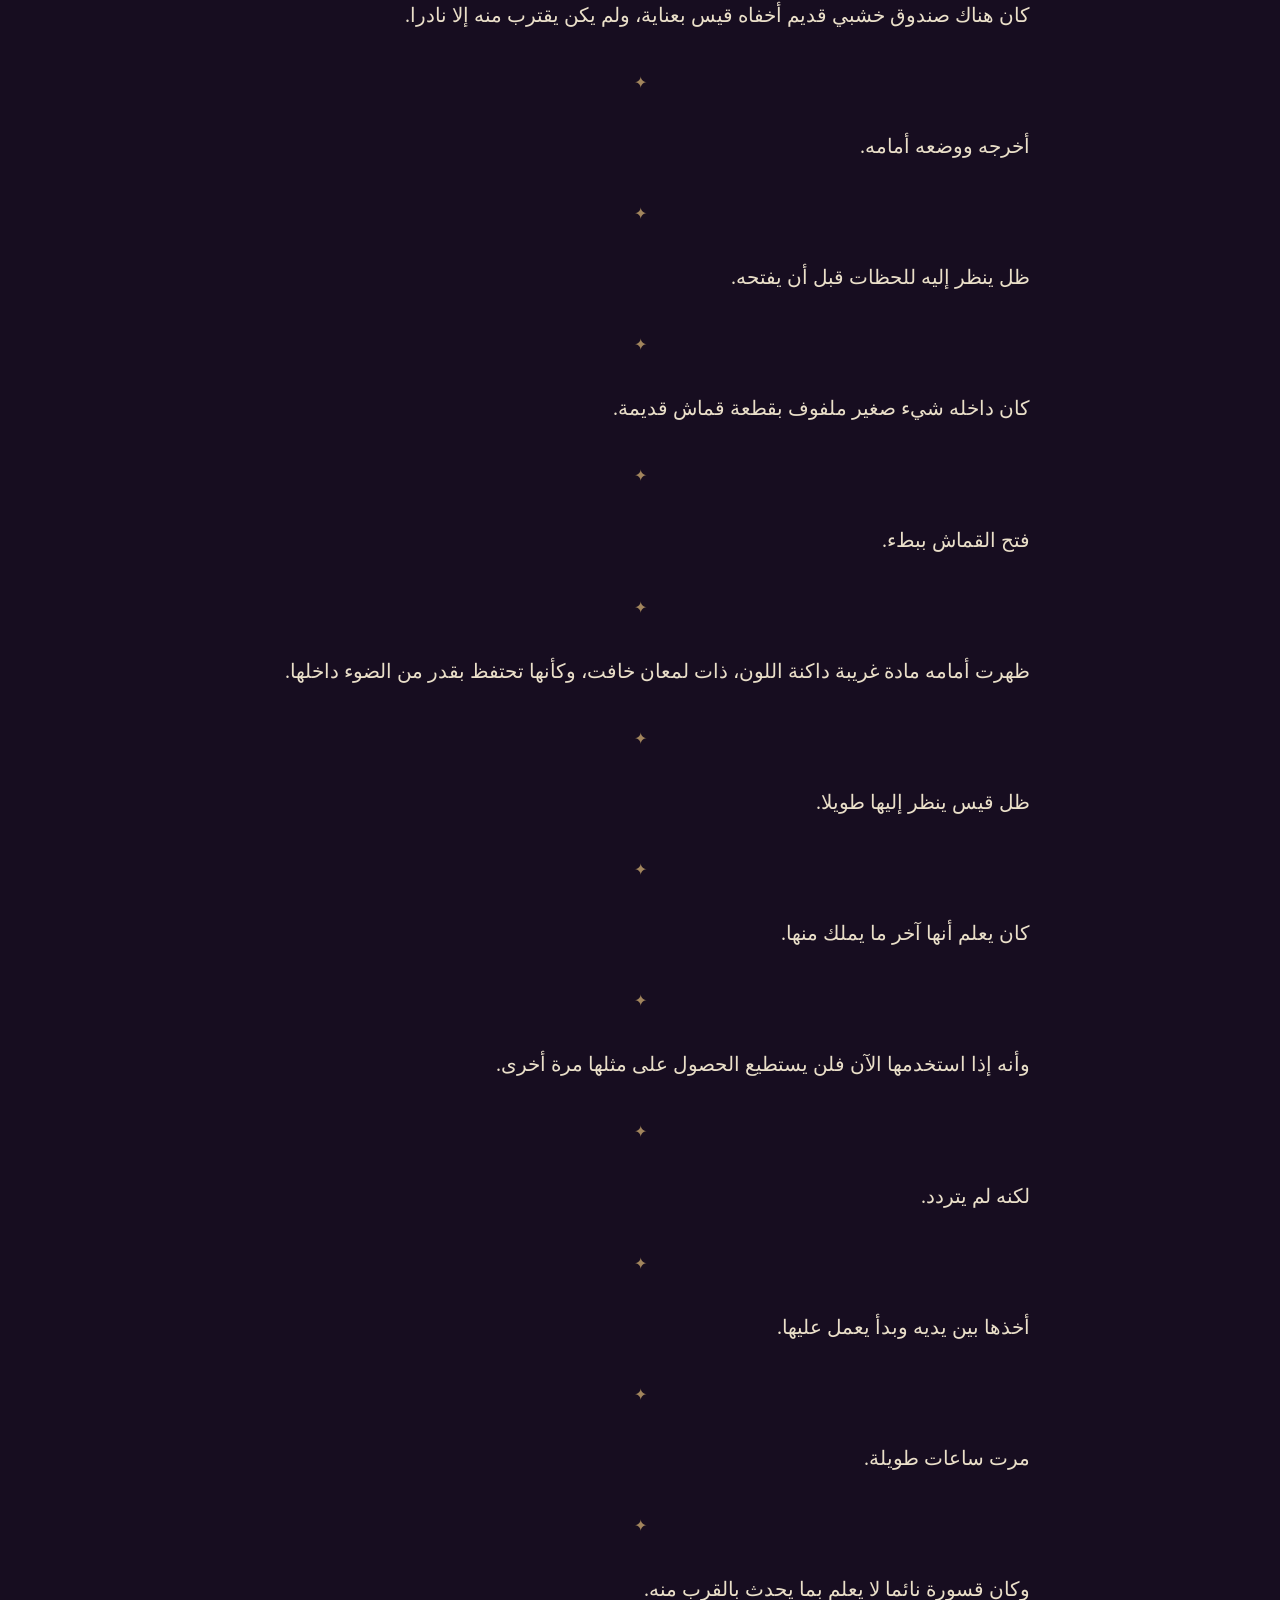
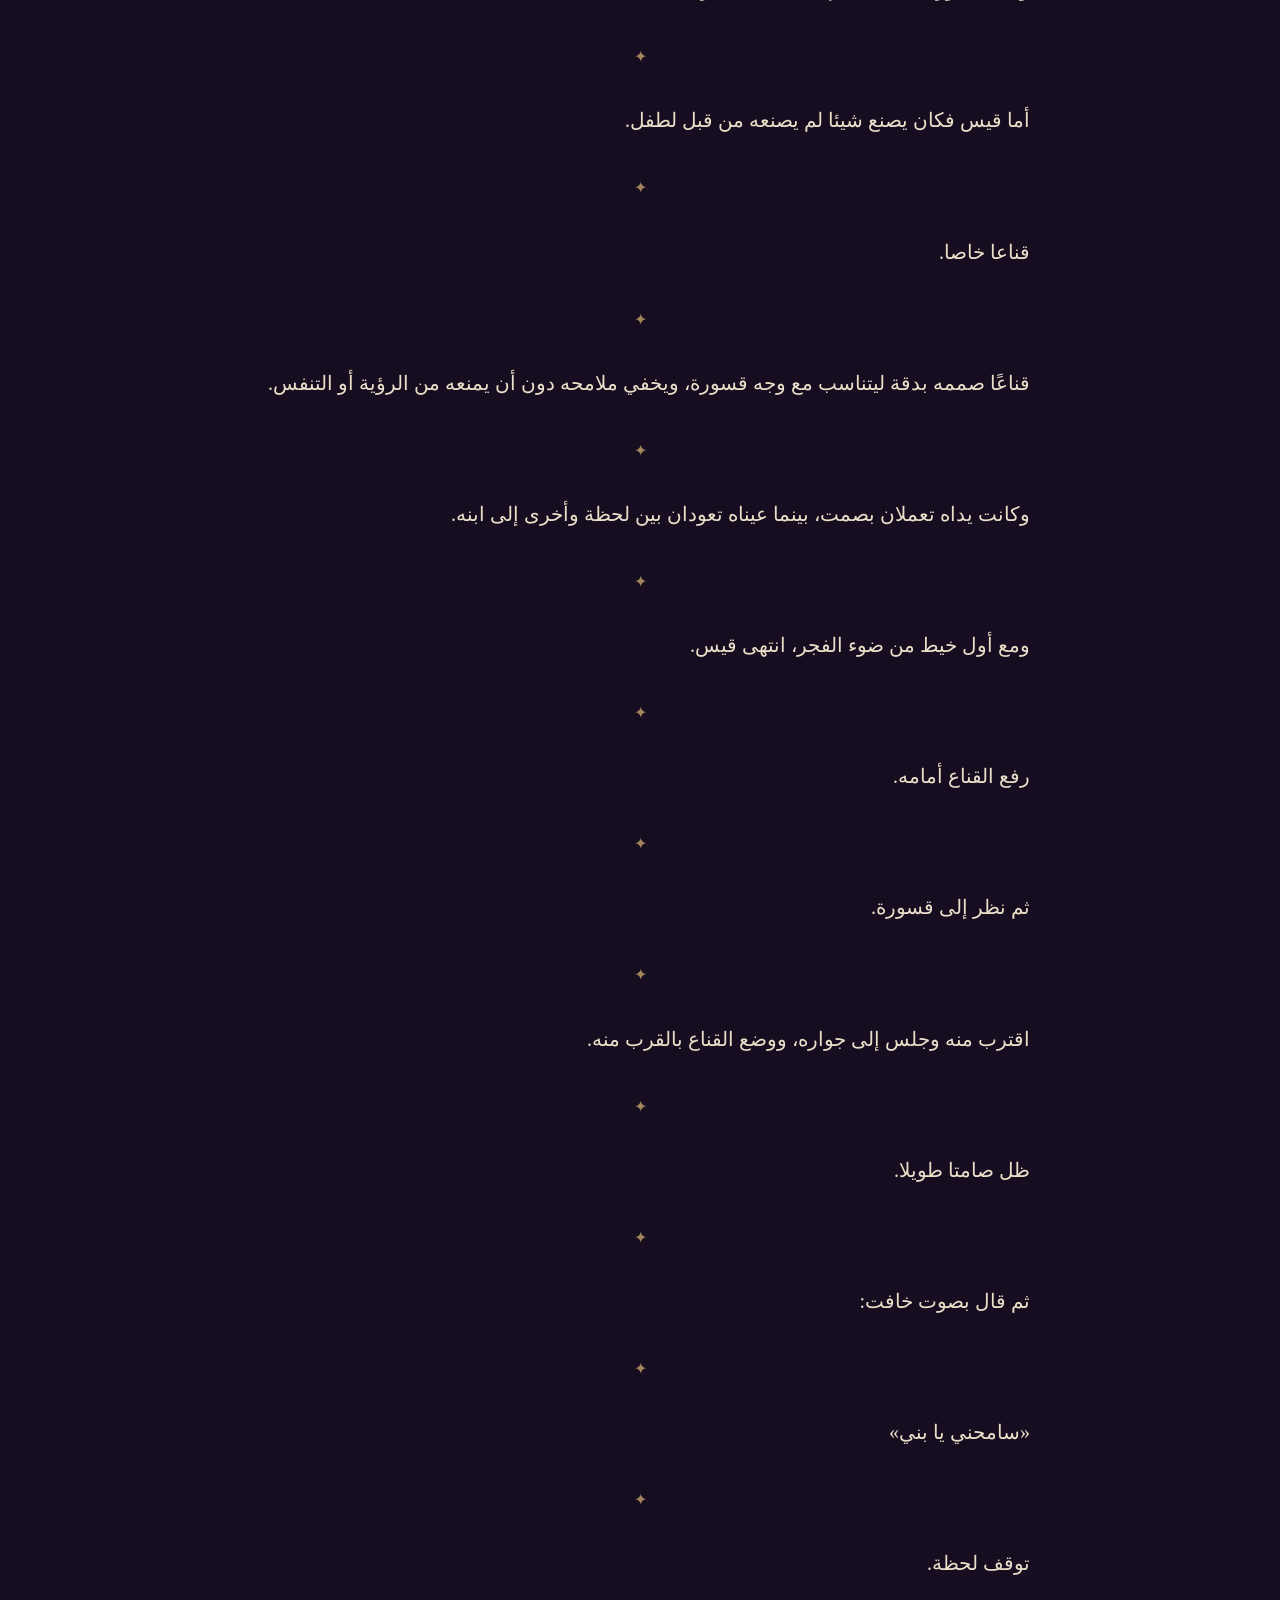
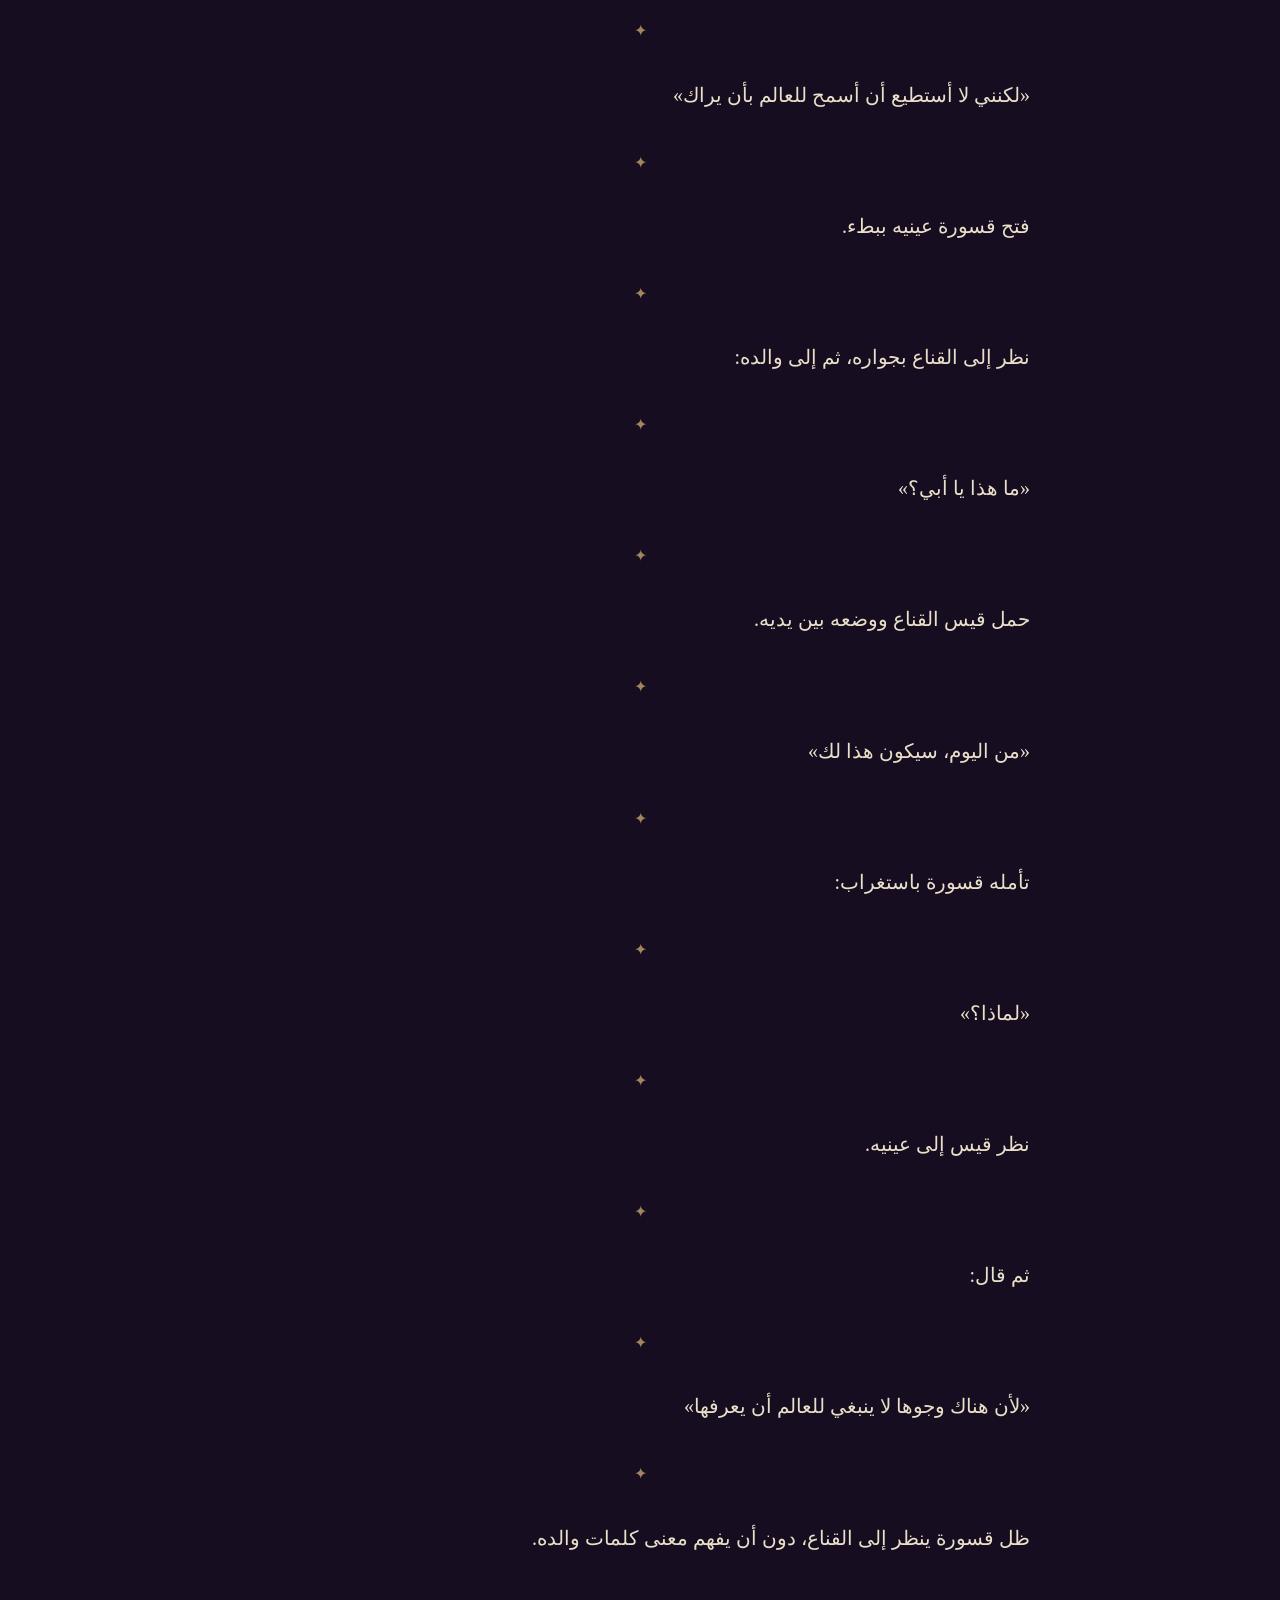
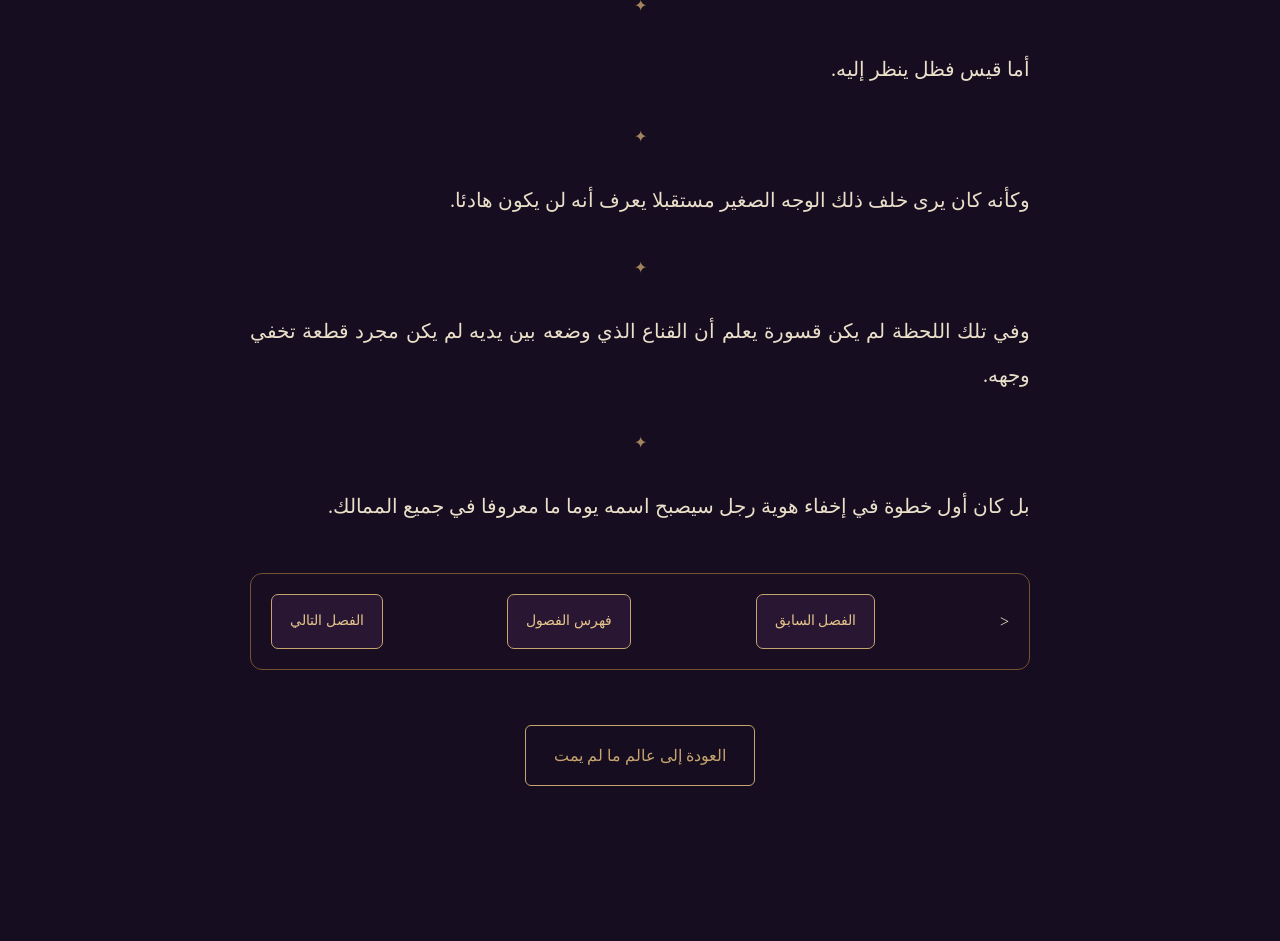
<file: chapters/chapter-07.html>
<!DOCTYPE html>
<html lang="ar" dir="rtl">
<head>
    <meta charset="UTF-8">
    <meta name="viewport" content="width=device-width, initial-scale=1.0">
    <title>وجه لا يشبه اباه | ما لم يمت</title>

    <style> 
/* Reading Toolbar */
.reading-tools {
    display: flex;
    align-items: center;
    justify-content: center;
    gap: 14px;
    width: fit-content;
    max-width: 92%;
    margin: 30px auto;
    padding: 12px 22px;
    background: linear-gradient(145deg, #24132e, #190d22);
    border: 1px solid #76502f;
    border-radius: 12px;
    box-shadow: 0 8px 25px #0005;
    color: #c5a46d;
}

.reading-tools span {
    font-size: 14px;
    color: #eadfc9;
}

.reading-tools button {
    background: #2b1935;
    color: #e5c58b;
    border: 1px solid #76502f;
    border-radius: 7px;
    padding: 9px 14px;
    font-family: inherit;
    font-size: 14px;
    cursor: pointer;
    transition: 0.3s ease;
}

.reading-tools button:hover {
    background: #c5a46d;
    color: #190d22;
    border-color: #e5c58b;
    transform: translateY(-2px);
}

@media (max-width: 600px) {
    .reading-tools {
        gap: 8px;
        padding: 10px;
    }

    .reading-tools button {
        padding: 8px 10px;
        font-size: 12px;
    }
}

        * {
            box-sizing: border-box;
        }

        body {
            margin: 0;
            background: #170d20;
            color: #eadfc9;
            font-family: serif;
            line-height: 2.2;
        }

        .reader-header {
            padding: 22px;
            background: #100817;
            border-bottom: 1px solid #c5a46d55;
            display: flex;
            justify-content: space-between;
            align-items: center;
        }

        .reader-header a {
            color: #c5a46d;
            text-decoration: none;
        }

        .reader {
            max-width: 850px;
            margin: 65px auto;
            padding: 35px;
        }

        .chapter-number {
            color: #c5a46d;
            text-align: center;
        }

        h1 {
            text-align: center;
            color: #e4c58d;
            font-size: 38px;
            margin-bottom: 45px;
        }

        .story-text {
            font-size: 20px;
            text-align: justify;
            white-space: normal;
        }

        .story-text p {
            margin-bottom: 25px;
        }

        .back-button {
            display: block;
            width: fit-content;
            margin: 55px auto;
            padding: 12px 28px;
            border: 1px solid #c5a46d;
            border-radius: 6px;
            color: #c5a46d;
            text-decoration: none;
        }

        @media (max-width: 600px) {
            .reader {
                padding: 22px;
                margin: 30px auto;
            }

            .story-text {
                font-size: 18px;
            }

            h1 {
                font-size: 30px;
            }
        }/* زخرفة عنوان الفصل */
.reader h1 {
    color: #e8c98b;
    font-size: 38px;
    text-align: center;
    margin: 35px 0 55px;
    text-shadow: 0 0 18px rgba(197, 157, 92, 0.2);
}

.reader h1::after {
    content: "";
    display: block;
    width: 90px;
    height: 2px;
    margin: 20px auto 0;
    background: linear-gradient(
        to right,
        transparent,
        #c5a46d,
        transparent
    );
}
 /* فواصل فقرات الرواية */
.story-text p + p::before {
    content: "✦";
    display: block;
    text-align: center;
    color: #c5a46d;
    font-size: 16px;
    margin: 24px auto;
    opacity: 0.8;
}

.story-text p {
    margin-bottom: 28px;
    line-height: 2.2;
} /* إطار عنوان الفصل */
.chapter-number {
    display: table;
    margin: 35px auto 25px;
    padding: 12px 35px;
    color: #d9b879;
    border-top: 1px solid #8f7047;
    border-bottom: 1px solid #8f7047;
    position: relative;
    letter-spacing: 1px;
}

.chapter-number::after {
    content: "✦";
    display: block;
    color: #c5a46d;
    font-size: 13px;
    margin-top: 8px;
} 
.chapter-navigation {
    display: flex;
    justify-content: space-between;
    align-items: center;
    gap: 12px;
    max-width: 850px;
    margin: 45px auto 25px;
    padding: 20px;
    background: #190d22;
    border: 1px solid #76502f;
    border-radius: 12px;
}

.chapter-navigation a,
.chapter-navigation button {
    padding: 11px 18px;
    border: 1px solid #c5a46d;
    border-radius: 7px;
    color: #e5c58b;
    background: #281633;
    text-decoration: none;
    font-family: inherit;
    font-size: 14px;
}

.chapter-navigation .nav-disabled {
    opacity: 0.4;
    cursor: not-allowed;
}

@media (max-width: 600px) {
    .chapter-navigation {
        padding: 12px 8px;
        gap: 6px;
    }

    .chapter-navigation a,
    .chapter-navigation button {
        padding: 9px 8px;
        font-size: 12px;
    }
}
 </style>
</head>

<body>

<header class="reader-header">
    <a href="../qaswara.html">العودة إلى الرواية</a>
    <span>ما لم يمت</span>
</header>

<div class="reading-tools">
    <button id="decrease-font">A-</button>
    <span>حجم الخط</span>
    <button id="increase-font">A+</button>
    <button id="reset-font">إعادة الضبط</button>
</div>

<main class="reader">

    <div class="chapter-number">الفصل السابع (7)</div>

    <h1>وجه لا يشبه اباه</h1>

    <article class="story-text"> 

<div class="story-text">

<p>ظل قيس واقفا أمام أرغون دون أن يجيب عن سؤاله، بينما كان قسورة يقترب منهما بخطوات هادئة وقد بدت على وجهه علامات الفضول. لم يكن يفهم سبب وقوف ذلك الرجل الغريب مع والده في هذا الوقت المتأخر من الليل، ولا سبب نظراته الطويلة نحوه.</p>

<p>تقدم قسورة حتى وقف بجوار أبيه، ثم نظر إلى أرغون وقال:</p>
<p>«من هذا الرجل يا أبي؟»</p>

<p>نظر قيس إلى ابنه للحظات، ثم قال:</p>
<p>«صديق قديم»</p>

<p>لم يبد على قسورة الاقتناع، لكنه لم يجادل. أما أرغون فظل صامتا وهو يتأمل وجه الطفل، وكأن شيئا ما في ملامحه قد شغله عن كل ما حوله.</p>

<p>اقترب منه قليلًا، ثم انحنى حتى أصبح في مستوى عينيه.</p>
<p>ظل يتأمل وجهه للحظات.</p>
<p>ثم قال:</p>
<p>«إنه جميل جدا»</p>

<p>رفع قيس عينيه إليه دون أن يجيب.</p>
<p>تابع أرغون وهو ينظر إلى قسورة:</p>
<p>«لكنه لا يشبهك»</p>

<p>ظل قيس صامتا.</p>
<p>ابتسم أرغون ابتسامة خفيفة وقال:</p>
<p>«كنت أتوقع أن أرى منك شيئا من ملامحك فيه، لكنني لا أرى ذلك أبدا»</p>

<p>ثم نظر إلى قسورة مرة أخرى وقال:</p>
<p>«بل إن جماله مختلف عنك تماما»</p>

<p>لم يتغير وجه قيس، إلا أن عينيه حملتا قلقا خفيا لم يلاحظه أرغون.</p>
<p>أما قسورة فابتسم بخجل، ثم نظر إلى أبيه:</p>
<p>«هل أنا جميل يا أبي؟»</p>

<p>نظر إليه قيس طويلا.</p>
<p>ثم وضع يده على رأسه وقال:</p>
<p>«أنت ابني»</p>

<p>لم يفهم قسورة الإجابة، فضحك أرغون بهدوء:</p>
<p>«حتى في الكلام لا تعرف كيف تجيب يا قيس»</p>

<p>رفع قيس عينيه إليه وقال:</p>
<p>«ليس كل شيء يحتاج إلى جواب»</p>

<p>ساد الصمت للحظات.</p>
<p>ثم قال أرغون:</p>
<p>«أنت تعرف ما أقصده»</p>

<p>لم يرد قيس.</p>
<p>كان يعرف تماما ما يعنيه أرغون، وكان يعرف أن جمال قسورة قد يكون أكثر من مجرد ملامح جميلة في عالم لا يرحم من يلفت الأنظار.</p>

<p>نظر قيس إلى ابنه.</p>
<p>ثم قال لأرغون:</p>
<p>«حان وقت نومه»</p>

<p>نظر قسورة إلى أبيه باستغراب:</p>
<p>«لكنني لست متعبا»</p>

<p>قال قيس بحزم:</p>
<p>«اذهب إلى المنزل»</p>

<p>تنهد قسورة، ثم ودع أرغون ودخل المنزل.</p>
<p>بقي أرغون واقفا أمام قيس.</p>
<p>وقال بصوت منخفض:</p>
<p>«هناك شيء لا تخبرني به»</p>

<p>أجابه قيس:</p>
<p>«هناك أشياء كثيرة لا أخبرك بها»</p>

<p>نظر أرغون إليه طويلا، ثم ابتسم ابتسامة حزينة:</p>
<p>«ما زلت أنت»</p>

<p>ثم استدار وغادر القرية، تاركا خلفه قيس واقفا في الظلام.</p>
<p>ظل قيس يتابعه حتى اختفى عن الأنظار.</p>
<p>ثم عاد إلى منزله.</p>

<p>كان قسورة قد نام بالفعل.</p>
<p>اقترب قيس من فراشه، وجلس إلى جواره، وظل ينظر إلى وجهه طويلا.</p>
<p>مد يده وأبعد خصلة من شعره عن جبينه.</p>

<p>ثم نهض واتجه إلى زاوية مظلمة من المنزل.</p>
<p>كان هناك صندوق خشبي قديم أخفاه قيس بعناية، ولم يكن يقترب منه إلا نادرا.</p>
<p>أخرجه ووضعه أمامه.</p>
<p>ظل ينظر إليه للحظات قبل أن يفتحه.</p>

<p>كان داخله شيء صغير ملفوف بقطعة قماش قديمة.</p>
<p>فتح القماش ببطء.</p>
<p>ظهرت أمامه مادة غريبة داكنة اللون، ذات لمعان خافت، وكأنها تحتفظ بقدر من الضوء داخلها.</p>

<p>ظل قيس ينظر إليها طويلا.</p>
<p>كان يعلم أنها آخر ما يملك منها.</p>
<p>وأنه إذا استخدمها الآن فلن يستطيع الحصول على مثلها مرة أخرى.</p>
<p>لكنه لم يتردد.</p>

<p>أخذها بين يديه وبدأ يعمل عليها.</p>
<p>مرت ساعات طويلة.</p>
<p>وكان قسورة نائما لا يعلم بما يحدث بالقرب منه.</p>

<p>أما قيس فكان يصنع شيئا لم يصنعه من قبل لطفل.</p>
<p>قناعا خاصا.</p>
<p>قناعًا صممه بدقة ليتناسب مع وجه قسورة، ويخفي ملامحه دون أن يمنعه من الرؤية أو التنفس.</p>

<p>وكانت يداه تعملان بصمت، بينما عيناه تعودان بين لحظة وأخرى إلى ابنه.</p>
<p>ومع أول خيط من ضوء الفجر، انتهى قيس.</p>
<p>رفع القناع أمامه.</p>
<p>ثم نظر إلى قسورة.</p>

<p>اقترب منه وجلس إلى جواره، ووضع القناع بالقرب منه.</p>
<p>ظل صامتا طويلا.</p>
<p>ثم قال بصوت خافت:</p>
<p>«سامحني يا بني»</p>

<p>توقف لحظة.</p>
<p>«لكنني لا أستطيع أن أسمح للعالم بأن يراك»</p>

<p>فتح قسورة عينيه ببطء.</p>
<p>نظر إلى القناع بجواره، ثم إلى والده:</p>
<p>«ما هذا يا أبي؟»</p>

<p>حمل قيس القناع ووضعه بين يديه.</p>
<p>«من اليوم، سيكون هذا لك»</p>

<p>تأمله قسورة باستغراب:</p>
<p>«لماذا؟»</p>

<p>نظر قيس إلى عينيه.</p>
<p>ثم قال:</p>
<p>«لأن هناك وجوها لا ينبغي للعالم أن يعرفها»</p>

<p>ظل قسورة ينظر إلى القناع، دون أن يفهم معنى كلمات والده.</p>
<p>أما قيس فظل ينظر إليه.</p>
<p>وكأنه كان يرى خلف ذلك الوجه الصغير مستقبلا يعرف أنه لن يكون هادئا.</p>

<p>وفي تلك اللحظة لم يكن قسورة يعلم أن القناع الذي وضعه بين يديه لم يكن مجرد قطعة تخفي وجهه.</p>
<p>بل كان أول خطوة في إخفاء هوية رجل سيصبح اسمه يوما ما معروفا في جميع الممالك.</p>

</div>

    </article>

<nav class="chapter-navigation">
    <<a href="chapter-06.html">
    الفصل السابق
</a>

    <a href="../qaswara.html">
        فهرس الفصول
    </a>

    <a href="../coming-soon.html">
    الفصل التالي
</a>
</nav>

    <a class="back-button" href="../qaswara.html">
        العودة إلى عالم ما لم يمت
    </a>

</main>
<script>
const storyText = document.querySelector(".story-text");

let fontSize = 18;

document.getElementById("increase-font").onclick = function() {
    fontSize += 2;
    storyText.style.fontSize = fontSize + "px";
};

document.getElementById("decrease-font").onclick = function() {
    if (fontSize > 12) {
        fontSize -= 2;
        storyText.style.fontSize = fontSize + "px";
    }
};

document.getElementById("reset-font").onclick = function() {
    fontSize = 18;
    storyText.style.fontSize = fontSize + "px";
};
</script>
</body>
</html>
</file>
<file: qaswara.css>
@import url('https://fonts.googleapis.com/css2?family=Cairo:wght@400;500;600;700;800&family=Amiri:wght@400;700&display=swap');

:root {
    --bg: #100817;
    --purple: #281333;
    --gold: #c5a46d;
    --cream: #f2e6cf;
    --muted: #b9a9c2;
}

* {
    margin: 0;
    padding: 0;
    box-sizing: border-box;
}

html {
    scroll-behavior: smooth;
}

body {
    background: var(--bg);
    color: var(--cream);
    font-family: 'Cairo', sans-serif;
}

.top-bar {
    height: 75px;
    padding: 0 7%;
    display: flex;
    align-items: center;
    justify-content: space-between;
    border-bottom: 1px solid #c5a46d33;
    background: #100817;
}

.brand {
    color: var(--gold);
    font-family: 'Amiri', serif;
    font-size: 25px;
}

.back-link {
    color: var(--muted);
    text-decoration: none;
    font-size: 14px;
}

.hero {
    min-height: 620px;
    padding: 65px 10%;
    display: flex;
    align-items: center;
    justify-content: space-between;
    gap: 50px;
    background:
        linear-gradient(90deg, #100817 5%, #100817dd 55%, #10081788),
        url("hero-bg.png") center/cover no-repeat;
}

.hero-content {
    max-width: 550px;
}

.eyebrow {
    color: var(--gold);
    letter-spacing: 3px;
}

.hero h1 {
    font-family: 'Amiri', serif;
    font-size: clamp(65px, 10vw, 110px);
    color: var(--gold);
    margin: 15px 0;
}

.hero p {
    color: var(--muted);
    font-size: 18px;
    line-height: 2;
    margin-bottom: 30px;
}

.main-button {
    display: inline-block;
    padding: 13px 28px;
    border: 1px solid var(--gold);
    border-radius: 5px;
    color: var(--gold);
    text-decoration: none;
    transition: 0.3s;
}

.main-button:hover {
    background: var(--gold);
    color: var(--bg);
}

.cover-frame {
    width: 290px;
    flex-shrink: 0;
    border: 1px solid var(--gold);
    border-radius: 8px;
    overflow: hidden;
    box-shadow: 0 15px 60px #0009;
}

.cover-frame img {
    display: block;
    width: 100%;
    height: auto;
}

.story-intro {
    text-align: center;
    padding: 100px 20px;
    background: var(--purple);
}

.story-intro span {
    color: var(--gold);
}

.story-intro h2 {
    font-family: 'Amiri', serif;
    font-size: 42px;
    margin: 15px 0;
}

.story-intro p {
    color: var(--muted);
    line-height: 2;
}

@media (max-width: 700px) {
    .hero {
        flex-direction: column-reverse;
        text-align: center;
        padding: 50px 7%;
    }

    .cover-frame {
        width: min(260px, 80%);
    }

    .hero p {
        font-size: 15px;
    }
}

.novel-nav {
    display: flex;
    justify-content: center;
    align-items: center;
    flex-wrap: wrap;
    gap: 35px;
    padding: 20px;
    background: #190d22;
    border-bottom: 1px solid #c5a46d55;
}

.novel-nav a {
    color: #c5a46d;
    text-decoration: none;
    font-size: 15px;
    transition: 0.3s;
}

.novel-nav a:hover {
    color: #fff0c9;
    transform: translateY(-3px);
}

@media (max-width: 600px) {
    .novel-nav {
        gap: 18px;
    }

    .novel-nav a {
        font-size: 13px;
    }
}

.novel-nav {
    display: flex;
    justify-content: center;
    align-items: center;
    flex-wrap: wrap;
    gap: 35px;
    padding: 18px 20px;
    background: #190d22;
    border-bottom: 1px solid #c5a46d55;
    position: relative;
    z-index: 5;
}

.novel-nav a {
    color: #c5a46d;
    text-decoration: none;
    font-size: 15px;
    transition: 0.3s;
}

.novel-nav a:hover {
    color: #fff0c9;
    transform: translateY(-3px);
}

@media (max-width: 600px) {
    .novel-nav {
        gap: 16px;
    }

    .novel-nav a {
        font-size: 13px;
    }
}

/* Chapters Section */
.chapters-section {
    padding: 90px 7%;
    background: #12091a;
    text-align: center;
    direction: rtl;
}

.chapters-section > span {
    color: #c5a46d;
    font-size: 15px;
}

.chapters-section h2 {
    color: #f5dfb5;
    font-family: 'Amiri', serif;
    font-size: 36px;
    margin: 15px 0 40px;
}

.chapter-card {
    max-width: 650px;
    margin: 0 auto;
    padding: 35px;
    background: linear-gradient(145deg, #24132e, #190d22);
    border: 1px solid #76502f;
    border-radius: 14px;
    box-shadow: 0 12px 35px #0008;
    transition: 0.3s ease;
}

.chapter-card:hover {
    transform: translateY(-6px);
    border-color: #c5a46d;
    box-shadow: 0 15px 40px #000a;
}

.chapter-card span {
    color: #c5a46d;
    font-size: 14px;
}

.chapter-card h3 {
    color: #f5dfb5;
    font-size: 27px;
    margin: 15px 0 25px;
}

.chapter-card a {
    display: inline-block;
    padding: 12px 30px;
    color: #190d22;
    background: #c5a46d;
    border-radius: 7px;
    text-decoration: none;
    transition: 0.3s;
}

.chapter-card a:hover {
    background: #f5dfb5;
    transform: scale(1.04);
}

@media (max-width: 600px) {
    .chapters-section {
        padding: 60px 20px;
    }

    .chapter-card {
        padding: 25px 18px;
    }
}
</file>
